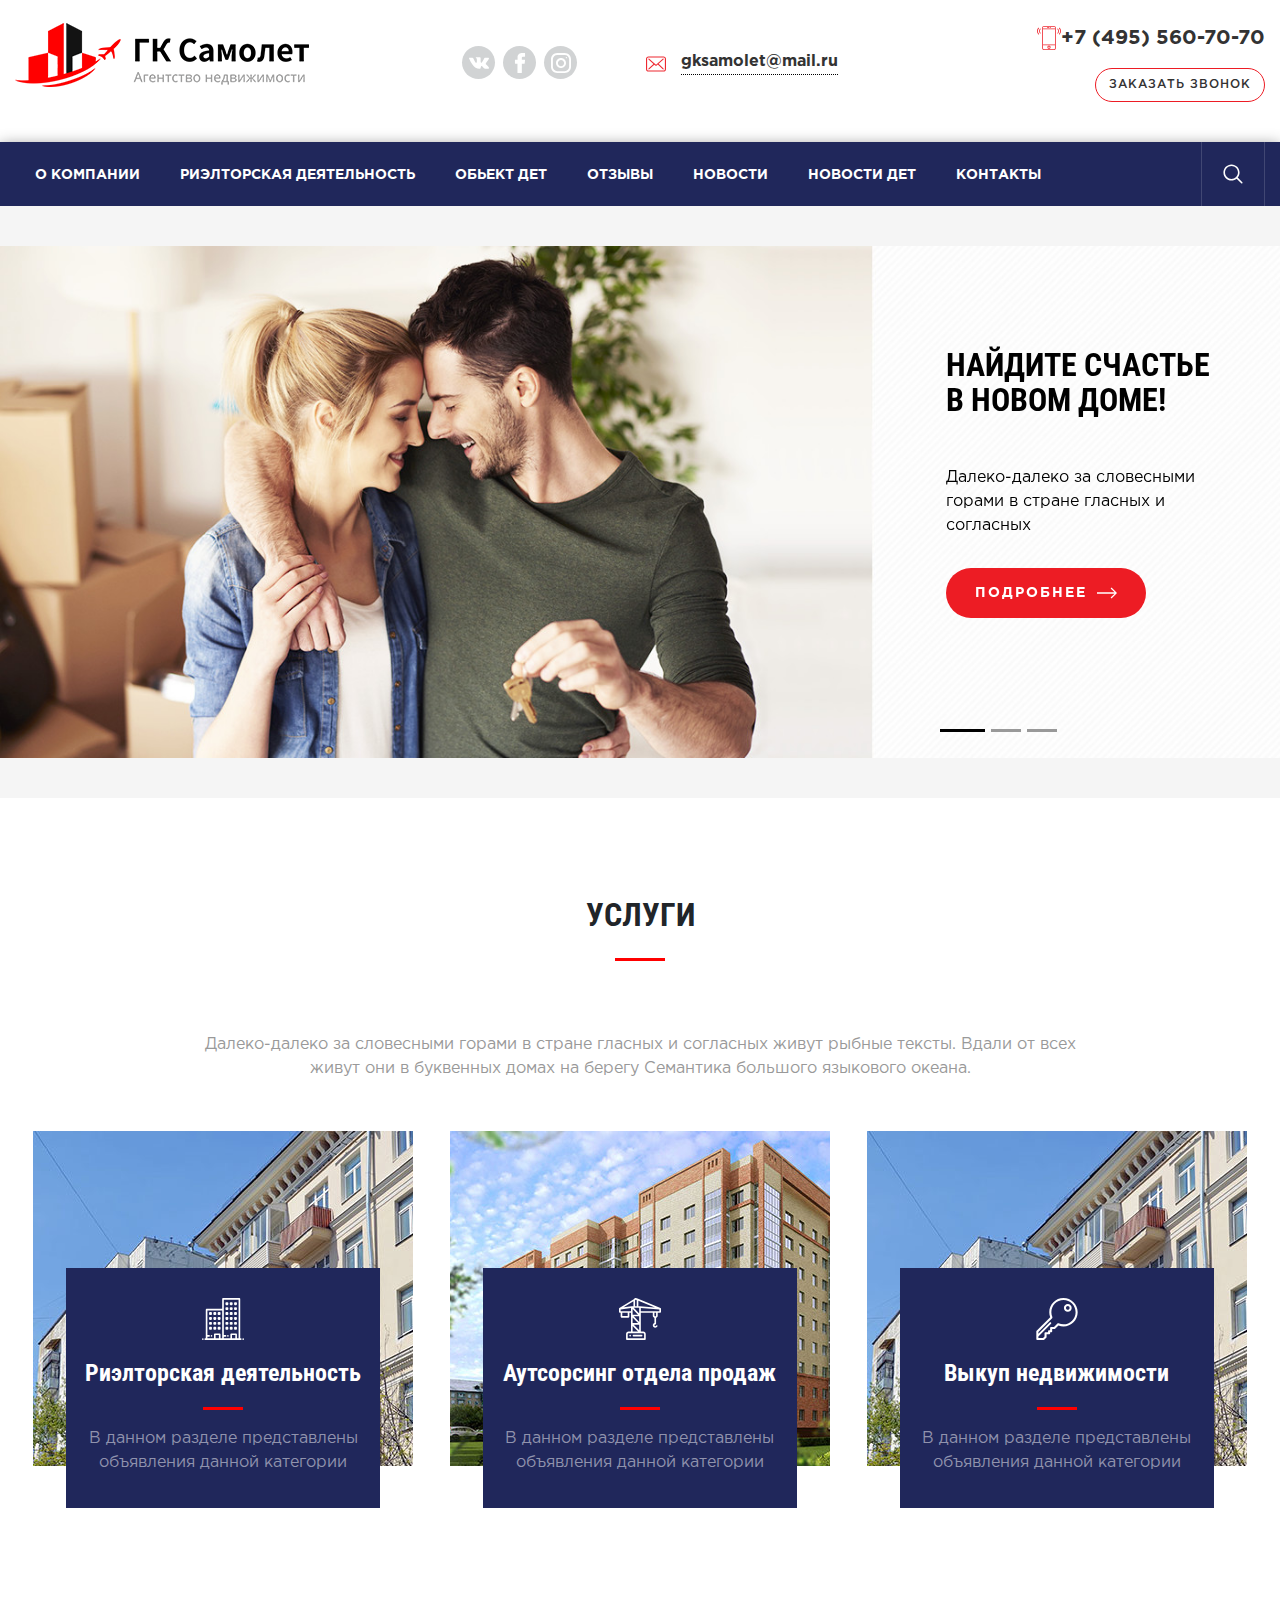
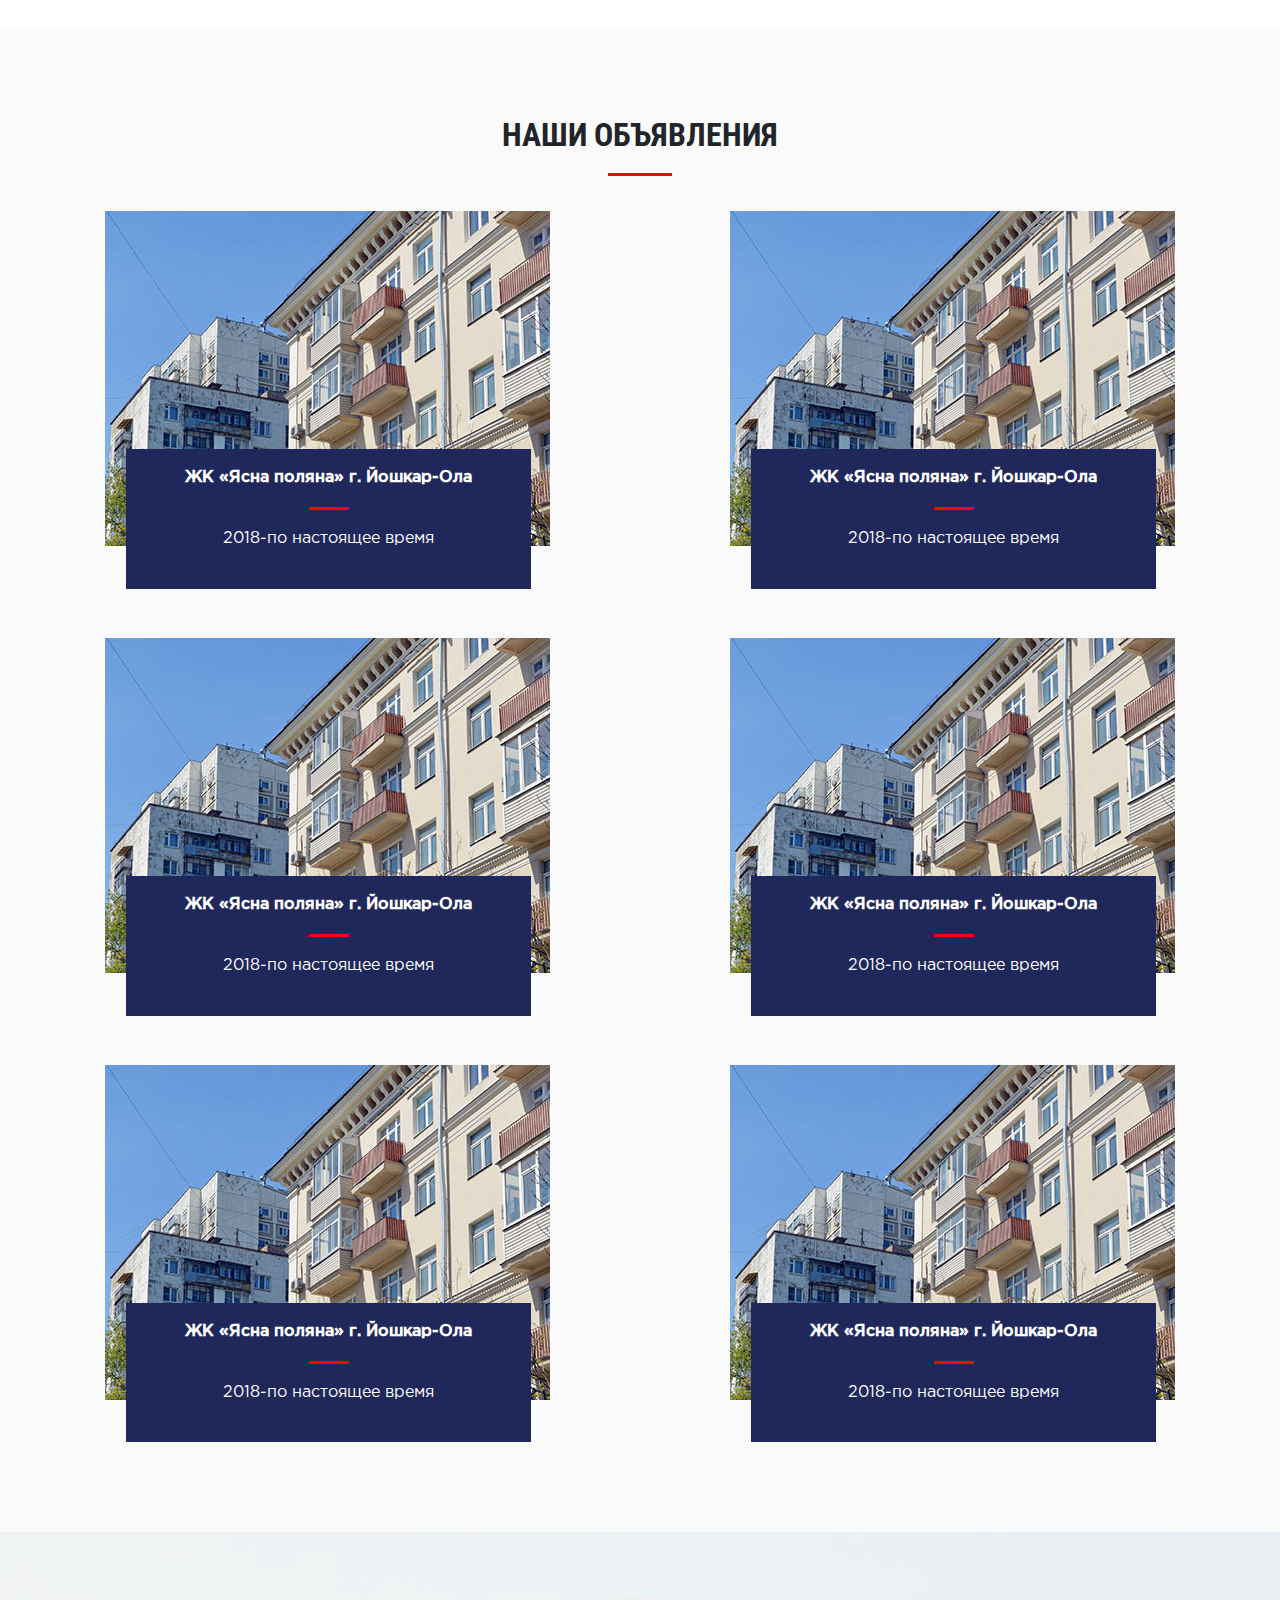
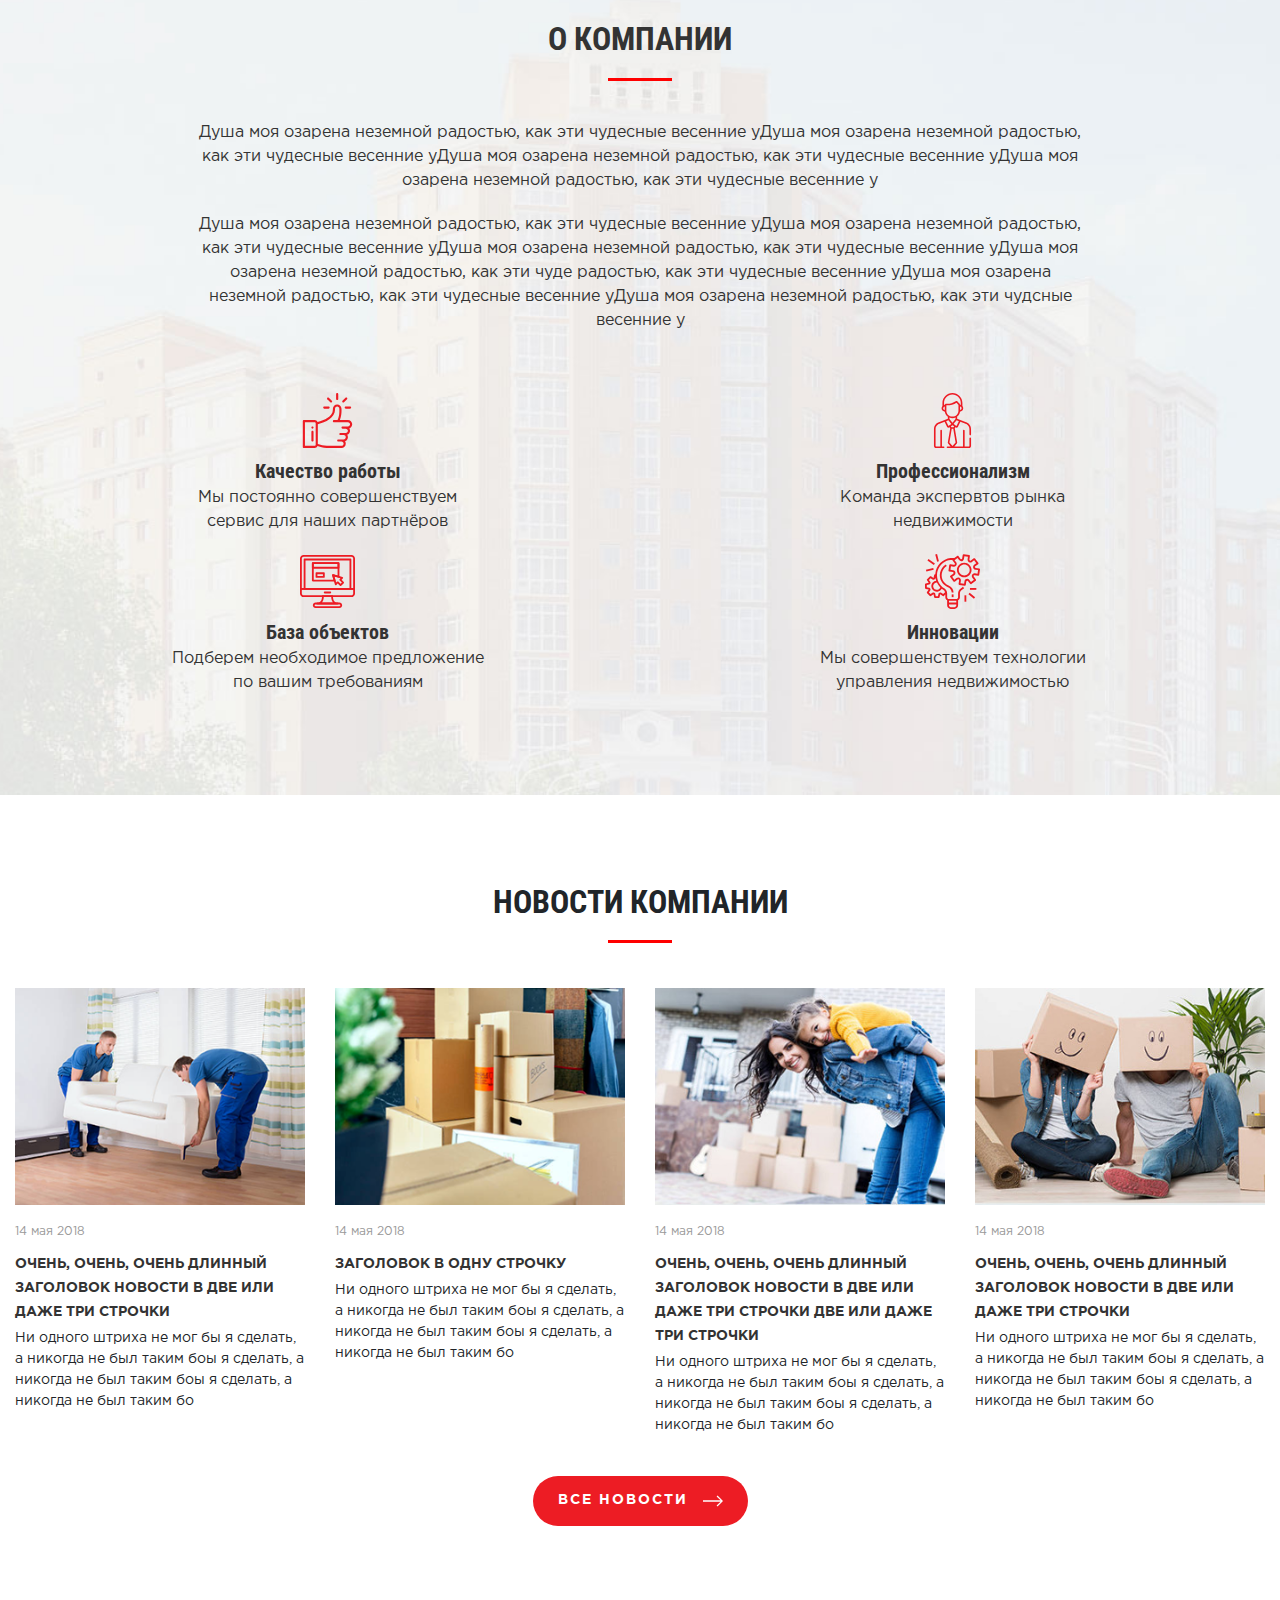
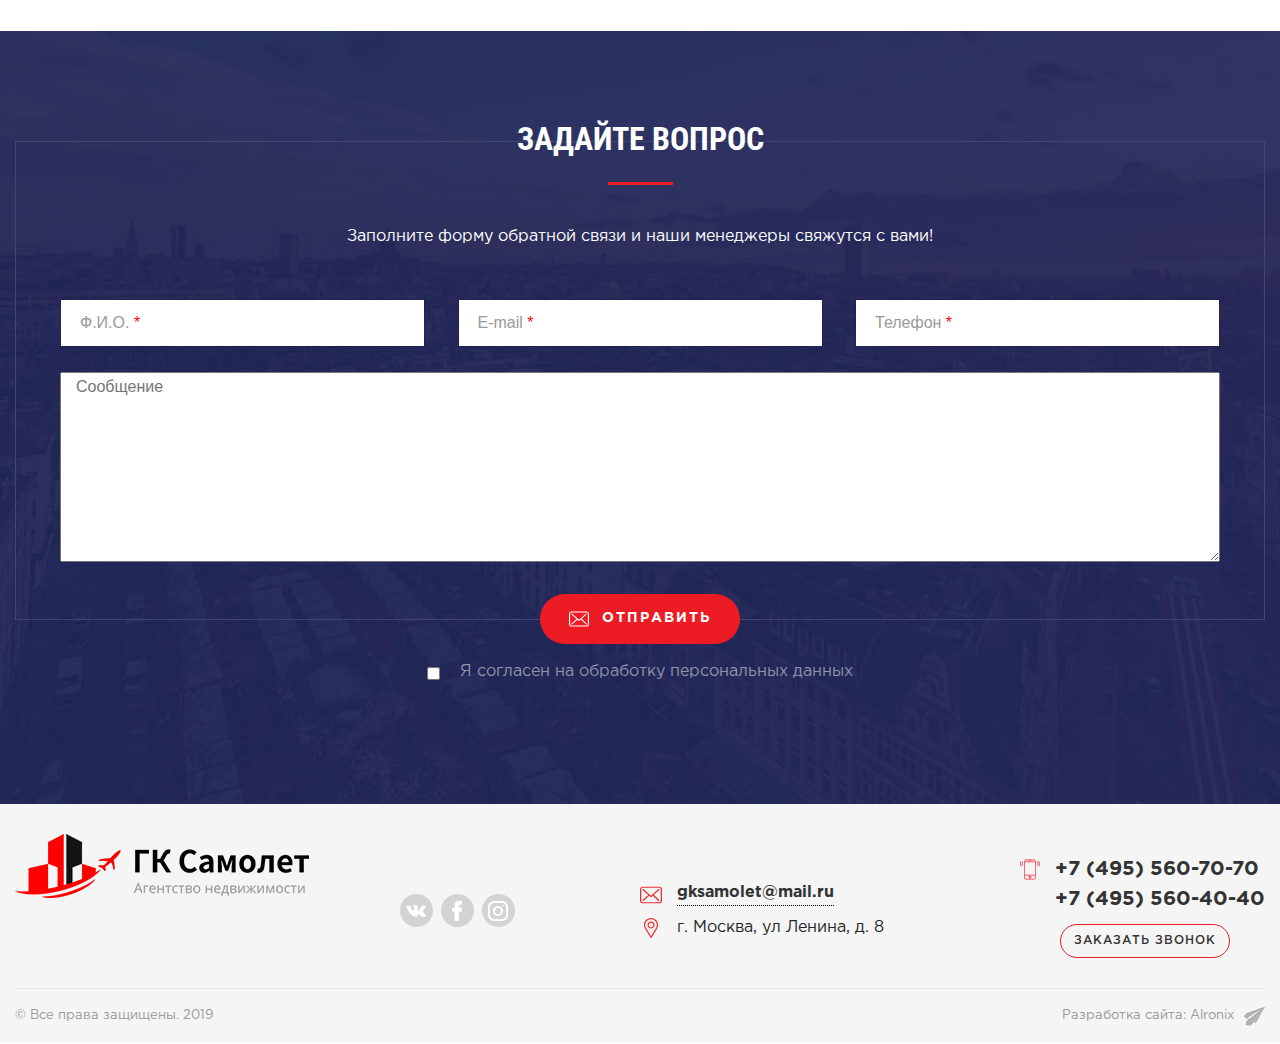
<file: gkl/index.html>
<!DOCTYPE html>
<html lang="ru">
<head>
	<meta charset="UTF-8">
	<title>ГК Самолет</title>
	<meta name="viewport" content="width=device-width, initial-scale=1, shrink-to-fit=no">
	<link rel="stylesheet" href="css/reset.css">
	<!-- <link rel="stylesheet" href="css/font-awesome.min.css"> -->
	<link rel="stylesheet" href="css/bootstrap.css">
<link rel="stylesheet" href="css/jquery.fancybox.min.css">
	<link rel="stylesheet" href="css/dark.css">
	<link rel="stylesheet" href="css/simple.css">
	<link rel="stylesheet" href="css/slick-theme.css">
	<link rel="stylesheet" href="css/slick.css">
	<link rel="stylesheet" href="fonts/fonts.css">
	<link rel="stylesheet" href="css/main.css">
	
</head>
<body>


<!-- мобильное меню -->


	<div class="brger_menu">
<div class="gggg">	
		Х
		</div>
		<ul>
			  	 		<li>
			  	 			<a href="about.html">
			  	 				О компании
			  	 			</a>
			  	 		</li>
			  	 		<li>
			  	 			<a href="uslugi.html">
			  	 				Риэлторская деятельность
			  	 			</a>
			  	 		</li>
			  	 		<li>
			  	 			<a href="reviews.html">
			  	 				Отзывы
			  	 			</a>
			  	 		</li>
			  	 		<li>
			  	 			<a href="news_main.html">
			  	 				Новости
			  	 			</a>
			  	 		</li>
			  	 		<li>
			  	 			<a href="contacts.html">
			  	 				контакты
			  	 			</a>
			  	 		</li>
			  	 	</ul>
	</div>







<!-- хедер -->

<header id="header" class="header">
	<div class="container visi">
		<div class="row">
			<div class="col-xl-4 col-lg-4 d-flex justify-content-lg-start justify-content-center">
				<div class="logo_wrap">
					<a href="index.html">
						<img src="img/logo.png" alt="">
					</a>
				</div>
			</div>
			<div class="col-xl-4 d-flex justify-content-lg-end col-lg-4 col-sm-7 justify-content-sm-start justify-content-center">
				<div class="header_mail_wrap flexc">
					<div class="header_social flexc">
						<a href="">
						<div class="header_social_irem">
							<svg version="1.1" id="Layer_1" xmlns="http://www.w3.org/2000/svg" xmlns:xlink="http://www.w3.org/1999/xlink" x="0px" y="0px"
	 viewBox="0 0 512 512" style="enable-background:new 0 0 512 512;" xml:space="preserve">
<path  d="M440.649,295.361c16.984,16.582,34.909,32.182,50.142,50.436
	c6.729,8.112,13.099,16.482,17.973,25.896c6.906,13.382,0.651,28.108-11.348,28.907l-74.59-0.034
	c-19.238,1.596-34.585-6.148-47.489-19.302c-10.327-10.519-19.891-21.714-29.821-32.588c-4.071-4.444-8.332-8.626-13.422-11.932
	c-10.182-6.609-19.021-4.586-24.84,6.034c-5.926,10.802-7.271,22.762-7.853,34.8c-0.799,17.564-6.108,22.182-23.751,22.986
	c-37.705,1.778-73.489-3.926-106.732-22.947c-29.308-16.768-52.034-40.441-71.816-67.24
	C58.589,258.194,29.094,200.852,2.586,141.904c-5.967-13.281-1.603-20.41,13.051-20.663c24.333-0.473,48.663-0.439,73.025-0.034
	c9.89,0.145,16.437,5.817,20.256,15.16c13.165,32.371,29.274,63.169,49.494,91.716c5.385,7.6,10.876,15.201,18.694,20.55
	c8.65,5.923,15.236,3.96,19.305-5.676c2.582-6.11,3.713-12.691,4.295-19.234c1.928-22.513,2.182-44.988-1.199-67.422
	c-2.076-14.001-9.962-23.065-23.933-25.714c-7.129-1.351-6.068-4.004-2.616-8.073c5.995-7.018,11.634-11.387,22.875-11.387h84.298
	c13.271,2.619,16.218,8.581,18.035,21.934l0.072,93.637c-0.145,5.169,2.582,20.51,11.893,23.931
	c7.452,2.436,12.364-3.526,16.836-8.251c20.183-21.421,34.588-46.737,47.457-72.951c5.711-11.527,10.622-23.497,15.381-35.458
	c3.526-8.875,9.059-13.242,19.056-13.049l81.132,0.072c2.406,0,4.84,0.035,7.17,0.434c13.671,2.33,17.418,8.211,13.195,21.561
	c-6.653,20.945-19.598,38.4-32.255,55.935c-13.53,18.721-28.001,36.802-41.418,55.634
	C424.357,271.756,425.336,280.424,440.649,295.361L440.649,295.361z"/>
</svg>
						</div>
						</a>
						<a href="">
						<div class="header_social_irem">
							<svg version="1.1" id="Layer_1" xmlns="http://www.w3.org/2000/svg" xmlns:xlink="http://www.w3.org/1999/xlink" x="0px" y="0px"
	 viewBox="0 0 512 512" style="enable-background:new 0 0 512 512;" xml:space="preserve">
<path  d="M134.941,272.691h56.123v231.051c0,4.562,3.696,8.258,8.258,8.258h95.159
	c4.562,0,8.258-3.696,8.258-8.258V273.78h64.519c4.195,0,7.725-3.148,8.204-7.315l9.799-85.061c0.269-2.34-0.472-4.684-2.038-6.44
	c-1.567-1.757-3.81-2.763-6.164-2.763h-74.316V118.88c0-16.073,8.654-24.224,25.726-24.224c2.433,0,48.59,0,48.59,0
	c4.562,0,8.258-3.698,8.258-8.258V8.319c0-4.562-3.696-8.258-8.258-8.258h-66.965C309.622,0.038,308.573,0,307.027,0
	c-11.619,0-52.006,2.281-83.909,31.63c-35.348,32.524-30.434,71.465-29.26,78.217v62.352h-58.918c-4.562,0-8.258,3.696-8.258,8.258
	v83.975C126.683,268.993,130.379,272.691,134.941,272.691z"/>

</svg>
						</div>
					</a>
						<a href="#">
						<div class="header_social_irem">
							<svg version="1.1" id="Capa_1" xmlns="http://www.w3.org/2000/svg" xmlns:xlink="http://www.w3.org/1999/xlink" x="0px" y="0px"
	 viewBox="0 0 512 512" style="enable-background:new 0 0 512 512;" xml:space="preserve">
<g>
	<g>
		<path d="M352,0H160C71.648,0,0,71.648,0,160v192c0,88.352,71.648,160,160,160h192c88.352,0,160-71.648,160-160V160
			C512,71.648,440.352,0,352,0z M464,352c0,61.76-50.24,112-112,112H160c-61.76,0-112-50.24-112-112V160C48,98.24,98.24,48,160,48
			h192c61.76,0,112,50.24,112,112V352z"/>
	</g>
</g>
<g>
	<g>
		<path d="M256,128c-70.688,0-128,57.312-128,128s57.312,128,128,128s128-57.312,128-128S326.688,128,256,128z M256,336
			c-44.096,0-80-35.904-80-80c0-44.128,35.904-80,80-80s80,35.872,80,80C336,300.096,300.096,336,256,336z"/>
	</g>
</g>
<g>
	<g>
		<circle cx="393.6" cy="118.4" r="17.056"/>
	</g>
</g>

</svg>

						</div>
					</a>

					</div>

					<div class="header_mail flexc">
						<div class="header_mail_ikon">
							<svg version="1.1" id="Capa_1" xmlns="http://www.w3.org/2000/svg" xmlns:xlink="http://www.w3.org/1999/xlink" x="0px" y="0px"
	 viewBox="0 0 483.3 483.3" style="enable-background:new 0 0 483.3 483.3;" xml:space="preserve">
<g>
	<g>
		<path d="M424.3,57.75H59.1c-32.6,0-59.1,26.5-59.1,59.1v249.6c0,32.6,26.5,59.1,59.1,59.1h365.1c32.6,0,59.1-26.5,59.1-59.1
			v-249.5C483.4,84.35,456.9,57.75,424.3,57.75z M456.4,366.45c0,17.7-14.4,32.1-32.1,32.1H59.1c-17.7,0-32.1-14.4-32.1-32.1v-249.5
			c0-17.7,14.4-32.1,32.1-32.1h365.1c17.7,0,32.1,14.4,32.1,32.1v249.5H456.4z"/>
		<path d="M304.8,238.55l118.2-106c5.5-5,6-13.5,1-19.1c-5-5.5-13.5-6-19.1-1l-163,146.3l-31.8-28.4c-0.1-0.1-0.2-0.2-0.2-0.3
			c-0.7-0.7-1.4-1.3-2.2-1.9L78.3,112.35c-5.6-5-14.1-4.5-19.1,1.1c-5,5.6-4.5,14.1,1.1,19.1l119.6,106.9L60.8,350.95
			c-5.4,5.1-5.7,13.6-0.6,19.1c2.7,2.8,6.3,4.3,9.9,4.3c3.3,0,6.6-1.2,9.2-3.6l120.9-113.1l32.8,29.3c2.6,2.3,5.8,3.4,9,3.4
			c3.2,0,6.5-1.2,9-3.5l33.7-30.2l120.2,114.2c2.6,2.5,6,3.7,9.3,3.7c3.6,0,7.1-1.4,9.8-4.2c5.1-5.4,4.9-14-0.5-19.1L304.8,238.55z"
			/>
	</g>
</g>
</svg>
						</div>
						<a href="mailto:gksamolet@mail.ru">	
							<div class="header_mail_text">
								gksamolet@mail.ru
							</div>
						</a>
					</div>
				</div>
			</div>
			<div class="col-xl-4 d-flex justify-content-sm-end col-lg-4 col-sm-5  justify-content-center" >
				<div class="header_phone_wrap flexc">
					<div class="header_phone_item flexc">
						<div class="header_phone_ikon">
							<svg version="1.1" id="Capa_1"  xmlns="http://www.w3.org/2000/svg" xmlns:xlink="http://www.w3.org/1999/xlink" x="0px" y="0px"
	 viewBox="0 0 60 60" style="enable-background:new 0 0 60 60;" xml:space="preserve">
<g>
	<path d="M42.595,0H17.405C14.977,0,13,1.977,13,4.405v51.189C13,58.023,14.977,60,17.405,60h25.189C45.023,60,47,58.023,47,55.595
		V4.405C47,1.977,45.023,0,42.595,0z M15,8h30v38H15V8z M17.405,2h25.189C43.921,2,45,3.079,45,4.405V6H15V4.405
		C15,3.079,16.079,2,17.405,2z M42.595,58H17.405C16.079,58,15,56.921,15,55.595V48h30v7.595C45,56.921,43.921,58,42.595,58z"/>
	<path d="M30,49c-2.206,0-4,1.794-4,4s1.794,4,4,4s4-1.794,4-4S32.206,49,30,49z M30,55c-1.103,0-2-0.897-2-2s0.897-2,2-2
		s2,0.897,2,2S31.103,55,30,55z"/>
	<path d="M26,5h4c0.553,0,1-0.447,1-1s-0.447-1-1-1h-4c-0.553,0-1,0.447-1,1S25.447,5,26,5z"/>
	<path d="M33,5h1c0.553,0,1-0.447,1-1s-0.447-1-1-1h-1c-0.553,0-1,0.447-1,1S32.447,5,33,5z"/>
	<path d="M56.612,4.569c-0.391-0.391-1.023-0.391-1.414,0s-0.391,1.023,0,1.414c3.736,3.736,3.736,9.815,0,13.552
		c-0.391,0.391-0.391,1.023,0,1.414c0.195,0.195,0.451,0.293,0.707,0.293s0.512-0.098,0.707-0.293
		C61.128,16.434,61.128,9.085,56.612,4.569z"/>
	<path d="M52.401,6.845c-0.391-0.391-1.023-0.391-1.414,0s-0.391,1.023,0,1.414c1.237,1.237,1.918,2.885,1.918,4.639
		s-0.681,3.401-1.918,4.638c-0.391,0.391-0.391,1.023,0,1.414c0.195,0.195,0.451,0.293,0.707,0.293s0.512-0.098,0.707-0.293
		c1.615-1.614,2.504-3.764,2.504-6.052S54.017,8.459,52.401,6.845z"/>
	<path d="M4.802,5.983c0.391-0.391,0.391-1.023,0-1.414s-1.023-0.391-1.414,0c-4.516,4.516-4.516,11.864,0,16.38
		c0.195,0.195,0.451,0.293,0.707,0.293s0.512-0.098,0.707-0.293c0.391-0.391,0.391-1.023,0-1.414
		C1.065,15.799,1.065,9.72,4.802,5.983z"/>
	<path d="M9.013,6.569c-0.391-0.391-1.023-0.391-1.414,0c-1.615,1.614-2.504,3.764-2.504,6.052s0.889,4.438,2.504,6.053
		c0.195,0.195,0.451,0.293,0.707,0.293s0.512-0.098,0.707-0.293c0.391-0.391,0.391-1.023,0-1.414
		c-1.237-1.237-1.918-2.885-1.918-4.639S7.775,9.22,9.013,7.983C9.403,7.593,9.403,6.96,9.013,6.569z"/>
</g>

</svg>

						</div>
						<a href="tel:+74955607070">	
							<div class="header_phone_text">
								+7 (495) 560-70-70
							</div>
						</a>
					</div>

                    <a data-fancybox data-src="#hisd">
						<div class="header_phone_button">
							Заказать звонок
						</div>
					</a>
				
				</div>
			</div>
		</div>
	</div>
</header>


<!-- фиксрованное меню -->

<div id="back-top">
	

<section id="main_menu" class="main_menu">
	
	<div class="menu_zindex">
	<div class="container">
		<div class="row">
			<div class="col">
			  <div class="main_menu_wrap flexc">


	
	<div class="mob_men">
		<!-- бургер -->
		<button class="toggle-hamburger">
  						<span>menu toggle</span>
					</button>

	</div>


			  	 <div class="main_menu_item">
			  	 	<ul>
			  	 		<li>
			  	 			<a href="about.html">
			  	 				О компании
			  	 			</a>
			  	 		</li>
			  	 		<li>
			  	 			<a href="uslugi.html">
			  	 				Риэлторская деятельность
			  	 			</a>
			  	 		</li>
			  	 		<li>
			  	 			<a href="reviews.html">
			  	 				Отзывы
			  	 			</a>
			  	 		</li>
			  	 		<li>
			  	 			<a href="news_main.html">
			  	 				Новости
			  	 			</a>
			  	 		</li>
			  	 		<li>
			  	 			<a href="contacts.html">
			  	 				контакты
			  	 			</a>
			  	 		</li>
			  	 	</ul>
			  	 </div>
			  	 <div class="main_menu_serch">
			  	 	<svg version="1.1" xmlns="http://www.w3.org/2000/svg" viewBox="0 0 512 512" xmlns:xlink="http://www.w3.org/1999/xlink" enable-background="new 0 0 512 512">
  <g>
    <path d="M495,466.2L377.2,348.4c29.2-35.6,46.8-81.2,46.8-130.9C424,103.5,331.5,11,217.5,11C103.4,11,11,103.5,11,217.5   S103.4,424,217.5,424c49.7,0,95.2-17.5,130.8-46.7L466.1,495c8,8,20.9,8,28.9,0C503,487.1,503,474.1,495,466.2z M217.5,382.9   C126.2,382.9,52,308.7,52,217.5S126.2,52,217.5,52C308.7,52,383,126.3,383,217.5S308.7,382.9,217.5,382.9z"/>
  </g>
</svg>
			  	 </div>
			  </div>	
			</div>
		</div>
	</div>
</div>
<div class="hidden_serch">
		<div class="container">
			<div class="row">
				<div class="col d-flex justify-content-end">
					<div class="serch_fo">
						<input type="search" placeholder="Поиск по сайту...">

<button>Найти</button>
					</div>
				</div>
			</div>
		</div>
	</div>
</section>



</div>



<!-- видимое меню -->


<section id="main_menu" class="main_menu visi">
	
	<div class="menu_zindex">
	<div class="container visi">
		<div class="row">
			<div class="col">
			  <div class="main_menu_wrap flexc">

	<div class="mob_men">
		<!-- бургер -->
		<button class="toggle-hamburger ">
  						<span>menu toggle</span>
					</button>

	</div>


			  	 <div class="main_menu_item">
			  	 	<ul>
			  	 		<li>
			  	 			<a href="about.html">
			  	 				О компании
			  	 			</a>
			  	 		</li>
			  	 		<li>
			  	 			<a href="uslugi.html">
			  	 				Риэлторская деятельность
			  	 			</a>
			  	 		</li>
			  	 		<li>
			  	 			<a href="services_in.html">
			  	 				Обьект дет
			  	 			</a>
			  	 		</li>
			  	 		<li>
			  	 			<a href="reviews.html">
			  	 				Отзывы
			  	 			</a>
			  	 		</li>
			  	 		<li>
			  	 			<a href="news_main.html">
			  	 				Новости
			  	 			</a>
			  	 		</li>
			  	 		<li>
			  	 			<a href="news.html">
			  	 				Новости дет
			  	 			</a>
			  	 		</li>
			  	 		<li>
			  	 			<a href="contacts.html">
			  	 				контакты
			  	 			</a>
			  	 		</li>
			  	 	</ul>
			  	 </div>
			  	 <div class="main_menu_serch">
			  	 	<svg version="1.1" xmlns="http://www.w3.org/2000/svg" viewBox="0 0 512 512" xmlns:xlink="http://www.w3.org/1999/xlink" enable-background="new 0 0 512 512">
  <g>
    <path d="M495,466.2L377.2,348.4c29.2-35.6,46.8-81.2,46.8-130.9C424,103.5,331.5,11,217.5,11C103.4,11,11,103.5,11,217.5   S103.4,424,217.5,424c49.7,0,95.2-17.5,130.8-46.7L466.1,495c8,8,20.9,8,28.9,0C503,487.1,503,474.1,495,466.2z M217.5,382.9   C126.2,382.9,52,308.7,52,217.5S126.2,52,217.5,52C308.7,52,383,126.3,383,217.5S308.7,382.9,217.5,382.9z"/>
  </g>
</svg>
			  	 </div>
			  </div>	
			</div>
		</div>
	</div>
</div>
<div class="hidden_serch">
		<div class="container">
			<div class="row">
				<div class="col d-flex justify-content-end">
					<div class="serch_fo">
						<input type="search" placeholder="Поиск по сайту...">

<button>Найти</button>
					</div>
				</div>
			</div>
		</div>
	</div>
</section>








<!-- хедер -->






	
	<section id="maincarousel">
		<div class="container visi">
			<div class="row">


		<div id="carouselExampleIndicators" class="carousel slide" data-ride="carousel">
		  <ol class="carousel-indicators">
		    <li data-target="#carouselExampleIndicators" data-slide-to="0" class="active"></li>
		    <li data-target="#carouselExampleIndicators" data-slide-to="1"></li>
		    <li data-target="#carouselExampleIndicators" data-slide-to="2"></li>
		  </ol>
		  <div class="carousel-inner">
		    <div class="carousel-item active">

		      <div class="carouseldesc">
		      	<img src="img/carousel1.jpg" class="d-block w-100 carousdesc" alt="...">
		      </div>
		      <div class="carouselmob">
		      	<img src="img/bg_carou_mob.jpg" class="d-block w-100 carousdesc" alt="...">
		      </div>
		      <div class="carousel-caption text-left">
					    <h1>найдите счастье<br> в новом доме!</h1>
					    <p class="desc">Далеко-далеко за словесными горами в стране гласных и согласных</p>
					   <a href="">
					    <div class="slide_button">
					    		<div class="contact_form_button flexc">
								
								<span>Подробнее</span>
								<span class="button_ikon">
									<svg version="1.1" id="Layer_1" xmlns="http://www.w3.org/2000/svg" xmlns:xlink="http://www.w3.org/1999/xlink" x="0px" y="0px"
	 viewBox="0 0 476.213 476.213" style="enable-background:new 0 0 476.213 476.213;" xml:space="preserve">
<polygon points="345.606,107.5 324.394,128.713 418.787,223.107 0,223.107 0,253.107 418.787,253.107 324.394,347.5 
	345.606,368.713 476.213,238.106 "/>
<g>

</svg>
								</span>
							</div>
					    </div>
                       </a>


					  </div>
		    </div>
		    <div class="carousel-item">
		      
		      <div class="carouseldesc">
		      	<img src="img/carousel1.jpg" class="d-block w-100 carousdesc" alt="...">
		      </div>
		      <div class="carouselmob">
		      	<img src="img/bg_carou_mob.jpg" class="d-block w-100 carousdesc" alt="...">
		      </div>
		      <div class="carousel-caption text-left">
					    <h1>найдите счастье<br> в новом доме!</h1>
					    <p class="desc">Далеко-далеко за словесными горами в стране гласных и согласных</p>
					     <a href="">
					    <div class="slide_button">
					    		<div class="contact_form_button flexc">
								
								<span>Подробнее</span>
								<span class="button_ikon">
									<svg version="1.1" id="Layer_1" xmlns="http://www.w3.org/2000/svg" xmlns:xlink="http://www.w3.org/1999/xlink" x="0px" y="0px"
	 viewBox="0 0 476.213 476.213" style="enable-background:new 0 0 476.213 476.213;" xml:space="preserve">
<polygon points="345.606,107.5 324.394,128.713 418.787,223.107 0,223.107 0,253.107 418.787,253.107 324.394,347.5 
	345.606,368.713 476.213,238.106 "/>
<g>

</svg>
								</span>
							</div>
					    </div>
                       </a>
					  </div>
		    </div>
		    <div class="carousel-item">
		      
		      <div class="carouseldesc">
		      	<img src="img/carousel1.jpg" class="d-block w-100 carousdesc" alt="...">
		      </div>
		      <div class="carouselmob">
		      	<img src="img/bg_carou_mob.jpg" class="d-block w-100 carousdesc" alt="...">
		      </div>
		      <div class="carousel-caption text-left">
					    <h1>найдите счастье<br> в новом доме!</h1>
					    <p class="desc">Далеко-далеко за словесными горами в стране гласных и согласных</p>
					     <a href="">
					    <div class="slide_button">
					    		<div class="contact_form_button flexc">
								
								<span>Подробнее</span>
								<span class="button_ikon">
									<svg version="1.1" id="Layer_1" xmlns="http://www.w3.org/2000/svg" xmlns:xlink="http://www.w3.org/1999/xlink" x="0px" y="0px"
	 viewBox="0 0 476.213 476.213" style="enable-background:new 0 0 476.213 476.213;" xml:space="preserve">
<polygon points="345.606,107.5 324.394,128.713 418.787,223.107 0,223.107 0,253.107 418.787,253.107 324.394,347.5 
	345.606,368.713 476.213,238.106 "/>
<g>

</svg>
								</span>
							</div>
					    </div>
                       </a>
					  </div>
		    </div>
		  </div>
		  <div class="ololo">
		  <div class="controlsleft">
			  <a class="carousel-control-prev" href="#carouselExampleIndicators" role="button" data-slide="prev">
			    <span> <img src="img/Group8left.png" alt=""> </span>
			    <span class="sr-only">Previous</span>
			  </a>
		  </div>
		  <div class="controlsright">
			  <a class="carousel-control-next" href="#carouselExampleIndicators" role="button" data-slide="next">
			    <span> <img src="img/Group8right.png" alt=""> </span>
			    <span class="sr-only">Next</span>
			  </a>
		  </div>
		  </div>
		  
		</div>
		</div>
		</div>
	</section>


	<section id="services" class="services mai_serv">
		<div class="container visi">
			<div class="row">
				<div class="col">
					<div class="services_titl">
						<h2>
							Услуги
						</h2>
					</div>
					<div class="services_titl_text">
						<p>
							Далеко-далеко за словесными горами в стране гласных и согласных живут рыбные тексты. Вдали от всех живут они в буквенных домах на берегу Семантика большого языкового океана.
						</p>
					</div>
				</div>
			</div>
			<div class="row">
				<div class="col">

	<!-- обертка				 -->
					<div class="services_wrap flexc">

<!-- карточка -->
						<div class="services_card">
							<div class="services_card_foto">
								<img src="img/serv1.jpg" alt="">
							</div>
							<div class="services_card_desc">
								<div class="services_card_ikon">
									<svg version="1.1" id="Capa_1" xmlns="http://www.w3.org/2000/svg" xmlns:xlink="http://www.w3.org/1999/xlink" x="0px" y="0px"
	 viewBox="0 0 512.002 512.002" style="enable-background:new 0 0 512.002 512.002;" xml:space="preserve">
<g>
	<g>
		<g>
			<path d="M96,207.001h15c5.523,0,10-4.478,10-10v-14.999c0-5.523-4.477-10-10-10H96c-5.524,0-10,4.477-10,10v14.999
				C86,202.523,90.476,207.001,96,207.001z"/>
			<path d="M96,267.002h15c5.523,0,10-4.478,10-10V242c0-5.523-4.477-10-10-10H96c-5.524,0-10,4.477-10,10v15.002
				C86,262.524,90.476,267.002,96,267.002z"/>
			<path d="M96,327h15c5.523,0,10-4.477,10-10v-14.999c0-5.522-4.477-10-10-10H96c-5.524,0-10,4.478-10,10V317
				C86,322.522,90.476,327,96,327z"/>
			<path d="M96,386.997h15c5.523,0,10-4.478,10-10v-14.998c0-5.522-4.477-10-10-10H96c-5.524,0-10,4.478-10,10v14.998
				C86,382.519,90.476,386.997,96,386.997z"/>
			<path d="M148.5,207.001h15.001c5.522,0,10-4.478,10-10v-14.999c0-5.523-4.478-10-10-10H148.5c-5.523,0-10,4.477-10,10v14.999
				C138.5,202.523,142.977,207.001,148.5,207.001z"/>
			<path d="M148.5,267.002h15.001c5.522,0,10-4.478,10-10V242c0-5.523-4.478-10-10-10H148.5c-5.523,0-10,4.477-10,10v15.002
				C138.5,262.524,142.977,267.002,148.5,267.002z"/>
			<path d="M148.5,327h15.001c5.522,0,10-4.477,10-10v-14.999c0-5.522-4.478-10-10-10H148.5c-5.523,0-10,4.478-10,10V317
				C138.5,322.522,142.977,327,148.5,327z"/>
			<path d="M148.5,386.997h15.001c5.522,0,10-4.478,10-10v-14.998c0-5.522-4.478-10-10-10H148.5c-5.523,0-10,4.478-10,10v14.998
				C138.5,382.519,142.977,386.997,148.5,386.997z"/>
			<path d="M201.001,207.001h15.001c5.523,0,10-4.478,10-10v-14.999c0-5.523-4.477-10-10-10h-15.001c-5.522,0-10,4.477-10,10v14.999
				C191.001,202.523,195.478,207.001,201.001,207.001z"/>
			<path d="M201.001,267.002h15.001c5.523,0,10-4.478,10-10V242c0-5.523-4.477-10-10-10h-15.001c-5.522,0-10,4.477-10,10v15.002
				C191.001,262.524,195.478,267.002,201.001,267.002z"/>
			<path d="M201.001,327h15.001c5.523,0,10-4.477,10-10v-14.999c0-5.522-4.477-10-10-10h-15.001c-5.522,0-10,4.478-10,10V317
				C191.001,322.522,195.478,327,201.001,327z"/>
			<path d="M201.001,386.997h15.001c5.523,0,10-4.478,10-10v-14.998c0-5.522-4.477-10-10-10h-15.001c-5.522,0-10,4.478-10,10v14.998
				C191.001,382.519,195.478,386.997,201.001,386.997z"/>
			<path d="M296,207.001h15c5.523,0,10-4.478,10-10v-14.999c0-5.523-4.477-10-10-10h-15c-5.524,0-10,4.477-10,10v14.999
				C286,202.523,290.476,207.001,296,207.001z"/>
			<path d="M296,147.003h15c5.523,0,10-4.478,10-10v-14.998c0-5.522-4.477-10-10-10h-15c-5.524,0-10,4.478-10,10v14.998
				C286,142.525,290.476,147.003,296,147.003z"/>
			<path d="M296,87.006h15c5.523,0,10-4.478,10-10V62.003c0-5.522-4.477-10-10-10h-15c-5.524,0-10,4.478-10,10v15.003
				C286,82.528,290.476,87.006,296,87.006z"/>
			<path d="M296,267.002h15c5.523,0,10-4.478,10-10V242c0-5.523-4.477-10-10-10h-15c-5.524,0-10,4.477-10,10v15.002
				C286,262.524,290.476,267.002,296,267.002z"/>
			<path d="M296,327h15c5.523,0,10-4.477,10-10v-14.999c0-5.522-4.477-10-10-10h-15c-5.524,0-10,4.478-10,10V317
				C286,322.522,290.476,327,296,327z"/>
			<path d="M296,386.997h15c5.523,0,10-4.478,10-10v-14.998c0-5.522-4.477-10-10-10h-15c-5.524,0-10,4.478-10,10v14.998
				C286,382.519,290.476,386.997,296,386.997z"/>
			<path d="M348.5,207.001h15c5.523,0,10-4.478,10-10v-14.999c0-5.523-4.477-10-10-10h-15c-5.522,0-10,4.477-10,10v14.999
				C338.5,202.523,342.978,207.001,348.5,207.001z"/>
			<path d="M348.5,147.003h15c5.523,0,10-4.478,10-10v-14.998c0-5.522-4.477-10-10-10h-15c-5.522,0-10,4.478-10,10v14.998
				C338.5,142.525,342.978,147.003,348.5,147.003z"/>
			<path d="M348.5,87.006h15c5.523,0,10-4.478,10-10V62.003c0-5.522-4.477-10-10-10h-15c-5.522,0-10,4.478-10,10v15.003
				C338.5,82.528,342.978,87.006,348.5,87.006z"/>
			<path d="M348.5,267.002h15c5.523,0,10-4.478,10-10V242c0-5.523-4.477-10-10-10h-15c-5.522,0-10,4.477-10,10v15.002
				C338.5,262.524,342.978,267.002,348.5,267.002z"/>
			<path d="M348.5,327h15c5.523,0,10-4.477,10-10v-14.999c0-5.522-4.477-10-10-10h-15c-5.522,0-10,4.478-10,10V317
				C338.5,322.522,342.978,327,348.5,327z"/>
			<path d="M348.5,386.997h15c5.523,0,10-4.478,10-10v-14.998c0-5.522-4.477-10-10-10h-15c-5.522,0-10,4.478-10,10v14.998
				C338.5,382.519,342.978,386.997,348.5,386.997z"/>
			<path d="M401,207.001h14.999c5.522,0,10-4.478,10-10v-14.999c0-5.523-4.478-10-10-10H401c-5.522,0-10,4.477-10,10v14.999
				C391,202.523,395.478,207.001,401,207.001z"/>
			<path d="M401,147.003h14.999c5.522,0,10-4.478,10-10v-14.998c0-5.522-4.478-10-10-10H401c-5.522,0-10,4.478-10,10v14.998
				C391,142.525,395.478,147.003,401,147.003z"/>
			<path d="M401,87.006h14.999c5.522,0,10-4.478,10-10V62.003c0-5.522-4.478-10-10-10H401c-5.522,0-10,4.478-10,10v15.003
				C391,82.528,395.478,87.006,401,87.006z"/>
			<path d="M401,267.002h14.999c5.522,0,10-4.478,10-10V242c0-5.523-4.478-10-10-10H401c-5.522,0-10,4.477-10,10v15.002
				C391,262.524,395.478,267.002,401,267.002z"/>
			<path d="M401,327h14.999c5.522,0,10-4.477,10-10v-14.999c0-5.522-4.478-10-10-10H401c-5.522,0-10,4.478-10,10V317
				C391,322.522,395.478,327,401,327z"/>
			<path d="M401,386.997h14.999c5.522,0,10-4.478,10-10v-14.998c0-5.522-4.478-10-10-10H401c-5.522,0-10,4.478-10,10v14.998
				C391,382.519,395.478,386.997,401,386.997z"/>
			<path d="M115.764,452.003c-5.523,0-10,4.478-10,10c0,5.523,4.477,10,10,10H116c5.522,0,10-4.477,10-10s-4.478-10-10-10H115.764z"
				/>
			<path d="M315.764,452.003c-5.523,0-10,4.478-10,10c0,5.523,4.477,10,10,10h0.235c5.522,0,10-4.477,10-10c0-5.522-4.478-10-10-10
				H315.764z"/>
			<path d="M10.236,492.001H10c-5.524,0-10,4.478-10,10c0,5.522,4.476,10,10,10h0.236c5.522,0,10-4.478,10-10
				C20.236,496.478,15.759,492.001,10.236,492.001z"/>
			<path d="M502.002,492.001h-0.238c-5.523,0-10,4.478-10,10c0,5.522,4.477,10,10,10h0.238c5.523,0,10-4.478,10-10
				C512.002,496.478,507.524,492.001,502.002,492.001z"/>
			<path d="M473.034,492.001h-7.037v-482c0-5.523-4.478-10-10-10H256c-5.524,0-10,4.477-10,10v122.003H56c-5.524,0-10,4.478-10,10
				v349.997h-7.033c-5.523,0-10,4.478-10,10c0,5.522,4.477,10,10,10H56h100h60.002H256h100h59.999h39.998h0.001H456h17.034
				c5.523,0,10-4.478,10-10C483.034,496.478,478.557,492.001,473.034,492.001z M206.002,492.001H166v-39.997h40.002V492.001z
				 M246,492.001h-19.998v-49.997c0-5.522-4.477-10-10-10H156c-5.524,0-10,4.478-10,10v49.997H66v-19.998h21.034
				c5.522,0,10-4.477,10-10c0-5.522-4.478-10-10-10H66V152.004h180V492.001z M405.999,492.001H366v-39.997h39.999V492.001z
				 M445.997,492.001h-19.998v-49.997c0-5.522-4.478-10-10-10H356c-5.523,0-10,4.478-10,10v49.997h-80v-19.998h21.033
				c5.523,0,10-4.477,10-10c0-5.522-4.477-10-10-10H266V142.004V20.001h179.997V492.001z"/>
		</g>
	</g>
</g>
</svg>
								</div>
								<div class="services_card_titl">
									<h3>
										Риэлторская деятельность	
									</h3>
								</div>
								<div class="services_card_text">
									<div class="services_card_text_visi">
										В данном разделе представлены объявления данной категории
									</div>
									<div class="services_card_text_hidden flexc">
										<div class="services_card_btn_text">
											Подробнее
										</div>
										<div class="services_card_btn_ikon">
											<svg version="1.1" id="Layer_1" xmlns="http://www.w3.org/2000/svg" xmlns:xlink="http://www.w3.org/1999/xlink" x="0px" y="0px"
	 viewBox="0 0 476.213 476.213" style="enable-background:new 0 0 476.213 476.213;" xml:space="preserve">
<polygon points="345.606,107.5 324.394,128.713 418.787,223.107 0,223.107 0,253.107 418.787,253.107 324.394,347.5 
	345.606,368.713 476.213,238.106 "/>

</svg>
										</div>
									</div>
								</div>

							</div>
						</div>

<!-- карточка -->
						<div class="services_card">
							<div class="services_card_foto">
								<img src="img/layer_17.jpg" alt="">
							</div>
							<div class="services_card_desc">
								<div class="services_card_ikon">
									<svg version="1.1" id="Capa_1" xmlns="http://www.w3.org/2000/svg" xmlns:xlink="http://www.w3.org/1999/xlink" x="0px" y="0px"
	 viewBox="0 0 512 512" style="enable-background:new 0 0 512 512;" xml:space="preserve">
<g>
	<g>
		<path d="M136,449c-5.52,0-10,4.48-10,10c0,5.52,4.48,10,10,10s10-4.48,10-10C146,453.48,141.52,449,136,449z"/>
	</g>
</g>
<g>
	<g>
		<path d="M276,449H176c-5.523,0-10,4.477-10,10s4.477,10,10,10h100c5.523,0,10-4.477,10-10S281.523,449,276,449z"/>
	</g>
</g>
<g>
	<g>
		<path d="M511.998,129.957c-0.019-4.199-2.664-7.84-6.415-9.295L225.556,7.264C220.11,2.569,213.25,0,206,0
			c-10.4,0-20.076,5.499-25.502,14.23L4.791,121.464C1.825,123.272,0,126.58,0,130v40c0,5.523,4.477,10,10,10h10v50
			c0,5.523,4.477,10,10,10h86c5.523,0,10-4.477,10-10v-50h20c0,10.184,0,222.341,0,229h-30c-16.542,0-30,13.458-30,30v63
			c0,5.522,4.477,10,10,10h220c5.523,0,10-4.478,10-10v-63c0-16.542-13.458-30-30-30h-30c0-10.425,0-218.708,0-229h146v40.7
			c0,2.652,1.054,5.196,2.929,7.071L432,244.843v59.871c-11.641,4.127-20,15.249-20,28.287c0,16.542,13.458,30,30,30
			c11.561,0,22.216-6.758,27.146-17.217c2.354-4.996,0.213-10.954-4.783-13.309c-4.997-2.354-10.955-0.213-13.309,4.783
			C449.41,340.746,445.856,343,442,343c-5.514,0-10-4.486-10-10c0-5.514,4.486-10,10-10c5.523,0,10-4.477,10-10v-68.157
			l17.071-17.071c1.875-1.875,2.929-4.419,2.929-7.071V180h30c5.523,0,10-4.477,10-10v-40
			C512,129.985,511.998,129.971,511.998,129.957z M196,30c0-5.703,4.678-10,10-10c5.491,0,10,4.455,10,10v70h-20V30z M186,120
			c5.686,0,51.787,0,60,0c0,7.166,0,60.844,0,68.344L179.646,120H186z M179.646,326H246v68.344L179.646,326z M232.354,409H166
			v-68.344L232.354,409z M166,306v-68.344L232.354,306H166z M179.646,223H246v68.344L179.646,223z M166,203
			c0-6.347,0-60.928,0-68.344L232.354,203H166z M176,40.407V100h-20c-0.047,0-0.093,0.006-0.14,0.007
			c-0.128,0.002-0.256,0.01-0.385,0.016c-0.13,0.007-0.26,0.011-0.39,0.023c-0.101,0.009-0.2,0.023-0.299,0.035
			c-0.048,0.006-0.096,0.005-0.144,0.012l-98.566,13.502L176,40.407z M106,220H40v-40h66V220z M20,160v-21.276l126-17.26V160
			C102.008,160,117.037,160,20,160z M296,429c5.514,0,10,4.486,10,10v53H106v-53c0-5.514,4.486-10,10-10
			C120.814,429,291.19,429,296,429z M256.811,100.033c-0.129-0.01-0.257-0.006-0.386-0.011C256.282,100.015,256.143,100,256,100h-20
			V33.071l201.665,81.665L256.811,100.033z M452,216.558l-10,10l-10-10V180h20V216.558z M492,160H266v-39.154l226,18.374V160z"/>
	</g>
</g>
</svg>
								</div>
								<div class="services_card_titl">
									<h3>
										Аутсорсинг отдела продаж   
									</h3>
								</div>
								<div class="services_card_text">
									<div class="services_card_text_visi">
										В данном разделе представлены объявления данной категории
									</div>
									<div class="services_card_text_hidden flexc">
										<div class="services_card_btn_text">
											Подробнее
										</div>
										<div class="services_card_btn_ikon">
											<svg version="1.1" id="Layer_1" xmlns="http://www.w3.org/2000/svg" xmlns:xlink="http://www.w3.org/1999/xlink" x="0px" y="0px"
	 viewBox="0 0 476.213 476.213" style="enable-background:new 0 0 476.213 476.213;" xml:space="preserve">
<polygon points="345.606,107.5 324.394,128.713 418.787,223.107 0,223.107 0,253.107 418.787,253.107 324.394,347.5 
	345.606,368.713 476.213,238.106 "/>

</svg>
										</div>
									</div>
								</div>

							</div>
						</div>


						<div class="services_card">
							<div class="services_card_foto">
								<img src="img/serv1.jpg" alt="">
							</div>
							<div class="services_card_desc">
								<div class="services_card_ikon">
									<svg version="1.1" id="Layer_1" xmlns="http://www.w3.org/2000/svg" xmlns:xlink="http://www.w3.org/1999/xlink" x="0px" y="0px"
	 viewBox="0 0 512 512" style="enable-background:new 0 0 512 512;" xml:space="preserve">
<g>
	<g>
		<path d="M334.974,0c-95.419,0-173.049,77.63-173.049,173.049c0,21.213,3.769,41.827,11.211,61.403L7.672,399.928
			c-2.365,2.366-3.694,5.573-3.694,8.917v90.544c0,6.965,5.646,12.611,12.611,12.611h74.616c3.341,0,6.545-1.325,8.91-3.686
			l25.145-25.107c2.37-2.366,3.701-5.577,3.701-8.925v-30.876h30.837c6.965,0,12.611-5.646,12.611-12.611v-12.36h12.361
			c6.964,0,12.611-5.646,12.611-12.611v-27.136h27.136c3.344,0,6.551-1.329,8.917-3.694l40.121-40.121
			c19.579,7.449,40.196,11.223,61.417,11.223c95.419,0,173.049-77.63,173.049-173.049C508.022,77.63,430.393,0,334.974,0z
			 M334.974,320.874c-20.642,0-40.606-4.169-59.339-12.393c-4.844-2.126-10.299-0.956-13.871,2.525
			c-0.039,0.037-0.077,0.067-0.115,0.106l-42.354,42.354h-34.523c-6.965,0-12.611,5.646-12.611,12.611v27.136H159.8
			c-6.964,0-12.611,5.646-12.611,12.611v12.36h-30.838c-6.964,0-12.611,5.646-12.611,12.611v38.257l-17.753,17.725H29.202v-17.821
			l154.141-154.14c4.433-4.433,4.433-11.619,0-16.051s-11.617-4.434-16.053,0L29.202,436.854V414.07l167.696-167.708
			c0.038-0.038,0.067-0.073,0.102-0.11c3.482-3.569,4.656-9.024,2.53-13.872c-8.216-18.732-12.38-38.695-12.38-59.33
			c0-81.512,66.315-147.827,147.827-147.827S482.802,91.537,482.802,173.05C482.8,254.56,416.484,320.874,334.974,320.874z"/>
	</g>
</g>
<g>
	<g>
		<path d="M387.638,73.144c-26.047,0-47.237,21.19-47.237,47.237s21.19,47.237,47.237,47.237s47.237-21.19,47.237-47.237
			S413.686,73.144,387.638,73.144z M387.638,142.396c-12.139,0-22.015-9.876-22.015-22.015s9.876-22.015,22.015-22.015
			s22.015,9.876,22.015,22.015S399.777,142.396,387.638,142.396z"/>
	</g>
</g>

</svg>

								</div>
								<div class="services_card_titl">
									<h3>
										Выкуп недвижимости	
									</h3>
								</div>
								<div class="services_card_text">
									<div class="services_card_text_visi">
										В данном разделе представлены объявления данной категории
									</div>
									<div class="services_card_text_hidden flexc">
										<div class="services_card_btn_text">
											Подробнее
										</div>
										<div class="services_card_btn_ikon">
											<svg version="1.1" id="Layer_1" xmlns="http://www.w3.org/2000/svg" xmlns:xlink="http://www.w3.org/1999/xlink" x="0px" y="0px"
	 viewBox="0 0 476.213 476.213" style="enable-background:new 0 0 476.213 476.213;" xml:space="preserve">
<polygon points="345.606,107.5 324.394,128.713 418.787,223.107 0,223.107 0,253.107 418.787,253.107 324.394,347.5 
	345.606,368.713 476.213,238.106 "/>

</svg>
										</div>
									</div>
								</div>

							</div>
						</div>







					</div>
				</div>
			</div>
		</div>
	</section>

	<section id="announcements">

		<div class="container">
			<div class="row">
				<div class="col">
					<div class="services_titl">
						<h2>
							Наши объявления
						</h2>
					</div>
				</div>
			</div>
			<div class="services_wrap flexc">
<!-- карточка -->
						<div class="services_card">
							<div class="services_card_foto">
								<img src="img/serv1.jpg" alt="">
							</div>
							<div class="services_card_desc services_card_uslugi">
								<div class="services_card_ikon services_card_ikon_uslugi">
									
								</div>
								<div class="services_card_titl card_uslugi">
									<h3>
										ЖК «Ясна поляна» г. Йошкар-Ола	
									</h3>
								</div>
								<div class="services_card_text">
									<div class="services_card_text_visi services_card_text_visi_uslugi">
										2018-по настоящее время
									</div>
									<div class="services_card_text_visi services_card_text_uslugi">
										2018-по настоящее время
										</div>
									<div class="services_card_text_hidden flexc">
										
										<div class="services_card_btn_text">
											Подробнее
										</div>

										<div class="services_card_btn_ikon">
											<svg version="1.1" id="Layer_1" xmlns="http://www.w3.org/2000/svg" xmlns:xlink="http://www.w3.org/1999/xlink" x="0px" y="0px"
	 viewBox="0 0 476.213 476.213" style="enable-background:new 0 0 476.213 476.213;" xml:space="preserve">
<polygon points="345.606,107.5 324.394,128.713 418.787,223.107 0,223.107 0,253.107 418.787,253.107 324.394,347.5 
	345.606,368.713 476.213,238.106 "/>

</svg>
										</div>
									</div>
								</div>

							</div>
						</div>

						<!-- карточка -->
						<div class="services_card">
							<div class="services_card_foto">
								<img src="img/serv1.jpg" alt="">
							</div>
							<div class="services_card_desc services_card_uslugi">
								<div class="services_card_ikon services_card_ikon_uslugi">
									
								</div>
								<div class="services_card_titl card_uslugi">
									<h3>
										ЖК «Ясна поляна» г. Йошкар-Ола	
									</h3>
								</div>
								<div class="services_card_text">
									<div class="services_card_text_visi services_card_text_visi_uslugi">
										2018-по настоящее время
									</div>
									<div class="services_card_text_visi services_card_text_uslugi">
										2018-по настоящее время
										</div>
									<div class="services_card_text_hidden flexc">
										
										<div class="services_card_btn_text">
											Подробнее
										</div>

										<div class="services_card_btn_ikon">
											<svg version="1.1" id="Layer_1" xmlns="http://www.w3.org/2000/svg" xmlns:xlink="http://www.w3.org/1999/xlink" x="0px" y="0px"
	 viewBox="0 0 476.213 476.213" style="enable-background:new 0 0 476.213 476.213;" xml:space="preserve">
<polygon points="345.606,107.5 324.394,128.713 418.787,223.107 0,223.107 0,253.107 418.787,253.107 324.394,347.5 
	345.606,368.713 476.213,238.106 "/>

</svg>
										</div>
									</div>
								</div>

							</div>
						</div>


						<!-- карточка -->
						<div class="services_card">
							<div class="services_card_foto">
								<img src="img/serv1.jpg" alt="">
							</div>
							<div class="services_card_desc services_card_uslugi">
								<div class="services_card_ikon services_card_ikon_uslugi">
									
								</div>
								<div class="services_card_titl card_uslugi">
									<h3>
										ЖК «Ясна поляна» г. Йошкар-Ола	
									</h3>
								</div>
								<div class="services_card_text">
									<div class="services_card_text_visi services_card_text_visi_uslugi">
										2018-по настоящее время
									</div>
									<div class="services_card_text_visi services_card_text_uslugi">
										2018-по настоящее время
										</div>
									<div class="services_card_text_hidden flexc">
										
										<div class="services_card_btn_text">
											Подробнее
										</div>

										<div class="services_card_btn_ikon">
											<svg version="1.1" id="Layer_1" xmlns="http://www.w3.org/2000/svg" xmlns:xlink="http://www.w3.org/1999/xlink" x="0px" y="0px"
	 viewBox="0 0 476.213 476.213" style="enable-background:new 0 0 476.213 476.213;" xml:space="preserve">
<polygon points="345.606,107.5 324.394,128.713 418.787,223.107 0,223.107 0,253.107 418.787,253.107 324.394,347.5 
	345.606,368.713 476.213,238.106 "/>

</svg>
										</div>
									</div>
								</div>

							</div>
						</div>

						<!-- карточка -->
						<div class="services_card">
							<div class="services_card_foto">
								<img src="img/serv1.jpg" alt="">
							</div>
							<div class="services_card_desc services_card_uslugi">
								<div class="services_card_ikon services_card_ikon_uslugi">
									
								</div>
								<div class="services_card_titl card_uslugi">
									<h3>
										ЖК «Ясна поляна» г. Йошкар-Ола	
									</h3>
								</div>
								<div class="services_card_text">
									<div class="services_card_text_visi services_card_text_visi_uslugi">
										2018-по настоящее время
									</div>
									<div class="services_card_text_visi services_card_text_uslugi">
										2018-по настоящее время
										</div>
									<div class="services_card_text_hidden flexc">
										
										<div class="services_card_btn_text">
											Подробнее
										</div>

										<div class="services_card_btn_ikon">
											<svg version="1.1" id="Layer_1" xmlns="http://www.w3.org/2000/svg" xmlns:xlink="http://www.w3.org/1999/xlink" x="0px" y="0px"
	 viewBox="0 0 476.213 476.213" style="enable-background:new 0 0 476.213 476.213;" xml:space="preserve">
<polygon points="345.606,107.5 324.394,128.713 418.787,223.107 0,223.107 0,253.107 418.787,253.107 324.394,347.5 
	345.606,368.713 476.213,238.106 "/>

</svg>
										</div>
									</div>
								</div>

							</div>
						</div>

						<!-- карточка -->
						<div class="services_card">
							<div class="services_card_foto">
								<img src="img/serv1.jpg" alt="">
							</div>
							<div class="services_card_desc services_card_uslugi">
								<div class="services_card_ikon services_card_ikon_uslugi">
									
								</div>
								<div class="services_card_titl card_uslugi">
									<h3>
										ЖК «Ясна поляна» г. Йошкар-Ола	
									</h3>
								</div>
								<div class="services_card_text">
									<div class="services_card_text_visi services_card_text_visi_uslugi">
										2018-по настоящее время
									</div>
									<div class="services_card_text_visi services_card_text_uslugi">
										2018-по настоящее время
										</div>
									<div class="services_card_text_hidden flexc">
										
										<div class="services_card_btn_text">
											Подробнее
										</div>

										<div class="services_card_btn_ikon">
											<svg version="1.1" id="Layer_1" xmlns="http://www.w3.org/2000/svg" xmlns:xlink="http://www.w3.org/1999/xlink" x="0px" y="0px"
	 viewBox="0 0 476.213 476.213" style="enable-background:new 0 0 476.213 476.213;" xml:space="preserve">
<polygon points="345.606,107.5 324.394,128.713 418.787,223.107 0,223.107 0,253.107 418.787,253.107 324.394,347.5 
	345.606,368.713 476.213,238.106 "/>

</svg>
										</div>
									</div>
								</div>

							</div>
						</div>

						<!-- карточка -->
						<div class="services_card">
							<div class="services_card_foto">
								<img src="img/serv1.jpg" alt="">
							</div>
							<div class="services_card_desc services_card_uslugi">
								<div class="services_card_ikon services_card_ikon_uslugi">
									
								</div>
								<div class="services_card_titl card_uslugi">
									<h3>
										ЖК «Ясна поляна» г. Йошкар-Ола	
									</h3>
								</div>
								<div class="services_card_text">
									<div class="services_card_text_visi services_card_text_visi_uslugi">
										2018-по настоящее время
									</div>
									<div class="services_card_text_visi services_card_text_uslugi">
										2018-по настоящее время
										</div>
									<div class="services_card_text_hidden flexc">
										
										<div class="services_card_btn_text">
											Подробнее
										</div>

										<div class="services_card_btn_ikon">
											<svg version="1.1" id="Layer_1" xmlns="http://www.w3.org/2000/svg" xmlns:xlink="http://www.w3.org/1999/xlink" x="0px" y="0px"
	 viewBox="0 0 476.213 476.213" style="enable-background:new 0 0 476.213 476.213;" xml:space="preserve">
<polygon points="345.606,107.5 324.394,128.713 418.787,223.107 0,223.107 0,253.107 418.787,253.107 324.394,347.5 
	345.606,368.713 476.213,238.106 "/>

</svg>
										</div>
									</div>
								</div>

							</div>
						</div>


					
	
		</div>
	</section>

	<section id="abouth">
		<div class="container">
			<div class="row">
				<div class="col">
					<div class="services_titl">
						<h2>
							О компании
						</h2>
					</div>
				</div>
			</div>
			<div class="row">
				<div class="col d-flex justify-content-center">
					<div class="abouth_wrap">
						<p>
							Душа моя озарена неземной радостью, как эти чудесные весенние уДуша моя озарена неземной радостью, как эти чудесные весенние уДуша моя озарена неземной радостью, как эти чудесные весенние уДуша моя озарена неземной радостью, как эти чудесные весенние у
						</p>
						<p>
							Душа моя озарена неземной радостью, как эти чудесные весенние уДуша моя озарена неземной радостью, как эти чудесные весенние уДуша моя озарена неземной радостью, как эти чудесные весенние уДуша моя озарена неземной радостью, как эти чуде радостью, как эти чудесные весенние уДуша моя озарена неземной радостью, как эти чудесные весенние уДуша моя озарена неземной радостью, как эти чудсные весенние у
						</p>
						</div>
					</div>
			</div>
		</div>
		<div class="container">
			<div class="row">
				<div class="col">
				<div class="about_wrap_ikon flexc ">


					<div class="about_ikon_item">
						<div class="about_item_ikon">
							<svg version="1.1" id="Capa_1" xmlns="http://www.w3.org/2000/svg" xmlns:xlink="http://www.w3.org/1999/xlink" x="0px" y="0px"
	 viewBox="0 0 512 512" style="enable-background:new 0 0 512 512;" xml:space="preserve">
<g>
	<g>
		<path d="M346,0c-5.522,0-10,4.478-10,10v46c0,5.522,4.478,10,10,10c5.522,0,10-4.478,10-10V10C356,4.478,351.522,0,346,0z"/>
	</g>
</g>
<g>
	<g>
		<path d="M116,312c-5.52,0-10,4.48-10,10c0,5.52,4.48,10,10,10s10-4.48,10-10C126,316.48,121.52,312,116,312z"/>
	</g>
</g>
<g>
	<g>
		<path d="M486,292c0-22.056-17.944-40-40-40h-74.652c11.557-29.603,16.235-64.447,15.333-95.464
			c-0.172-5.919-0.399-9.342-0.706-11.497C385.458,123.432,367.716,106,346,106c-22.056,0-40,17.944-40,40v10
			c0,63.246-81.214,98.781-142.504,114.019C158.862,259.425,148.284,252,136,252H36c-5.522,0-10,4.478-10,10v240
			c0,5.522,4.478,10,10,10h100c12.202,0,22.719-7.327,27.401-17.809c5.075,1.302,9.786,2.532,14.135,3.668
			C212.451,506.978,231.684,512,278.46,512H386c22.056,0,40-17.944,40-40c0-8.224-2.497-15.874-6.77-22.238
			C434.678,444.359,446,429.599,446,412c0-8.194-2.436-15.869-6.696-22.262C454.684,384.326,466,369.6,466,352
			c0-8.224-2.497-15.874-6.77-22.238C474.678,324.359,486,309.599,486,292z M146,482c0,5.514-4.486,10-10,10H46V272h90
			c5.514,0,10,4.486,10,10V482z M446,312c-21.449,0-26.562,0-50,0c-5.522,0-10,4.478-10,10c0,5.522,4.478,10,10,10h30
			c11.028,0,20,8.972,20,20c0,11.046-8.954,20-20,20h-50c-5.522,0-10,4.478-10,10c0,5.522,4.478,10,10,10h30
			c10.897,0,20,8.705,20,20c0,11.046-8.954,20-20,20c-21.449,0-26.562,0-50,0c-5.522,0-10,4.478-10,10c0,5.522,4.478,10,10,10h30
			c11.028,0,20,8.972,20,20s-8.972,20-20,20H278.46c-44.207,0-61.473-4.509-95.87-13.492c-5.039-1.316-10.566-2.759-16.59-4.295
			V290.025C238.368,272.787,326,230.711,326,156v-10c0-11.028,8.972-20,20-20c11.008,0,19.979,8.958,20,19.969V146
			c0,4.346,5.424,57.683-16.326,106H316c-5.522,0-10,4.478-10,10c0,5.522,4.478,10,10,10c6.983,0,118.602,0,130,0
			c11.028,0,20,8.972,20,20C466,303.046,457.046,312,446,312z"/>
	</g>
</g>
<g>
	<g>
		<path d="M116,352c-5.522,0-10,4.478-10,10v80c0,5.522,4.478,10,10,10c5.522,0,10-4.478,10-10v-80C126,356.478,121.522,352,116,352
			z"/>
	</g>
</g>
<g>
	<g>
		<path d="M266,126h-40c-5.522,0-10,4.478-10,10c0,5.522,4.478,10,10,10h40c5.522,0,10-4.478,10-10C276,130.478,271.522,126,266,126
			z"/>
	</g>
</g>
<g>
	<g>
		<path d="M466,126h-40c-5.522,0-10,4.478-10,10c0,5.522,4.478,10,10,10h40c5.522,0,10-4.478,10-10C476,130.478,471.522,126,466,126
			z"/>
	</g>
</g>
<g>
	<g>
		<path d="M437.921,44.079c-3.906-3.904-10.236-3.904-14.143,0l-28.279,28.279c-3.905,3.905-3.905,10.237,0,14.143
			c3.907,3.905,10.236,3.904,14.143,0l28.279-28.279C441.826,54.317,441.826,47.985,437.921,44.079z"/>
	</g>
</g>
<g>
	<g>
		<path d="M296.501,72.358l-28.279-28.279c-3.906-3.904-10.236-3.904-14.143,0c-3.905,3.905-3.905,10.237,0,14.143l28.279,28.279
			c3.908,3.905,10.237,3.904,14.143,0C300.406,82.596,300.406,76.264,296.501,72.358z"/>
	</g>
</g>
</svg>
						</div>
						<div class="about_item_titl">
							Качество работы
						</div>
						<div class="about_item_text">
							Мы постоянно совершенствуем сервис для наших партнёров
						</div>
					</div>

					<div class="about_ikon_item">
						<div class="about_item_ikon">
						<svg version="1.1" id="Capa_1" xmlns="http://www.w3.org/2000/svg" xmlns:xlink="http://www.w3.org/1999/xlink" x="0px" y="0px"
	 viewBox="0 0 512 512" style="enable-background:new 0 0 512 512;" xml:space="preserve">
<g>
	<g>
		<path d="M421.054,414.843c-4.142,0-7.5,3.358-7.5,7.5v70.514c0,2.283-1.858,4.141-4.141,4.141h-40.317V349.301
			c0-4.142-3.358-7.5-7.5-7.5c-4.142,0-7.5,3.358-7.5,7.5v147.698h-81.185l23.543-25.9c2.572-2.83,3.785-6.861,3.244-10.787
			c-0.01-0.076-0.022-0.152-0.035-0.228L277.24,327.617l6.041-9.094c3.34,2.372,5.913,4.656,10.738,4.656
			c4.908,0,9.497-2.747,11.755-7.269v-0.001l23.65-47.4l53.876,20.865c1.949,0.836,30.252,13.582,30.252,47.238v50.73
			c-0.001,4.141,3.357,7.5,7.5,7.5c4.142,0,7.5-3.358,7.5-7.5v-50.73c0-44.344-37.969-60.463-39.585-61.128
			c-0.047-0.02-0.095-0.039-0.143-0.057l-89.668-34.726v-21.03c14.242-11.076,24.117-27.495,26.596-46.227
			c7.101-0.5,13.69-3.152,19.071-7.779c7.027-6.043,11.059-14.838,11.059-24.126c0-7.708-2.781-15.068-7.737-20.803V92.953
			C348.144,41.699,306.446,0,255.192,0c-51.254,0-92.952,41.699-92.952,92.953v28.511c-5.009,5.677-7.733,12.665-7.733,20.074
			c0,9.291,4.03,18.085,11.059,24.129c5.377,4.625,11.962,7.274,19.061,7.775c2.499,19.083,12.662,36.114,28.117,47.339v19.92
			l-89.571,34.725c-0.047,0.018-0.094,0.037-0.141,0.056c-1.617,0.665-39.585,16.784-39.585,61.128v156.245
			c0,10.555,8.587,19.142,19.142,19.142h71.457c4.142,0,7.5-3.358,7.5-7.5c0-4.142-3.358-7.5-7.5-7.5h-16.137V349.301
			c0-4.142-3.358-7.5-7.5-7.5c-4.142,0-7.5,3.358-7.5,7.5v147.698h-40.319c-2.283,0-4.141-1.858-4.141-4.141V336.611
			c0-33.769,28.493-46.486,30.243-47.234l53.834-20.87l23.652,47.402c2.263,4.533,6.858,7.27,11.756,7.27
			c4.801,0,7.349-2.249,10.738-4.656l6.041,9.094l-22.421,132.468c-0.013,0.075-0.024,0.15-0.035,0.226
			c-0.542,3.924,0.671,7.957,3.244,10.789l23.543,25.9h-29.995c-4.142,0-7.5,3.358-7.5,7.5s3.358,7.5,7.5,7.5h200.365
			c10.555,0,19.142-8.588,19.142-19.142v-70.514C428.554,418.201,425.196,414.843,421.054,414.843z M315.375,263.069l-22.049,44.19
			c-0.548-0.389-12.233-8.691-26.517-18.834c6.198-7.651-1.053,1.299,27.235-33.617L315.375,263.069z M271.043,309.833l-5.718,8.607
			h-18.703l-5.718-8.607l15.07-10.703L271.043,309.833z M227.743,243.121v-14.036c9.112,3.673,18.85,5.376,28.36,5.376
			c9.833,0,19.476-2.096,28.052-5.846v14.567l-28.181,34.785L227.743,243.121z M340.881,141.539
			c-0.001,4.913-2.129,9.562-5.839,12.753c-2.453,2.11-5.416,3.459-8.661,3.987v-33.477
			C335.001,126.202,340.881,133.352,340.881,141.539z M184.007,158.279c-8.718-1.415-14.5-8.623-14.5-16.741
			c0-8.018,6.647-14.544,14.5-16.359V158.279z M184.41,109.896c-2.389,0.274-5.127,0.921-7.168,1.615V92.953
			c0-42.983,34.968-77.952,77.951-77.952c42.983,0,77.951,34.969,77.951,77.952v18.043c-2.18-0.663-4.441-1.101-6.762-1.307
			c0-7.237,0.063-5.841-23.612-31.294c-4.354-4.678-11.556-5.658-17.037-2.077c-26.13,17.069-58.005,25.644-87.415,23.532
			C191.867,99.367,185.991,103.616,184.41,109.896z M199.008,164.184v-46.792v-2.465c32.375,1.896,66.318-7.722,93.739-25.283
			c10.858,11.658,16.738,17.773,18.634,20.099c0,5.884,0,47.705,0,54.44c0,30.447-24.826,55.276-55.277,55.276
			C221.91,219.46,199.008,192.934,199.008,164.184z M218.623,307.259l-22.049-44.19l21.293-8.247l27.241,33.625
			C231.255,298.284,219.88,306.366,218.623,307.259z M227.228,461.702l21.709-128.263h14.071l21.709,128.263l-28.744,31.623
			L227.228,461.702z"/>
	</g>
</g>
</svg>

						</div>
						<div class="about_item_titl">
							Профессионализм
						</div>
						<div class="about_item_text">
							Команда экспервтов рынка недвижимости
						</div>
					</div>

					<div class="about_ikon_item">
						<div class="about_item_ikon">
					<svg version="1.1" id="Capa_1" xmlns="http://www.w3.org/2000/svg" xmlns:xlink="http://www.w3.org/1999/xlink" x="0px" y="0px"
	 viewBox="0 0 512 512" style="enable-background:new 0 0 512 512;" xml:space="preserve">
<g>
	<g>
		<path d="M477.858,8.533H34.142C15.317,8.533,0,23.851,0,42.675v281.591c0,4.71,3.823,8.533,8.533,8.533h494.933
			c4.71,0,8.533-3.823,8.533-8.533V42.675C512,23.851,496.683,8.533,477.858,8.533z M494.933,315.733H17.067V42.675
			c0-9.421,7.663-17.075,17.075-17.075h443.716c9.412,0,17.075,7.654,17.075,17.075V315.733z"/>
	</g>
</g>
<g>
	<g>
		<path d="M503.467,315.733H8.533c-4.71,0-8.533,3.823-8.533,8.533v42.658c0,18.825,15.317,34.142,34.142,34.142h443.716
			c18.825,0,34.142-15.317,34.142-34.142v-42.658C512,319.556,508.177,315.733,503.467,315.733z M494.933,366.925
			c0,9.421-7.663,17.075-17.075,17.075H34.142c-9.412,0-17.075-7.654-17.075-17.075V332.8h477.867V366.925z"/>
	</g>
</g>
<g>
	<g>
		<path d="M281.6,349.867h-51.2c-4.71,0-8.533,3.823-8.533,8.533s3.823,8.533,8.533,8.533h51.2c4.71,0,8.533-3.823,8.533-8.533
			S286.31,349.867,281.6,349.867z"/>
	</g>
</g>
<g>
	<g>
		<path d="M469.333,42.667H42.667c-4.71,0-8.533,3.823-8.533,8.533v273.067c0,4.71,3.823,8.533,8.533,8.533h426.667
			c4.71,0,8.533-3.823,8.533-8.533V51.2C477.867,46.49,474.044,42.667,469.333,42.667z M460.8,315.733H51.2v-256h409.6V315.733z"/>
	</g>
</g>
<g>
	<g>
		<path d="M366.933,452.267H145.067c-14.114,0-25.6,11.486-25.6,25.6s11.486,25.6,25.6,25.6h221.867c14.114,0,25.6-11.486,25.6-25.6
			S381.047,452.267,366.933,452.267z M366.933,486.4H145.067c-4.71,0-8.533-3.831-8.533-8.533s3.823-8.533,8.533-8.533h221.867
			c4.71,0,8.533,3.831,8.533,8.533S371.644,486.4,366.933,486.4z"/>
	</g>
</g>
<g>
	<g>
		<path d="M349.867,452.267c-28.314,0-42.667-20.096-42.667-59.733c0-4.71-3.823-8.533-8.533-8.533h-85.333
			c-4.71,0-8.533,3.823-8.533,8.533c0,39.637-14.353,59.733-42.667,59.733c-4.71,0-8.533,3.823-8.533,8.533
			c0,4.71,3.823,8.533,8.533,8.533h187.733c4.71,0,8.533-3.823,8.533-8.533C358.4,456.09,354.577,452.267,349.867,452.267z
			 M203.699,452.267c10.505-11.639,16.691-28.971,17.937-51.2h68.736c1.237,22.229,7.424,39.561,17.937,51.2H203.699z"/>
	</g>
</g>
<g>
	<g>
		<path d="M407.757,259.959l-20.599-20.599l11.46-11.46c2.125-2.125,2.978-5.214,2.244-8.124c-0.734-2.91-2.944-5.214-5.82-6.084
			l-85.333-25.6c-3.012-0.905-6.263-0.077-8.482,2.142c-2.227,2.219-3.046,5.478-2.142,8.482l25.6,85.333
			c0.862,2.884,3.174,5.094,6.084,5.828c2.901,0.717,5.999-0.12,8.124-2.244l12.066-12.075l20.599,20.608
			c1.596,1.604,3.772,2.5,6.033,2.5s4.437-0.896,6.033-2.5l24.132-24.141C411.093,268.689,411.093,263.296,407.757,259.959z
			 M377.591,278.067l-18.756-18.765c-2.176-2.176-5.026-3.26-7.876-3.26c-2.859,0-5.709,1.092-7.876,3.251l-6.161,6.161
			l-16.939-56.465l56.465,16.939l-6.605,6.605c-1.818,1.826-2.816,4.25-2.816,6.827c0,2.586,1.007,5.026,2.833,6.835l19.797,19.797
			L377.591,278.067z"/>
	</g>
</g>
<g>
	<g>
		<path d="M358.4,76.8H119.467c-4.71,0-8.533,3.823-8.533,8.533V128c0,4.71,3.823,8.533,8.533,8.533H358.4
			c4.71,0,8.533-3.823,8.533-8.533V85.333C366.933,80.623,363.11,76.8,358.4,76.8z M349.867,119.467H128v-25.6h221.867V119.467z"/>
	</g>
</g>
<g>
	<g>
		<path d="M221.867,170.667H153.6c-4.71,0-8.533,3.823-8.533,8.533v34.133c0,4.71,3.823,8.533,8.533,8.533h68.267
			c4.71,0,8.533-3.823,8.533-8.533V179.2C230.4,174.49,226.577,170.667,221.867,170.667z M213.333,204.8h-51.2v-17.067h51.2V204.8z"
			/>
	</g>
</g>
<g>
	<g>
		<path d="M358.4,76.8H119.467c-4.71,0-8.533,3.823-8.533,8.533v162.133c0,4.71,3.823,8.533,8.533,8.533h203.145
			c2.705,0,5.239-1.271,6.844-3.439c1.613-2.167,2.108-4.966,1.331-7.552l-10.803-36.019l35.968,10.795
			c2.586,0.777,5.385,0.282,7.543-1.331c2.167-1.604,3.439-4.147,3.439-6.844V85.333C366.933,80.623,363.11,76.8,358.4,76.8z
			 M349.867,200.141L309.7,188.092c-3.012-0.905-6.263-0.077-8.482,2.142c-2.227,2.227-3.046,5.478-2.142,8.491l12.066,40.209H128
			V93.867h221.867V200.141z"/>
	</g>
</g>
</svg>

						</div>
						<div class="about_item_titl">
							База объектов
						</div>
						<div class="about_item_text">
							Подберем необходимое предложение по вашим требованиям
						</div>
					</div>


					<div class="about_ikon_item">
						<div class="about_item_ikon">
					<svg version="1.1" id="Capa_1" xmlns="http://www.w3.org/2000/svg" xmlns:xlink="http://www.w3.org/1999/xlink" x="0px" y="0px"
	 viewBox="0 0 482.13 482.13" style="enable-background:new 0 0 482.13 482.13;" xml:space="preserve">
<g>
	<g>
		<path d="M475.266,126.603c-0.001,0-0.001,0-0.002,0l-0.016-0.016l-31.12-4.44c-4.374-0.623-7.415-4.674-6.792-9.048
			c0.299-2.102,1.422-3.998,3.12-5.272l25.152-18.864c3.535-2.651,4.251-7.665,1.6-11.2l-28.8-38.4
			c-2.651-3.535-7.665-4.251-11.2-1.6l-25.144,18.864c-3.52,2.671-8.538,1.983-11.209-1.537c-1.297-1.709-1.853-3.868-1.543-5.991
			l4.448-31.12c0.627-4.374-2.41-8.427-6.783-9.055c-0.003,0-0.006-0.001-0.009-0.001L339.48,2.139
			c-4.373-0.628-8.428,2.408-9.056,6.782c0,0.001,0,0.001,0,0.002l-4.448,31.12c-0.623,4.374-4.674,7.415-9.048,6.792
			c-2.102-0.299-3.998-1.422-5.272-3.12L292.8,18.563c-2.651-3.535-7.665-4.251-11.2-1.6l-24.04,18.04
			c-10.876-1.156-21.844-1.156-32.72,0C153.614,43.144,97.759,99.946,90.816,171.299c-0.216,2.264-0.296,4.512-0.408,6.76h-2.4
			c-3.796,0.007-7.065,2.681-7.824,6.4l-5.528,26.288l-22.144-15.272c-3.178-2.193-7.47-1.802-10.2,0.928l-24,24
			c-2.726,2.729-3.116,7.015-0.928,10.192l15.2,22.104l-26.296,5.528c-3.678,0.806-6.296,4.067-6.288,7.832v32
			c-0.002,3.784,2.649,7.052,6.352,7.832l26.296,5.528l-15.2,22.104c-2.188,3.177-1.798,7.463,0.928,10.192l24,24
			c2.73,2.73,7.022,3.121,10.2,0.928l22.104-15.24l5.528,26.296c0.759,3.719,4.028,6.393,7.824,6.4h32
			c3.784,0.002,7.052-2.649,7.832-6.352l5.528-26.296l22.104,15.2c3.177,2.188,7.463,1.798,10.192-0.928l12.424-12.464v22.8
			c0.036,11.381,6.133,21.88,16,27.552v44.448c0,17.673,14.327,32,32,32h32c17.673,0,32-14.327,32-32v-44.448
			c9.867-5.672,15.964-16.171,16-27.552v-31.664c0.217-13.323,7.187-25.623,18.504-32.656c6.639-4.307,12.935-9.122,18.832-14.4
			l-10.672-11.92c-5.275,4.728-10.911,9.037-16.856,12.888c-15.885,9.97-25.609,27.334-25.808,46.088v31.664c0,8.837-7.163,16-16,16
			h-64c-8.837,0-16-7.163-16-16v-32.328c-0.185-18.399-9.756-35.428-25.376-45.152c-63.407-39.842-82.511-123.541-42.669-186.948
			c24.72-39.341,67.862-63.286,114.325-63.452c-0.119,0.285-0.224,0.576-0.312,0.872c-0.297,2.1,0.253,4.233,1.528,5.928
			l18.856,25.144c1.988,2.573,2.179,6.107,0.48,8.88c-1.636,2.79-4.799,4.312-8,3.848l-31.12-4.448
			c-4.374-0.627-8.427,2.41-9.055,6.783c0,0.003-0.001,0.006-0.001,0.009l-6.792,47.512c-0.627,4.373,2.41,8.427,6.783,9.055
			c0.003,0,0.006,0.001,0.009,0.001l31.12,4.448c4.374,0.623,7.415,4.674,6.792,9.048c-0.299,2.102-1.422,3.998-3.12,5.272
			l-25.144,18.856c-3.535,2.651-4.251,7.665-1.6,11.2l28.8,38.4c2.651,3.535,7.665,4.251,11.2,1.6l25.152-18.856
			c3.538-2.646,8.552-1.923,11.198,1.616c1.266,1.693,1.811,3.819,1.514,5.912l-4.44,31.12c-0.628,4.373,2.408,8.428,6.782,9.056
			c0.001,0,0.001,0,0.002,0l47.52,6.792c0.374,0.048,0.751,0.072,1.128,0.072c3.983,0.005,7.362-2.921,7.928-6.864l4.44-31.12
			c0.623-4.374,4.674-7.415,9.048-6.792c2.102,0.299,3.998,1.422,5.272,3.12l18.864,25.144c2.651,3.535,7.665,4.251,11.2,1.6
			l38.4-28.8c3.535-2.651,4.251-7.665,1.6-11.2l-18.856-25.144c-1.979-2.577-2.17-6.105-0.48-8.88c1.601-2.827,4.793-4.359,8-3.84
			l31.12,4.44c4.373,0.628,8.428-2.409,9.056-6.782c0-0.001,0-0.001,0-0.002l6.784-47.52
			C482.676,131.285,479.64,127.231,475.266,126.603z M210.112,410.059h64v16h-64V410.059z M210.112,442.059h64v8
			c0,8.837-7.163,16-16,16h-32c-8.837,0-16-7.163-16-16V442.059z M146.424,304.099c4.368,3.572,8.932,6.898,13.672,9.96
			c7.559,4.777,13.249,12.004,16.12,20.472l-17.16,17.128l-16.616-11.456c-7.276-5.014-17.239-3.18-22.254,4.096
			c-1.202,1.745-2.046,3.711-2.482,5.784l-4.192,19.976H94.496l-4.192-19.944c-1.82-8.647-10.305-14.182-18.952-12.362
			c-2.073,0.436-4.039,1.28-5.784,2.482l-16.624,11.424l-14.576-14.544l11.448-16.608c5.019-7.273,3.191-17.237-4.082-22.256
			c-1.746-1.205-3.714-2.051-5.79-2.488L16,291.563v-19.008l19.944-4.2c8.644-1.833,14.166-10.326,12.333-18.971
			c-0.435-2.051-1.268-3.996-2.453-5.725l-11.456-16.656l14.576-14.544l16.632,11.456c7.279,5.009,17.242,3.169,22.251-4.11
			c1.2-1.743,2.042-3.707,2.477-5.778l1.4-6.656c1.282,9.218,3.405,18.298,6.344,27.128c-26.323,3.138-45.118,27.022-41.98,53.345
			c3.138,26.323,27.022,45.118,53.345,41.98C125.259,327.934,139.13,318.293,146.424,304.099z M134,292.827
			c-5.974,16.605-24.277,25.223-40.882,19.25c-16.605-5.974-25.223-24.277-19.25-40.882c4.57-12.703,16.631-21.164,30.131-21.136
			c0.104,0,0.2,0,0.304,0C111.66,265.922,121.707,280.391,134,292.827z M460.512,172.971l-23.2-3.312
			c-13.122-1.874-25.278,7.245-27.152,20.366c-0.9,6.301,0.74,12.702,4.56,17.794l14.056,18.744l-25.6,19.2l-14.064-18.736
			c-7.952-10.605-22.995-12.756-33.599-4.804c-5.092,3.818-8.459,9.503-9.361,15.804l-3.24,23.232l-31.672-4.528l3.312-23.2
			c1.879-13.121-7.235-25.281-20.356-27.159c-6.305-0.903-12.709,0.737-17.804,4.559l-18.744,14.056l-19.2-25.6l18.736-14.064
			c10.605-7.952,12.756-22.995,4.804-33.599c-3.818-5.092-9.503-8.459-15.804-9.361l-23.2-3.312l4.528-31.672l23.2,3.312
			c13.121,1.879,25.281-7.235,27.159-20.356c0.903-6.305-0.737-12.709-4.559-17.804l-14.104-18.76l25.6-19.2l14.064,18.744
			c7.952,10.605,22.995,12.756,33.599,4.804c5.092-3.818,8.459-9.503,9.361-15.804l3.312-23.2l31.672,4.52l-3.312,23.2
			c-1.874,13.122,7.244,25.278,20.366,27.152c6.301,0.9,12.702-0.74,17.794-4.56l18.744-14.056l19.2,25.6l-18.744,14.064
			c-10.605,7.952-12.756,22.995-4.804,33.599c3.818,5.092,9.503,8.459,15.804,9.361l23.2,3.312L460.512,172.971z"/>
	</g>
</g>
<g>
	<g>
		<path d="M344,76.171c-35.346,0-64,28.654-64,64c0,35.346,28.654,64,64,64c35.346,0,64-28.654,64-64
			C407.96,104.841,379.33,76.21,344,76.171z M344,188.171c-26.51,0-48-21.49-48-48s21.49-48,48-48c26.51,0,48,21.49,48,48
			C391.969,166.668,370.497,188.14,344,188.171z"/>
	</g>
</g>
<g>
	<g>
		<rect x="234.112" y="354.059" width="16" height="24"/>
	</g>
</g>
<g>
	<g>
		<path d="M207.12,275.491c-49.385-19.292-73.78-74.966-54.487-124.351c7.476-19.136,20.893-35.369,38.279-46.313l-8.552-13.536
			c-52.336,32.971-68.035,102.126-35.064,154.462c12.769,20.269,31.701,35.91,54.016,44.626c19.752,7.568,32.795,26.528,32.8,47.68
			h16C250.137,310.307,233.035,285.418,207.12,275.491z"/>
	</g>
</g>
<g>
	<g>
		<rect x="394.112" y="298.059" width="56" height="16"/>
	</g>
</g>
<g>
	<g>
		<rect x="402.113" y="334.822" transform="matrix(0.6401 -0.7683 0.7683 0.6401 -133.6437 446.8239)" width="16" height="62.48"/>
	</g>
</g>
<g>
	<g>
		<rect x="346.112" y="362.059" width="16" height="56"/>
	</g>
</g>
<g>
	<g>
		<rect x="9.128" y="130.058" transform="matrix(0.9701 -0.2425 0.2425 0.9701 -32.2251 14.3351)" width="65.968" height="15.992"/>
	</g>
</g>
<g>
	<g>
		<rect x="46.111" y="35.657" transform="matrix(0.5812 -0.8137 0.8137 0.5812 -34.3557 73.3688)" width="15.992" height="68.816"/>
	</g>
</g>
<g>
	<g>
		<rect x="97.938" y="1.024" transform="matrix(0.9688 -0.2477 0.2477 0.9688 -5.133 27.2971)" width="16" height="66.056"/>
	</g>
</g>
</svg>

						</div>
						<div class="about_item_titl">
							Инновации
						</div>
						<div class="about_item_text">
							Мы совершенствуем технологии управления недвижимостью
						</div>
					</div>





				</div>
			</div>
			</div>
		</div>
	</section>


	<section id="newscompany">


		<div class="container">
	         <div class="row">
				<div class="col">
					<div class="services_titl">
						<h2>
							Новости компании
						</h2>
					</div>
				</div>
			</div>
			<div class="row">
				<div class="col-lg-3 col-md-6 hoverblock d-flex justify-content-center">
					<div class="wrap_newscompany">	
					<div class="wrap_newscompany_foto_wrap">
						<img class="img-fluid" src="img/layer9.png" alt="">
					 		<div class="services_card_text_hidden flexc">
							<div class="services_card_btn_text">
										Подробнее
								</div>
								<div class="services_card_btn_ikon">
									<svg version="1.1" id="Layer_1" xmlns="http://www.w3.org/2000/svg" xmlns:xlink="http://www.w3.org/1999/xlink" x="0px" y="0px"
									 viewBox="0 0 476.213 476.213" style="enable-background:new 0 0 476.213 476.213;" xml:space="preserve">
										<polygon points="345.606,107.5 324.394,128.713 418.787,223.107 0,223.107 0,253.107 418.787,253.107 324.394,347.5 
												345.606,368.713 476.213,238.106 "/>

									</svg>
										</div>
								</div>
				 	</div>
					
					<div class="text-left">
					<p class="postdata">14 мая 2018</p>
					<a href="#"><span class="posthead">Очень, очень, очень длинный заголовок новости в две или даже три строчки</span></a>
					<p class="postcomments">Ни одного штриха не мог бы я сделать, а никогда не был таким боы я сделать, а никогда не был таким боы я сделать, а никогда не был таким бо</p>
					</div>
				</div>
				</div>
				<div class="col-lg-3 col-md-6 hoverblock d-flex justify-content-center"> 
				 <div class="wrap_newscompany">	
				 	<div class="wrap_newscompany_foto_wrap">
						<img class="img-fluid" src="img/layer10.png" alt="">
					 		<div class="services_card_text_hidden flexc">
							<div class="services_card_btn_text">
										Подробнее
								</div>
								<div class="services_card_btn_ikon">
									<svg version="1.1" id="Layer_1" xmlns="http://www.w3.org/2000/svg" xmlns:xlink="http://www.w3.org/1999/xlink" x="0px" y="0px"
									 viewBox="0 0 476.213 476.213" style="enable-background:new 0 0 476.213 476.213;" xml:space="preserve">
										<polygon points="345.606,107.5 324.394,128.713 418.787,223.107 0,223.107 0,253.107 418.787,253.107 324.394,347.5 
												345.606,368.713 476.213,238.106 "/>

									</svg>
										</div>
								</div>
				 	</div>
					
					<div class="text-left">
					<p class="postdata">14 мая 2018</p>
					<a href="#"><span class="posthead">Заголовок в одну строчку</span></a>
					<p class="postcomments">Ни одного штриха не мог бы я сделать, а никогда не был таким боы я сделать, а никогда не был таким боы я сделать, а никогда не был таким бо</p>
					</div>
				</div>
				</div>
				<div class="col-lg-3 col-md-6 hoverblock d-flex justify-content-center"> 
					<div class="wrap_newscompany">	
						<div class="wrap_newscompany_foto_wrap">
						<img class="img-fluid" src="img/layer11.jpg" alt="">
					 		<div class="services_card_text_hidden flexc">
							<div class="services_card_btn_text">
										Подробнее
								</div>
								<div class="services_card_btn_ikon">
									<svg version="1.1" id="Layer_1" xmlns="http://www.w3.org/2000/svg" xmlns:xlink="http://www.w3.org/1999/xlink" x="0px" y="0px"
									 viewBox="0 0 476.213 476.213" style="enable-background:new 0 0 476.213 476.213;" xml:space="preserve">
										<polygon points="345.606,107.5 324.394,128.713 418.787,223.107 0,223.107 0,253.107 418.787,253.107 324.394,347.5 
												345.606,368.713 476.213,238.106 "/>

									</svg>
										</div>
								</div>
				 	</div>
						
						<div class="text-left">
						<p class="postdata">14 мая 2018</p>
						<a href="#"><span class="posthead">Очень, очень, очень длинный заголовок новости в две или даже три строчки две или даже три строчки</span></a>
						<p class="postcomments">Ни одного штриха не мог бы я сделать, а никогда не был таким боы я сделать, а никогда не был таким боы я сделать, а никогда не был таким бо</p>
						</div>
					</div>
				</div>
				<div class="col-lg-3 col-md-6 hoverblock d-flex justify-content-center"> 
					<div class="wrap_newscompany">

					<div class="wrap_newscompany_foto_wrap">
						<img class="img-fluid" src="img/layer13.jpg" alt="">
					 		<div class="services_card_text_hidden flexc">
							<div class="services_card_btn_text">
										Подробнее
								</div>
								<div class="services_card_btn_ikon">
									<svg version="1.1" id="Layer_1" xmlns="http://www.w3.org/2000/svg" xmlns:xlink="http://www.w3.org/1999/xlink" x="0px" y="0px"
									 viewBox="0 0 476.213 476.213" style="enable-background:new 0 0 476.213 476.213;" xml:space="preserve">
										<polygon points="345.606,107.5 324.394,128.713 418.787,223.107 0,223.107 0,253.107 418.787,253.107 324.394,347.5 
												345.606,368.713 476.213,238.106 "/>

									</svg>
										</div>
								</div>
				 	</div>
				
					<div class="text-left">
					<p class="postdata">14 мая 2018</p>
					<a href="#"><span class="posthead">Очень, очень, очень длинный заголовок новости в две или даже три строчки</span></a>
					<p class="postcomments">Ни одного штриха не мог бы я сделать, а никогда не был таким боы я сделать, а никогда не был таким боы я сделать, а никогда не был таким бо</p>
					</div>
				</div>
				</div>
			</div>
			<div class="row">
				<div class="col">
					<div class="news_all_wrap">
						<div class="contact_form_button flexc">
								
								<span>Все новости</span>
								<span class="button_ikon">
									<svg version="1.1" id="Layer_1" xmlns="http://www.w3.org/2000/svg" xmlns:xlink="http://www.w3.org/1999/xlink" x="0px" y="0px"
	 viewBox="0 0 476.213 476.213" style="enable-background:new 0 0 476.213 476.213;" xml:space="preserve">
<polygon points="345.606,107.5 324.394,128.713 418.787,223.107 0,223.107 0,253.107 418.787,253.107 324.394,347.5 
	345.606,368.713 476.213,238.106 "/>
<g>

</svg>
								</span>
							</div>

					</div>
				</div>
			</div>
		</div>
		</section>
		

<section id="contact_form" class="contact_form main_page_form">
	<div class="container visi">
		<div class="row">
			<div class="col">
				<div class="contact_form_wrap">
					<div class="contact_form_titl">
						<div class="main_titl center_line top_upd">
							<h2>	
								Задайте вопрос
							</h2>
						</div>
					</div>
					<div class="contact_form_text">
						Заполните форму обратной связи и наши менеджеры свяжутся с вами!
					</div>
					<div class="contact_form_item">
						<form action="">
							<div class="main_input flex">
									<div class="cont">
									  <input type="text"  class="form-control" required>
									      <div class="placeholder">Ф.И.О. <span class="red1">*</span></div>
									</div>
									<div class="cont">
									  <input type="text"  class="form-control" required>
									      <div class="placeholder">E-mail <span class="red1">*</span></div>
									</div>
									<div class="cont">
									  <input type="text"  class="form-control" required>
									      <div class="placeholder">Телефон <span class="red1">*</span></div>
									</div>
							</div>
							<textarea name="" id="" cols="30" rows="10" placeholder="Сообщение"></textarea>
							<button class="contact_form_button flexc"  data-submit>
								<span class="button_ikon">
									<svg version="1.1" id="Capa_1"  xmlns="http://www.w3.org/2000/svg" xmlns:xlink="http://www.w3.org/1999/xlink" x="0px" y="0px"
	 viewBox="0 0 483.3 483.3" style="enable-background:new 0 0 483.3 483.3;" xml:space="preserve">
<g>
	<g>
		<path d="M424.3,57.75H59.1c-32.6,0-59.1,26.5-59.1,59.1v249.6c0,32.6,26.5,59.1,59.1,59.1h365.1c32.6,0,59.1-26.5,59.1-59.1
			v-249.5C483.4,84.35,456.9,57.75,424.3,57.75z M456.4,366.45c0,17.7-14.4,32.1-32.1,32.1H59.1c-17.7,0-32.1-14.4-32.1-32.1v-249.5
			c0-17.7,14.4-32.1,32.1-32.1h365.1c17.7,0,32.1,14.4,32.1,32.1v249.5H456.4z"/>
		<path d="M304.8,238.55l118.2-106c5.5-5,6-13.5,1-19.1c-5-5.5-13.5-6-19.1-1l-163,146.3l-31.8-28.4c-0.1-0.1-0.2-0.2-0.2-0.3
			c-0.7-0.7-1.4-1.3-2.2-1.9L78.3,112.35c-5.6-5-14.1-4.5-19.1,1.1c-5,5.6-4.5,14.1,1.1,19.1l119.6,106.9L60.8,350.95
			c-5.4,5.1-5.7,13.6-0.6,19.1c2.7,2.8,6.3,4.3,9.9,4.3c3.3,0,6.6-1.2,9.2-3.6l120.9-113.1l32.8,29.3c2.6,2.3,5.8,3.4,9,3.4
			c3.2,0,6.5-1.2,9-3.5l33.7-30.2l120.2,114.2c2.6,2.5,6,3.7,9.3,3.7c3.6,0,7.1-1.4,9.8-4.2c5.1-5.4,4.9-14-0.5-19.1L304.8,238.55z"
			/>
	</g>
</g>
</svg>
								</span>
								<span>Отправить</span>
							</button>

						</form>
					</div>
				</div>
					<div class="suc">
								<input type="checkbox" name="option3" value="a3"><span>Я согласен на обработку персональных данных</span>
							</div>
			</div>
		</div>
	</div>
</section>

<footer id="footer" class="footer">
	<div class="container">
		<div class="row">
			<div class="col-xl-3 col-md-4 order-xl-1 d-flex justify-content-md-start justify-content-center">
				<div class="footer_logo_wrap">
					<img src="img/logo.png" alt="">
				</div>
			</div>
			<div class="col-xl-6 col-md-4 d-flex justify-content-xl-center col-xl-3 order-xl-3 order-md-6 justify-content-md-center justify-content-center">


<div class="footer_new">
	



				<div class="header_mail_wrap flexc">
					<div class="header_social flexc">
						<a href="">
						<div class="header_social_irem">
							<svg version="1.1" id="Layer_1" xmlns="http://www.w3.org/2000/svg" xmlns:xlink="http://www.w3.org/1999/xlink" x="0px" y="0px"
	 viewBox="0 0 512 512" style="enable-background:new 0 0 512 512;" xml:space="preserve">
<path  d="M440.649,295.361c16.984,16.582,34.909,32.182,50.142,50.436
	c6.729,8.112,13.099,16.482,17.973,25.896c6.906,13.382,0.651,28.108-11.348,28.907l-74.59-0.034
	c-19.238,1.596-34.585-6.148-47.489-19.302c-10.327-10.519-19.891-21.714-29.821-32.588c-4.071-4.444-8.332-8.626-13.422-11.932
	c-10.182-6.609-19.021-4.586-24.84,6.034c-5.926,10.802-7.271,22.762-7.853,34.8c-0.799,17.564-6.108,22.182-23.751,22.986
	c-37.705,1.778-73.489-3.926-106.732-22.947c-29.308-16.768-52.034-40.441-71.816-67.24
	C58.589,258.194,29.094,200.852,2.586,141.904c-5.967-13.281-1.603-20.41,13.051-20.663c24.333-0.473,48.663-0.439,73.025-0.034
	c9.89,0.145,16.437,5.817,20.256,15.16c13.165,32.371,29.274,63.169,49.494,91.716c5.385,7.6,10.876,15.201,18.694,20.55
	c8.65,5.923,15.236,3.96,19.305-5.676c2.582-6.11,3.713-12.691,4.295-19.234c1.928-22.513,2.182-44.988-1.199-67.422
	c-2.076-14.001-9.962-23.065-23.933-25.714c-7.129-1.351-6.068-4.004-2.616-8.073c5.995-7.018,11.634-11.387,22.875-11.387h84.298
	c13.271,2.619,16.218,8.581,18.035,21.934l0.072,93.637c-0.145,5.169,2.582,20.51,11.893,23.931
	c7.452,2.436,12.364-3.526,16.836-8.251c20.183-21.421,34.588-46.737,47.457-72.951c5.711-11.527,10.622-23.497,15.381-35.458
	c3.526-8.875,9.059-13.242,19.056-13.049l81.132,0.072c2.406,0,4.84,0.035,7.17,0.434c13.671,2.33,17.418,8.211,13.195,21.561
	c-6.653,20.945-19.598,38.4-32.255,55.935c-13.53,18.721-28.001,36.802-41.418,55.634
	C424.357,271.756,425.336,280.424,440.649,295.361L440.649,295.361z"/>
</svg>
						</div>

				</a>
				<a href="">
						<div class="header_social_irem">
							<svg version="1.1" id="Layer_1" xmlns="http://www.w3.org/2000/svg" xmlns:xlink="http://www.w3.org/1999/xlink" x="0px" y="0px"
	 viewBox="0 0 512 512" style="enable-background:new 0 0 512 512;" xml:space="preserve">
<path  d="M134.941,272.691h56.123v231.051c0,4.562,3.696,8.258,8.258,8.258h95.159
	c4.562,0,8.258-3.696,8.258-8.258V273.78h64.519c4.195,0,7.725-3.148,8.204-7.315l9.799-85.061c0.269-2.34-0.472-4.684-2.038-6.44
	c-1.567-1.757-3.81-2.763-6.164-2.763h-74.316V118.88c0-16.073,8.654-24.224,25.726-24.224c2.433,0,48.59,0,48.59,0
	c4.562,0,8.258-3.698,8.258-8.258V8.319c0-4.562-3.696-8.258-8.258-8.258h-66.965C309.622,0.038,308.573,0,307.027,0
	c-11.619,0-52.006,2.281-83.909,31.63c-35.348,32.524-30.434,71.465-29.26,78.217v62.352h-58.918c-4.562,0-8.258,3.696-8.258,8.258
	v83.975C126.683,268.993,130.379,272.691,134.941,272.691z"/>

</svg>
						</div>
					</a>
						<a href="#">
						<div class="header_social_irem">
							<svg version="1.1" id="Capa_1" xmlns="http://www.w3.org/2000/svg" xmlns:xlink="http://www.w3.org/1999/xlink" x="0px" y="0px"
	 viewBox="0 0 512 512" style="enable-background:new 0 0 512 512;" xml:space="preserve">
<g>
	<g>
		<path d="M352,0H160C71.648,0,0,71.648,0,160v192c0,88.352,71.648,160,160,160h192c88.352,0,160-71.648,160-160V160
			C512,71.648,440.352,0,352,0z M464,352c0,61.76-50.24,112-112,112H160c-61.76,0-112-50.24-112-112V160C48,98.24,98.24,48,160,48
			h192c61.76,0,112,50.24,112,112V352z"/>
	</g>
</g>
<g>
	<g>
		<path d="M256,128c-70.688,0-128,57.312-128,128s57.312,128,128,128s128-57.312,128-128S326.688,128,256,128z M256,336
			c-44.096,0-80-35.904-80-80c0-44.128,35.904-80,80-80s80,35.872,80,80C336,300.096,300.096,336,256,336z"/>
	</g>
</g>
<g>
	<g>
		<circle cx="393.6" cy="118.4" r="17.056"/>
	</g>
</g>

</svg>

						</div>
					</a>

					</div>

				</div>
		<!-- соцсети -->

<div class="footer_mail_wrap">

					<div class="header_mail flexc">
						<div class="header_mail_ikon">
							<svg version="1.1" id="Capa_1" xmlns="http://www.w3.org/2000/svg" xmlns:xlink="http://www.w3.org/1999/xlink" x="0px" y="0px"
	 viewBox="0 0 483.3 483.3" style="enable-background:new 0 0 483.3 483.3;" xml:space="preserve">
<g>
	<g>
		<path d="M424.3,57.75H59.1c-32.6,0-59.1,26.5-59.1,59.1v249.6c0,32.6,26.5,59.1,59.1,59.1h365.1c32.6,0,59.1-26.5,59.1-59.1
			v-249.5C483.4,84.35,456.9,57.75,424.3,57.75z M456.4,366.45c0,17.7-14.4,32.1-32.1,32.1H59.1c-17.7,0-32.1-14.4-32.1-32.1v-249.5
			c0-17.7,14.4-32.1,32.1-32.1h365.1c17.7,0,32.1,14.4,32.1,32.1v249.5H456.4z"/>
		<path d="M304.8,238.55l118.2-106c5.5-5,6-13.5,1-19.1c-5-5.5-13.5-6-19.1-1l-163,146.3l-31.8-28.4c-0.1-0.1-0.2-0.2-0.2-0.3
			c-0.7-0.7-1.4-1.3-2.2-1.9L78.3,112.35c-5.6-5-14.1-4.5-19.1,1.1c-5,5.6-4.5,14.1,1.1,19.1l119.6,106.9L60.8,350.95
			c-5.4,5.1-5.7,13.6-0.6,19.1c2.7,2.8,6.3,4.3,9.9,4.3c3.3,0,6.6-1.2,9.2-3.6l120.9-113.1l32.8,29.3c2.6,2.3,5.8,3.4,9,3.4
			c3.2,0,6.5-1.2,9-3.5l33.7-30.2l120.2,114.2c2.6,2.5,6,3.7,9.3,3.7c3.6,0,7.1-1.4,9.8-4.2c5.1-5.4,4.9-14-0.5-19.1L304.8,238.55z"
			/>
	</g>
</g>
</svg>
						</div>
						<a href="mailto:gksamolet@mail.ru">	
							<div class="header_mail_text">
								gksamolet@mail.ru
							</div>
						</a>
					</div>
					<div class="footer_location flexc">
						<div class="footer_location_ikon">
							<svg version="1.1" id="Capa_1" xmlns="http://www.w3.org/2000/svg" xmlns:xlink="http://www.w3.org/1999/xlink" x="0px" y="0px"
	 viewBox="0 0 512 512" style="enable-background:new 0 0 512 512;" xml:space="preserve">
<g>
	<g>
		<path d="M256,0C156.748,0,76,80.748,76,180c0,33.534,9.289,66.26,26.869,94.652l142.885,230.257
			c2.737,4.411,7.559,7.091,12.745,7.091c0.04,0,0.079,0,0.119,0c5.231-0.041,10.063-2.804,12.75-7.292L410.611,272.22
			C427.221,244.428,436,212.539,436,180C436,80.748,355.252,0,256,0z M384.866,256.818L258.272,468.186l-129.905-209.34
			C113.734,235.214,105.8,207.95,105.8,180c0-82.71,67.49-150.2,150.2-150.2S406.1,97.29,406.1,180
			C406.1,207.121,398.689,233.688,384.866,256.818z"/>
	</g>
</g>
<g>
	<g>
		<path d="M256,90c-49.626,0-90,40.374-90,90c0,49.309,39.717,90,90,90c50.903,0,90-41.233,90-90C346,130.374,305.626,90,256,90z
			 M256,240.2c-33.257,0-60.2-27.033-60.2-60.2c0-33.084,27.116-60.2,60.2-60.2s60.1,27.116,60.1,60.2
			C316.1,212.683,289.784,240.2,256,240.2z"/>
	</g>
</g>
</svg>
						</div>
						<div class="footer_location_text">
							г. Москва, ул Ленина, д. 8
						</div>
					</div>



				</div>



</div>



			</div>

		

			<div class="col-xl-3 col-md-4 d-flex justify-content-md-end order-9 justify-content-center">
				<div class="footer_tel_wrap">
					<div class="footer_tel flex">
						<div class="footer_tel_ikon">
							<svg version="1.1" id="Capa_1" xmlns="http://www.w3.org/2000/svg" xmlns:xlink="http://www.w3.org/1999/xlink" x="0px" y="0px"
	 viewBox="0 0 60 60" style="enable-background:new 0 0 60 60;" xml:space="preserve">
<g>
	<path d="M42.595,0H17.405C14.977,0,13,1.977,13,4.405v51.189C13,58.023,14.977,60,17.405,60h25.189C45.023,60,47,58.023,47,55.595
		V4.405C47,1.977,45.023,0,42.595,0z M15,8h30v38H15V8z M17.405,2h25.189C43.921,2,45,3.079,45,4.405V6H15V4.405
		C15,3.079,16.079,2,17.405,2z M42.595,58H17.405C16.079,58,15,56.921,15,55.595V48h30v7.595C45,56.921,43.921,58,42.595,58z"/>
	<path d="M30,49c-2.206,0-4,1.794-4,4s1.794,4,4,4s4-1.794,4-4S32.206,49,30,49z M30,55c-1.103,0-2-0.897-2-2s0.897-2,2-2
		s2,0.897,2,2S31.103,55,30,55z"/>
	<path d="M26,5h4c0.553,0,1-0.447,1-1s-0.447-1-1-1h-4c-0.553,0-1,0.447-1,1S25.447,5,26,5z"/>
	<path d="M33,5h1c0.553,0,1-0.447,1-1s-0.447-1-1-1h-1c-0.553,0-1,0.447-1,1S32.447,5,33,5z"/>
	<path d="M56.612,4.569c-0.391-0.391-1.023-0.391-1.414,0s-0.391,1.023,0,1.414c3.736,3.736,3.736,9.815,0,13.552
		c-0.391,0.391-0.391,1.023,0,1.414c0.195,0.195,0.451,0.293,0.707,0.293s0.512-0.098,0.707-0.293
		C61.128,16.434,61.128,9.085,56.612,4.569z"/>
	<path d="M52.401,6.845c-0.391-0.391-1.023-0.391-1.414,0s-0.391,1.023,0,1.414c1.237,1.237,1.918,2.885,1.918,4.639
		s-0.681,3.401-1.918,4.638c-0.391,0.391-0.391,1.023,0,1.414c0.195,0.195,0.451,0.293,0.707,0.293s0.512-0.098,0.707-0.293
		c1.615-1.614,2.504-3.764,2.504-6.052S54.017,8.459,52.401,6.845z"/>
	<path d="M4.802,5.983c0.391-0.391,0.391-1.023,0-1.414s-1.023-0.391-1.414,0c-4.516,4.516-4.516,11.864,0,16.38
		c0.195,0.195,0.451,0.293,0.707,0.293s0.512-0.098,0.707-0.293c0.391-0.391,0.391-1.023,0-1.414
		C1.065,15.799,1.065,9.72,4.802,5.983z"/>
	<path d="M9.013,6.569c-0.391-0.391-1.023-0.391-1.414,0c-1.615,1.614-2.504,3.764-2.504,6.052s0.889,4.438,2.504,6.053
		c0.195,0.195,0.451,0.293,0.707,0.293s0.512-0.098,0.707-0.293c0.391-0.391,0.391-1.023,0-1.414
		c-1.237-1.237-1.918-2.885-1.918-4.639S7.775,9.22,9.013,7.983C9.403,7.593,9.403,6.96,9.013,6.569z"/>
</g>
</svg>
						</div>
						<div class="footer_tel_number">
							<a href="">
								+7 (495) 560-70-70
							</a>
							<a href="">
								+7 (495) 560-40-40
							</a>
						</div>
					</div>
					<div class="footer_tel_button">
						<a data-fancybox data-src="#hisd">
							<div class="header_phone_button">
								Заказать звонок
							</div>
						</a>
					</div>
				</div>
			</div>
		</div>
		<div class="row">
			<div class="col">
				<div class="rights_wrap flexc">
					<div class="rights_wrap_number">
						© Все права защищены. 2019
					</div>
					<div class="rights_wrap_design flexc">
						<div class="rights_wrap_design_text">
							Разработка сайта: Alronix
						</div>
						<div class="rights_wrap_design_ikon">
							<img src="img/alronix2.png" alt="">
						</div>
					</div>
				</div>
			</div>
		</div>
	</div>
</footer>

<!-- кнопка наверх -->
<div id="back-to">
	
	<div class="container">
		<div class="row">
			<div class="col">
				
			<a href="#header">	
				<div class="up_arrow">
					<img src="img/totop.png" alt="">
				</div>
			</a>
			</div>
		</div>
	</div>
</div>


<!-- модальное окно -->

<div style="display: none;">
    <div class="box-modal" id="exampleModal">
        <div class="box-modal_close arcticmodal-close">закрыть</div>
        Пример модального окна
    </div>
</div>




<div style="display: none;" id="hisd">
	            <div class="main_form">
						<div class="form_title_modal">
							Заказать звонок
						</div>
						<div class="form_wrap">
							<form action="">
							<div class="main_input flex">
									<div class="cont">
									  <input type="text"  class="form-control" required>
									      <div class="placeholder">Ф.И.О. <span class="red1">*</span></div>
									</div>
									<div class="cont">
									  <input type="text"  class="form-control" required>
									      <div class="placeholder">Телефон <span class="red1">*</span></div>
									</div>
							</div>
							
							<button class="contact_form_button flexc"  data-submit>
								<span class="button_ikon">
									<svg version="1.1" id="Capa_1"  xmlns="http://www.w3.org/2000/svg" xmlns:xlink="http://www.w3.org/1999/xlink" x="0px" y="0px"
	 viewBox="0 0 483.3 483.3" style="enable-background:new 0 0 483.3 483.3;" xml:space="preserve">
<g>
	<g>
		<path d="M424.3,57.75H59.1c-32.6,0-59.1,26.5-59.1,59.1v249.6c0,32.6,26.5,59.1,59.1,59.1h365.1c32.6,0,59.1-26.5,59.1-59.1
			v-249.5C483.4,84.35,456.9,57.75,424.3,57.75z M456.4,366.45c0,17.7-14.4,32.1-32.1,32.1H59.1c-17.7,0-32.1-14.4-32.1-32.1v-249.5
			c0-17.7,14.4-32.1,32.1-32.1h365.1c17.7,0,32.1,14.4,32.1,32.1v249.5H456.4z"/>
		<path d="M304.8,238.55l118.2-106c5.5-5,6-13.5,1-19.1c-5-5.5-13.5-6-19.1-1l-163,146.3l-31.8-28.4c-0.1-0.1-0.2-0.2-0.2-0.3
			c-0.7-0.7-1.4-1.3-2.2-1.9L78.3,112.35c-5.6-5-14.1-4.5-19.1,1.1c-5,5.6-4.5,14.1,1.1,19.1l119.6,106.9L60.8,350.95
			c-5.4,5.1-5.7,13.6-0.6,19.1c2.7,2.8,6.3,4.3,9.9,4.3c3.3,0,6.6-1.2,9.2-3.6l120.9-113.1l32.8,29.3c2.6,2.3,5.8,3.4,9,3.4
			c3.2,0,6.5-1.2,9-3.5l33.7-30.2l120.2,114.2c2.6,2.5,6,3.7,9.3,3.7c3.6,0,7.1-1.4,9.8-4.2c5.1-5.4,4.9-14-0.5-19.1L304.8,238.55z"
			/>
	</g>
</g>
</svg>
								</span>
								<span>Отправить</span>
							</button>
	                        <div class="suc">
								<input type="checkbox" name="option3" value="a3"><span>Я согласен на обработку персональных данных</span>
							</div>
						</form>
						</div>
					
   					
				</div>
</div>








  <script src="js/jquery-3.3.1.min.js"></script>

  <script type="text/javascript">
jQuery(function(f){
    var element = f('#back-top');
    f(window).scroll(function(){
        element['fade'+ (f(this).scrollTop() > 400 ? 'In': 'Out')](500);           
    });
});
</script>
  <script type="text/javascript">
jQuery(function(f){
    var element = f('#back-to');
    f(window).scroll(function(){
        element['fade'+ (f(this).scrollTop() > 700 ? 'In': 'Out')](500);           
    });
});
</script>
<!-- скрыть кнопку и показать при прокручивании -->
<script>

	jQuery(document).ready(function() { 
	 fadeMenuWrap(); 
	 jQuery(window).scroll(fadeMenuWrap);
	});
	 
	function fadeMenuWrap() { 
	 var scrollPos = window.pageYOffset || document.documentElement.scrollTop; 
	 if (scrollPos > 300) { 
	 jQuery('.up_arrow').fadeIn(300); 
	 } else { 
	 jQuery('.up_arrow').fadeOut(300); 
	 } 
	}
</script> <!-- скрыть кнопку и показать при прокручивании -->


  <script src="js/bootstrap.min.js"></script>
	<script type="text/javascript" src="https://ajax.aspnetcdn.com/ajax/jquery.validate/1.14.0/jquery.validate.js"></script>
 	<script src="js/slick.js"></script>
 	<script src="js/saiybar_menu.js"></script>
 	<script src="js/jquery.arcticmodal-0.3.min.js"></script>
 	<script src="js/jquery.fancybox.min.js"></script>
 	<script src="js/main.js"></script>
</body>
</html>
</file>
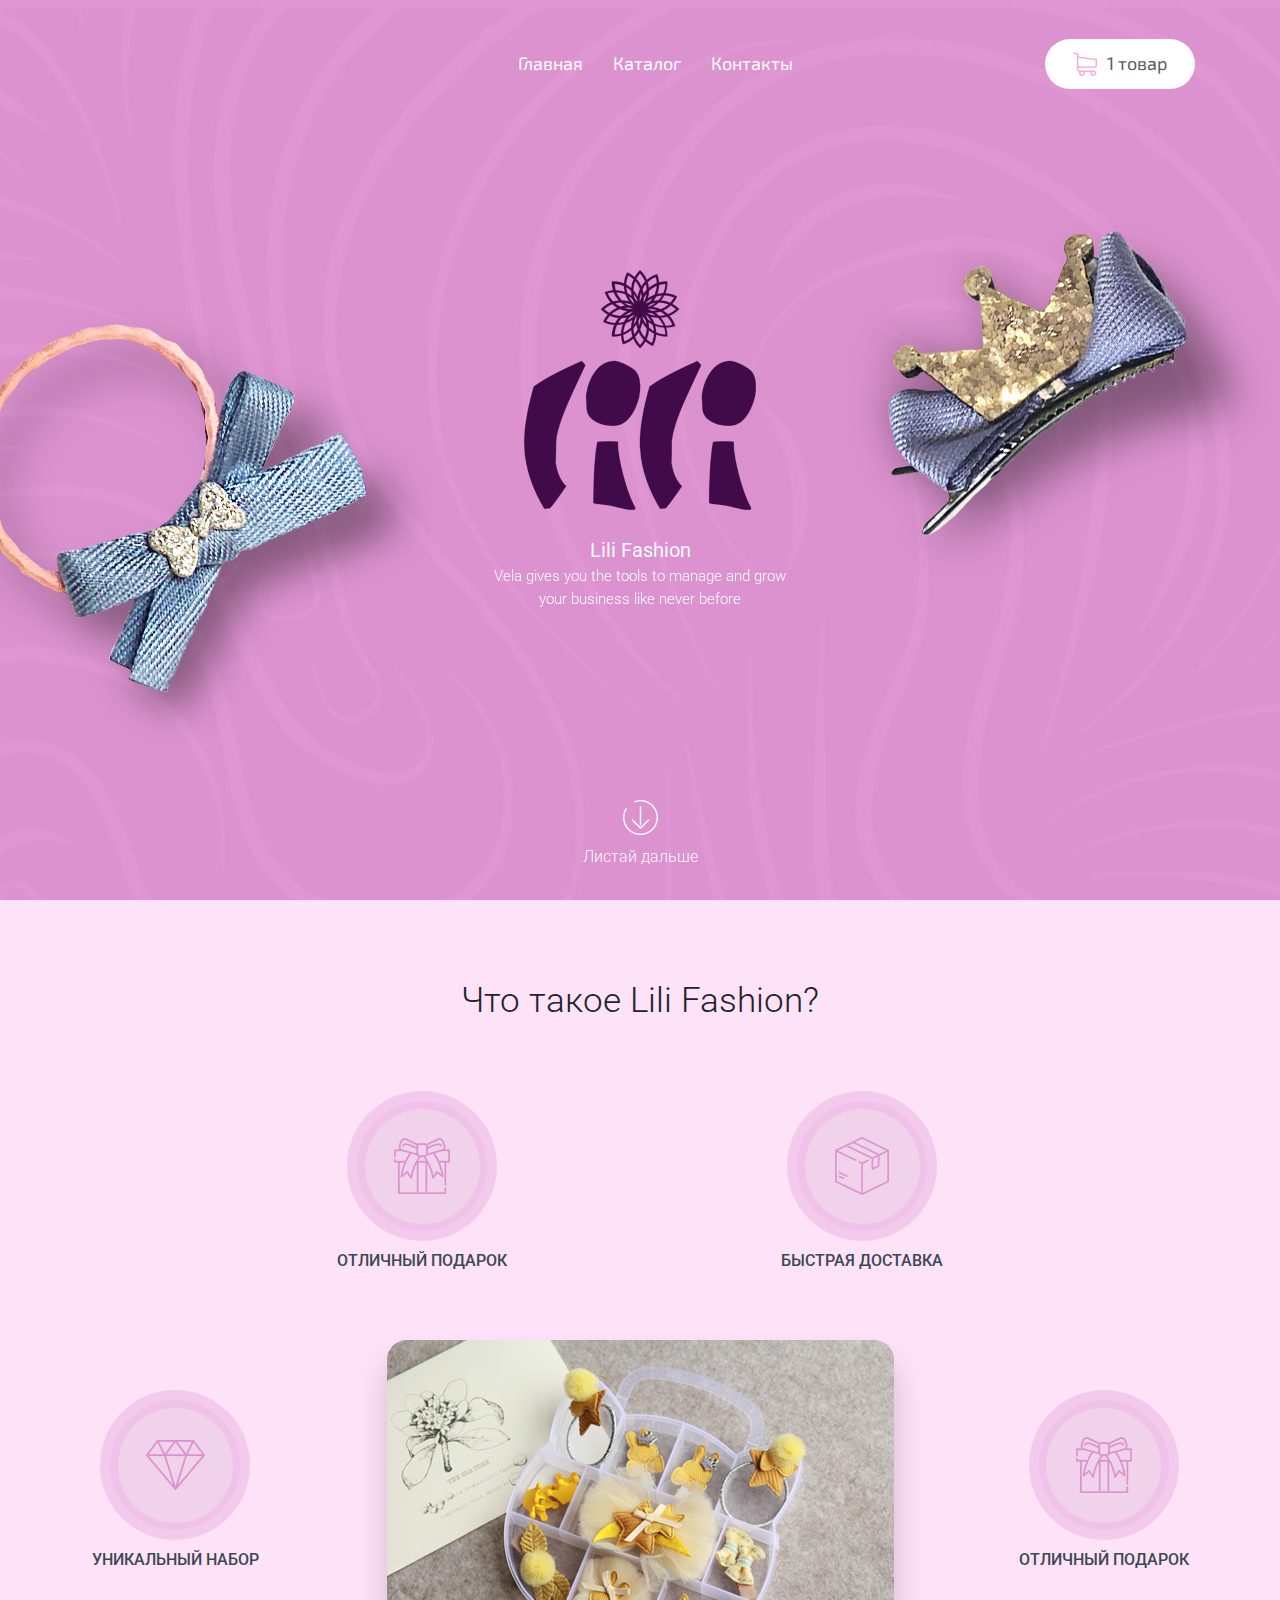
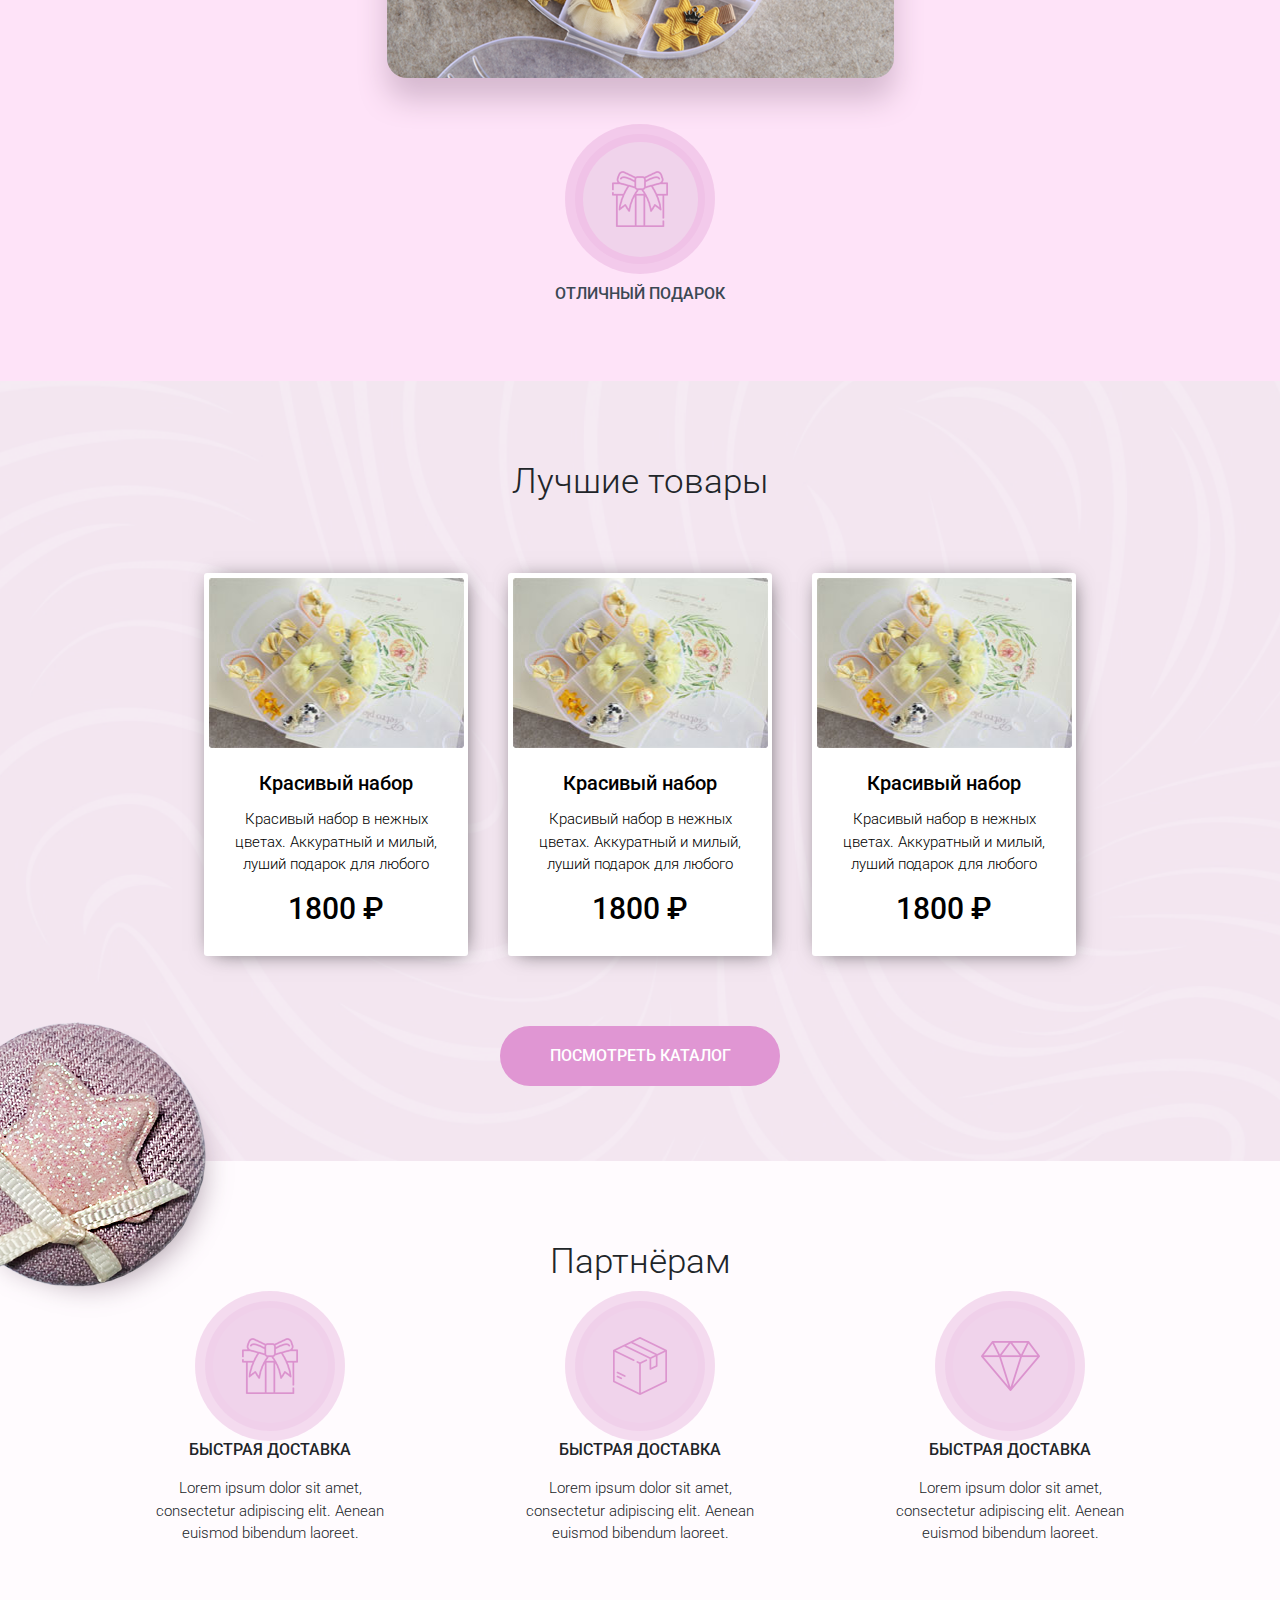
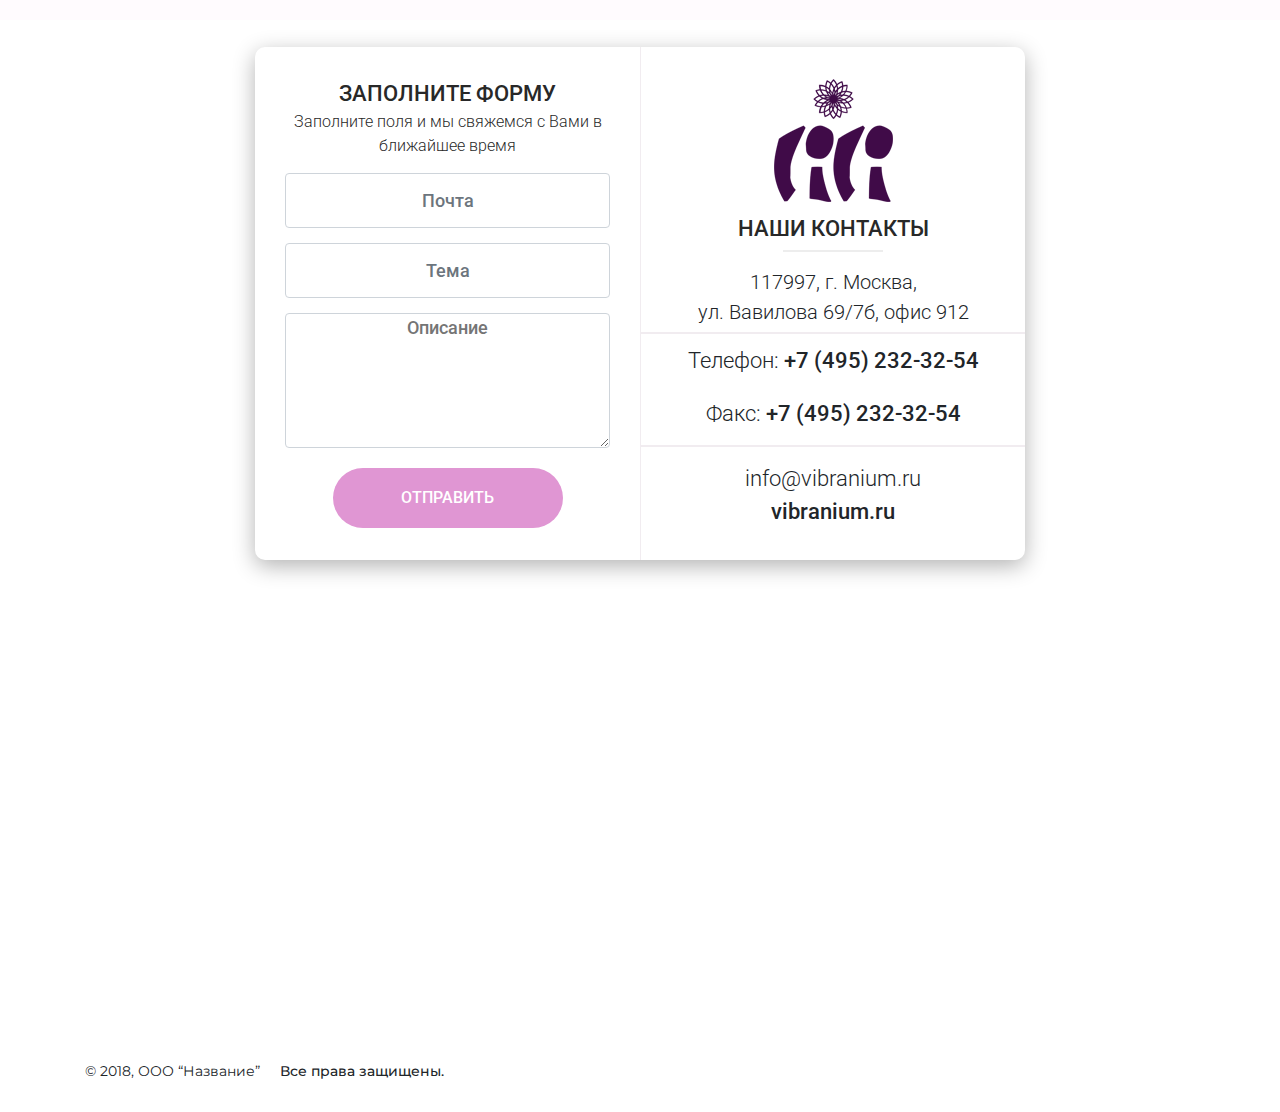
<file: lilifashion/index.html>
<!DOCTYPE html>
<html lang="ru">
<head>
	<meta charset="UTF-8">
	<title>Украшения</title>
	<meta name="viewport" content="width=device-width, initial-scale=1, shrink-to-fit=no">

		<!-- <link rel="stylesheet" href="css/font-awesome.min.css"> -->
	<link rel="stylesheet" href="css/bootstrap.min.css">
	<link rel="stylesheet" href="css/component.css">
	<link rel="stylesheet" href="https://use.fontawesome.com/releases/v5.5.0/css/all.css" integrity="sha384-B4dIYHKNBt8Bc12p+WXckhzcICo0wtJAoU8YZTY5qE0Id1GSseTk6S+L3BlXeVIU" crossorigin="anonymous">
	<link rel="stylesheet" href="css/jquery.fancybox.min.css">
	<link rel="stylesheet" href="css/animate.css">
	<link rel="stylesheet" href="css/slick-theme.css">
	<link rel="stylesheet" href="css/slick.css">
	<link rel="stylesheet" href="css/main.css">



</head>
<body>


<!-- мoбильное меню -->
<div class="burger_test">
					
					<button class="toggle-hamburger toggle-hamburger__animx">
  						<span>menu toggle</span>
					</button>

	</div>


		<div class="brger_menu">
			<div class="menu_mob_title">
				Меню
			</div>
		<ul>
			<li>
				<a class="closer" href="index.html">Главная</a>
			</li>
			<li>
				<a href="index_catalog.html">Каталог</a>
			</li>
			<li>
				<a href="index_oformlenie.html">Контакты</a>
			</li>
		</ul>
	</div>

<!-- мoбильное меню -->

<!-- фиксированное меню -->

<div id="back-top">
	<div class="container">
		<div class="row">
			<div class="col-lg-1 col-md-1 col-sm-2 col-12">
				<div class="logo_hid">
						<img src="img/logo_smool.png" alt="">
					
				</div>
			</div>
			<div class="col-lg-9 col-md-9 col-sm-8 d-flex justify-content-center">
				<div class="menu_hid">
					<ul class="flex">
								<li>
									<a href="index.html">
										Главная
									</a>
								</li>
								<li>
									<a href="index_catalog.html">
										Каталог
									</a>
								</li>
								<li>
									<a href="index_oformlenie.html">
										Контакты
									</a>
								</li>
					</ul>
				</div>
			</div>
			<div class="col-lg-2 col-md-2 col-sm-2 ">
				<a href="index_basket.html">	
							<div class="menu_basket flexc">
								<div class="menu_basket_ikon">
									<img src="img/basket_ikon_444.png" alt="">
								</div>
								<div class="menu_basket_ikon hiddd">
									<img src="img/basket_ikon_888.png" alt="">
								</div>
								<div class="menu_basket_text">
									1 <span>товар</span>
								</div>
							</div>
						</a>
			</div>
		</div>
	</div>
	</div>



<section id="header" class="header">
	<div class="menu">
	 <div class="container">
		<div class="row">
			<div class="col d-flex justify-content-lg-center d-flex justify-content-md-end">
				<div class="menu_wrap flexc">
					<div class="menu_list">
						<ul class="flex">
							<li>
								<a href="index.html">
									Главная
								</a>
							</li>
							<li>
								<a href="index_catalog.html">
									Каталог
								</a>
							</li>
							<li>
								<a href="index_oformlenie.html">
									Контакты
								</a>
							</li>
						<!-- 	<li>
								<a href="index_yspeshnay_oplata.html">
									оплачено 
								</a>
							</li>
							<li>
								<a href="index_neyspeshnay_oplata.html">
									не оплачено
								</a>
							</li>
							<li>
								<a href="index_cartochka_tovara.html">
									Карточка
								</a>
							</li> -->
						</ul>
					</div>
					<a href="index_basket.html">	
							<div class="menu_basket flexc">
								<div class="menu_basket_ikon">
									<img src="img/basket_ikon.png" alt="">
								</div>
								<div class="menu_basket_text">
									1 <span>товар</span>
								</div>
							</div>
						</a>	
				</div>
			</div>


			
		</div>
	</div>
</div>


 <div id="large-header" class="large-header">
<canvas id="demo-canvas"></canvas>


<div class="offer">
	<div class="offer_logo">
		<img src="img/logo_off.png" alt="">
	</div>
	<div class="off_text_wrap">
		<div class="off_text_titl">
			Lili Fashion
		</div>
		<div class="off_text">
			Vela gives you the tools to manage and grow
your business like never before
		</div>
	</div>
	<a href="#name" data-anchor>
		
		<div class="off_button">
			<div class="offer_bat">
				<img src="img/arr_down.png" alt="">
			</div>
			<div class="offer_bat_text">
				Листай дальше
			</div>
		</div>
	</a>
	<div class="bant_wrap1">
				<img src="img/bant1.png" alt="">
			</div>
			<div class="bant_wrap2">
				<img src="img/bant2.png" alt="">
			</div>
</div>


 </div>

</section>
<section id="name" class="name">
	<!-- <div class="name_foto">
		<img src="img/mane_foto.png" alt="">
	</div> -->
	<div class="container">
		<div class="row">
			<div class="col">
				<div class="name_title">
					Что такое Lili Fashion?
				</div>
			</div>
		</div>
		<div class="row">
			<div class="col">
				<div class="name_foto">
		
		<a data-a href="img/mane_foto.png"><img src="img/mane_foto.png"  alt=""/></a>
	</div>
			</div>
		</div>
		<div class="row">
			<div class="col">
				<div class="wrap_main jet1">		
					<div class="name_wrap_ikon ">
						<div class="item_ikon">
							<div class="name_item">
								<img src="img/adv1.png" alt="">
							<span class="mgo-widget-call_pulse"></span>
							</div>
						</div>
						<div class="ikon_text">
							Отличный подарок
						</div>
					</div>

					<div class="name_wrap_ikon ro1">
						<div class="item_ikon">
							<div class="name_item">
								<img src="img/adv2.png" alt="">
							<span class="mgo-widget-call_pulse"></span>
							</div>
						</div>
						<div class="ikon_text">
							Быстрая доставка
						</div>
					</div>
				</div>
			</div>
		</div>

		<div class="row">
			<div class="col">
				<div class="wrap_main jet2 ">		
					<div class="name_wrap_ikon ">
						<div class="item_ikon">
							<div class="name_item">
								<img src="img/adv3.png" alt="">
							<span class="mgo-widget-call_pulse"></span>
							</div>
						</div>
						<div class="ikon_text">
							Уникальный набор
						</div>
					</div>

					<div class="name_wrap_ikon ro2">
						<div class="item_ikon">
							<div class="name_item">
								<img src="img/adv1.png" alt="">
							<span class="mgo-widget-call_pulse"></span>
							</div>
						</div>
						<div class="ikon_text">
							Отличный подарок
						</div>
					</div>
				</div>
			</div>
		</div>

		<div class="row">
			<div class="col">
				<div class="wrap_main jet3">		
					<div class="name_wrap_ikon ">
						<div class="item_ikon">
							<div class="name_item">
								<img src="img/adv1.png" alt="">
							<span class="mgo-widget-call_pulse"></span>
							</div>
						</div>
						<div class="ikon_text">
							Отличный подарок
						</div>
					</div>

					<!-- <div class="name_wrap_ikon ro1">
						<div class="item_ikon">
							<div class="name_item">
								<img src="img/adv2.png" alt="">
							<span class="mgo-widget-call_pulse"></span>
							</div>
						</div>
						<div class="ikon_text">
							Быстрая доставка
						</div>
					</div> -->
				</div>
			</div>
		</div>


	</div>
</section>


<section id="best" class="best pos">
	<div class="container pos">
		<div class="row">
			<div class="col">
				<div class="name_title">
					Лучшие товары
				</div>
			</div>
		</div>
		<div class="row">
			<div class="col">
				<div class="best_wrap_card">
					<div class="best_card">
						<div class="best_card_foto">
							<img src="img/best1.jpg" alt="">
						</div>
						<div class="text_card">
							<div class="best_card_titl">
								Красивый набор
							</div>
							<div class="best_card_text">
								Красивый набор в нежных цветах. Аккуратный и милый, луший подарок для любого
							</div>
							<div class="best_card_prise">
								1800 ₽
							</div>
						</div>
					</div>

					<div class="best_card">
						<div class="best_card_foto">
							<img src="img/best1.jpg" alt="">
						</div>
						<div class="text_card">
							<div class="best_card_titl">
								Красивый набор
							</div>
							<div class="best_card_text">
								Красивый набор в нежных цветах. Аккуратный и милый, луший подарок для любого
							</div>
							<div class="best_card_prise">
								1800 ₽
							</div>
						</div>
					</div>

					<div class="best_card">
						<div class="best_card_foto">
							<img src="img/best1.jpg" alt="">
						</div>
						<div class="text_card">
							<div class="best_card_titl">
								Красивый набор
							</div>
							<div class="best_card_text">
								Красивый набор в нежных цветах. Аккуратный и милый, луший подарок для любого
							</div>
							<div class="best_card_prise">
								1800 ₽
							</div>
						</div>
					</div>

				</div>
			</div>
		</div>
		<div class="row">
			<div class="col d-flex justify-content-center">
				<div class="best_btn">
					Посмотреть каталог
				</div>
			</div>
		</div>
	</div>

<!-- 	<div id="partner" class="partner" ></div> -->

</section>
<section id="partner" class="partner">
	<div class="container pos">
		<div class="partner_fig1">
			<img src="img/partner1.png" alt="">
		</div>
	
		<div class="row">
			<div class="col">	
				<div class="name_title">
						Партнёрам
				</div>
			</div>
		</div>
		<div class="row">
			<div class="col">
				<div class="partner_wrap">
					<div class="patner_item cent_v">
						<div class="item_ikon">
							<div class="name_item">
								<img src="img/adv1.png" alt="">
							<span class="mgo-widget-call_pulse"></span>
							</div>
						</div>
						<div class="patner_item_titl">
							Быстрая доставка
						</div>
						<div class="patner_item_text">
							Lorem ipsum dolor sit amet, consectetur adipiscing elit. Aenean euismod bibendum laoreet.
						</div>
					</div>

					<div class="patner_item cent_v">
						<div class="item_ikon">
							<div class="name_item">
								<img src="img/adv2.png" alt="">
							<span class="mgo-widget-call_pulse"></span>
							</div>
						</div>
						<div class="patner_item_titl">
							Быстрая доставка
						</div>
						<div class="patner_item_text">
							Lorem ipsum dolor sit amet, consectetur adipiscing elit. Aenean euismod bibendum laoreet.
						</div>
					</div>

					<div class="patner_item cent_v">
						<div class="item_ikon">
							<div class="name_item">
								<img src="img/adv3.png" alt="">
							<span class="mgo-widget-call_pulse"></span>
							</div>
						</div>
						<div class="patner_item_titl">
							Быстрая доставка
						</div>
						<div class="patner_item_text">
							Lorem ipsum dolor sit amet, consectetur adipiscing elit. Aenean euismod bibendum laoreet.
						</div>
					</div>

				</div>
			</div>
		</div>
	</div>
</section>
<section id="mapi" class="mapi">
	<!-- <div class="partner_fig2">
			<img src="img/partner2.png" alt="">
		</div> -->
	<div class="mapi_form">

				<div class="map_cont flexc">
					<div class="mapi_figa">
						<img src="img/fig_treyg.png" alt="">
					</div>	
					

					<div class="form_wrap">
						<div class="form_title">
							<div class="form_title_b">
								Заполните форму
							</div>
							<div class="form_title_sm">
								Заполните поля и мы свяжемся с Вами в ближайшее время
							</div>
						</div>
						<div class="form_main">
							
								<form  action="#" class="js-form  style_form" id="popupResult" method="POST">
						        <input type="text" name="name" required  placeholder="Почта"  class="form-control form__field name_stile">
						        <input id="mas1" type="tel" name="tel" required  placeholder="Тема"  class="form-control form__field tel_stile">
						        <textarea  placeholder="Описание" class="text_are" name="" id="" ></textarea>
						      

						        
						        
						        <button class="btn__red__bottom font-bold b-stile"  data-submit>Отправить</button>
						    </form>
						</div>
					</div>

					<div class="form_wrap  form_wrap_mod1">
						<div class="form_logo">
							<img src="img/logo_footer.png" alt="">
						</div>
						<div class="form_title_b">
								Наши контакты
						</div>
						<div class="line_footer"></div>
						<div class="footer_adr">
							117997, г. Москва,<br> ул. Вавилова 69/7б, офис 912
						</div>
						<div class="line_footer_large"></div>
						<div class="footer_tel">
							Телефон: <span>+7 (495) 232-32-54</span>
						</div>
						<div class="footer_tel">
							Факс: <span>+7 (495) 232-32-54</span>
						</div>
						<div class="line_footer_large"></div>
						<div class="footer_mail">
							info@vibranium.ru
						</div>
						<div class="footer_site">
							vibranium.ru
						</div>

					</div>


			</div>




	



	</div>
	<div id="map"></div>
	
</section>

<section id="footer" class="footer">
	<div class="container">
		<div class="row">
			<div class="col">
				<div class="footer_wrap flexc">
					<div class="footer_prava">
						© 2018, ООО  “Название”<span>Все права защищены.</span>
					</div>
					<div class="footer_social">
						<div class="footer_social_item">
							<a href="#">
								<i class="fab fa-instagram"></i>
							</a>
							<a href="#">
								<i class="fab fa-vk"></i>
							</a>
							<a href="#">
								<i class="fab fa-facebook-f"></i>
							</a>
							<a href="#">
								<i class="fab fa-odnoklassniki"></i>
							</a>
						</div>
					</div>
				</div>
			</div>
		</div>
	</div>
</section>



	    <script src="http://api-maps.yandex.ru/2.1/?lang=ru_RU" type="text/javascript"></script>
 
   
 


    <script src="js/jquery-3.3.1.min.js"></script>

<!-- для анимации первого экрана -->

    <script src="js/demo-2.js"></script>
    <script src="js/rAF.js"></script>

<!-- для анимации первого экрана -->

 	<script src="js/index.js"></script>
    <script type="text/javascript" src="js/modernizr.custom.29473.js"></script>
 	<script src="js/slick.js"></script>
 	<script src="js/bootstrap.min.js"></script>
 	<script src="js/map.js"></script>
  <script src="js/jquery.fancybox.min.js"></script>
 	<script src="js/main.js"></script>
</body>
</html>
</file>
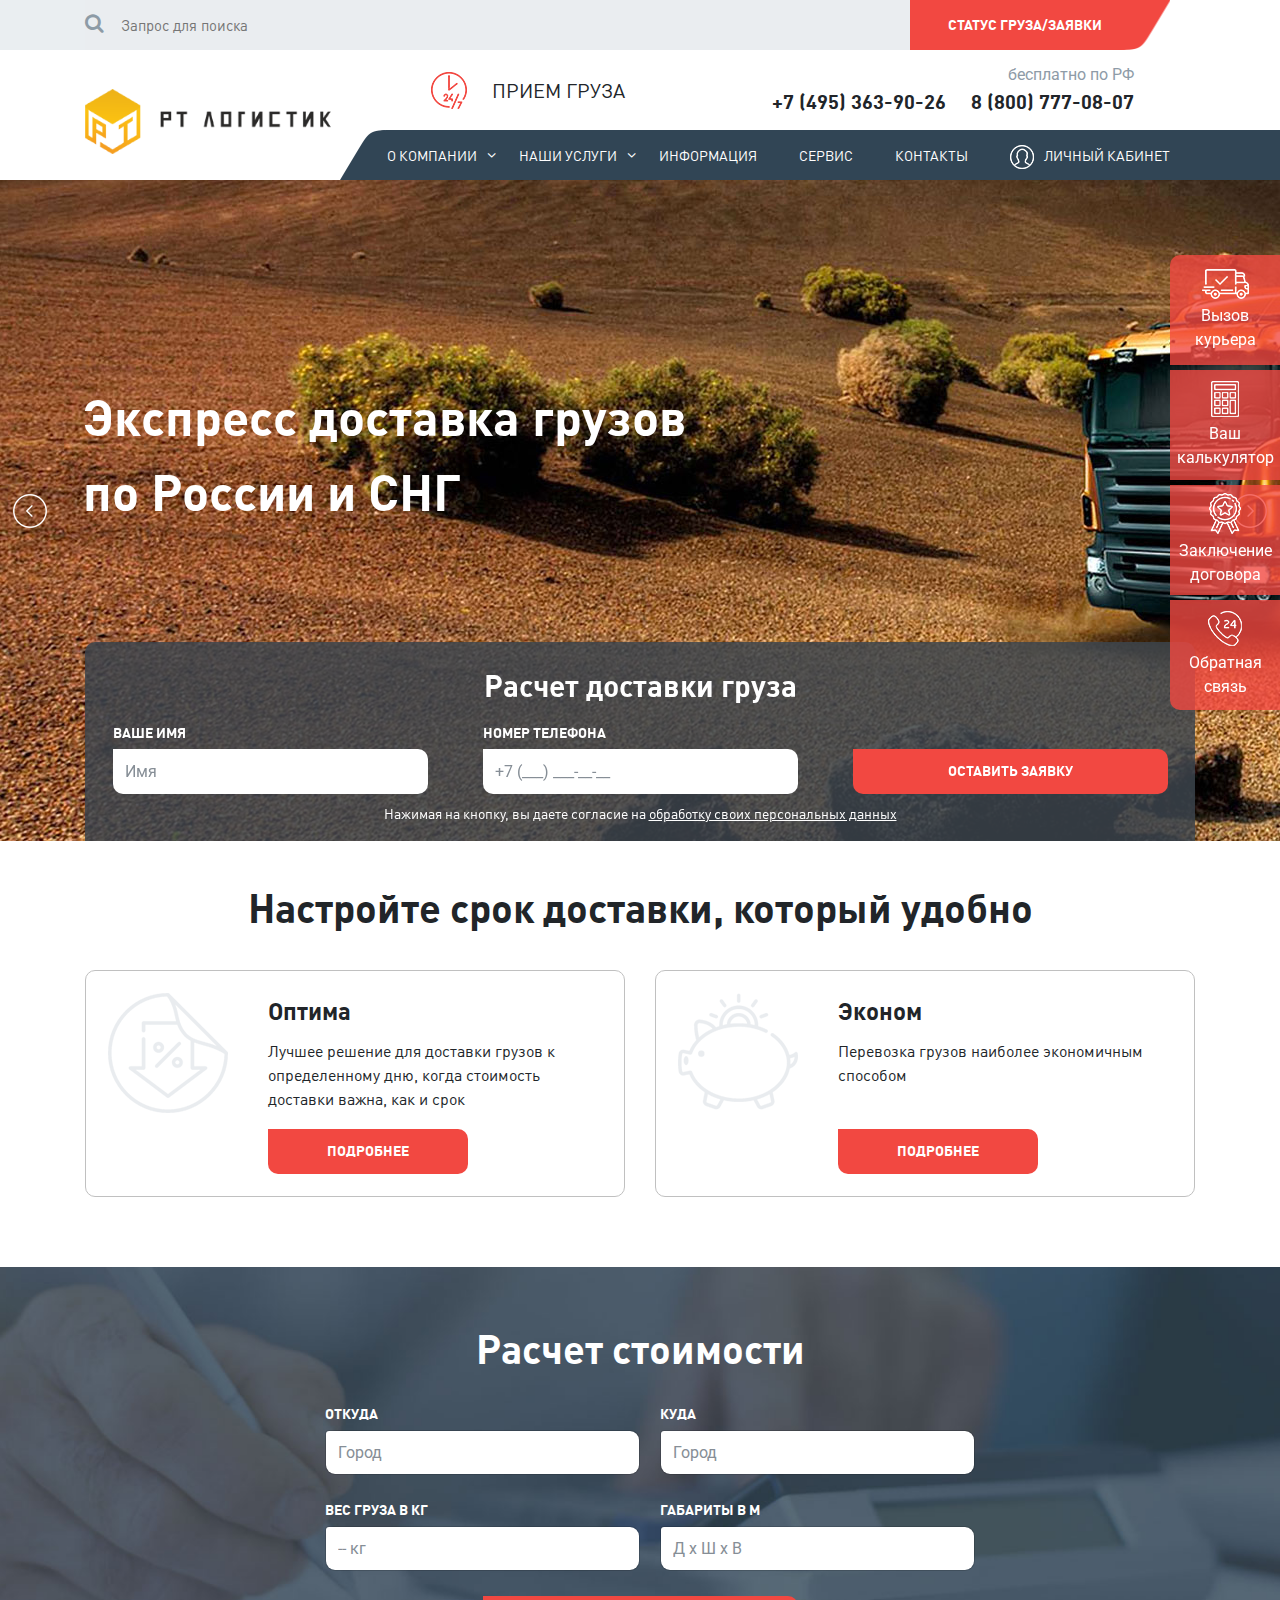
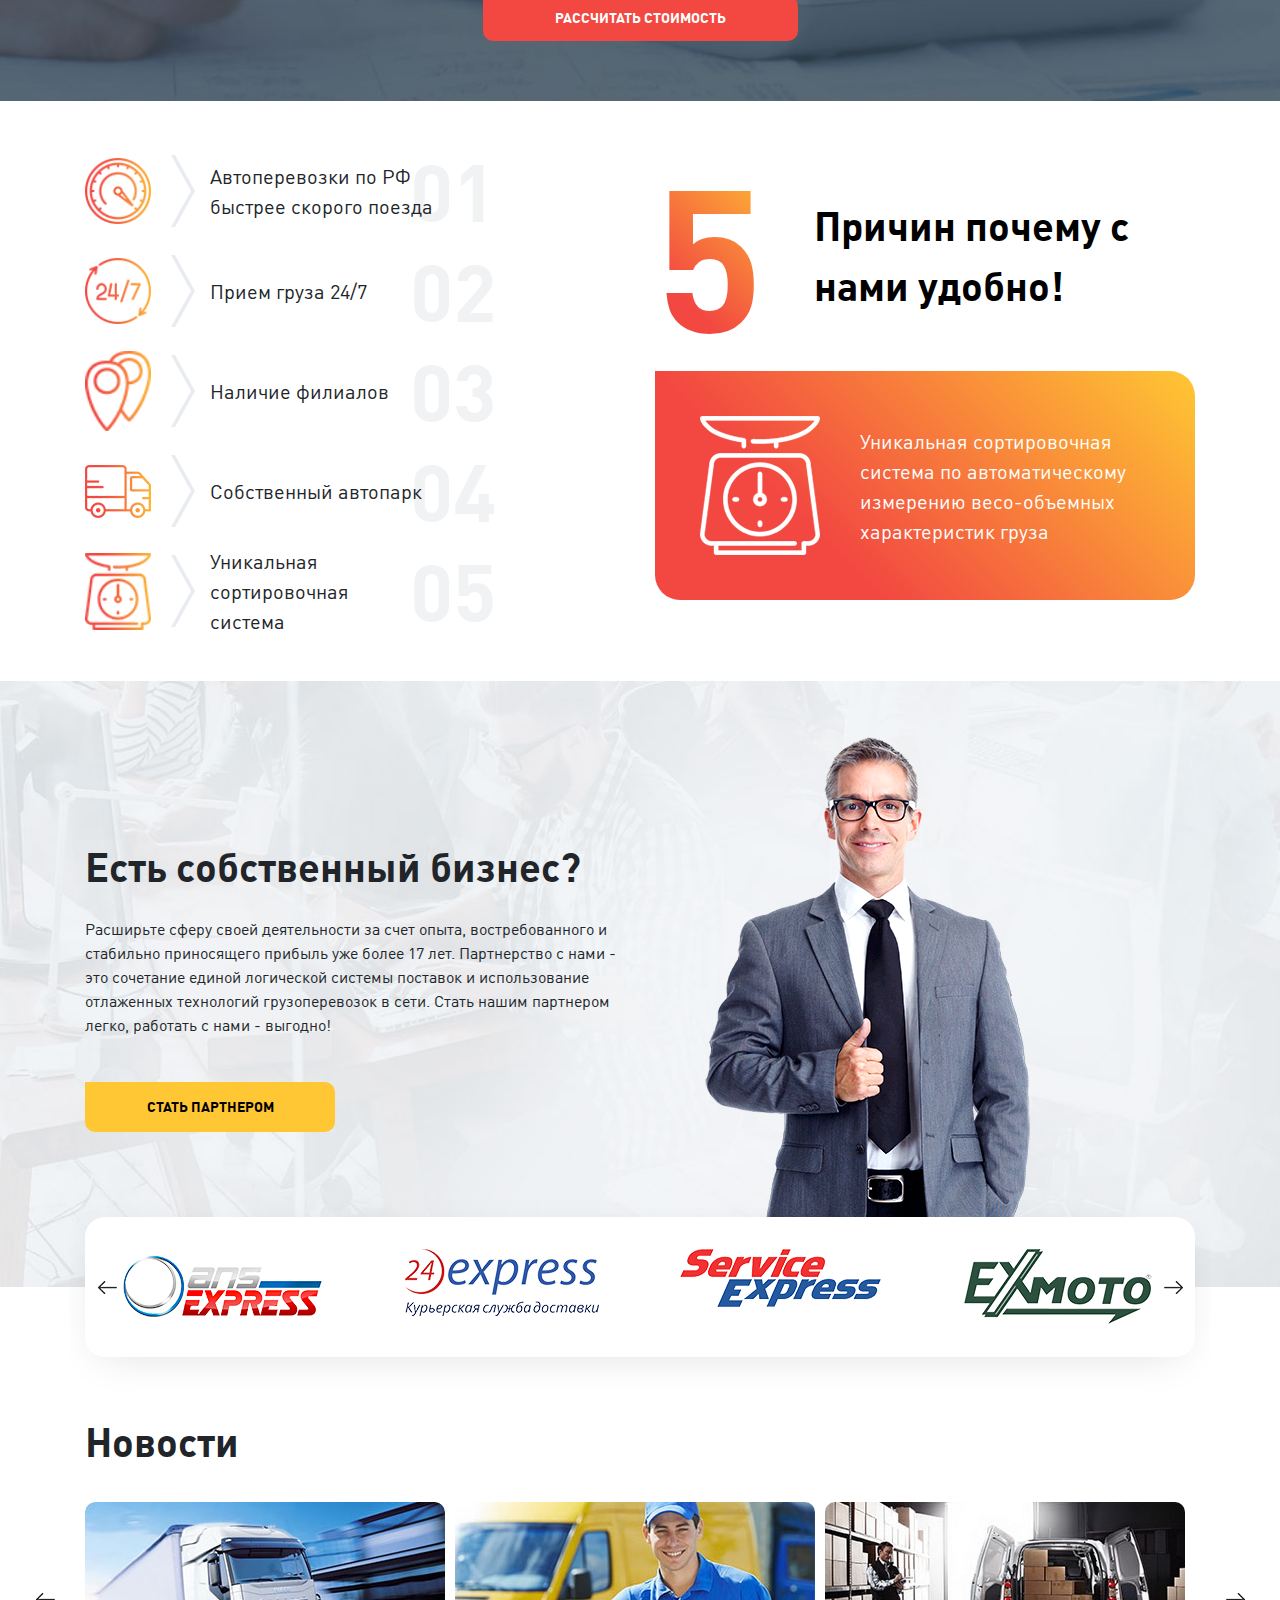
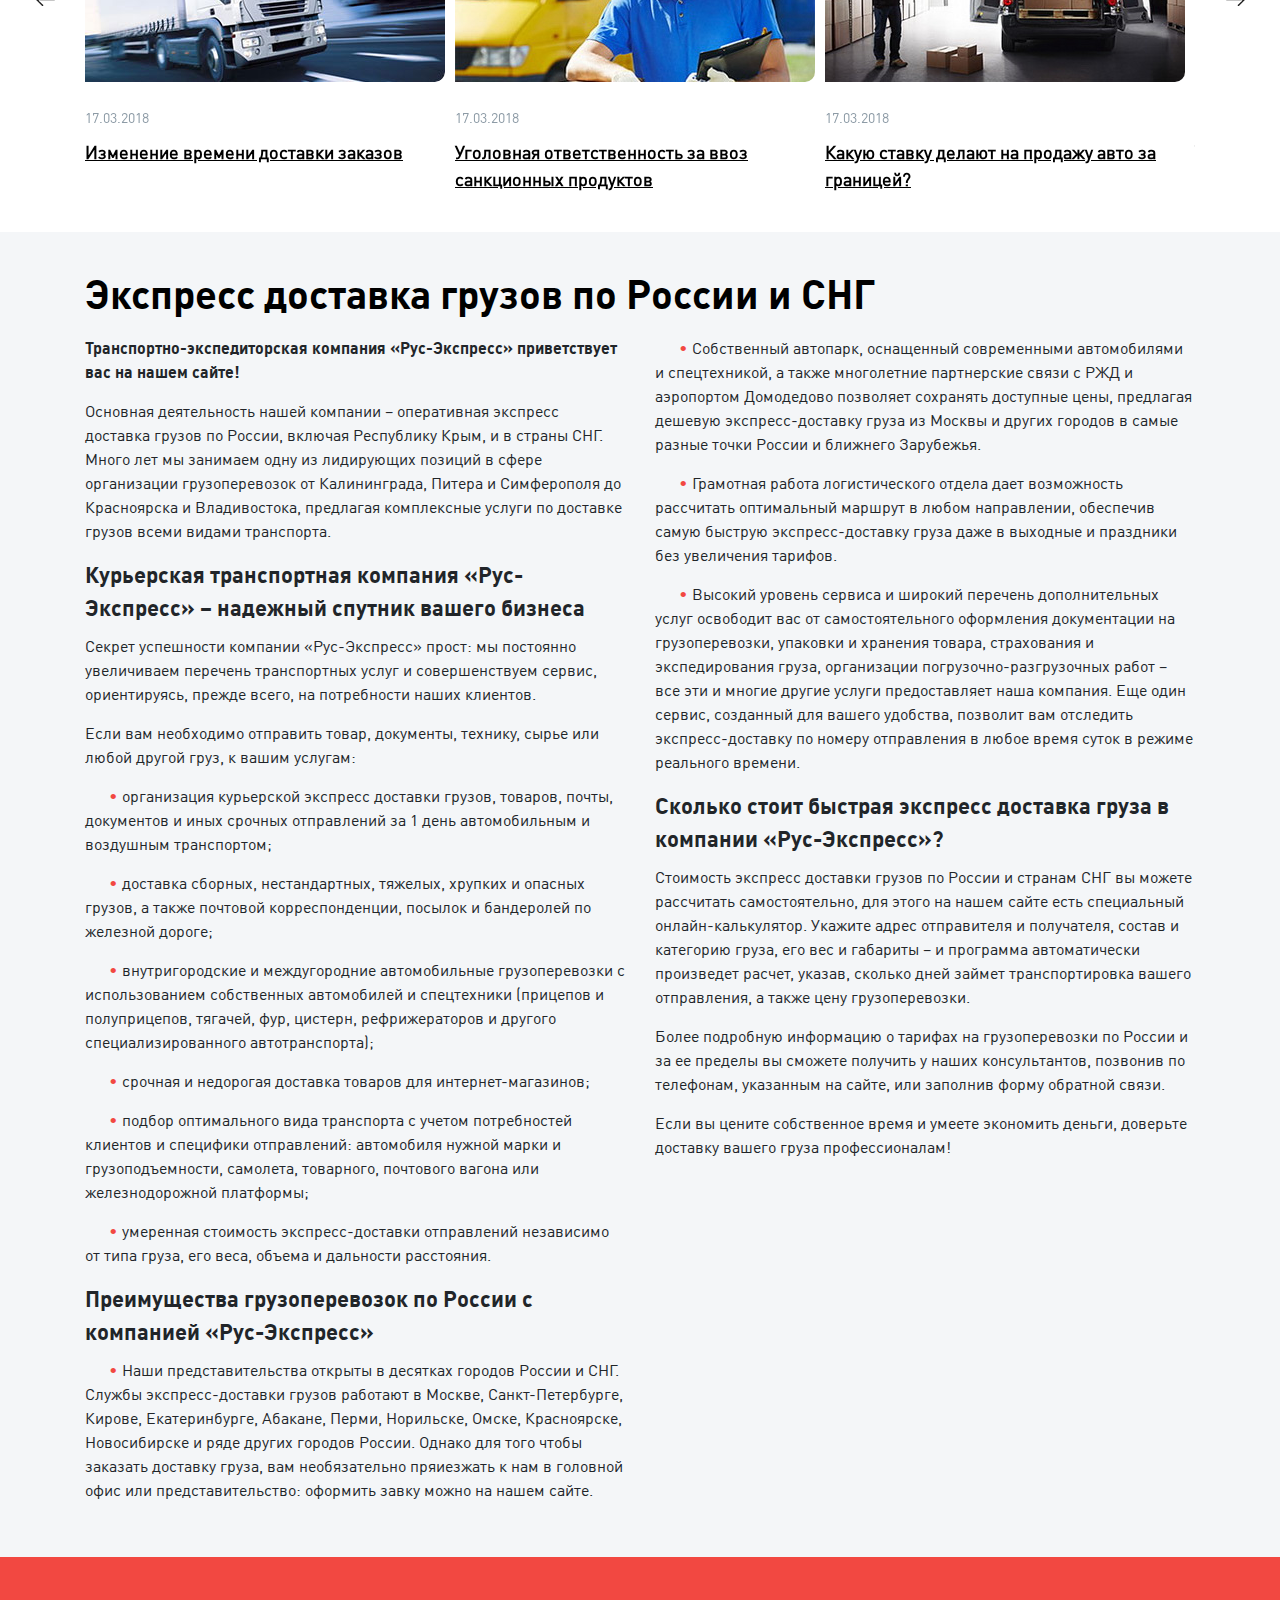
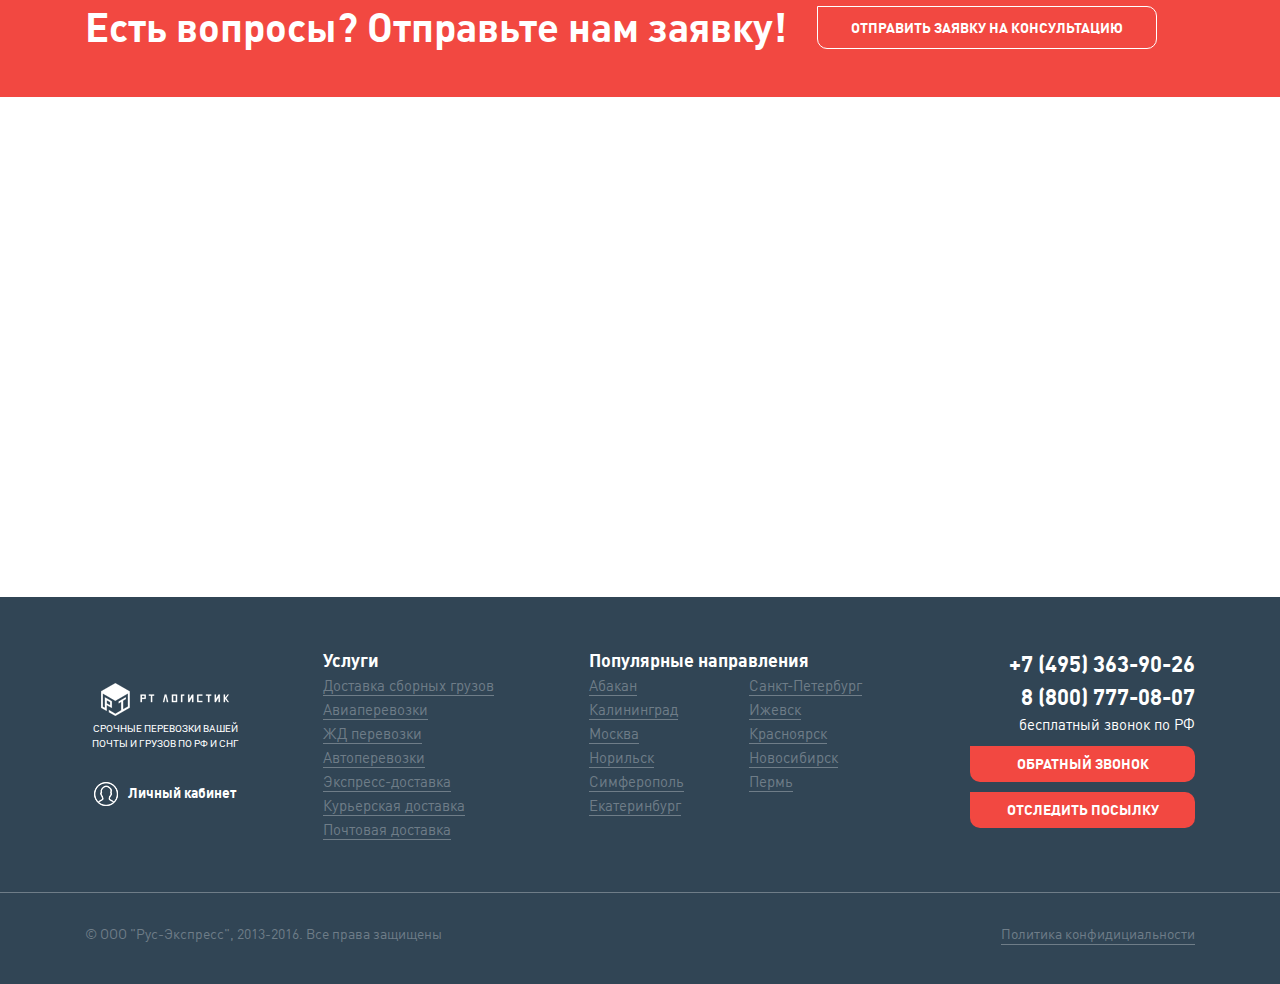
<file: logistic/index.html>
<!DOCTYPE html>
<html lang="ru">
<head>
	<meta charset="UTF-8">
	<title>РТлогистик</title>
	<meta name="viewport" content="width=device-width, initial-scale=1, shrink-to-fit=no">
	<link rel="stylesheet" href="css/font-awesome.min.css">
	<link rel="stylesheet" href="css/jquery.fancybox.min.css">
	<link rel="stylesheet" href="css/bootstrap.css">
	<link rel="stylesheet" href="css/slick-theme.css">
	<link rel="stylesheet" href="css/slick.css">
	<link rel="stylesheet" href="css/reveal.css">
	<link rel="stylesheet" href="css/style-modal.css">
	<link rel="stylesheet" href="fonts/fonts.css">




	<!-- для меню моб -->
	<!-- <link rel="stylesheet" href="css/main-menu.css"> -->
	<link rel="stylesheet" href="css/style_menu.css">
	<!-- <link rel="stylesheet" href="css/demo2.css"> -->


	<!-- для меню моб -->

	<link rel="stylesheet" href="css/main.css">
<script src="https://api-maps.yandex.ru/2.0/?load=package.standard,package.geoObjects&lang=en_US" type="text/javascript"></script>

  <style>
           /*Размер карты*/
           #map { width:100%;height:500px }
           /*Отображение карты в черно-белом цвете */
           .ymaps-glass-pane, .ymaps-layers-pane {filter: url("data:image/svg+xml;utf8,<svg xmlns=\'http://www.w3.org/2000/svg\'><filter id=\'grayscale\'><feColorMatrix type=\'matrix\' values=\'0.3333 0.3333 0.3333 0 0 0.3333 0.3333 0.3333 0 0 0.3333 0.3333 0.3333 0 0 0 0 0 1 0\'/></filter></svg>#grayscale") !important;
    /* Firefox 3.5+ Chrome 19+ & Safari 6+ */
    -webkit-filter: grayscale(100%) !important;  
}
    </style>
</head>
<body>




<header id="header" class="header" >




<!-- кнопки которые появляются  -->
<div class="button_fix2 flexc">
		<a data-fancybox data-src="#hisd2">
				<div class="button_fix2_calc flexc">
						<i class="fa fa-calculator" aria-hidden="true"></i>
						<p>
							
							Калькулятор
						</p>
				</div>
       </a>
	<a data-fancybox data-src="#hisd">	
				<div class="button_fix2_calc flexc">
						<i class="fa fa-phone" aria-hidden="true"></i>
						<p>
							Обратная связь
						</p>
				</div>
       </a>
</div>






	<!-- фиксированное меню -->


	<div class="button_fix ">
		<a href="#">	
			<div class="button_fix_item flex button_fix_top">
				<div class="button_fix_ikon">
					<img src="img/fix_menu_ikon1.png" alt="">
				</div>
				<div class="button_fix_text">
					Вызов курьера
				</div>
			</div>
		</a>

		<a href="calc.html">
			<div class="button_fix_item flex">
				<div class="button_fix_ikon">
					<img src="img/fix_menu_ikon2.png" alt="">
				</div>
				<div class="button_fix_text">
					Ваш калькулятор
				</div>
			</div>
		</a>
		<a href="#">
			<div class="button_fix_item flex">
				<div class="button_fix_ikon">
					<img src="img/fix_menu_ikon3.png" alt="">
				</div>
				<div class="button_fix_text">
					Заключение договора
				</div>
			</div>
		</a>
		<a href="#">
			<div class="button_fix_item  flex button_fix_bottom ">
				<div class="button_fix_ikon">
					<img src="img/fix_menu_ikon4.png" alt="">
				</div>
				<div class="button_fix_text">
					Обратная связь
				</div>
			</div>
		</a>
	</div>

	<!-- фиксированное меню -->
	<div class="header_figur_new">
	</div>
	<div class="header_figur">
		<img src="img/bg_menu.jpg" alt="">
	</div>
	<div class="header_fig_serch">
		<img src="img/bg_serch.jpg" alt="">
	</div>
	<div class="container no_over">
		<div class="row">
			<div class="col">
				<div class="header_serch_wrap flexc">
					<div class="header_serch flexc">
						<div class="header_serch_ikon">
							<i class="fa fa-search" aria-hidden="true"></i>
						</div>
						<div class="header_serch_in">
							<input type="text" placeholder="Запрос для поиска"> 
						</div>
					</div>
					<a href="#">	
						<div class="header_serch_button">
							Статус груза/заявки
						</div>
					</a>
				</div>
			</div>
		</div>	
		<div class="row no-gutter padd">
			<div class="col-lg-3 d-flex align-items-center">
				<a  class="hop" href="index.html">		
					<div class="header_logo">
						<div>
							<img class="img-fluid" src="img/logo22.png" alt="">
						</div>
					</div>
				</a>
			</div>
			<div class="col-lg-9">
				<div class="header_item">
					<div class="header_item_top flex">
						<div class="header_cargo flexc">
							<div class="header_cargo_ikon">
								<img src="img/time.png" alt="">
							</div>
							 <div class="header_cargo_text">
							 	прием груза
							 </div>
						</div>
						<div class="header_phone">
							<p>
								бесплатно по РФ
							</p>
							<div class="header_phone_item flexc">	
								<div class="header_phone_num">
									+7 (495) 363-90-26
								</div>
								<div class="header_phone_num">
									8 (800) 777-08-07
								</div>
							</div>
						</div>
					</div>
					
					<!-- <div class="burger_test">
						
						<button class="toggle-hamburger toggle-hamburger__animx">
	  						<span>menu toggle</span>
						</button>

					</div> -->
					<a data-fancybox data-src="#hisd3">	
						<div class="bur_wrap">
							<i class="fa fa-bars" aria-hidden="true"></i>
						</div>
					</a>
					

					<nav class="header_item_bottom flexc">

						      <ul class="topmenu">
						         <li><a href="#" class="submenu-link">О Компании</a>
						          <ul class="submenu">
						        
						            <li class="li_wrap flexc">
						            	<div>
						            		<img src="img/menu_ikon2.png" alt="">
						            	</div>
						            	<a href="services.html">Оптима</a>
						            </li>
						            <li class="li_wrap flexc">
						            	<div>
						            		<img src="img/menu_ikon3.png" alt="">
						            	</div>
						            	<a href="services_econom.html">Эконом</a>
						            </li>
						                 <li class="li_wrap flexc">
						            	<div>
						            		<img src="img/menu_ikon3.png" alt="">
						            	</div>
						            	<a href="dop_services.html">Дополнительные услуги</a>
						            </li>
						            </li>
						                 <li class="li_wrap flexc">
						            	<div>
						            		<img src="img/menu_ikon3.png" alt="">
						            	</div>
						            	<a href="calc.html">Калькулятор</a>
						            </li>
						          </ul>
						        </li>
						        <li><a href="#" class="submenu-link">Наши услуги</a>
						         <!--  <ul class="submenu">
						        
						            <li class="li_wrap flexc">
						            	<div>
						            		<img src="img/menu_ikon2.png" alt="">
						            	</div>
						            	<a href="services.html">Оптима</a>
						            </li>
						            <li class="li_wrap flexc">
						            	<div>
						            		<img src="img/menu_ikon3.png" alt="">
						            	</div>
						            	<a href="services_econom.html">Эконом</a>
						            </li>
						                 <li class="li_wrap flexc">
						            	<div>
						            		<img src="img/menu_ikon3.png" alt="">
						            	</div>
						            	<a href="dop_services.html">Дополнительные услуги</a>
						            </li>
						            </li>
						                 <li class="li_wrap flexc">
						            	<div>
						            		<img src="img/menu_ikon3.png" alt="">
						            	</div>
						            	<a href="calc.html">Калькулятор</a>
						            </li>
						          </ul> -->


						                <ul class="submenu new_sub">
						          	<div class="tipe_wrap flex">
						          		
						          	<div class="tipe">
						          		<div class="tipe_title">
						          			Типы перевозок
						          		</div>
						          		<div class="tipe_link">
						          			<a href="services.html">Оптима </a>
						          		</div>
						          		<div class="tipe_link">
						          			<a href="services_econom.html">Эконом </a>
						          		</div>
						          	</div>
						          	<div class="dop_usl">
						          		<div class="tipe_title tt_new">
						          			Дополнительные услуги
						          		</div>
						          		<div class="dop_usl_wrap flex">
						          			<div class="dop-usl_wrap_first">
						          				<div class="tipe_link">
						          					<a href="">Забор груза </a>
						          				</div>
						          				<div class="tipe_link">
						          					<a href="">Доставка груза</a>
						          				</div>
						          				<div class="tipe_link">
						          					<a href="">Погрузо-разгрузочные работы</a>
						          				</div>
						          				<div class="tipe_link">
						          					<a href="">Перевозка сопроводительных документов</a>
						          				</div>
						          				<div class="tipe_link">
						          					<a href="">Упаковка</a>
						          				</div>
						          				<div class="tipe_link">
						          					<a href="">Страхование</a>
						          				</div>
						          			</div>
						          			<div class="dop-usl_wrap_second">
						          				<div class="tipe_link">
						          					<a href="">Возврат документов</a>
						          				</div>
						          				<div class="tipe_link">
						          					<a href="">Внутритарный пересчёт</a>
						          				</div>
						          				<div class="tipe_link">
						          					<a href="">Временное хранение</a>
						          				</div>
						          					<div class="tipe_link">
						          					<a href="">SMS информирование</a>
						          				</div>
						          			</div>
						          		</div>
						          	</div>
						          	</div>



						          </ul>
						        </li>
						        <li><a href="new.html">Информация</a></li>
						        <li><a href="services.html">Cервис</a></li>
						        <li><a href="ofise.html">Контакты</a></li>
						        	<li>
									<a class="persone_room" href="#">
										  <div class="item_bottom_room flexc">
											<div class="bottom_room_ikon">
												<img src="img/room_ikon.png" alt="">
											</div>
											<div class="bottom_room_text">
												Личный кабинет
											</div>
										</div>
									</a>
									</li>
						      </ul>
    
					
						
					</nav>
				</div>
			</div>
			
		</div>
	</div>
</header>
<section id="burger" class="burger">
	<div class="burger_wrap">
		<ul>
			<li>
				<a class="fot" href="">
					О компании
				</a>
			</li>
			<li>
				<a class="fot" href="services.html">
					Наши услуги
				</a>
				<ul class="burger_second">
					<li>
						<a href="services.html">Оптима</a>
					</li>
					<li>
						<a href="services_econom.html">Эконом</a>
					</li>
					<li>
						<a href="dop_services.html">Дополнительные услуги</a>
					</li>
				</ul>
			</li>
			<li>
				<a class="fot" href="new.html">
					Информация
				</a>
			</li>
			<li>
				<a class="fot" href="services.html">
					Cервис  
				</a>
			</li>
			<li>
				<a  class="fot" href="ofise.html">
					Контакты
				</a>
			</li>
			<li>
				<a  class="fot" href="calc.html">
					Калькулятор
				</a>
			</li>
				<li>
									<a class="persone_room" href="#">
										  <div class="item_bottom_room flexc">
											<div class="bottom_room_ikon">
												<img src="img/room_ikon.png" alt="">
											</div>
											<div class="bottom_room_text">
												Личный кабинет
											</div>
										</div>
									</a>
									</li>
		</ul>
	
	</div>
</section>
<section id="offer" class="offer" >
	<div class="offer_slider">
					<div class="slider res">
						<div class="ti">
							<img   src="img/main_bg_sl1.jpg" alt="">
							<div class="offer_sl_text">
								Экспресс доставка грузов<br> по России и СНГ
							</div>
						</div>
						<div class="ti">
							<img  src="img/main_bg_sl1.jpg" alt="">
							<div class="offer_sl_text">
								Экспресс доставка грузов<br> по России и СНГ
							</div>
						</div>
						<div class="ti">
							<img  src="img/main_bg_sl1.jpg" alt="">
							<div class="offer_sl_text">
								Экспресс доставка грузов<br> по России и СНГ
							</div>
						</div>
					</div>
				<!-- 	<div class="offer_title">
							<h1>
								Экспресс доставка грузов<br> по России и СНГ
							</h1>
						</div> -->

		</div>
		<div class="container m-t">
			<div class="row">
				<div class="col">

					<div class="offer_wrap">
						<div class="offer_title">
							<h1>
								Экспресс доставка грузов<br> по России и СНГ
							</h1>
						</div>
						<div class="offer_form">
							<div class="offer_form_title">
								Расчет доставки груза
							</div>
							<form  action="success.php" class="js-form  style_form" id="popupResult" method="POST">
								<div class="offer_form_name">	
									<div class="form_text">
										Ваше имя
									</div>
							        <input type="text" name="name" required  placeholder="Имя"  class="form-control form__field name_stile">
								</div>
								<div class="offer_form_name">
							        <div class="form_text">
									  Номер телефона
									</div>
							        <input id="phone" type="tel" name="tel" required  placeholder="+7 (___) ___-__-__ "  class="form-control form__field tel_stile">
						        </div>

						        <button class="btn__red__bottom font-bold b-stile"  data-submit>Оставить заявку</button>
	    					</form>
	    					<div class="warning">
								Нажимая на кнопку, вы даете согласие на <span>обработку своих персональных данных</span>
							</div>
						</div>

					</div>
				</div>
			</div>
		</div>
</section>	

<section id="term" class="term">
	<div class="container">
		<div class="row">
			<div class="col">
				<div class="term_title">
					<h2>
						Настройте срок доставки, который удобно
					</h2>
				</div>
			</div>
		</div>
	</div>
	<div class="container">
		<div class="row">
			<div class="col-lg-6 col-md-6">
				<div class="term_wrap flex">
					<div class="term_ikon">
						<img src="img/term_ikon1.png" alt="">
					</div>
					<div class="term_item">
						<div class="term_item_title">
							Оптима
						</div>
						<div class="term_item_text">
							Лучшее решение для доставки грузов к определенному дню, когда стоимость доставки важна, как и срок
						</div>
						<div class="term_item_button">
							подробнее
						</div>
					</div>
				</div>
			</div>
			<div class="col-lg-6 col-md-6">
				<div class="term_wrap flex">
					<div class="term_ikon">
						<img src="img/term_ikon2.png" alt="">
					</div>
					<div class="term_item">
						<div class="term_item_title">
							Эконом
						</div>
						<div class="term_item_text">
							Перевозка грузов наиболее экономичным способом
						</div>
						<div class="term_item_button">
							подробнее
						</div>
					</div>
				</div>
			</div>
		</div>
	</div>
</section>

<section id="calculation" class="calculation">
	<div class="container">
		<div class="row">
			<div class="col">
				<div class="calculation_title">
					<h2>
						Расчет стоимости
					</h2>
				</div>
			</div>
		</div>
		<div class="row">
			<div class="col">
				<div class="form_calculation_wrap">
				<form  action="success.php" class="js-form  style_form" id="popupResult" method="POST">

					<div class="plase_wrap flex">
						<div class="plase_item">
							<div class="form_text">
								Откуда 
							</div>
					        <input type="text" name="name" required  placeholder="Город"  class="form-control form__field name_stile">
						</div>
						<div class="plase_item">
					        <div class="form_text">
								Куда
							</div>
					        <input  type="text" name="tel" required  placeholder="Город"  class="form-control form__field tel_stile">
						</div>
					</div>

					<div class="plase_wrap flex">
						<div class="plase_item">
							<div class="form_text">
								Вес груза в кг 
							</div>
					        <input type="number" name="name" required  placeholder="-- кг"  class="form-control form__field name_stile">
						</div>
						<div class="plase_item">
					        <div class="form_text">
								Габариты в м
							</div>
					        <input  type="text" name="tel" required  placeholder="Д х Ш х В"  class="form-control form__field tel_stile">
						</div>
					</div>

			        <button class="btn__red__bottom font-bold b-stile"  data-submit>Рассчитать стоимость</button>
    			</form>
				</div>
				<!-- <div class="warning">
					Нажимая на кнопку, вы даете согласие на <span>обработку своих персональных данных</span>
				</div> -->
			</div>
		</div>
	</div>
</section>

<section id="causes" class="causes" >
	<div class="container">
		<div class="row">
			<div class="col-lg-6 col-md-6">
				<div class="causes_wrap">
					
				</div>
				<div class="causes_left">

					<div class="causes_left_item flexc">
						<div class="causes_left_ikon">
							<img src="img/causes1.png" alt="">
						</div>
						<div class="causes_left_arrow">
							<img src="img/causes_arr.png" alt="">
						</div>
						<div class="causes_left_text">
							Автоперевозки по РФ <br> быстрее скорого поезда
						</div>
						<div class="causes_left_num">
							01
						</div>
					</div>
				</div>
				<div class="causes_left_item flexc">
						<div class="causes_left_ikon">
							<img src="img/causes2.png" alt="">
						</div>
						<div class="causes_left_arrow">
							<img src="img/causes_arr.png" alt="">
						</div>
						<div class="causes_left_text">
							Прием груза 24/7
						</div>
						<div class="causes_left_num">
							02
						</div>
				</div>

				<div class="causes_left_item flexc">
						<div class="causes_left_ikon">
							<img src="img/causes3.png" alt="">
						</div>
						<div class="causes_left_arrow">
							<img src="img/causes_arr.png" alt="">
						</div>
						<div class="causes_left_text">
							Наличие филиалов
						</div>
						<div class="causes_left_num">
							03
						</div>
				</div>

				<div class="causes_left_item flexc">
						<div class="causes_left_ikon">
							<img src="img/causes4.png" alt="">
						</div>
						<div class="causes_left_arrow">
							<img src="img/causes_arr.png" alt="">
						</div>
						<div class="causes_left_text">
							Собственный автопарк
						</div>
						<div class="causes_left_num">
							04
						</div>
				</div>

				<div class="causes_left_item flexc">
						<div class="causes_left_ikon">
							<img src="img/causes5.png" alt="">
						</div>
						<div class="causes_left_arrow">
							<img src="img/causes_arr.png" alt="">
						</div>
						<div class="causes_left_text">
							Уникальная сортировочная  <br>система
						</div>
						<div class="causes_left_num">
							05
						</div>
				</div>

			</div>
			<div class="col-lg-6 col-md-6 d-flex justify-content-center">
				<div class="causes_right">
					<div class="causes_five flexc">
						<div class="causes_five_num">
							5
						</div>
						<div class="causes_five_text">
							Причин почему c <br>  нами удобно!
						</div>
					</div>
					<div class="causes_weigher flexc">
						<div class="causes_weigher_ikon">
							<img src="img/weigher_ikon.png" alt="">
						</div>
						<div class="causes_weigher_text">
							Уникальная сортировочная система по автоматическому измерению весо-объемных характеристик груза
						</div>
					</div>
				</div>
			</div>
		</div>
	</div>
</section>


<section id="bisnes" class="bisnes" >
	<div class="container">
		<div class="row">
			<div class="col-lg-6 d-flex align-items-center">
				<div class="bisnes_wrap">
					<div class="bisnes_title">
						Есть собственный бизнес?
					</div>
					<div class="bisnes_text">
						Расширьте сферу своей деятельности за счет опыта, востребованного и стабильно приносящего прибыль уже более 17 лет. Партнерство с нами - это сочетание единой логической системы поставок и использование отлаженных технологий грузоперевозок в сети. Стать нашим партнером легко, работать с нами - выгодно!
					</div>
					<a href="#">	
						<div class="bisnes_button"  href="#">	
								Стать партнером	
						</div>
					</a>
				</div>
			</div>
			<div class="col-lg-6 d-flex justify-content-lg-start  justify-content-center">
				<div class="bisnes_man">
					<img src="img/bisines_men.png" alt="">
				</div>
			</div>
		</div>
	<!-- 	<div class="row">
			<div class="col">
				<div class="partner_slider">
					<div class="slider responsive">
						<div>
							<img src="img/partner_ikon1.png" alt="">
						</div>
						<div>
							<img src="img/partner_ikon2.png" alt="">
						</div>
						<div>
							<img src="img/partner_ikon3.png" alt="">
						</div>
						<div>
							<img src="img/partner_ikon4.png" alt="">
						</div>
						<div>
							<img src="img/partner_ikon3.png" alt="">
						</div>
					</div>
				</div>

			</div>
		</div> -->
	</div>
</section>
<section id="sl_partner" class="sl_partner" >
	<div class="container">
		<div class="row">
			<div class="col">
				<div class="partner_slider">
					<div class="slider responsive">
						<div>
							<img src="img/partner_ikon1.png" alt="">
						</div>
						<div>
							<img src="img/partner_ikon2.png" alt="">
						</div>
						<div>
							<img src="img/partner_ikon3.png" alt="">
						</div>
						<div>
							<img src="img/partner_ikon4.png" alt="">
						</div>
						<div>
							<img src="img/partner_ikon3.png" alt="">
						</div>
					</div>
				</div>

			</div>
		</div>
	</div>
</section>
<section id="news" class="news" >
	<div class="container up">
		<div class="row">
			<div class="col">
				<div class="news_title">
					Новости
				</div>
			</div>
		</div>
		<div class="row">
			<div class="col">
				<div class="news_slider">
					<div class="slider resp">
						<div>
						    <a href="#">
								<div class="news_slider_foto">
									<img src="img/news_sl1.jpg" alt="">
								</div>
								<div class="news_slider_data">
									17.03.2018
								</div>
								<div class="news_slider_link">
									Изменение времени доставки заказов
								</div>
							</a>
						</div>
						<div>
							<a href="#">
								<div class="news_slider_foto">
									<img src="img/news_sl23.jpg" alt="">
								</div>
								<div class="news_slider_data">
									17.03.2018
								</div>
								<div class="news_slider_link">
									Уголовная ответственность за ввоз санкционных продуктов
								</div>
							</a>
						</div>
						<div>
							<a href="#">
								<div class="news_slider_foto">
									<img src="img/news_sl33.jpg" alt="">
								</div>
								<div class="news_slider_data">
									17.03.2018
								</div>
								<div class="news_slider_link">
									Какую ставку делают на продажу авто за границей?
								</div>
							</a>
						</div>
						<div>
							<a href="#">	
								<div class="news_slider_foto">
									<img src="img/news_sl1.jpg" alt="">
								</div>
								<div class="news_slider_data">
									17.03.2018
								</div>
								<div class="news_slider_link">
									Уголовная ответственность за ввоз санкционных продуктов
								</div>
							</a>
						</div>
					</div>
				</div>
			</div>
		</div>
	</div>
</section>

<section id="express" class="express">
	<div class="container">
		<div class="row">
			<div class="col">
				<div class="express_title">
					<h2>
						Экспресс доставка грузов по России и СНГ
					</h2>
				</div>
			</div>
		</div>
		<div class="row">
			<div class="col-lg-6">
				<div class="express_hi">
					Транспортно-экспедиторская компания «Рус-Экспресс» приветствует вас на нашем сайте!
				</div>
				<div class="express_text">
					Основная деятельность нашей компании – оперативная экспресс доставка грузов по России, включая Республику Крым, и в страны СНГ. Много лет мы занимаем одну из лидирующих позиций в сфере организации грузоперевозок от Калининграда, Питера и Симферополя до Красноярска и Владивостока, предлагая комплексные услуги по доставке грузов всеми видами транспорта.
				</div>
				<div class="express_bold">
					Курьерская транспортная компания «Рус-Экспресс» – надежный спутник вашего бизнеса
				</div>
				<div class="express_text">
					Секрет успешности компании «Рус-Экспресс» прост: мы постоянно увеличиваем перечень транспортных услуг и совершенствуем сервис, ориентируясь, прежде всего, на потребности наших клиентов.
				</div>
				<div class="express_text">
					Если вам необходимо отправить товар, документы, технику, сырье или любой другой груз, к вашим услугам:
				</div>
				<div class="express_point">
						<span>&nbsp;&nbsp;&nbsp;&nbsp;&nbsp;&nbsp;•</span>           организация курьерской экспресс доставки грузов, товаров, почты, документов и иных срочных отправлений за 1 день автомобильным и воздушным транспортом;
				</div>
				<div class="express_point">
						<span>&nbsp;&nbsp;&nbsp;&nbsp;&nbsp;&nbsp;•</span>           доставка сборных, нестандартных, тяжелых, хрупких и опасных грузов, а также почтовой корреспонденции, посылок и бандеролей по железной дороге;
				</div>
				<div class="express_point">
						<span>&nbsp;&nbsp;&nbsp;&nbsp;&nbsp;&nbsp;•</span>           внутригородские и междугородние автомобильные грузоперевозки с использованием собственных автомобилей и спецтехники (прицепов и полуприцепов, тягачей, фур, цистерн, рефрижераторов и другого специализированного автотранспорта);
				</div>
				<div class="express_point">
						<span>&nbsp;&nbsp;&nbsp;&nbsp;&nbsp;&nbsp;•</span>           срочная и недорогая доставка товаров для интернет-магазинов;
				</div>
				<div class="express_point">
						<span>&nbsp;&nbsp;&nbsp;&nbsp;&nbsp;&nbsp;•</span>           подбор оптимального вида транспорта с учетом потребностей клиентов и специфики отправлений: автомобиля нужной марки и грузоподъемности, самолета, товарного, почтового вагона или железнодорожной платформы;
				</div>
				<div class="express_point">
						<span>&nbsp;&nbsp;&nbsp;&nbsp;&nbsp;&nbsp;•</span>           умеренная стоимость экспресс-доставки отправлений независимо от типа груза, его веса, объема и дальности расстояния.
				</div>
				<div class="express_bold">
					Преимущества грузоперевозок по России с компанией «Рус-Экспресс»
				</div>
				<div class="express_point">
						<span>&nbsp;&nbsp;&nbsp;&nbsp;&nbsp;&nbsp;•</span>           Наши представительства открыты в десятках городов России и СНГ. Службы экспресс-доставки грузов работают в Москве, Санкт-Петербурге, Кирове, Екатеринбурге, Абакане, Перми, Норильске, Омске, Красноярске, Новосибирске и ряде других городов России. Однако для того чтобы заказать доставку груза, вам необязательно пряиезжать к нам в головной офис или представительство: оформить завку можно на нашем сайте.
				</div>
			</div>
			<div class="col-lg-6">
				<div class="express_point">
						<span>&nbsp;&nbsp;&nbsp;&nbsp;&nbsp;&nbsp;•</span>           Собственный автопарк, оснащенный современными автомобилями и спецтехникой, а также многолетние партнерские связи с РЖД и аэропортом Домодедово позволяет сохранять доступные цены, предлагая дешевую экспресс-доставку груза из Москвы и других городов в самые разные точки России и ближнего Зарубежья.
				</div>
				<div class="express_point">
						<span>&nbsp;&nbsp;&nbsp;&nbsp;&nbsp;&nbsp;•</span>           Грамотная работа логистического отдела дает возможность рассчитать оптимальный маршрут в любом направлении, обеспечив самую быструю экспресс-доставку груза даже в выходные и праздники без увеличения тарифов.
				</div>
				<div class="express_point">
						<span>&nbsp;&nbsp;&nbsp;&nbsp;&nbsp;&nbsp;•</span>           Высокий уровень сервиса и широкий перечень дополнительных услуг освободит вас от самостоятельного оформления документации на грузоперевозки, упаковки и хранения товара, страхования и экспедирования груза, организации погрузочно-разгрузочных работ – все эти и многие другие услуги предоставляет наша компания. Еще один сервис, созданный для вашего удобства, позволит вам отследить экспресс-доставку по номеру отправления в любое время суток в режиме реального времени.
				</div>
				<div class="express_bold">
					Сколько стоит быстрая экспресс доставка груза в компании «Рус-Экспресс»?
				</div>
				<div class="express_text">
					Стоимость экспресс доставки грузов по России и странам СНГ вы можете рассчитать самостоятельно, для этого на нашем сайте есть специальный онлайн-калькулятор. Укажите адрес отправителя и получателя, состав и категорию груза, его вес и габариты – и программа автоматически произведет расчет, указав, сколько дней займет транспортировка вашего отправления, а также цену грузоперевозки.
				</div>
				<div class="express_text">
					Более подробную информацию о тарифах на грузоперевозки по России и за ее пределы вы сможете получить у наших консультантов, позвонив по телефонам, указанным на сайте, или заполнив форму обратной связи.
				</div>
				<div class="express_text">
					Если вы цените собственное время и умеете экономить деньги, доверьте доставку вашего груза профессионалам!
				</div>
			</div>
		</div>
	</div>
</section>

<section id="application" class="application">
	<div class="container">
		<div class="row">
			<div class="col">
				<div class="application_wrap flexc">
					<div class="application_title">
						Есть вопросы? Отправьте нам заявку!
					</div>
					<a data-fancybox data-src="#hisd">	
						<div class="application_button">
							отправить заявку на консультацию
						</div>
					</a>
				</div>
			</div>
		</div>
	</div>
</section>

<section id="map" class="map"  >


</section>



<footer id="footer" class="footer">
	<div class="container">
		<div class="row">
			<div class="col-lg-2 d-flex justify-content-center order-lg-1 order-md-1 col-md-6  align-items-center col-sm-6" >
				<div class="footer_logo">
					<div>
						<img src="img/logo_footer2.png" alt="">
					</div>
					<div class="footer_logo_text">
						Срочные перевозки Вашей почты и грузов по РФ и СНГ
					</div>
					<a href="#">	
						<div class="footer_logo_room flexc">
							<div>
								<img src="img/room_ikon.png" alt="">
							</div>
							<div class="footer_room_text">
								Личный кабинет
							</div>
						</div>
					</a>
				</div>
			</div>
			<div class="col-lg-7 order-lg-3 order-md-9 order-sm-9">
				<div class="footer_wrap flex">
					<div class="footer_wrap_servis">
						<div class="footers_title">
							Услуги
						</div>
						<div class="footer_servis_item">
							<ul>
								<li>
									<a href="#">
										Доставка сборных грузов
									</a>
								</li>
								<li>
									<a href="#">
										Авиаперевозки
									</a>
								</li>
								<li>
									<a href="#">
										ЖД перевозки
									</a>
								</li>
								<li>
									<a href="#">
										Автоперевозки
									</a>
								</li>
								<li>
									<a href="#">
										Экспресс-доставка
									</a>
								</li>
								<li>
									<a href="#">
										Курьерская доставка
									</a>
								</li>
								<li>
									<a href="#">
										Почтовая доставка
									</a>
								</li>
							</ul>
						</div>
					</div>
					<div class="footer_wrap_popular">
						<div class="footers_title">
							Популярные направления
						</div>
						<div class="footer_popular_wrap flex">
							
							<div class="footer_popular_left">
								<ul>
									<li>
										<a href="#">
											Абакан
										</a>
									</li>
									<li>
										<a href="#">
											Калининград
										</a>
									</li>
									<li>
										<a href="#">
											Москва
										</a>
									</li>
									<li>
										<a href="#">
											Норильск
										</a>
									</li>
									<li>
										<a href="#">
											Симферополь
										</a>
									</li>
									<li>
										<a href="#">
											Екатеринбург
										</a>
									</li>
								</ul>
							</div>
							<div class="footer_popular_right">
								<ul>
									<li>
										<a href="#">
											Санкт-Петербург
										</a>
									</li>
									<li>
										<a href="#">
											Ижевск
										</a>
									</li>
									<li>
										<a href="#">
											Красноярск
										</a>
									</li>
									<li>
										<a href="#">
											Новосибирск
										</a>
									</li>
									<li>
										<a href="#">
											Пермь
										</a>
									</li>
									
								</ul>
							</div>

						</div>
					</div>
				</div>
			</div>
			<div class="col-lg-3 order-lg-9 order-md-3 col-md-6 col-sm-6 order-sm-3">
				<div class="footer_tel">
					<div class="footer_tel_num">
						<a href="#">+7 (495) 363-90-26</a>
						<a href="#">8 (800) 777-08-07</a>
						<p>
							бесплатный звонок по РФ
						</p>
					</div>
					<div class="footer_tel_button">
						<a data-fancybox data-src="#hisd">
							<div class="footer_but">
								Обратный звонок
							</div>
						</a>
						<a href="#">
							<div class="footer_but">
								отследить посылку
							</div>
						</a>	
					</div>
				</div>
			</div>
		</div>
	</div>
	<div class="footer_save_wrap">
		<div class="container">
			<div class="row">
				<div class="col">
					<div class="footer_save flexc">
						<div class="footer_save_prava">
							© ООО "Рус-Экспресс", 2013-2016. Все права защищены
						</div>
						<div class="footer_save_politika">
							Политика конфидициальности
						</div>
					</div>
				</div>
			</div>
		</div>
	</div>

</footer>


<!-- 	<div id="overlay" class="box">
		<div id="thx">
				<div class="wrap_senk">
					<h2>Ваша заявка<br> успешно отправлена!</h2>


				</div>
		</div>
   	</div>

 -->








<div style="display: none;" id="hisd">
	<div class="main_form">
						<div class="form_title_modal">
							Обратный звонок
						</div>
					<form  action="suc.php" class="js-form  style_form" id="popupResult" method="POST">
					<div class="form_text_modal">
						Ваше имя:
					</div>
			        <input type="text" name="name" required  placeholder="Имя"  class="form-control form__field name_stile">
					<div class="form_text_modal">
						Номер телефона:
					</div>	
			        <input id="phone_modal" type="tel" name="tel" required  placeholder="+7 (___) __-__-__"  class="form-control form__field name_stile">

			        
			        
			        <button class="btn__red__bottom font-bold b-stile" data-submit>заказать звонок</button>
     
   					 </form>
   					 <div class="form_attention_modal">
   					 	Нажимая на кнопку, вы даете согласие<br> на <span> обработку своих персональных данных</span>
   					 </div>
				</div>
</div>


<div style="display: none;" id="hisd2">
	<div class="main_form">
						<div class="form_title_modal">
							Онлайн калькулятор
						</div>
							<form  action="success.php" class="js-form  style_form" id="popupResult" method="POST">

					<div class="plase_wrap flex">
						<div class="plase_item">
							<div class="form_text">
								Откуда 
							</div>
					        <input type="text" name="name" required  placeholder="Город"  class="form-control form__field name_stile">
						</div>
						<div class="plase_item">
					        <div class="form_text">
								Куда
							</div>
					        <input  type="text" name="tel" required  placeholder="Город"  class="form-control form__field tel_stile">
						</div>
					</div>

					<div class="plase_wrap flex">
						<div class="plase_item">
							<div class="form_text">
								Вес груза в кг 
							</div>
					        <input type="number" name="name" required  placeholder="-- кг"  class="form-control form__field name_stile">
						</div>
						<div class="plase_item">
					        <div class="form_text">
								Габариты в м
							</div>
					        <input  type="text" name="tel" required  placeholder="Д х Ш х В"  class="form-control form__field tel_stile">
						</div>
					</div>

			        <button class="btn__red__bottom font-bold b-stile"  data-submit>Рассчитать стоимость</button>
    			</form>
   					 <div class="form_attention_modal">
   					 	Нажимая на кнопку, вы даете согласие<br> на <span> обработку своих персональных данных</span>
   					 </div>
				</div>
</div>












<div style="display: none;" id="hisd3">
	<div class="mob_menu">
<div class="hhh">
	
<ul class="cd-accordion-menu animated">
	<li class="has-children">
			<input type="checkbox" name ="group-2" id="group-2">
			<label for="group-2">О Компании</label>

			<ul>
				<li><a href="0">Image</a></li>
				<li><a href="0">Image</a></li>
			</ul>
		</li>

		<li class="has-children">
			<input type="checkbox" name ="group-1" id="group-1" >
			<label for="group-1">Наши услуги</label>

      		<ul>
      			<li class="has-children">
      				<input type="checkbox" name ="sub-group-1" id="sub-group-1">
					<label for="sub-group-1">Типы перевозок</label>

					<ul>
						<li><a href="services.html">Оптима</a></li>
						<li><a href="services_econom.html">Эконом</a></li>
					</ul>
      			</li>
      			<li class="has-children">
      				<input type="checkbox" name ="sub-group-2" id="sub-group-2">
					<label for="sub-group-2">Дополнительные услуги</label>

					<ul>
						<!-- <li class="has-children">
							<input type="checkbox" name ="sub-group-level-3" id="sub-group-level-3">
							<label for="sub-group-level-3">Sub Group Level 3</label>

							<ul>
								<li><a href="#0">1</a></li>
						<li><a href="#0">2</a></li>
						<li><a href="#0">3</a></li>
						<li><a href="#0">4</a></li>
						<li><a href="#0">5</a></li>
						<li><a href="#0">6</a></li>
						<li><a href="#0">7</a></li>
						<li><a href="#0">8</a></li>
							</ul>
						</li> -->
						<li><a href="dop_services.html">Дополнительные услуги</a></li>
						<li><a href="#">Доставка груза</a></li>
						<li><a href="#">Погрузочно-разрузочные работы</a></li>
						<li><a href="#">Перевозка сопроводительных документов</a></li>
						<li><a href="#">Упаковка</a></li>
						<li><a href="#">Страхование</a></li>
						<li><a href="#">Возврат документов</a></li>
						<li><a href="#">Внутренний пересчет</a></li>
						<li><a href="#">Временное хранение</a></li>
						<li><a href="#">SMS информирование</a></li>
					</ul>
      			</li>
      			<!-- <li><a href="#0">Image</a></li>
				<li><a href="#0">Image</a></li> -->
      		</ul>
		</li>

		<li class="has-children">

			<a href="new.html">Информация</a>
			<!-- <input type="checkbox" name ="group-6" id="group-6">
			<label for="group-6">Информация</label>

			<ul>
				<li><a href="#0">Image</a></li>
				<li><a href="#0">Image</a></li>
			</ul> -->
		</li>

		<li class="has-children">
				<a href="calc.html">Сервис</a>
			<!-- <input type="checkbox" name ="group-3" id="group-3">
			<label for="group-3">Сервис</label>

			<ul>
				<li><a href="#0">Image</a></li>
				<li><a href="#0">Image</a></li>
			</ul> -->
		</li>













		<li class="has-children">
			<!-- <input type="checkbox" name ="group-4" id="group-4">
			<label for="group-4">Контакты</label> -->
				<a href="ofise.html">Контакты</a>
			<ul>
				<!-- <li class="has-children">
					<input type="checkbox" name ="sub-group-4" id="sub-group-4">
					<label for="sub-group-4">Sub Group 3</label>

					<ul>
						<li><a href="#0">Image</a></li>
						<li><a href="#0">Image</a></li>
					</ul>
				</li> -->
				<li><a href="#">Image</a></li>
				<li><a href="#">Image</a></li>
			</ul>
		</li>
			<li class="has-children">
				<a href="#">Личный кабинет</a>
			
		</li>
	</ul> <!-- cd-accordion-menu -->

<!-- меню моб -->

</div>

	</div>

	
</div>



    <script src="js/jquery-3.3.1.min.js"></script>
	<script type="text/javascript" src="https://ajax.aspnetcdn.com/ajax/jquery.validate/1.14.0/jquery.validate.js"></script>
    <script src="js/jquery.fancybox.min.js"></script>
    <script src="js/map.js"></script>
	<script src="js/jquery.maskedinput.js"></script>
    <script type="text/javascript" src="js/modernizr.custom.29473.js"></script>




    <!-- для моб меню -->
	<script src="js/script_menu.js"></script>
 	<script src="js/slick.js"></script>
 	<script src="js/main.js"></script>
</body>
</html>
</file>
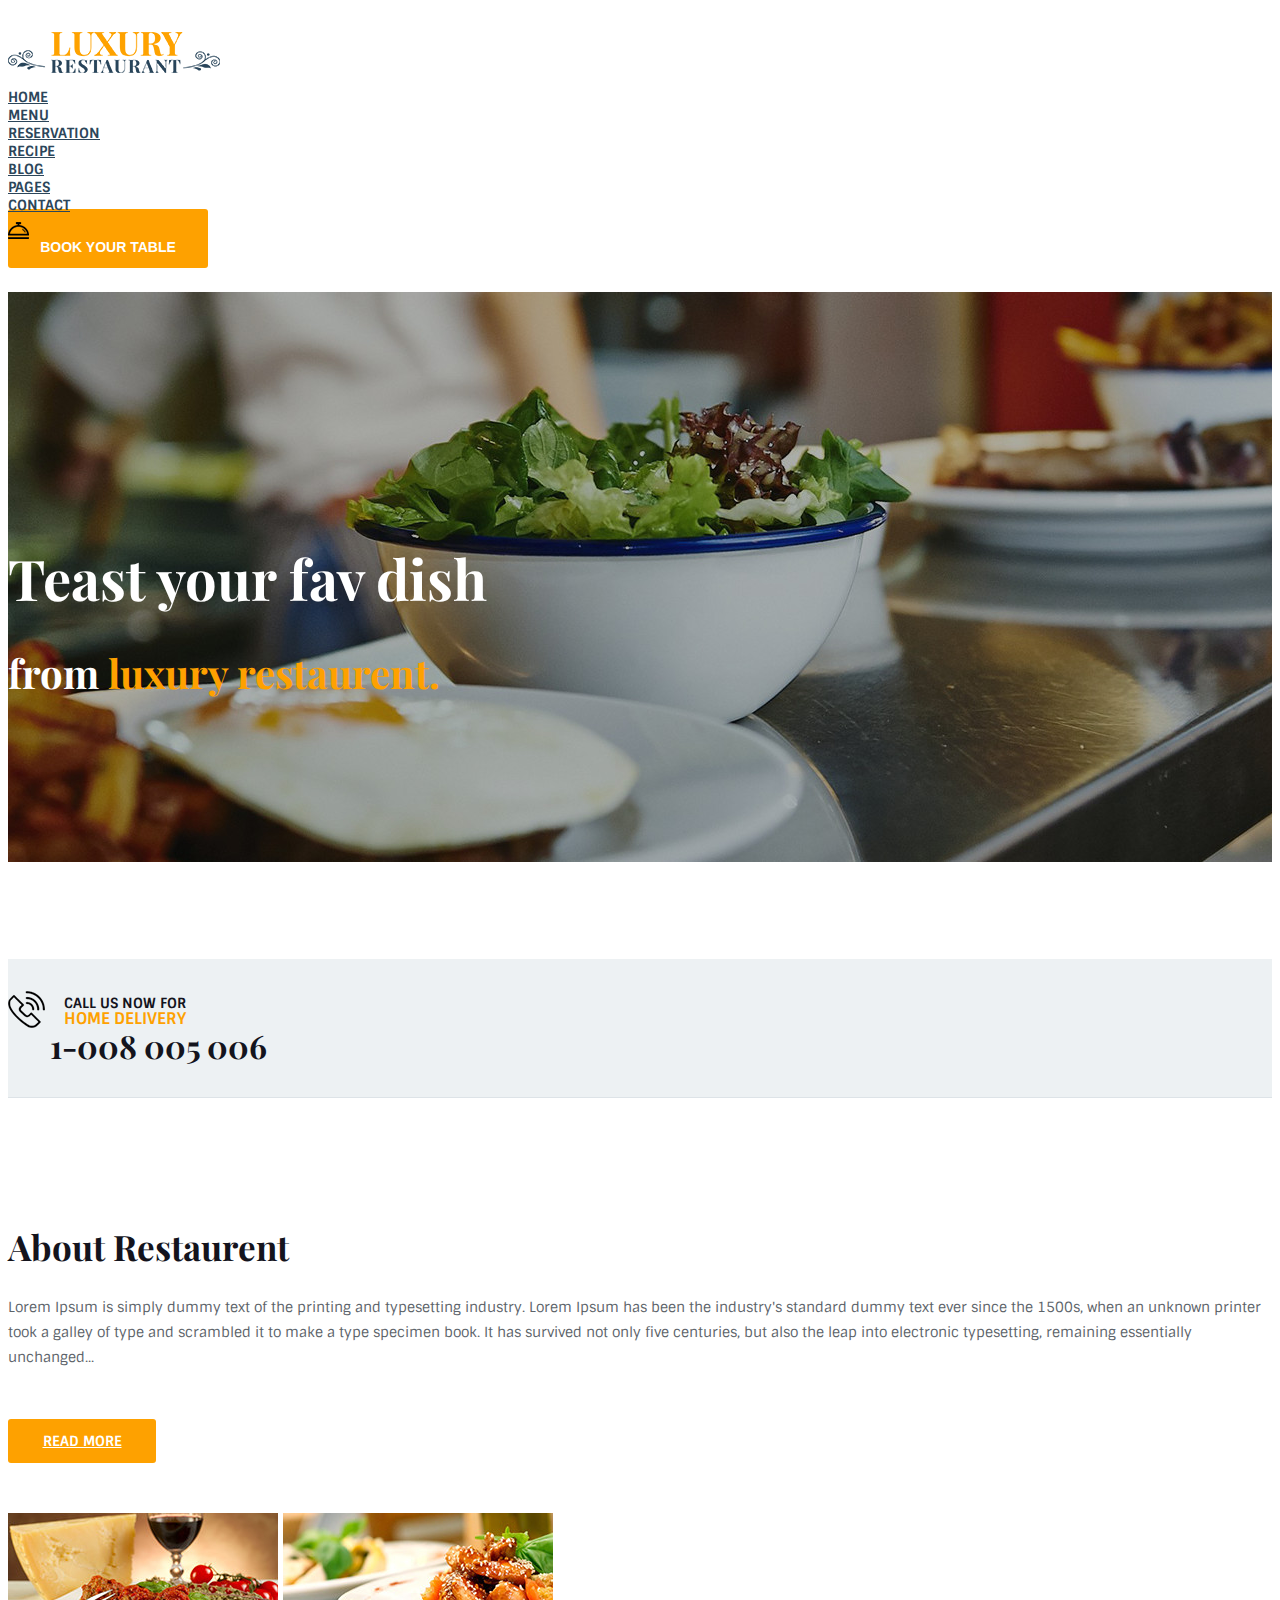
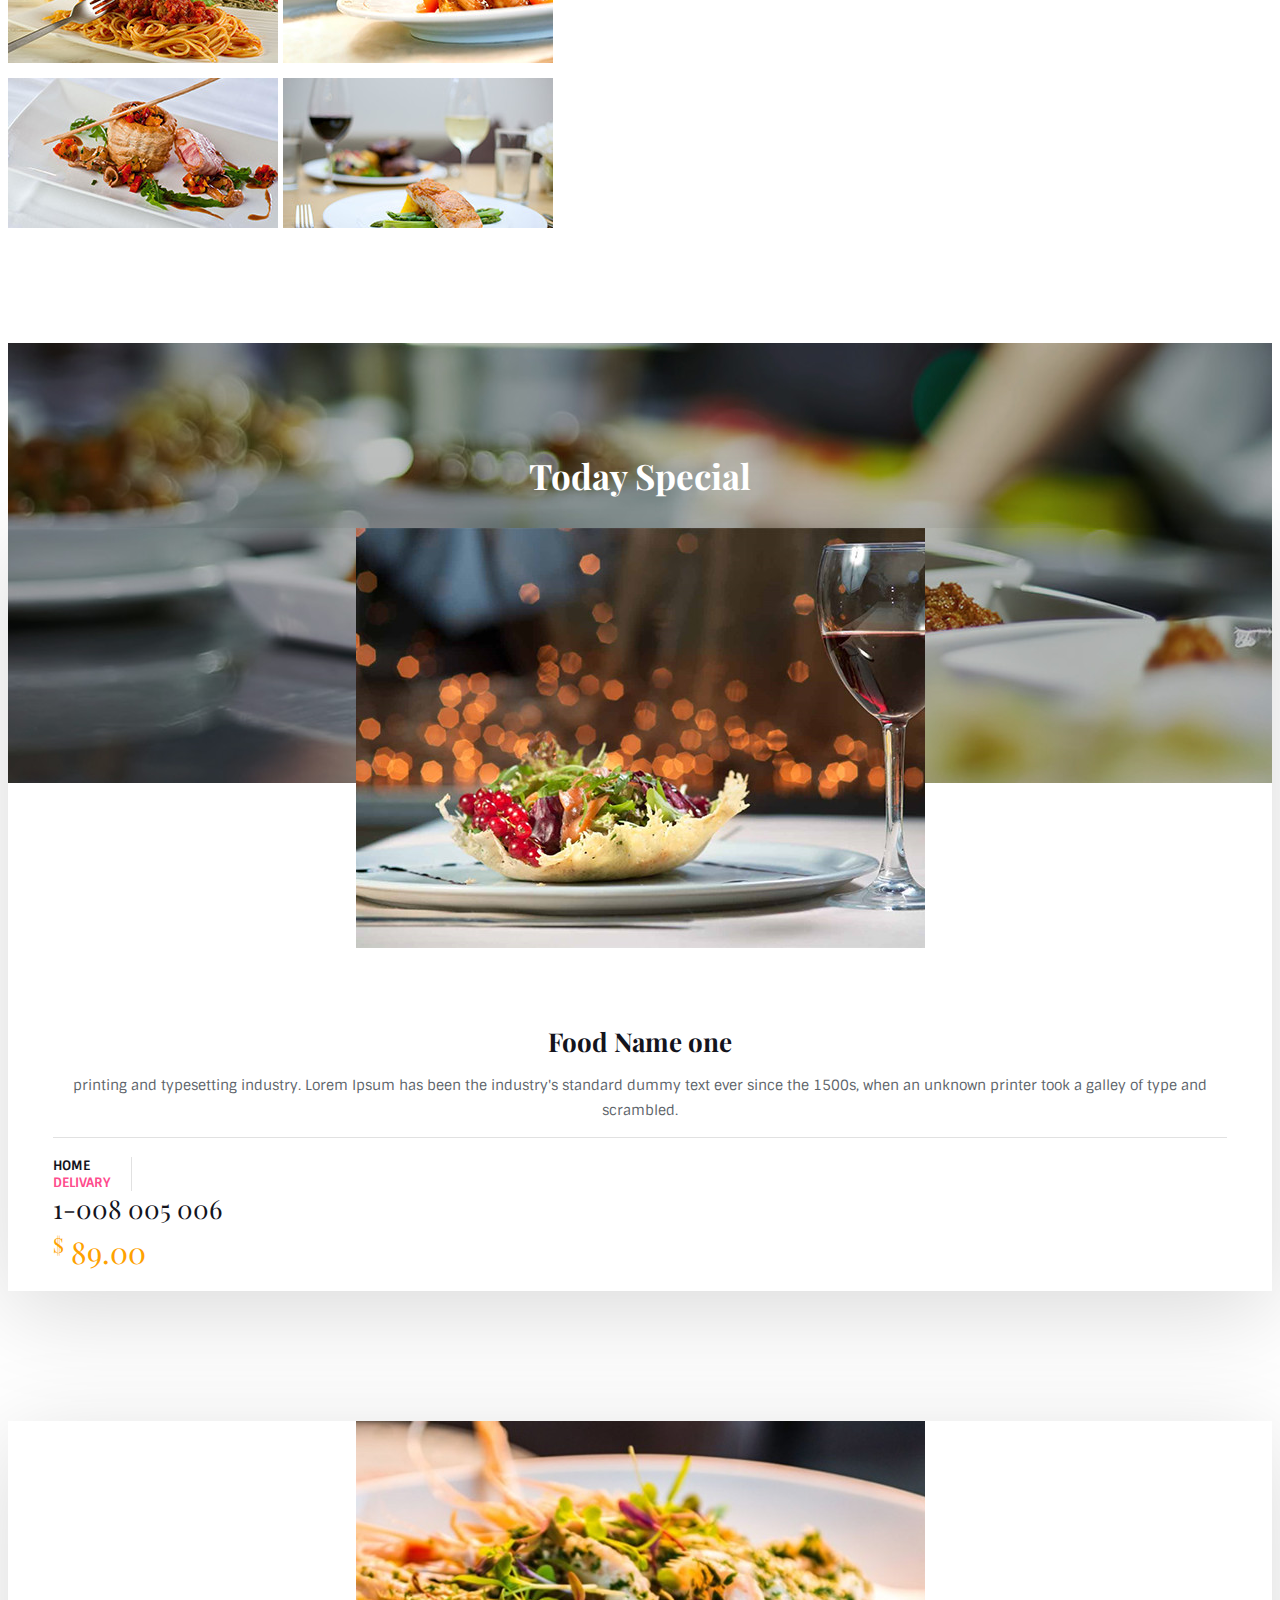
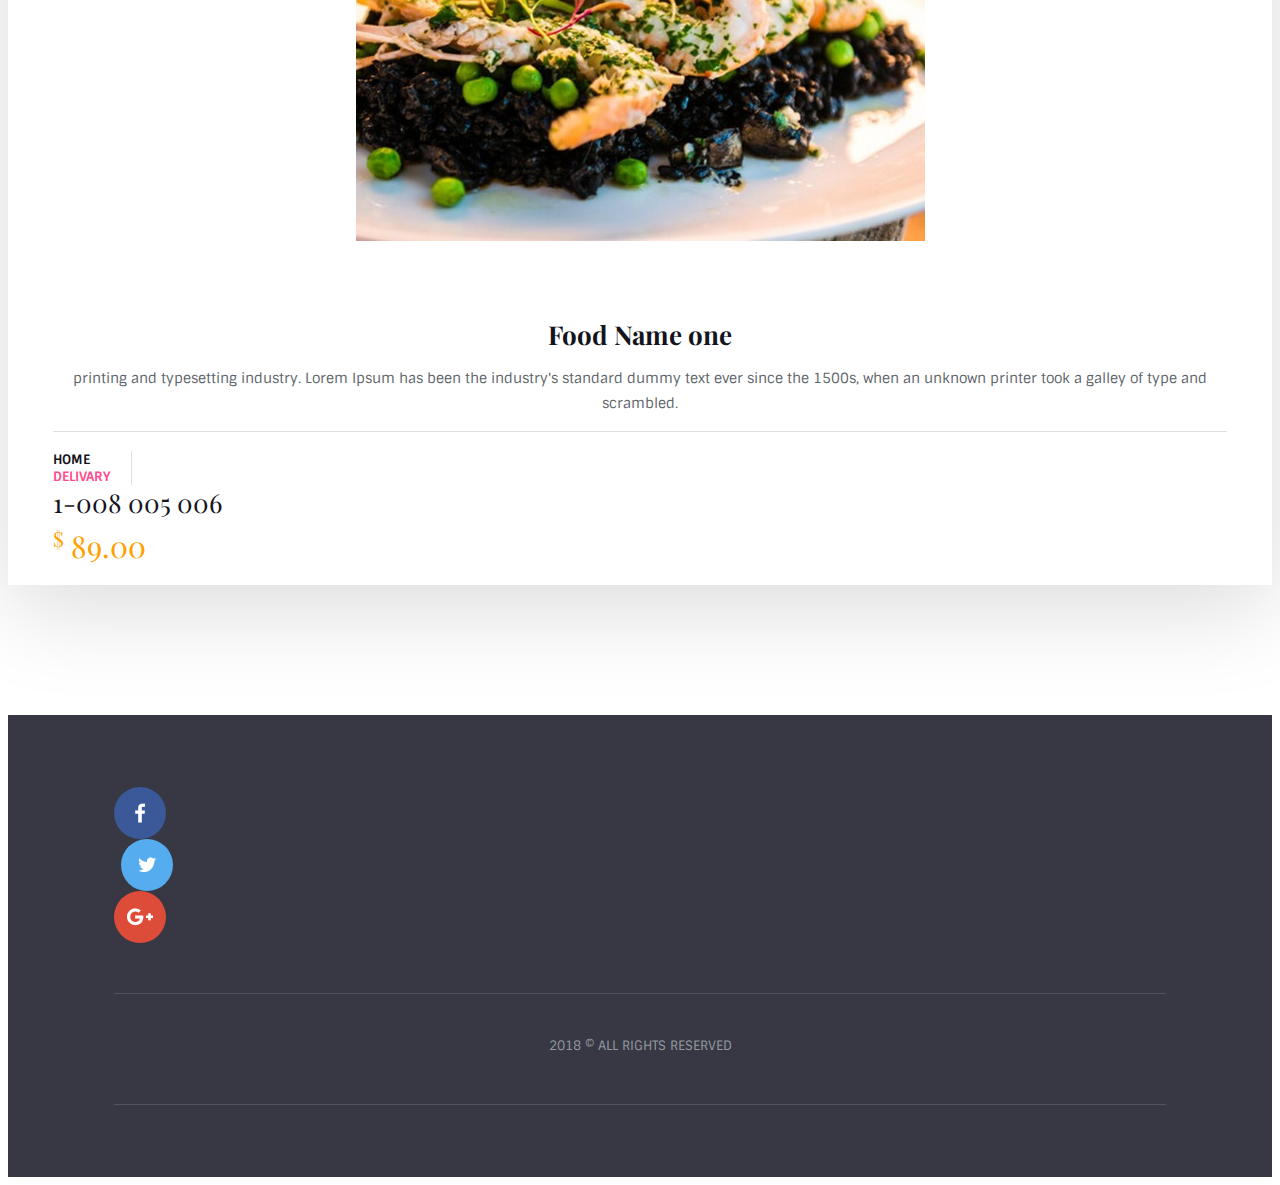
<file: luxury/index.html>
<!DOCTYPE html>
<html lang="en">
<head>
	<meta charset="UTF-8">
	<title>Luxury Restaurant</title>
	<link rel="stylesheet" href="https://maxcdn.bootstrapcdn.com/bootstrap/4.0.0-beta.2/css/bootstrap.min.css" integrity="sha384-PsH8R72JQ3SOdhVi3uxftmaW6Vc51MKb0q5P2rRUpPvrszuE4W1povHYgTpBfshb" crossorigin="anonymous">
	<link href="https://fonts.googleapis.com/css?family=Playfair+Display:700|Sintony:400,700" rel="stylesheet">
	<link rel="stylesheet" href="css/main.css">
</head>
<body>

	<header id="header" class="header">
		<div class="main-header">
			<div class="container">
				<div class="row">
					<div class="col-lg-3">
						<img src="img/logo.png" alt="Luxury Restaurant">
					</div>
					<div class="col-lg-6">
						<nav>
							<ul class="menu d-flex justify-content-between">
								<li class="menu__item">
									<a href="#">
										Home
									</a>
								</li>
								<li class="menu__item">
									<a href="#">
										menu 
									</a>
								</li>
								<li class="menu__item">
									<a href="#">
										reservation
									</a>
								</li>
								<li class="menu__item">
									<a href="#">
										recipe
									</a>
								</li>
								<li class="menu__item">
									<a href="#">
										blog
									</a>
								</li>
								<li class="menu__item">
									<a href="#">
										Pages
									</a>
								</li>
								<li class="menu__item">
									<a href="#">
										contact
									</a>
								</li>
							</ul>
						</nav>
					</div>
					<div class="col-lg-3">
						<button class="book cta d-flex justify-content-center">
							<span class="book__icon"></span>
							Book your table
						</button>
					</div>
				</div>
			</div>
		</div>
		<div class="offer">
			<div class="container">
				<div class="row">
					<div class="col-lg-12">
						<div class="title">
							<h1 class="title__heading">
								Teast your fav dish
							</h1>
							<p class="title__desc">
								from 
								<span>
									luxury restaurent.
								</span>
							</p>
						</div>
					</div>
				</div>
			</div>
		</div>
	</header>

	<section id="call" class="call">
		<div class="container">
			<div class="row">
				<div class="col-lg-12">

					<div class="phone d-flex ml-auto mr-auto">
						<div class="phone__text">
							Call us Now for
							<span class="yellow">
								Home Delivery
							</span>
						</div>
						<div class="phone__digits">
							1-008 005 006
						</div>
					</div>

				</div>
			</div>
		</div>
	</section>

	<section id="about" class="about">
		<div class="container">
			<div class="row">
				<div class="col-lg-6">
					<div class="history">
						<h2 class="history__title">
							About Restaurent
						</h2>
						<p class="history__text">
							Lorem Ipsum is simply dummy text of the printing and typesetting industry. Lorem Ipsum has been the industry's standard dummy text ever since the 1500s, when an unknown printer took a galley of type and scrambled it to make a type specimen book. It has survived not only five centuries, but also the leap into electronic typesetting, remaining essentially unchanged... 
						</p>
						<a href="#" class="cta history__button">
							Read more
						</a>
					</div>
				</div>
				<div class="col-lg-3">
					<div class="food-images food-images-down">
						<img src="img/food1.jpg" alt="Pasta" class="food-images__item">
						<img src="img/food2.jpg" alt="Chicken" class="food-images__item">
					</div>
				</div>
				<div class="col-lg-3">
					<div class="food-images">
						<img src="img/food3.jpg" alt="Meat" class="food-images__item">
						<img src="img/food4.jpg" alt="Fish" class="food-images__item">
					</div>
				</div>
			</div>
		</div>
	</section>

	<section id="special" class="special">
		<div class="container">

			<div class="row">
				<div class="col-lg-12">
					<h2 class="special-title">
						Today Special
					</h2>
				</div>
			</div>

			<div class="row">
				<div class="col-lg-6">
					<div class="food">
						<img src="img/dish1.jpg" alt="Dish 1" class="food__img img-fluid">
						<h3 class="food__title">
							Food Name one
						</h3>
						<p class="food__desc">
							printing and typesetting industry. Lorem Ipsum has been the industry's standard dummy text ever since the 1500s, when an unknown printer took a galley of type and scrambled.
						</p>
						<div class="food__details d-flex">
							<div class="food__del">
								Home
								<span>
									Delivary
								</span>
							</div>
							<div class="food__phone">
								1-008 005 006
							</div>
							<div class="food__price yellow ml-auto">
								<sup><small>$</small></sup>
								89.00
							</div>
						</div>
					</div>
				</div>
				<div class="col-lg-6">
					<div class="food">
						<img src="img/dish.jpg" alt="Dish 1" class="food__img img-fluid">
						<h3 class="food__title">
							Food Name one
						</h3>
						<p class="food__desc">
							printing and typesetting industry. Lorem Ipsum has been the industry's standard dummy text ever since the 1500s, when an unknown printer took a galley of type and scrambled.
						</p>
						<div class="food__details d-flex">
							<div class="food__del">
								Home
								<span>
									Delivary
								</span>
							</div>
							<div class="food__phone">
								1-008 005 006
							</div>
							<div class="food__price yellow ml-auto">
								<sup><small>$</small></sup>
								89.00
							</div>
						</div>
					</div>
				</div>
			</div>
		</div>
	</section>

	<footer id="footer" class="footer">
		<div class="container">
			<div class="row">
				<div class="col-lg-12">
					<ul class="socials d-flex justify-content-center">
						<li class="socials__item socials__item_fb">
							<a href="#"></a>
						</li>
						<li class="socials__item socials__item_tw">
							<a href="#"></a>
						</li>
						<li class="socials__item socials__item_g">
							<a href="#"></a>
						</li>
					</ul>
				</div>
			</div>
			<div class="row">
				<div class="col-lg-4">
					<div class="line"></div>
				</div>
				<div class="col-lg-4">
					<div class="credits">
						2018 ©   All rights reserved
					</div>
				</div>
				<div class="col-lg-4">
					<div class="line"></div>
				</div>
			</div>
		</div>
	</footer>
	
	<div id="modal" class="modal2">
		<div class="modal2__overlay">
			<div class="modal2__body">
				Текст в окошке
			</div>
		</div>
	</div>

	<script src="https://code.jquery.com/jquery-3.2.1.slim.min.js" integrity="sha384-KJ3o2DKtIkvYIK3UENzmM7KCkRr/rE9/Qpg6aAZGJwFDMVNA/GpGFF93hXpG5KkN" crossorigin="anonymous"></script>
	<script src="js/main.js"></script>
</body>
</html>
</file>
<file: gkl/css/dark.css>
.box-modal {
	position: relative;
	width: 500px;
	padding: 16px;
	background: #3c3f41;
	color: #bbb;
	font: 14px/18px Arial, "Helvetica CY", "Nimbus Sans L", sans-serif;
	box-shadow: 0 0 0 6px rgba(153, 153, 153, .3);
	border-radius: 6px;
}
.box-modal_close { position: absolute; right: 10px; top: 6px; font-size: 11px; line-height: 15px; color: #999; cursor: pointer; }
.box-modal_close:hover { color: #6897bb; }
</file>
<file: gkl/css/simple.css>
.box-modal {
	position: relative;
	width: 500px;
	padding: 16px;
	background: #fff;
	color: #3c3c3c;
	font: 14px/18px Arial, "Helvetica CY", "Nimbus Sans L", sans-serif;
	box-shadow: 0 0 0 6px rgba(153, 153, 153, .3);
	border-radius: 6px;
}
.box-modal_close { position: absolute; right: 10px; top: 6px; font-size: 11px; line-height: 15px; color: #999; cursor: pointer; }
.box-modal_close:hover { color: #666; }
</file>
<file: gkl/fonts/fonts.css>
@font-face {
  font-family: 'GothaProReg';                                  
  src:url('GothaProReg_0.otf') ;     
  font-weight: normal;
  font-style: normal;
}
@font-face {
  font-family: 'GothaProLigt';                                  
  src:url('GothaProLig_0.otf') ;     
  font-weight: normal;
  font-style: normal;
}
@font-face {
  font-family: 'GothaProBol';                                  
  src:url('GothaProBol_0.otf') ;     
  font-weight: normal;
  font-style: normal;
}
@font-face {
  font-family: 'GothaProMed';                                  
  src:url('GothaProMed_0.otf') ;     
  font-weight: normal;
  font-style: normal;
}
@font-face {
  font-family: 'RobotoBold';                                  
  src:url('roboto-condensed-bold.ttf') ;     
  font-weight: normal;
  font-style: normal;
}

@font-face {
  font-family: 'GothaProIta';                                  
  src:url('GothaProIta_0.otf') ;     
  font-weight: normal;
  font-style: normal;
}



/*


#news_in .slider-nav {
    width: 100%;
}
#news_in .slider-nav {
    position: relative;
    left: 0px;

}
#news_in .slider-nav .slick-prev {
  margin-left: 0px;

    left: 50%;
    margin-top: 77px;
    margin-left: -29px;
}
#news_in .slider-nav .slick-next {

    right: 50%;
      margin-top: 77px;
    margin-right: -29px;
}
#news_in .slider-nav {
    position: relative;
    left: 0px;

}*/
</file>
<file: gkl/css/main.css>
@import url('https://fonts.googleapis.com/css?family=Roboto+Condensed:400,700&subset=cyrillic');

ul, li {
	display: block;
	padding: 0;
	margin: 0;
	outline: none !important;
}

section {

	overflow: hidden;
}

* {
	outline: none !important;
}
.container {
	max-width: 1400px !important;
	overflow: hidden;
}

a:hover {
	text-decoration: none;
	color: #fff;
}
ul,li {
	display: block;
}

p {
	padding: 0;
	margin: 0;
}


* {
	box-sizing: border-box !important;
}

.flex {
	display: flex;
}
.flexc {
	display: flex;
	align-items: center;
}

/*Стили для главной*/

#header {
	padding-top: 23px;
	padding-bottom: 40px;
}
.header_mail_ikon {
	display: flex;
	align-items: center;
	justify-content: center;
}

.header_mail_ikon svg {
	margin-top: 3px;
	fill: #ee2931;
}

.header_mail_text {
	font-size: 16px;
	  font-family: 'GothaProBol'; 
	  margin-left: 15px;
	  border-bottom: 1.5px dotted #000;
}

.header_social_irem {
	width: 33px;
	height: 33px;
	border-radius: 50px;
	background: #d1d3d4;
	margin: 0px 4px;
}

.header_mail {
	margin-left: 65px;
}

.header_mail_wrap {
	/*height: 100%;*/
}


.header_phone_button {
	width: 170px;
	height: 34px;
	border:1px solid #ed1c24;
	display: flex;
	justify-content: center;
	align-items: center;
	text-transform: uppercase;
	font-family: 'GothaProMed'; 
	 font-size: 12px;
	 border-radius: 50px;
	 letter-spacing: 1px;
	 transition: .3s;
	 color: #333333;
}

.header_phone_text {
	font-size: 20px;
	font-family: 'GothaProBol'; 
}

.header_phone_ikon svg {
	fill: #ee2931;
	/*margin-top: 3px;*/
	height: 30px;
	width: 24px;
}

.header_phone_ikon {
	display: flex;
	justify-content: center;
	align-items: center;
}
.header_phone_wrap {
	height: 100%;
}

.header_phone_item {
	margin-right: 15px;
}

.header_phone_button:hover {
background: #ed1c24;
color: #fff;
-webkit-box-shadow: 0px 2px 12px 0px rgba(237,28,36,0.4);
-moz-box-shadow: 0px 2px 12px 0px rgba(237,28,36,0.4);
box-shadow: 0px 2px 12px 0px rgba(237,28,36,0.4);
cursor:pointer;
}

.header_social_irem {
	display: flex;
	justify-content: center;
	align-items: center;
}


.header_social_irem svg {
	fill: #fff;
}
.header_social_irem  {
	transition: .3s;
}
.header_social_irem:hover {
	background: #7f8283;
}

.header_mail_ikon svg {
	width: 22px;
	height: 22px;
}
.header_phone_text {
	color: #333333;
}
.header_mail_text {
	
	color: #333333;
}
.header_mail_text {
	transition: .3s;
}
.header_mail_text:hover {
color: #ed1c24;
border-bottom: 1.5px dotted #ed1c24;
}



/*стили меню*/



.main_menu_serch {
	width: 64px;
	/*height: 64px;*/
	border-right:1px solid #414773;
	border-left:1px solid #414773;
	height: 100%;
	display: flex;
	justify-content: center;
	align-items: center;
	height: 64px;
}
.main_menu_item li a {
	font-size: 14px;
	text-transform: uppercase;
	font-family: 'GothaProBol'; 
	color: #fff;
}

#main_menu {
	background: #20275b;
}
.main_menu_item ul {
	display: flex;
	align-items: center;
}

/*.main_menu_item ul li {
	margin-right: 40px;
	position: relative;
	padding: 20px 0px;
}*/
.main_menu_item ul li a:after {
	position: absolute;
	content: "";
	top: 100%;
	left: 0px;
	background: red;
	width: 100%;
	height: 2px;
	margin-top: -2px;
	opacity: 0;
	transition: .3s;
}
.main_menu_item ul li a{
	padding: 20px 0px;
}

.main_menu_item ul li a:hover:after {
	opacity: 1;
}


.main_menu_wrap {
	justify-content: space-between;
}

.main_menu_serch svg {
	fill: #fff;
	/*border:1px solid red;*/
}
.main_menu_serch:hover {
	cursor: pointer;
}




/*блок услуги*/


.services_card {
	width: 445px;
	height: 337px;
	/*border:1px solid red;*/
}

.services_card {
	position: relative;
	overflow: visible !important;

}
.services_card_desc {
	width: 314px;
	height: 240px;
	/*border:1px solid red;*/
	position: absolute;
	top: 100%;
	left: 50%;
	background: #20275b;
	margin-top: -200px;
	margin-left: -157px ;
	transition: .3s;
}

.visi{
	overflow: visible !important;
}

#services {
	padding-top: 100px;
	padding-bottom: 120px;
}


.services_card:hover .services_card_desc {
	width: 380px;
	height: 270px;
	margin-left:-190px; ;
	top: 50%;
	margin-top: -135px;
	padding: 15px;
}


.services_card_text_visi {
	color: font-size: 14px;
	 font-family: 'GothaProReg';   
	 color: #9093ad;
	 text-align: center;
}

.services_card_btn_text {
	color: #fff;
	text-transform: uppercase;
	letter-spacing: 1px;
	font-size: 14px;
	font-family: 'GothaProBol'; 
}

.services_card_btn_ikon svg {
	fill: #fff;
}

.services_card_btn_ikon {
	display: flex;
	justify-content: center;
	align-items: center;
}

.services_card_btn_text {
	margin-right: 20px;
}

.services_card_text_hidden {
	border-radius: 50px;
	width: 200px;
	height: 47px;
	border:1px solid #fff;
	display: flex;
	justify-content: center;
	margin:0 auto;
	transition: .3s;
}
.services_card_text_hidden:hover {
	/*background: #fff;
	color: #20275b !important;*/
	cursor: pointer;
	border:1px solid #ed1c24;
}

.services_card_text {
	/*margin-top: 20px;*/
}


.services_card_text_hidden {
	display: none;
}

.services_card_titl h3  {
	font-size:24px ;
	color: #fff;
	text-align: center;
	font-family: 'Roboto Condensed', sans-serif;
	font-weight: 700;
	position: relative;
	margin-bottom: 40px;

}
.services_card_titl h3:after {
	position: absolute;
	content: "";
	top:100%;
	left: 50%;
	background:  red;
	height: 3px;
	width: 40px;
	margin-left: -20px;
	margin-top: 20px;

}


.services_card_ikon svg {
	fill: #fff;
	width: 42px;
	height: 42px;
}
.services_card_ikon {
	display: flex;
	justify-content: center;
	margin-top: 30px;
	margin-bottom: 20px;
}


.services_card:hover .services_card_text_hidden {
	display: flex;
}

.services_card:hover .services_card_text_visi {
	display: none;
}

.services_card:hover {
	/*cursor: pointer;*/
}

.services_wrap {
	justify-content: space-between;
	margin-top: 50px;
}

.services_titl h2 {
	font-size: 32px;
	font-family: 'Roboto Condensed', sans-serif;
	font-weight: 700;
	text-align: center;
	position: relative;
	/*margin-bottom: 40px;*/
	text-transform: uppercase;
}

.services_titl h2:after {
	position: absolute;
	content: "";
	top:100%;
	left: 50%;
	background:  red;
	height: 3px;
	width: 64px;
	margin-left: -32px;
	margin-top: 20px;
}

.services_titl_text {
	text-align: center;
	width: 900px;
	margin:0 auto;
	margin-top: 50px;
	font-size: 16px;
	color: #999999;
}





/*сеция футер*/


.footer_mail_wrap a {
	display: inline-block;
}

.footer_mail_wrap .header_mail {
	margin-left: 0px;
}

.footer_location_text {
	font-size: 16px ;
	 font-family: 'GothaProReg';  
	 margin-left: 15px;
}

.footer_location_ikon {
	display: flex;
	justify-content: center;
	align-items: center;
}
.footer_location_ikon svg {
	width: 22px;
	fill: #ee2931;
}

.footer_tel_number a {
	color: #333;
	font-size: 20px;
	 font-family: 'GothaProBol'; 
	 display: block;
}

.footer_tel_ikon {
	position: relative;
	top: 5px;
}

.footer_tel_number {
	margin-left: 15px;
}

.footer_tel_ikon svg {
	fill: #ee2931;
	height: 27px;
}
.footer_location {
	margin-top: 10px;
}


.footer_tel_button{
	margin-top: 10px;
	margin-bottom: 30px;
	margin-left: 40px;
}
#footer .header_mail_wrap {
	align-items: flex-start;
	margin-top: 25px;
}

#footer {
	padding-top: 30px;
	background: #f5f5f5;
}

.footer_mail_wrap {
	margin-top: 20px;
}
.footer_tel_wrap {
	margin-top: 20px;
}
.rights_wrap_design_text {
	color: #999;
	font-size: 13px;
	font-family: 'GothaProReg'; 
}
.rights_wrap_design_ikon {
	margin-left: 10px;
}

.rights_wrap_number {
	color: #999;
	font-size: 13px;
	font-family: 'GothaProReg'; 
}

.rights_wrap {
	justify-content: space-between;
}

.rights_wrap {
	border-top:1px solid #e9e9e9;
	padding: 15px 0px;
}

 .header_mail_wrap svg {
	height: 20px;
	width: 20px;
}

.footer_mail_wrap {
	margin-left: 30px;
}

.announcements_wrap {
	margin-top: 50px;
}

.abouth_wrap p {
	text-align: center;
	margin-top: 20px;
}

.abouth_wrap {
	width: 900px;
	margin-top: 35px;
}

.about_item_titl {
	font-size: 20px;
	font-family: 'Roboto Condensed', sans-serif;
	font-weight: 700;
}

.about_ikon_item {
	width: 320px;
}
.about_ikon_item {
	display: flex;
	flex-direction: column;
	align-items: center;
}
.about_item_text {
	font-size: 16px;
	font-family: 'GothaProReg';
	text-align: center;                              
}

.about_item_ikon svg {
	fill: #ed1c24;
	width: 55px;
	height: 55px;
}

.about_wrap_ikon {
	justify-content: ;
}

.about_wrap_ikon {
	margin-top: 50px;
}

.news_all_wrap .button_ikon {
    margin-right: 0px;
    margin-left: 15px;
}

.news_all_wrap .contact_form_button {
    width: 215px;
    height: 50px;

}


.main_page_form .main_titl h2 {
		font-size: 	32px;
		font-family: 'Roboto Condensed', sans-serif;
		font-weight: 700;
		position: relative;
		padding-bottom: 10px;
		color: #fff;
		display: inline-block;
		text-transform: uppercase;
}

.main_page_form .main_titl h2:after {
		content: '';
		position: absolute;
		background: #ed1c24;
		top: 100%;
		left: 50%;
		width: 65px;
		height: 3px;
		margin-top: 15px;
		margin-left: -32.5px;
}

.main_page_form .suc input {
	position: relative;
	top: 4px;
}

.about_wrap_ikon {
	justify-content: space-between;
}


#newscompany .services_titl {
   margin-bottom: 60px;
}

#announcements {
	padding-top: 90px;
	padding-bottom: 90px;
	background: #fafafa;
}

.news_all_wrap {
	margin-top: 15px;
}



/* меню END*/
/*Стили для главной END*/

/* карусель*/
#maincarousel {
	padding: 40px 0px;
	background-color: #f5f5f5;
}
#maincarousel .carousel-indicators li {
	left: 40%;
}

/*контролы карусели*/
.carousel-control-prev {
	position: relative;
	left: -160px;
}

.carousel-control-next {
	position: relative;
	right: -160px;
}
/*контролы карусели*/


.carousel-caption {
	right: 0;
	left: 70%;
	height: 560px;
	bottom: 0;
	padding: 150px 50px 0px 50px;
	color: #000;
	display: block;
}
.carousel-control-prev {
	position: absolute;
}
.carousel-control-next {
	position: absolute;
}
.carousel-caption p {
	padding-top: 40px;
	padding-bottom: 30px;
}
.carousel-caption h5 {
	text-transform: uppercase;
}
.carousel-caption .btn {
	border-radius: 20px 20px;
	border: 1px solid #ed1c24;
	color: #fff;
	padding: 15px 40px;
	text-transform: uppercase;
}
.carousel-indicators li{
	background-color: #999;
}
.carousel-indicators li.active {
	background-color: #000;
	width: 5%;
}
/* карусельEND*/



/*Услуги*/
#uslugi {
	padding-top: 50px;
}

#uslugi p {
	font-family: 'GothaProReg';
	font-size: 16px;
	color: #999;
}
#uslugi .card-body p {
	font-family: 'GothaProReg';
	font-size: 14px;
	color: #999;
}
#uslugi .card-body h5 {
	font-family: 'Roboto Condensed', sans-serif;
	font-size: 24px;
}
.imgcardhover {
	position: absolute;
	bottom: -30px;
	left: 80px;
}
.liniya {
	width: 55px;
	border: 2px solid #ed1c24;
}
.card {
	background-color: #20275b;
	color: #fff;
	height: 239px;
	width: 317px;
	border: none;
	border-radius: none;
	bottom: 200px;
	left: 15%;
}
.card-img-top {
	top: 20px;
	position: relative;
	width: 40px;
	height: 40px;
	left: 40%;
}
.card-text {
	padding-bottom: 10px;
}
.card-body {
	padding: 2rem
}
/*Услуги-END*/
.secondrow {
	padding-top: 40px;
}

#announcements h5 {
	font-family: 'GothaProReg';
	font-size: 16px;
	color: #333;
}
#announcements p {
	font-family: 'GothaProReg';
	font-size: 14px;
	color: #999;
}
/*О Компании*/
#abouth {
	padding-top: 90px;
	background: url(../img/bg_about.jpg) no-repeat center center/cover;
	padding-bottom: 90px;
}
#abouth {
	font-family: 'GothaProReg';
	font-size: 16px;
	color: #333;
}
#abouth .strong {
	font-family: 'RobotoBold';
	font-size: 20px;
	color: #333;
}
.kompanyico {
	padding-top: 90px;
}
.kompanyico img {
	padding-bottom: 20px;
}
.strongt {
	font-weight: 800;
	color: #000;
}
/*О Компании*/
h5 {
	padding-top: 20px;
}
/*Новости Компании*/
#newscompany {
	padding-top: 90px;
	padding-bottom: 90px;
}
#newscompany p {
	padding-top: 18px;
}
.postdata {
	font-family: 'GothaProReg';
	color: #999;
	font-size: 12px;
	padding-bottom: 10px;
}
.btnhover {
	position: absolute;
  top: 100px;
  left: 25%;
  border: 1px solid #fff;
  color: #fff;
  padding: 12px 40px;
  opacity: 0;
  transition: .3s;
  border-radius: 50px;
  text-transform: uppercase;
   font-family: 'GothaProBol';  

}
.hoverblock:hover .services_card_text_hidden {
	display: flex;
	position: absolute;

}
.hoverblock img {
	-webkit-transition: all .5s ease;
     -moz-transition: all .5s ease;
       -o-transition: all .5s ease;
      -ms-transition: all .5s ease;
          transition: all .5s ease;
}

.posthead {
	color: #333;
	font-weight: 600;
	font-family: 'GothaProBol';
	font-size: 14px;
}

.hoverblock:hover .posthead {
	color: #ed1c24;
	border-bottom: 1px dotted #ed1c24 ;

}
#newscompany .container {
	padding-bottom: 40px;
}
.center {
 display: block;
 margin: 0 auto;
 border-radius: 20px 20px;
 border: 1px solid #ed1c24; /*f04349*/
 color: #fff;
 padding: 10px 40px;
 text-transform: uppercase;
}
.btn.btn-danger.center:hover {
	border: 1px solid #f04349;
	background-color: #f04349;

}
.btnnews {
	padding-bottom: 80px;
	font-family: 'GothaProBol';
}
/*Новости Компании*/
/*form*/
/*Стили для контакты*/



#contact_baner {
	padding-top: 70px;
	padding-bottom: 70px;
	background: url(../img/bg_baner_contact.jpg) no-repeat center center/cover;
}
.contact_baner_crumbs_first  {
	border-bottom:1px dotted #fff;
	color: #fff;
	display: inline-block;
font-size: 14px; 
font-family: 'GothaProReg';  
margin-right: 15px;
position: relative;
}
.contact_baner_crumbs_first:after {
	content: '/';
	position: absolute;
	top: 0px;
	left: 100%;
	margin-left: 5px;
}

.contact_baner_crumbs_second  {
 font-size: 14px; 
 color: #fff;
 margin-left: 5px;
}
.contact_baner_crumbs_second span {
 font-size: 14px; 
 color: #fff;
 margin-left: 5px;
 font-family: 'GothaProBol'; 
}
.contact_baner_crumbs {
	margin-top: 25px;
}

/*секция с адресами*/

.contact_adr_item_titl h2 {
	font-size: 20px;
	font-family: 'Roboto Condensed', sans-serif;
	font-weight: 700;
	position: relative;
	display: inline-block;
	color: #333333;
}
.contact_adr_item_titl h2:after {
	content:'';
    position: absolute;
    background: #ed1c24;
	top: 100%;
	left: 50%;
	width: 64px;
	height: 3px;
	margin-top: 10px;
	margin-left: -32px;
}

.contact_adr_item {
	border:1px solid #d3d3d3;
	width: 326px;
	display: flex;
	flex-direction: column;
	align-items: center;
	height: 190px;
	padding-top: 40px;
}
.contact_adr_item_desc {
	font-size: 18px;
	color: #333333;
	margin-top: 25px;
	font-family: 'GothaProReg';  
}
.contact_adr_item_desc span {
	display: block;
}
.contact_adr_item_desc a span {
	border-bottom: 1px dotted #333333;
}
.contact_adr_item_desc a {
	font-size: 18px;
	color: #333333;
	margin-top: 25px;
}
.contact_adr_wrap {
	justify-content: space-between;
}
.social_ikon_wrap {
	width: 32px;
	height: 32px;
	background: #20275b;
	border-radius: 50px;
	display: flex;
	justify-content: center;
	align-items: center;
	transition: .3s;
}

.soc_ic {
	
	/*font-size: 19px;*/
	fill: #fff;
	/*width: 50%;*/
	transition: .3s;
}
svg {
  width: 24px;
  height: 24px;
}

.contact_adr_item_social a:hover .soc_ic {
	fill: #20275b;

}

.contact_adr_item_social a:hover .social_ikon_wrap {
	
	background: #fff;
	border:1px solid #20275b;
}
.contact_adr_item_social {
margin: 0px 5px;
}
.contact_adr_item_social_wrap {
	margin-top: 20px;
}
.contact_adr_item_fig {
	width: 48px;
	height: 48px;
  border-radius: 50px;
  border:1px solid #ed272f;
  position: absolute;
  top: 0px;
  left: 50%;
  margin-top: -24px;
  margin-left: -24px;
  overflow: hidden;
  display: flex;
  justify-content: center;
  align-items: center;
  background: #f3f3f3;
}
.contact_adr_item {
	position: relative;
}
.contact_adr {
	padding-top: 80px;
	padding-bottom: 80px;
}
.visi {
	overflow: visible !important;
}

.cont_fig {
	fill: #ed272f;
	width: 27px;
	height: 27px;
}

#contact_adr {
	background: url(../img/bg_contact_adr.jpg) no-repeat center center/cover;
}

 #map { width:100%;height:450px }


 #contact_form {
 	background: url(../img/bg_cont_form.jpg)no-repeat center center/cover;
 }

 .contact_form_wrap {
	border:1px solid #424671;
 }
 .center_line h1:after {
 	left: 50%;
 	margin-left: -32.5px;
 }
 .contact_form_text {
 	text-align: center;
 	font-size: 16px;
 	color: #fff;
 	margin-top: 30px;
 	font-family: 'GothaProReg';  
 }
 .center_line {
 	text-align: center;
 }
 .contact_form_item .cont input {
	width: 365px;
	border-radius: none !important;
	height: 48px;
	padding-left: 20px;
	
 }
/*стили для инпута с красной звездочкой */
 .cont {
  position:relative;
}
.placeholder {
  position:absolute;
  left:5px;
  top:50%;
  transform:translateY(-50%);
  pointer-events:none;
}
.red1 {
  color:red;
}
.form-control:focus ~ .placeholder,
.form-control:valid ~ .placeholder {
  display:none;
}
.form-control {
	border-radius: 0px;
}

.placeholder {
	color: #999999;
	padding-left: 15px;
}
/*стили для инпута с красной звездочкой */


.main_input {
	justify-content: center;
}
.cont {
	/*margin-right: 20px;*/
}
.contact_form_item textarea {
	width: 100%;
	height: 190px;
	padding-left: 15px;
	margin:0 auto;
	margin-top: 25px;
}
.contact_form_item {
	width: 1160px;
	margin:0 auto;
	margin-top: 50px;
}
.main_input {
	justify-content: space-between;
}
.suc {
	/*display: flex;
	align-items: center;*/
	text-align: center;
	margin-top: 40px;
	padding-bottom: 30px;
	font-family: 'GothaProReg';  
}
.suc span {
	margin-left: 20px;
	color: #9194ac;
}
.contact_form_button {
	width: 200px;
	height: 50px;
	border:none;
	border-radius: 50px;
	color: #fff;
	text-transform: uppercase;
	font-size: 14px;
	margin:0 auto;
	display: flex;
	align-items: center;
	justify-content: center;
	position: relative;
	top: 25px;
	background: #ed1c24 ;
	background-size: 40px 40px;
	font-family: 'GothaProBol'; 
	letter-spacing: 2px;
}
#contact_form {
	padding-top: 110px;
	padding-bottom: 90px;
}
.button_ikon svg {
	fill: #fff;
}
.button_ikon {
	display: flex;
	align-items: center;
	margin-right: 13px;
}
.contact_form_button {
	transition: .3s;
}
.contact_form_button:hover {
	cursor: pointer;
	background: #f04349;
	-webkit-box-shadow: 0px 2px 15px 0px rgba(240,67,73,0.54);
-moz-box-shadow: 0px 2px 15px 0px rgba(240,67,73,0.54);
box-shadow: 0px 2px 15px 0px rgba(240,67,73,0.54);
}
.wrap_button {
	margin:0px 20px;
}
.top_upd {
	position: relative;
	top: -20px;
}
.main_titl.top_upd h1 {

 background: #2b3162;
padding: 0px 20px;
}
/*FORM*/

.slide_button .button_ikon {
	margin-right: 0px;
	margin-left: 10px;
}

.slide_button .contact_form_button {
   
    margin: 0 ;
}

/*главная конец*/

#maincarousel h1 {
	font-family: 'Roboto Condensed', sans-serif;
	font-size: 32px;
	text-transform: uppercase;
	font-weight: 700;
}

#maincarousel .desc {
	font-size: 16px;
	font-family: 'GothaProReg'; 
}




.slide_button .contact_form_button {
   top: 0px;
}
.services_titl_text p {
	font-family: 'GothaProReg'; 
}
.abouth_wrap p {
	font-family: 'GothaProReg'; 

}
.postcomments {
	font-family: 'GothaProReg'; 

}
.announcements_wrap p {
	font-family: 'GothaProReg'; 
	font-size: 14px;

}
.announcements_wrap h5 {
	font-family: 'GothaProReg'; 
	font-size: 16px;
	
}

.posthead {
	text-transform: uppercase;
}




/*страница контакты*/




/*Стили для контакты*/

.main_titl h1 {
		font-size: 	32px;
		font-family: 'Roboto Condensed', sans-serif;
		font-weight: 700;
		position: relative;
		padding-bottom: 10px;
		color: #fff;
		display: inline-block;
		text-transform: uppercase;
}

.main_titl h1:after {
		content: '';
		position: absolute;
		background: #ed1c24;
		top: 100%;
		left: 0px;
		width: 65px;
		height: 3px;
		margin-top: 10px;
}


.contact_baner_crumbs_first  {
	border-bottom:1px dotted #fff;
	color: #fff;
	display: inline-block;
font-size: 14px; 
font-family: 'GothaProReg';  
margin-right: 15px;
position: relative;
}
.contact_baner_crumbs_first:after {
	content: '/';
	position: absolute;
	top: 0px;
	left: 100%;
	margin-left: 5px;
}

.contact_baner_crumbs_second  {
 font-size: 14px; 
 color: #fff;
 margin-left: 5px;
}
.contact_baner_crumbs_second span {
 font-size: 14px; 
 color: #fff;
 margin-left: 5px;
 font-family: 'GothaProBol'; 
}
.contact_baner_crumbs {
	margin-top: 25px;
}


/*секция с адресами*/

.contact_adr_item_titl h2 {
	font-size: 20px;
	font-family: 'Roboto Condensed', sans-serif;
	font-weight: 700;
	position: relative;
	display: inline-block;
	color: #333333;
}
.contact_adr_item_titl h2:after {
	content:'';
    position: absolute;
    background: #ed1c24;
	top: 100%;
	left: 50%;
	width: 64px;
	height: 3px;
	margin-top: 10px;
	margin-left: -32px;
}

.contact_adr_item {
	border:1px solid #d3d3d3;
	width: 326px;
	display: flex;
	flex-direction: column;
	align-items: center;
	height: 190px;
	padding-top: 40px;
}
.contact_adr_item_desc {
	font-size: 18px;
	color: #333333;
	margin-top: 25px;
	font-family: 'GothaProReg';  
}
.contact_adr_item_desc span {
	display: block;
}
.contact_adr_item_desc a span {
	border-bottom: 1px dotted #333333;
}
.contact_adr_item_desc a {
	font-size: 18px;
	color: #333333;
	margin-top: 25px;
}
.contact_adr_wrap {
	justify-content: space-between;
}
.social_ikon_wrap {
	width: 32px;
	height: 32px;
	background: #20275b;
	border-radius: 50px;
	display: flex;
	justify-content: center;
	align-items: center;
	transition: .3s;
}

.soc_ic {
	
	/*font-size: 19px;*/
	fill: #fff;
	/*width: 50%;*/
	transition: .3s;
}
svg {
  width: 20px;
  height: 20px;
}

.contact_adr_item_social a:hover .soc_ic {
	fill: #20275b;

}

.contact_adr_item_social a:hover .social_ikon_wrap {
	
	background: #fff;
	border:1px solid #20275b;
}
.contact_adr_item_social {
margin: 0px 5px;
}
.contact_adr_item_social_wrap {
	margin-top: 20px;
}
.contact_adr_item_fig {
	width: 48px;
	height: 48px;
  border-radius: 50px;
  border:1px solid #ed272f;
  position: absolute;
  top: 0px;
  left: 50%;
  margin-top: -24px;
  margin-left: -24px;
  overflow: hidden;
  display: flex;
  justify-content: center;
  align-items: center;
  background: #f3f3f3;
}
.contact_adr_item {
	position: relative;
}
.contact_adr {
	padding-top: 80px;
	padding-bottom: 80px;
}
.visi {
	overflow: visible !important;
}

.cont_fig {
	fill: #ed272f;
	width: 27px;
	height: 27px;
}

#contact_adr {
	background: url(../img/bg_contact_adr.jpg) no-repeat center center/cover;
}

 #map { width:100%;height:450px }


 #contact_form {
 	background: url(../img/bg_cont_form.jpg)no-repeat center center/cover;
 }

 .contact_form_wrap {
	border:1px solid #424671;
 }
 .center_line h1:after {
 	left: 50%;
 	margin-left: -32.5px;
 }
 .contact_form_text {
 	text-align: center;
 	font-size: 16px;
 	color: #fff;
 	margin-top: 30px;
 	font-family: 'GothaProReg';  
 }
 .center_line {
 	text-align: center;
 }
 .contact_form_item .cont input {
	width: 365px;
	border-radius: none !important;
	height: 48px;
	padding-left: 20px;
	
 }

/*стили для инпута с красной звездочкой */
 .cont {
  position:relative;
}
.placeholder {
  position:absolute;
  left:5px;
  top:50%;
  transform:translateY(-50%);
  pointer-events:none;
}
.red1 {
  color:red;
}
.form-control:focus ~ .placeholder,
.form-control:valid ~ .placeholder {
  display:none;
}
.form-control {
	border-radius: 0px;
}

.placeholder {
	color: #999999;
	padding-left: 15px;
}
/*стили для инпута с красной звездочкой */


.main_input {
	justify-content: center;
}
.cont {
	/*margin-right: 20px;*/
}
.contact_form_item textarea {
	width: 100%;
	height: 190px;
	padding-left: 15px;
	margin:0 auto;
	margin-top: 25px;
}
.contact_form_item {
	width: 1160px;
	margin:0 auto;
	margin-top: 50px;
}
.main_input {
	justify-content: space-between;
}
.suc {
	/*display: flex;
	align-items: center;*/
	text-align: center;
	margin-top: 40px;
	padding-bottom: 30px;
	font-family: 'GothaProReg';  
}
.suc span {
	margin-left: 20px;
	color: #9194ac;
}
.contact_form_button {
	width: 200px;
	height: 50px;
	border:none;
	border-radius: 50px;
	color: #fff;
	text-transform: uppercase;
	font-size: 14px;
	margin:0 auto;
	display: flex;
	align-items: center;
	justify-content: center;
	position: relative;
	top: 25px;
	background: #ed1c24 ;
	background-size: 40px 40px;
	font-family: 'GothaProBol'; 
	letter-spacing: 2px;
}
#contact_form {
	padding-top: 110px;
	padding-bottom: 90px;
}
.button_ikon svg {
	fill: #fff;
}
.button_ikon {
	display: flex;
	align-items: center;
	margin-right: 13px;
}
.contact_form_button {
	transition: .3s;
}
.contact_form_button:hover {
	cursor: pointer;
	background: #f04349;
	-webkit-box-shadow: 0px 2px 15px 0px rgba(240,67,73,0.54);
-moz-box-shadow: 0px 2px 15px 0px rgba(240,67,73,0.54);
box-shadow: 0px 2px 15px 0px rgba(240,67,73,0.54);
}
.wrap_button {
	margin:0px 20px;
}
.top_upd {
	position: relative;
	top: -20px;
}
.main_titl.top_upd h1 {

 background: #2b3162;
padding: 0px 20px;
}



/*новости внутренняя*/

.news_in_date {
	color: #999999;
	font-size: 14px;
	font-family: 'GothaProReg'; 
	margin-bottom: 25px;
}
.news_in_titl h2 {
	font-size: 32px;
	font-family: 'Roboto Condensed', sans-serif;
	font-weight: 700;
	text-transform: uppercase;
}
.news_in_wrap_text p {
	font-size: 16px;
	font-family: 'GothaProReg';
	margin-top: 30px;
}
.news_in_wrap_text {
	width: 90%
}
.news_in_wrap_slider {
	/*border:1px solid red;*/
}
.sidebar {
	width: 100%;
	/*border:1px solid red;*/
	margin-top: 135px;
}
.slide_smol_warap img {
	width: 172px;
	height: 96px;
}
.slider-nav {
	margin-top: 15px;
}
.slick-slide {
	display: flex;
	justify-content: center;
}
.slide_smol_warap {
	display: flex;
	justify-content: center;
}



#news_in .slider-nav {
	position: relative; 
	left: -53px;
	width: 950px;
	/*border:1px solid green;*/         
	padding-left: 50px;
}
.di {
	width: 180px !important ;
	/*margin-left: -20px;*/
}

#shema .slick-prev {
    
    /*border: 1px solid red;*/
    background: url(../img/left_cont.png)no-repeat center center;
    width: 40px;
    height: 40px;
    z-index: 100;
   
}

/*стрелки для мал слайда*/


#news_in .slider-nav .slick-prev {
	/*border:1px solid yellow;*/
	left: 100%;
	 background: url(../img/left_cont.png)no-repeat center center;
	 width: 29px;
	 margin-left: 30px;
}
#news_in .slider-nav .slick-prev::before {
    content: '';
}

#news_in .slider-nav .slick-next {
	/*border:1px solid red;*/
	right: -100px;
	background: url(../img/right_cont.png)no-repeat center center;
	 width: 29px;
}
#news_in .slider-nav .slick-next::before {
    content: '';
}

/*стрелки для большого слайда */


#news_in .slider-for .slick-prev {
	border:1px solid #fff;
	/*left: 100%;*/
	 background:  rgba(0,0,0,.3) url(../img/left_cont_white.png)no-repeat center center;
	 width: 50px;
	 height: 50px ;
	 z-index: 100;
	 left: 20px;
	 border-radius: 50px;
	 transition: .3s;
}
#news_in .slider-for .slick-prev::before {
    content: '';
}
#news_in .slider-for .slick-prev:hover {

	background: rgba(0,0,0,.0) url(../img/left_cont_white.png)no-repeat center center;
	
}



#news_in .slider-for .slick-next {
	border:1px solid #fff;
	right: 20px;
	background: rgba(0,0,0,.3) url(../img/right_cont_white.png)no-repeat center center;
	 width: 50px;
	 height: 50px ;
	 z-index: 100;
	 border-radius: 50px;
	 transition: .3s;
}
#news_in .slider-for .slick-next:hover {

	background: rgba(0,0,0,.0) url(../img/right_cont_white.png)no-repeat center center;
	
}
#news_in .slider-for .slick-next::before {
    content: '';
}

.news_in_titl {
	margin-bottom: 55px;
}
#news_in {
	padding-top: 100px;
	padding-bottom: 100px;
}

.news_in_button .contact_form_button {
top: 0px;
margin:0px;
background: none;
border:1px solid #ff0000;
width: 280px;
color: #333333;
}
.news_in_button {
	margin-bottom: 15px;
	margin-top: 55px;
}
.news_in_button svg {
	fill: #333333;
	transform: rotate(180deg);
}
.news_in_wrap_slider {
	margin-bottom: 60px;
}
.slide_big_warap {
	position: relative;
}
.foto_desc {
	background: rgba(32,39,91,.9);
	width: 80%;
	position: absolute;
	top: 100%;
	left: 20px;
	font-size: 14px;
	font-family: 'GothaProReg';  
	color: #fff;
	padding: 15px;
	margin-top: -95px;
}

#news_in .slider-nav .slick-current img {
	 filter: invert(36%) 
}

.news_in_button .contact_form_button:hover {
	background: #ed1c24;
	color: #fff;
}
.news_in_button .contact_form_button:hover .button_ikon svg{
	fill: #fff;
}
.cont_news_in {
	background: url(../img/bg_baner_newsin.jpg) no-repeat center center !important;
}
#news_in {
	border-bottom: 8px solid #20275b;
}


.hoverblock:hover .services_card_text_hidden {
    display: flex;
    position: absolute;
    left: 50% !important;
    margin-left: -100px !important;
    top: 50% !important;
    margin-top: -23.5px !important;
} 



.wrap_newscompany_foto_wrap {
	position: relative;
}


section {
	padding-top: 90px;
	padding-bottom: 90px;
}

#main_menu {
	padding-top: 0px !important;
	padding-bottom: 0px !important;
}



/*мобильное меню*/





/*не трогать*/




/*иконка бургера*/
/* button starting stylings ------------------------------- */
.toggle-hamburger {
  background-color: rgba(255,255,255,0);
  color: #ccc;
  display: block;
  position: relative;
  overflow: hidden;
  margin: 0;
  padding: 0;
  width: 105px;
  height: 78px;
  font-size: 0;
  text-indent: -9999px;
  -webkit-appearance: none;
     -moz-appearance: none;
          appearance: none;
  box-shadow: none;
  border: none;
  border-radius: none;
  cursor: pointer;
  -webkit-transition: background 0.3s;
  transition: background 0.3s;
  transform: scale(.6);
  position: relative;
  top: 0px;
  margin-top: -15px;

}
.toggle-hamburger:focus {
  outline: none;
}

/* inner span stylings ------------------------------- */
.toggle-hamburger span {
  display: block;
  position: absolute;
  top: 44px;
  left: 18px;
  right: 18px;
  height: 8px;
  background: #fff;
}
.toggle-hamburger span::before, .toggle-hamburger span::after {
  position: absolute;
  display: block;
  left: 0;
  width: 100%;
  height: 8px;
  background-color: #fff;
  content: "";
}
.toggle-hamburger span::before {
  top: -20px;
}
.toggle-hamburger span::after {
  bottom: -20px;
}

.toggle-hamburger.toggle-hamburger__animx span {
  -webkit-transition: background 0s 0.3s;
  transition: background 0s 0.3s;
}
.toggle-hamburger.toggle-hamburger__animx span::before, .toggle-hamburger.toggle-hamburger__animx span::after {
  -webkit-transition-duration: 0.3s, 0.3s;
          transition-duration: 0.3s, 0.3s;
  -webkit-transition-delay: 0.3s, 0s;
          transition-delay: 0.3s, 0s;
}
.toggle-hamburger.toggle-hamburger__animx span::before {
  -webkit-transition-property: top, transform;
  transition-property: top, transform;
}
.toggle-hamburger.toggle-hamburger__animx span::after {
  -webkit-transition-property: bottom, transform;
  transition-property: bottom, transform;
}

/* when menu open: */
.toggle-hamburger.toggle-hamburger__animx.is-active span {
  background: none;
}
.toggle-hamburger.toggle-hamburger__animx.is-active span::before, .toggle-hamburger.toggle-hamburger__animx.is-active span::after {
  background-color: #fd5050;
  -webkit-transition-delay: 0s, 0.3s;
          transition-delay: 0s, 0.3s;
}
.toggle-hamburger.toggle-hamburger__animx.is-active span::before {
  top: 0;
  -webkit-transform: rotate(45deg);
          transform: rotate(45deg);
}
.toggle-hamburger.toggle-hamburger__animx.is-active span::after {
  bottom: 0;
  -webkit-transform: rotate(-45deg);
          transform: rotate(-45deg);
}

/*qqqqqqqqqqqqqq*/

.brger_menu {
	background: rgba(0,0,0,.8);
	position: fixed;
	/*top: 90px;*/
	left: 0px;
	transition:.5s;
	z-index: 400; 
	width: 300px;
	margin-left: -300px;
	/*display: none;*/
	height: 100%;
}

.brger_menu li {
	text-align: center;
	/*padding: 15px 0px;*/
}
.brger_menu li:hover {
	background: #000;
}
.brger_menu a {
	color: #fff;
	font-size: 18px;
	width: 100%;
	font-weight: 500;
	padding: 15px 0px;
	display: block;
}
.vis {
	margin-left: 0px;
}

.vis_non {
	margin-left: -300px;
}
.product_gate_title p {
	position: relative;
}

.product_gate_title p:after {
	content: "";
background: #fff;
position: absolute;
top: 50%;
left: 100%;
width: 520px;
height: 1px;
/*margin-left: 230px;*/
}
.product_gate_title p:before {
	content: "";
background: #fff;
position: absolute;
top: 50%;
left: 0px;
width: 520px;
height: 1px;
margin-left: -520px;
}

.product_gate_title {
overflow: hidden;
}
#feedback label{
	display: none !important;
}
#hisd label{
	display: none !important;
}


.form-control:focus {
	border-color: red;
	/*box-shadow: 0 0 0 .2rem rgba(215,33,30,.8)*/
	border-bottom:2px solid red;
}


/*стили заявка отправлена*/



#overlay {
display: none;
position: fixed;
width: 100%;
height: 100%;
background: rgba(0,0,0,0.6);
left: 0px;
top: 0px;
cursor: pointer;
z-index: 1000;
}
#thx {

/*padding: 22px !important;*/
position: absolute;
z-index: 1000;
left: 50%;
margin-left: -200px;
    top: 50%;
    margin-top: -60px;
}

.wrap_senk h2 {
	color:#5AE543;
	font-size: 35px;
	text-align: center;
	
}
.wrap_senk p {
	color: #fff;
	font-size: 34px;
	text-align: center;
	
}
.wrap_senk {
	/*margin-top: 240px;*/
}

/*стили заявка отправлена*/




.hisd {
	z-index: 900;
}
.fancybox-container {

    z-index: 900;
}

.burger_test {
	position: fixed;
	top: 200px;
	left: -28px;
	z-index: 700;
	display: none;
}


.brger_menu ul li a{
	text-transform: uppercase;
		font-family: 'Roboto Condensed', sans-serif;
		font-weight: 700;
		font-size: 18px;
}

.form_title_modal  {
font-size: 30px;
text-align: center;
font-family: 'GothaProMed';
margin-top: 30px;
}

#hisd {
	background: url(../img/modal_bg.jpg) no-repeat center center !important;
	width: 685px;
	height: 456px;
}


#hisd .main_input {
	flex-direction: column;
}

#hisd .main_input input {
	margin-top: 10px;
	height: 47px;
}
#hisd .placeholder {
	margin-top: 3px;
}

#hisd .form_wrap {
	margin-top: 45px;
}

#hisd .fancybox-content {

    padding: 45px !important;

}

#hisd .fancybox-close-small svg {
	width: 35px;
	height: 35px;
}

 #hisd .contact_form_button {
	margin-top: 30px;
}
.header_phone_button {
	/*margin-bottom: 10px;*/
}


/*скрытое поле поиска*/

.hidden_serch {
	background: #eeeeee;
	/*border:1px solid red;*/
	position: absolute;
	top: 64px;
	left: 0px;
	width: 100%;
	/*height: 64px;*/
	z-index: 5;
	-webkit-box-shadow: 0px 3px 14px 0px rgba(0,0,0,0.45);
-moz-box-shadow: 0px 3px 14px 0px rgba(0,0,0,0.45);
box-shadow: 0px 3px 14px 0px rgba(0,0,0,0.45);
}

.main_menu {
	position: relative;
}

.serch_visi {
	margin-top: 64px;
	transition:.4s;
	z-index: 20 !important;
}

.main_menu_serch {
	position: relative;
	z-index: 1;
}


.main_menu {
	overflow: visible;
}

.menu_zindex {
	position: relative;
	z-index: 0 !important;
}

.serch_fo input {
	width: 685px;
	height: 48px;
	padding-left: 40px;
	margin:5px 0px;
	border:none;
	border:1px solid #ccc;
	background-image: url(../img/magnifying-glass.svg); 
	background-size: 20px 30px;
	background-position: 9px 9px;
	background-repeat: no-repeat;
}
.serch_fo {
	position: relative;
}

.serch_fo button {
	position: absolute;
	top: 50%;
	left: 100%;
    width: 80px;
    height: 30px;
    background: #e5e5e5;
    border:none;
    margin-left:-120px;
    margin-top: -15px;
    text-transform: uppercase;
    font-size: 12px;
    font-family: 'GothaProMed';  
    transition: .3s;
    border-radius: 50px;
}

.serch_fo button:hover {
	cursor:pointer ;
	background: #cfcece;
}


.footer_tel_ikon svg {
position: relative;
top: -3px;
}





/*сайтбар*/

#menu,
#menu ul,
#menu ul li,
#menu ul li a {
  margin: 0;
  padding: 0;
  border: 0;
  list-style: none;
  line-height: 1;
  display: block;
  position: relative;
  -webkit-box-sizing: border-box;
  -moz-box-sizing: border-box;
  box-sizing: border-box;
}
#menu {
  width: 100%;
  margin: 0 auto;
  font-family: 'Open Sans', Calibri, Arial, sans-serif;
  color: #ffffff;
  /*box-shadow: 2px 2px 10px rgba(0, 0, 0, 0.45);*/
}
#menu ul ul {
  display: none;
}
.align-right {
  float: right;
}
#menu > ul > li > a {
  padding: 15px 20px;
  border-left: 1px solid #dbd9d9;
  border-right: 1px solid #dbd9d9;
  border-top: 1px solid #dbd9d9;
  cursor: pointer;
  z-index: 2;
  font-size: 14px;
  font-weight: 400;
  text-decoration: none;
  color: #fff;
  text-shadow: 0 1px 1px rgba(0, 0, 0, 0.35);
  background: #36aae7;
 background: #f5f5f5;
  box-shadow: inset 0 1px 0 rgba(255, 255, 255, 0.15);
}
#menu > ul > li > a:hover,
#menu > ul > li.active > a,
#menu > ul > li.open > a {
  color: #eeeeee;
 background: #f5f5f5;
}
#menu > ul > li.open > a {
  box-shadow: inset 0 1px 0 rgba(255, 255, 255, 0.15), 0 1px 1px rgba(0, 0, 0, 0.15);
  border-bottom: 1px solid #dbd9d9;
}
#menu > ul > li:last-child > a,
#menu > ul > li.last > a {
  border-bottom: 1px solid #dbd9d9;
}
.holder {
  width: 0;
  height: 0;
  position: absolute;
  top: 0;
  right: 0;
}
.holder::after,
.holder::before {
  display: block;
  position: absolute;
  content: "";
  width: 6px;
  height: 6px;
  right: 20px;
  z-index: 10;
  -webkit-transform: rotate(-135deg);
  -moz-transform: rotate(-135deg);
  -ms-transform: rotate(-135deg);
  -o-transform: rotate(-135deg);
  transform: rotate(-135deg);
}
.holder::after {
  top: 17px;
  border-top: 2px solid #ffffff;
  border-left: 2px solid #ffffff;
}
#menu > ul > li > a:hover > span::after,
#menu > ul > li.active > a > span::after,
#menu > ul > li.open > a > span::after {
  border-color: #9b9b9b;
}
.holder::before {
  top: 18px;
  border-top: 2px solid;
  border-left: 2px solid;
  border-top-color: inherit;
  border-left-color: inherit;
}
#menu ul ul li a {
  cursor: pointer;
  border-bottom: none;
  border-left: 1px solid #dbd9d9;
  border-right: 1px solid #dbd9d9;
  padding: 10px 20px;
  z-index: 1;
  text-decoration: none;
  font-size: 13px;
  color: #000;
  background: #fff;
  box-shadow: inset 0 1px 0 rgba(255, 255, 255, 0.1);
}
#menu ul ul li:hover > a,
#menu ul ul li.open > a,
#menu ul ul li.active > a {
  background: red;
  color: #fff;
}
#menu ul ul li.open > a,
#menu ul ul li.active > a {
  background: yellow;
  color: #fff;
}
#menu ul ul li:first-child > a {
  box-shadow: none;
}
#menu ul ul ul li:first-child > a {
  box-shadow: inset 0 1px 0 rgba(255, 255, 255, 0.1);
}
#menu ul ul ul li a {
  padding-left: 30px;
}
#menu > ul > li > ul > li:last-child > a,
#menu > ul > li > ul > li.last > a {
  border-bottom: 0;
}
#menu > ul > li > ul > li.open:last-child > a,
#menu > ul > li > ul > li.last.open > a {
  /*border-bottom: 1px solid #32373e;*/
}
#menu > ul > li > ul > li.open:last-child > ul > li:last-child > a {
  border-bottom: 0;
}
#menu ul ul li.has-sub > a::after {
  display: block;
  position: absolute;
  content: "";
  width: 5px;
  height: 5px;
  right: 20px;
  z-index: 10;
  top: 11.5px;
  border-top: 2px solid #eeeeee;
  border-left: 2px solid #eeeeee;
  -webkit-transform: rotate(-135deg);
  -moz-transform: rotate(-135deg);
  -ms-transform: rotate(-135deg);
  -o-transform: rotate(-135deg);
  transform: rotate(-135deg);
}
#menu ul ul li.active > a::after,
#menu ul ul li.open > a::after,
#menu ul ul li > a:hover::after {
  border-color: #ffffff;
}


#menu > ul > li.open > a {
    box-shadow: inset 0 1px 0 rgba(255, 255, 255, 0.15), 0 1px 1px rgba(0, 0, 0, 0.15);
    border-bottom: 1px solid #1682ba;
    background: #20275b;
    color: #fff;
}

#menu .open .has-sub span {
    color: #000;
    font-size: 16px;
    font-family: 'GothaProReg'; 
}
#menu .open span {
    color: #fff;
}

#menu .fa {
	color: #b0b0b0;
}

#menu span {
	color: #000;
	text-transform: uppercase;
	font-size: 14px;
	  font-family: 'GothaProBol'; 
	  padding-left: 15px;
	  padding-right: 15px;
}

.holder::after {
transform: rotate(135deg);
transition: .3s;
}
.open .holder::after {
transform: rotate(225deg);
/*transition: .3s;*/
}


.holder::before {
transform: rotate(135deg);
transition: .3s;
}

.open .holder::before {
transform: rotate(225deg);
}




#menu ul ul ul span {
	text-transform: inherit;
	font-size: 14px;
	color: #999999 !important ;

}
#menu ul ul ul span:hover {
	color: #20275b !important ;

}

#menu ul ul li.open > a, #menu ul ul li.active > a {
    background: #c4c0c0;
    color: #fff;
}


#menu ul ul li:hover > a {
    background: #dbd9d9;
}
#menu .open .open ul li a:hover {
    background: #fff;
}

#menu .open .open ul li a span {
   padding-left: 25px;
   font-size: 14px;
   transition: .2s;
}
.activ::after {
transform: rotate(135deg);
transition: .3s;
    border-color: #000;
}


#menu ul ul li.has-sub > a::after {

    display: block;
    position: absolute;
    content: "";
    width: 5px;
    height: 5px;
    right: 20px;
    z-index: 10;
    top: 11.5px;
    border-top: 2px solid #000;
    border-left: 2px solid #000;
}


#menu ul li a {
	display: flex;
	align-items: center;
	height: 70px;
	line-height: 20px;
}

#menu .fa {
	display: block;
}

.holder::after {

    top: 35px;
}


.holder::before {

    top: 35px;

}
#menu ul ul li.has-sub > a::after {

    top: 28.5px;
}

#menu i {
	font-size: 	22px;
}
.open i {
	color: #fff !important;
}



.w22 {
	width: 315px;
}


.news_main_wrap {
	justify-content: space-around;
	flex-wrap: wrap;
}


/*нумерация страничек*/


.pager {
  list-style-type: none;
  margin: 0;
  padding-left: 30px;
  font-size: 0;
  display: flex;
	justify-content: center;
	align-items: center;
	flex-flow: row nowrap;
}
.pager li {
  display: inline-block;
  line-height: 30px;
  color: #fff;
  padding-right: 5px;

}
.pager-current span, .pager-items a, .pager-next a {
  display: block;
  text-decoration: none;
  text-align: center;
  padding: 5px 15px;
  font-size: 16px;
  background-color: #20275b;
  font-family: 'GothaProReg';
  font-size: 12px;
}
.pager-items a, .pager-next a {
  color: #fff;
  width: 40px;

}
.first, .pager-items a:hover, .last a:hover {
  background: #363c6b;
  color: #fff;
  cursor: pointer;
}
li.pager-next.last a {
	background-color: #fff;
	color: #000;

}
li.pager-next.last a svg {
	margin-top: 10px;
}
.threedots a{
	background-color: #fff;
	color: #20275b;
}
/*нумерация страничек*/


#news_main .items-list {
	margin-top: 40px;
}

.news_main .sidebar {
    width: 100%;
    /*border: 1px solid red;*/
    margin-top: 50px;
} 

.w22 {
	margin-top: 50px;
}




/* ОТЗЫВЫ */

#contact_baner_reviews {
	padding-top: 70px;
	padding-bottom: 70px;
	background: url(../img/reviews_bg.jpg) no-repeat center center;
}

#imagelightbox
{
    position: fixed;
    z-index: 9999;
     -ms-touch-action: none;
    touch-action: none;
}
#gratitude a:hover{
	cursor: url('../img/sertificate/glass-zoom-in.cur'), url('../img/sertificate/glass-zoom-in.png'), pointer;
	-webkit-filter: brightness(70%);
	-moz-filter: brightness(70%);
	-o-filter: brightness(70%);
	-ms-filter: brightness(70%);
	filter: brightness(70%);
	-webkit-transition: all .7s ease;
     -moz-transition: all .7s ease;
       -o-transition: all .7s ease;
      -ms-transition: all .7s ease;
          transition: all .7s ease;
}
#gratitude p {
	padding-top: 15px;
	padding-bottom: 20px;
	text-align: center;
	font-family: 'GothaProReg';
	font-size: 16px;
	color: #333;
}
.bntrevi {
	display: -webkit-flex;
	display: -moz-flex;
	display: -ms-flex;
	display: -o-flex;
	display: flex;
	justify-content: center;
	padding-bottom: 80px;
}
.arrowdown {
	transform: rotate(90deg);
}
.btn_reviews {
	width: 220px;
}
#reviews_blog {
	background: url(../img/reviews_blog.jpg) no-repeat center center/cover;
	padding-top: 70px;
}
#reviews_blog .visi {
	padding-bottom: 70px;
}
/* Отзывы комментарии*/
.card-blog {
	background-color: #fff;
	padding-right: 180px;
	border-radius: 5px;
}
.block-vert-line{
	border-left:3px solid #ed1c24;
	padding-left: 15px;
}
.date_blog {
	font-family: 'GothaProReg';
	font-size: 14px;
	color: #999;
	padding-bottom: 10px;
}
.card-blog h4 {
	font-family: 'GothaProBol';
	font-size: 14px;
	color: #333;
	text-transform: uppercase;
}
.blog_text {
	font-family: 'GothaProLigt';
	font-size: 16px;
	color: #333;
	padding-bottom: 10px;
}
.block-vert-line p {
	font-family: 'GothaProBol';
	font-size: 14px;
	color: #333;
	padding-bottom: 5px;
}
.blog_name {
	text-transform: uppercase;
}
.blog_posit {
	font-family: 'GothaProReg';
	font-size: 14px;
	color: #999;
	text-transform: none;
}
.block-vert-line .blog_text_reanswer {
	font-family: 'GothaProReg';
	font-size: 14px;
	color: #333;
}

.card-blog a {
	font-family: 'GothaProReg';
	font-size: 16px;
	color: #999;
	border-bottom: 1px dotted #999;
}
.card-blog a:hover {
	color: #ed1c24;
	border-bottom: 1px dotted #ed1c24;
}
.blog_formsk {
	padding-bottom: 40px;
}
/* ОТЗЫВЫ END*/


.ser_wrap a {
	margin:0 auto;
}


.ser_wrap {
	display: flex;
	flex-direction: column;
	align-items: center;
}


.serv_titl {
	padding-top: 100px; 
    padding-bottom: 0px !important;
}




/*USLUGI*/

#usligi_banner {
	padding-top: 70px;
	padding-bottom: 70px;
	background: url(../img/uslugi_bg.jpg) no-repeat center center;
}
.usligi_banner_crumbs_first  {
	border-bottom:1px dotted #fff;
	color: #fff;
	display: inline-block;
font-size: 14px; 
font-family: 'GothaProReg';  
margin-right: 15px;
position: relative;
}
.usligi_banner_crumbs_first:after {
	content: '/';
	position: absolute;
	top: 0px;
	left: 100%;
	margin-left: 5px;
}

.usligi_banner_crumbs_second  {
 font-size: 14px; 
 color: #fff;
 margin-left: 5px;
}
.usligi_banner_crumbs_second span {
 font-size: 14px; 
 color: #fff;
 margin-left: 5px;
 font-family: 'GothaProBol';
}
.usligi_banner_crumbs {
	margin-top: 25px;
}

.secndrow {
	padding: 40px 0;
}
.thirdrow {
	padding-bottom: 40px;
}
.card_uslugi {
	font-family: 'GothaProMed';
	font-size: 16px;
	color: #fff;
}
.services_card_uslugi {
	width: 405px;
	height: 140px;
	/*border:1px solid red;*/
	top: 130%;
	left: 40%;
}
.services_card_ikon_uslugi {
	margin-top: 15px;
}
.services_card:hover .services_card_uslugi {
	/*background: red;*/
	width: 405px;
	height: 260px;
	margin-left:-155px; ;
	top: 50%;
	margin-top: -135px;
	padding: 15px;
}
.services_card_text_uslugi {
	display: none;
}
.services_card_text_uslugi {
	color: font-size: 14px;
	 font-family: 'GothaProReg';   
	 color: #fff;
	 text-align: center;
}
.services_card:hover .services_card_text_uslugi {
	display: flex;
	justify-content: center;
	padding-bottom: 40px;
}
.services_card_text_visi_uslugi {
	color: #fff;
}
.card_uslugi h3 {
	font-family: 'GothaProMed';
	font-size: 16px;
}
.uslugi_novostr {
	/*max-height: 440px;*/
}

.abouth_wrap {
	width: 900px;
	margin-top: 35px;
	text-align: center;
}
/*vverh*/
#toTop {
text-align:center;
padding:5px;
position:fixed;
bottom:360px; /* отступ кнопки от нижнего края страницы*/
right:15px;
cursor:pointer;
display:none;
z-index: 600;
}
.uslugi_numb {
	padding-top: 50px;
}
/*vverh*/

/*USLUGI*/


.services_wrap {
	flex-wrap: wrap;
}

.services_card {
	margin-top: 70px;
	margin-bottom: 40px;
}

.services_mod .services_wrap {
    justify-content: space-between;
    margin-top: 0px;
    margin-bottom: 40px;
}




/*внутренняя о нас*/


.about_desc_titl h2 {
	font-size: 24px;
	font-family: 'Roboto Condensed', sans-serif;
   font-weight: 700;
}

.rightimg  {
    float: right; /* Выравнивание по правому краю  */ 
    margin: 7px 0 7px 7px; /* Отступы вокруг картинки */
   }

.about_desc_wrap p {
	margin-top: 30px;
	font-size: 16px;
	font-family: 'GothaProReg'; 
	color:#333333; 
}
.about_desc_wrap a {
	font-family: 'GothaProReg'; 
	color: #ed1c24;
	border-bottom:1px dotted #ed1c24 ;
}


.about_list_item_titl h3 {
	font-size: 20px;
	font-family: 'Roboto Condensed', sans-serif;
   font-weight: 700;
}

.about_list_item_list1 li {
	font-size: 16px;
    font-family: 'GothaProReg'; 
}

.about_list_item_list1 li {
	position: relative;
	margin-left: 16px;
	margin-top: 10px;
}

.about_list_item_list1 li:after {
	content: '';
	position: absolute;
	width: 4px;
	height: 4px;
	background: #ed1c24;
	border-radius: 50px;
	top: 50%;
	margin-top: -2px;
	left: -16px;
}

.about_list_number {
	background: #ed1c24;
	width: 24px;
	height: 24px;
	color: #fff;
	font-size: 14px;
	 font-family: 'GothaProBol';  
	 border-radius: 50px;
	 display: flex;
	 align-items: center;
	 justify-content: center;
}

.about_list_text {
	margin-left: 20px;
	font-size: 16px;
	color: #333;
	font-family: 'GothaProReg';

}


.about_list_item_list2 {
	/*margin-left: 170px;*/
}


.about_list_item_list2 li{
	margin-top: 10px;
}


.about_list_item {
	margin-left: 33px;
}

.about_table_punkt{
	font-size: 16px;
	font-family: 'GothaProReg'; 
	color: #333;
}
.about_table_punkt {
	width: 	33.3%;
}

.about_tablet {
	height: 50px;
	background: #fff;
	align-items: center;
	padding-left: 30px;
}

.about_table { min-width: 250px; }


.pb {
	font-family: 'GothaProBol';
}

.bg_blue {
	background: #20275b;
}

.bg_blue .about_table_punkt {
	color: #fff;
}

.bg_grayy {
	background: #f5f5f5;
}
.about_rew_text_line {
	background: #ed1c24;
	width: 3px;
	height: 117px;
}

.about_rew_text_desc {
color: #999999 ;
position: relative;
margin-left: 60px;
padding: 12px 0px;
font-family: 'GothaProIta'; 
}
.about_rew_text_desc:after{
	position: absolute;
	content: '';
	width: 3px;
	height: 118px;
	top: 50%;
	margin-top: -59px;
	left: -30px;
	background: #ed1c24;
}

.about_table {
	padding-top: 50px;
	padding-bottom: 50px;
	border-top:1px solid #eeeeee;
	border-bottom:1px solid #eeeeee ;
	margin-top: 50px;
}


.about_rew {
	margin-top: 30px;
}

.about_list_item_list2 {
	margin-left: 170px;
}


.about_list {
	margin-top: 40px;
}


.about_sidebar_form_titl {
	font-size: 24px;
	font-family: 'Roboto Condensed', sans-serif;
font-weight: 700;
color: #fff;
padding-top: 5px;
padding-bottom:15px;
}

.about_sidebar_form {
	background: url(../img/bg_about_form.jpg)no-repeat center center/cover;
	padding: 33px;
	overflow: hidden;
}

.about_sidebar_form  input{
height: 48px;
padding-left: 20px;
margin-top: 10px;
	  font-family: 'GothaProReg'; 
font-size: 14px;
color: #999999;
}
.about_sidebar_form .placeholder {
	  font-family: 'GothaProReg'; 
font-size: 14px;
color: #999999;

}
.about_sidebar_form textarea {
	width: 100%;
	height: 200px !important;
	padding: 0px;
	margin:0px;
	border:none;
	font-size: 14px;
	  font-family: 'GothaProReg'; 
	  margin-top: 10px;
	  padding-left: 20px;
	  color: #999999;
	  padding-top: 10px;
}



.about_sidebar_form .suc {

    display: flex;
 align-items: flex-start;
    text-align: left;
    margin-top: 0px;
    padding-bottom: 0px;
    font-family: 'GothaProReg';
}

.about_sidebar_form .suc input {
	height: 20px;
	margin-top: 2px;
	font-size: 14px;
}

.about_sidebar_form .suc span {
	margin-left: 10px;
}
.about_sidebar_form .suc {
	margin-top: 20px;
}

#about .contact_form_button{
	justify-content: center;
	top: 0px !important;
	margin:0px;
	margin-top: 30px;
}
.about_sidebar_tit_upd {
	color: #333;
}

.about_sidebar_form_news .w22  {
	margin-top: 0px;
}

.about_sidebar_last_news  {
	margin-top: 30px;
}

.about_sidebar_wrap {
	padding-left: 18px;
}

.bg_abou {
	background: url(../img/banner_bg_about.jpg) no-repeat center center/cover !important;
}



/*услуги внутренняя*/







.serv_wrap_realtor_foto {
	width: 80px;
	height: 80px;
	display: flex;
	justify-content: center;
	align-items: center;
	border-radius: 50px;
	overflow: hidden;
}

.serv_wrap_realtor_foto img  {
	display: block;
	border-radius: 50px;
	    transform: scale(1.4);
    margin-top: 15px;
}
}

.realtor_name {
	font-size: 20px;
	font-family: 'Roboto Condensed', sans-serif;
font-weight: 700;
}

.realtor_position {
	color: #999999;
	font-size: 14px;
	  font-family: 'GothaProReg';  
}

.realtor_tel {
	font-size: 20px;
	font-family: 'GothaProBol'; 
	margin-top: 20px;
}


.serv_wrap_realtor {
	background: #f4f1ed url(../img/bg_realtor.jpg) no-repeat center center/cover;
	padding-left: 30px;
	padding-top: 40px;
	padding-bottom: 20px;
}
.serv_wrap_realtor_desc {
	margin-left: 30px;
}

.realtor_button {
	margin-top: 20px;
	margin-bottom: 20px;
}


.serv_wrap_form {
	margin-top: 30px;
}

.serv_wrap_realtor {
	margin-top: 30px;
}

.serv_desc_text p {
	margin-top: 15px;
	font-size: 14px;
	  font-family: 'GothaProReg'; 
	 color: #333333;
}

.serv_desc_titl {
	font-size: 20px;
font-family: 'Roboto Condensed', sans-serif;
font-weight: 700;
}


.serv_map {
	margin-top: 130px;
}

.serv_prise_total_titl {
	font-size: 24px;
	font-family: 'GothaProMed';  
}

.serv_prise_total_number {
	font-size: 20px;
	 font-family: 'GothaProBol'; 
	 background: #20275b;
	 display: flex;
	 justify-content: center;
	 align-items: center;
	 color: #fff;
	 width: 200px;	
	 height: 50px;	
	 border-radius: 50px;
	 margin-left: 20px;
}


.serv_desc {
	margin-top: 30px;
}

.bg_serv {
background: url(../img/serv_in.jpg) no-repeat center center/cover !important;	
}

.cont_news {
background: url(../img/bg_news.jpg) no-repeat center center/cover !important;	

}


.serv_prise_wrap {
	/*border:1px solid red;*/
	width: 417px;
	/*height: 200px;*/
}

.serv_prise_left {
	font-size: 16px;
	color: #7c7c7c;
	 font-family: 'GothaProLigt'; 
}

.serv_prise_item {
	justify-content: space-between;
}

.serv_prise_right {
	font-size: 16px;
	color: #000;
	  font-family: 'GothaProBol'; 
}

.serv_prise_center {
	border-bottom:1px dotted #e0e0e0;
	width: 35%;
	height: 17px;
}
.serv_prise_wrap {
	justify-content: space-between;
}

.serv_prise_item {
	margin-top: 20px;
}

.serv_prise_item {
	align-items: flex-start;
}

.serv_prise_right {
	text-align: right;
}


.serv_prise_itemm {
	border-bottom:1px solid #e0e0e0 ;
	padding-bottom: 45px;
	justify-content: space-between;
	margin-bottom: 30px;
}




/*слайдер для услуг*/




/*кнопки сервиса*/


/*стрелки для мал слайда*/





/*стрелки для большого слайда */


#serv .slider-for .slick-prev {
	border:1px solid #fff;
	 background:  rgba(0,0,0,.3) url(../img/left_cont_white.png)no-repeat center center;
	 width: 50px;
	 height: 50px ;
	 z-index: 100;
	 left: 20px;
	 border-radius: 50px;
	 transition: .3s;
}


#serv .slider-for .slick-prev::before {
    content: '';
}
#serv .slider-for .slick-prev:hover {

	background: rgba(0,0,0,.0) url(../img/left_cont_white.png)no-repeat center center;
	
}



#serv .slider-for .slick-next {
	border:1px solid #fff;
	right: 20px;
	background: rgba(0,0,0,.3) url(../img/right_cont_white.png)no-repeat center center;
	 width: 50px;
	 height: 50px ;
	 z-index: 100;
	 border-radius: 50px;
	 transition: .3s;
}
#serv .slider-for .slick-next:hover {

	background: rgba(0,0,0,.0) url(../img/right_cont_white.png)no-repeat center center;
	
}





#serv .slider-nav .slick-prev::before {
    content: '';
}


#serv .slider-nav .slick-prev {
    content: '';
    	/*border:1px solid red;*/
    	background: url(../img/left_cont.png)no-repeat center center;
    	left: 50%;
    	top: 127px;
    	width: 30px;
    	height: 20px;
    	margin-left: -30px;
}


#serv .slider-nav .slick-next {
    content: '';
    	/*border:1px solid red;*/
    	background: url(../img/right_cont.png)no-repeat center center;
    	right: 50%;
    	top: 127px;
    	width: 30px;
    	height: 20px;
    	margin-right: -30px;
}



#serv .slider-nav .slick-next::before {
    content: '';
}


#serv .slider-nav .slick-current img {

    filter: invert(36%);

}





/*кнопки сервиса*/


/*стрелки для мал слайда*/


/*стрелки для о нас*/


/*стрелки для большого слайда */


#about .slider-for .slick-prev {
	border:1px solid #fff;
	 background:  rgba(0,0,0,.3) url(../img/left_cont_white.png)no-repeat center center;
	 width: 50px;
	 height: 50px ;
	 z-index: 100;
	 left: 20px;
	 border-radius: 50px;
	 transition: .3s;
}


#about .slider-for .slick-prev::before {
    content: '';
}
#about .slider-for .slick-prev:hover {

	background: rgba(0,0,0,.0) url(../img/left_cont_white.png)no-repeat center center;
	
}



#about .slider-for .slick-next {
	border:1px solid #fff;
	right: 20px;
	background: rgba(0,0,0,.3) url(../img/right_cont_white.png)no-repeat center center;
	 width: 50px;
	 height: 50px ;
	 z-index: 100;
	 border-radius: 50px;
	 transition: .3s;
}
#about .slider-for .slick-next:hover {

	background: rgba(0,0,0,.0) url(../img/right_cont_white.png)no-repeat center center;
	
}





#about .slider-nav .slick-prev::before {
    content: '';
}


#about .slider-nav .slick-prev {
    content: '';
    	/*border:1px solid red;*/
    	background: url(../img/left_cont.png)no-repeat center center;
    	left: 50%;
    	top: 127px;
    	width: 30px;
    	height: 20px;
    	margin-left: -30px;
}


#about .slider-nav .slick-next {
    content: '';
    	/*border:1px solid red;*/
    	background: url(../img/right_cont.png)no-repeat center center;
    	right: 50%;
    	top: 127px;
    	width: 30px;
    	height: 20px;
    	margin-right: -30px;
}



#about .slider-nav .slick-next::before {
    content: '';
}


#about .slider-nav .slick-current img {

    filter: invert(36%);

}


.postcomments {
	font-size: 14px;
	padding-top: 5px !important;
}



.sidebar_titl {
	font-size: 24px;
	font-family: 'Roboto Condensed', sans-serif;
font-weight: 700;
background: #f5f5f5;
padding-left: 30px;
padding-top: 40px;
padding-bottom: 30px;
}

#news_main .postdata {
	padding-top: 20px;
}

#news_main .w22 {
    margin-top: 43px;
}


.about_sidebar_wrap .postdata {
  margin-top: 20px;
}


.main_menu_item .activ {
   /* background: green;
    margin:0px 10px;*/
}

.main_menu_item ul li {
	/*margin:0px 20px;*/
	position: relative;
	/*padding: 20px 0px;*/
	padding: 20px 20px;
}

.main_menu_item ul .activ {
	background: #363c6b;
}


.about_sidebar_form .contact_form_button {

    top: 0px;
    margin:;
    margin-top: 30px;


}


.hoverblock:hover img {
	-webkit-filter: blur(1px);
	/* -webkit-filter: brightness(70%);
	-moz-filter: brightness(70%);
	-o-filter: brightness(70%);
	-ms-filter: brightness(70%);
	filter: brightness(70%); */
}
.hoverblock{
overflow: hidden !important;
}


.pager li {
    display: inline-block;
    line-height: 30px;
    color: #fff;
    padding-right: 8px;
}


.pager {
	font-size: 14px;
	font-family: 'Roboto Condensed', sans-serif;
font-weight: 700;
}


.footer_top_line {
	border-top:  8px solid #20275b !important ;
}



.serv_slider_titl h1{

	font-size: 32px;
	font-family: 'Roboto Condensed', sans-serif;
font-weight: 700;
text-transform: uppercase;
position: relative;
display: inline-block;
margin-bottom: 50px;
padding-bottom: 30px;
}

.serv_slider_titl h1:after {
	position: absolute;
	content: "";
	width: 65px;
	height: 3px;
	background: red;
	top: 100%;
	left: 0px;
}


#serv .serv_wrap .contact_form_button {
	margin:0px;
	margin-top: 25px;
}
#block_id {
	font-family: 'GothaProLigt';
	font-size: 16px;
	color: #333;
}




.ser_wrap {
	justify-content: space-between;
	flex-direction: row;
	flex-wrap: wrap;
}


.sert_item {
	margin-top: 55px;
}


#gratitude {
	padding-top: 0px !important;
	padding-bottom: 40px !important;
}



#services .services_titl h2:after {
	position: absolute;
	content: '';
	width: 50px;
	height: 3px;
	background: red;
	top: 100%;
	left: 50%;
	margin-left: -25px;
	margin-top: 0px;

}
#services .services_titl h2 {
	position: relative;
	/*margin-bottom: 40px;*/
	font-size: 32px;
	font-family: 'Roboto Condensed', sans-serif;
font-weight: 700;
text-transform: uppercase;
text-align: center;
margin-bottom: 25px;
padding-bottom: 25px;
}





.services_titl {
	display: inline-block;
}


.sert_item {
	width: 330px;
	/*margin: 20px 20px;*/
}

.sert_item p {
	height: 85px;
}

.sert_item img:hover  {
	filter: blur(1px);
}

.services_titl {
	display: flex;
	justify-content: center;
}

.about_main_wrap_desc {
	margin-top: 60px;
}
.accordion-innerq {
	font-family: 'GothaProLigt';
  font-size: 16px;
  color: #333;
}



#maps {
	padding-top: 0px !important;
	padding-bottom: 0px !important;
}


#hisd .suc input {
	position: relative;
top: 2px;
}

#serv .slider-for .slick-next::before {
    content: '' !important;
}


#about .slider-for .slick-next::before {
    content: '';
}



/*
#main_menu {
    position: fixed;
    width: 100%;
    z-index: 1000;
}*/


.hidden_serch {
	background: #eeeeee;
	/*border:1px solid red;*/
	position: absolute;
	top: 0px;
	left: 0px;
	width: 100%;
	/*height: 64px;*/
	z-index: -1;
	-webkit-box-shadow: 0px 3px 14px 0px rgba(0,0,0,0.45);
-moz-box-shadow: 0px 3px 14px 0px rgba(0,0,0,0.45);
box-shadow: 0px 3px 14px 0px rgba(0,0,0,0.45);
}

.main_menu_item {
	/*background: red;*/
}




#back-top{
position:fixed;
display:none;
width:100%;
z-index: 200;
top: 0px;
left: 0px;
}





.brger_menu {
	padding-top: 80px;
}


.gggg {
	color: #fff;
	font-size: 27px;
	/*text-align: center;*/
	margin-bottom: 30px;
	text-transform: uppercase;
	margin-left: 10px;
}

.gggg:hover {
	cursor:pointer;
	color: red;
}


.mob_men {
	display: none;
}




.footer_mail_wrap {
    margin:0px;
}


.footer_new {
	display: flex;
	align-items: center;
	justify-content: space-around;
	width: 100%;
}

#footer .header_mail_wrap {
    align-items: flex-start;
    margin-top: 0px;

}





/*слайдер эбоут*/



/*#about  .slide_smol_warap img {
	width: 200px;
	margin:0px 10px;
}*/


#news_in .slider-nav {
	position: relative; 
	left: -53px;
	width: 950px;
	/*border:1px solid green;*/         
	padding-left: 50px;
}
.di {
	width: 180px !important ;
	/*margin-left: -20px;*/
}


#about .slide_smol_warap img {
    width: 143px;
    height: 93px;
}

#about .slider-nav {
    width: 570px;
    padding-left: 47px;
}




#about .slider-nav {
    width: 746px;
    padding-left: 0px;
}


#about .slider-nav .slick-next {
    content: '';
    /*border: 1px solid red;*/
    background: url(../img/right_cont.png)no-repeat center center;
    right: 0;
    top: 42px;
    width: 30px;
    height: 20px;
    margin-right: -113px;
}

#about .slider-nav .slick-prev {
    content: '';
    /*border: 1px solid red;*/
    background: url(../img/left_cont.png)no-repeat center center;
    left: 100%;
    top: 42px;
    width: 30px;
    height: 20px;
    margin-left: 36px;
}





#serv  .slider-nav {
    width: 746px;
    padding-left: 0px;
}


#serv  .slider-nav .slick-next {
    content: '';
    /*border: 1px solid red;*/
    background: url(../img/right_cont.png)no-repeat center center;
    right: 0;
    top: 42px;
    width: 30px;
    height: 20px;
    margin-right: -113px;
}

#serv .slider-nav .slick-prev {
    content: '';
    /*border: 1px solid red;*/
    background: url(../img/left_cont.png)no-repeat center center;
    left: 100%;
    top: 42px;
    width: 30px;
    height: 20px;
    margin-left: 36px;
}


#serv .slide_smol_warap img {
    width: 143px;
    height: 93px;
}



#menu .open .open ul li a span:hover {
   font-family: 'GothaProBol'; 
}

.up_arrow:hover {
	cursor:pointer ;
}


.up_arrow {
	display: none;
	position: fixed;
	top:50%;
	left: 100%;
	margin-left: -55px; 
	z-index: 500;
}



#back-top_arr {
	display: none;
}


/*22.03*/
.zoom-in {
	position: absolute;
	background: #fff;
	width: 45px;
	height: 45px;
	border-radius: 50%;
	right: 15px;
	top: 10px;
}
.zoom-in svg {
	position: relative;
	left: 12px;
	top: 12px;
}
.zoom-in:hover {
	cursor: pointer;
}
.sert_item-left {
	display: flex;
  justify-content: center;
}

















































/*адаптив*/
@media screen and (max-width: 1920px) {
	#maincarousel .carouselmob {
		display: none;
	}
	
}

@media screen and (max-width: 1375px) {
	.about_ikon_item {
		margin:10px 77px;
	}
	.about_wrap_ikon {
		flex-wrap: wrap;
		justify-content: space-around;
	}
	.services_wrap {
		/* flex-wrap: wrap; */
		justify-content: space-around;
	}
	.services_card {
		margin-top: 50px;
	}
	.services_wrap {
    margin-top: 0px;
}
.contact_adr_wrap {
	flex-wrap: wrap;
}
.contact_adr_item {
    width: 310px;
}
#news_in .slider-nav {
    width: 770px;
    /*border: 1px solid green;*/
}
.foto_desc {
    margin-top: -116px;
}
.services_mod .services_card_foto img {
	width: 380px;
}
.services_mod .services_card_uslugi {
    width: 340px;
    height: 118px;
}
#announcements .services_mod .services_card_uslugi {
	height: 140px;
}
 #announcements .services_card_ikon_uslugi {
		margin-top: 0;
}
/*.services_card_foto {
	position: relative;
}*/
.services_mod .services_card:hover .services_card_uslugi {
	/*background: red;*/
	width: 320px;
	height: 260px;
	margin-left:-120px; ;
	top: 50%;
	margin-top: -155px;
	padding: 15px;
}
.services_mod .services_card {
    width: 380px;
}
.services_mod .services_card_desc {
    margin-top: -200px;
    margin-left: -132px;
}
.mai_serv .services_card {
    width: 380px;
    height: 337px;
    /*border: 1px solid red;*/
}
.mai_serv .services_card_foto {
    overflow: hidden !important;
	
}
.mai_serv .services_card:hover .services_card_desc {
	width: 360px;
	height: 270px;
	margin-left:-180px; ;
	top: 50%;
	margin-top: -135px;
	padding: 15px;
}
#about .slider-nav {
    width: 684px;
    padding-left: 0px;
}
#about .slide_smol_warap img {
    width: 166px;
    height: 93px;
}
#serv .slider-nav {
    width: 684px;
    padding-left: 0px;
}
#serv .slide_smol_warap img {
    width: 166px;
    height: 93px;
}
.ser_wrap {
	display: flex;
  justify-content: space-between;
}
.sert_item-left {
	width: 100%;
	display: flex;
  justify-content: space-evenly;
}


}
@media screen and (max-width: 1330px) {
.header_phone_wrap {
	flex-direction: column;
}
.services_mod .services_wrap {
    justify-content: space-around;
}
.header_phone_item {
    margin-right: 0px;
}
.header_phone_wrap {
	align-items: flex-end;
}
.header_phone_wrap .header_phone_button {
	margin-top: 15px;
}
.news_main_wrap {
	justify-content: space-around;
	
}
.w22 {
	margin-top: 30px;
}
.about_list_item_list2 {
    margin-left: 86px;
}
.serv_prise_wrap {
    width: 385px;
}
.contact_adr_item {
    width: 290px;
}
}
@media screen and (max-width: 1280px) {
	.about_ikon_item {
		margin:10px 50px;
	}
	.about_wrap_ikon {
		flex-wrap: wrap;
		justify-content: space-around;
	}
	.footer_mail_wrap {
    margin-left: 0px;
}
.contact_adr_wrap {
    justify-content: space-around;
}

.foto_desc {
    /*width: 100%;*/
    left: 0px;
    /*margin: 0px 30px;*/
}
#about .slide_smol_warap img {
    width: 153px;
    height: 93px;
}
#about .slider-nav {
    width: 629px;
    padding-left: 0px;
}
#serv .slide_smol_warap img {
    width: 153px;
    height: 93px;
}
#serv .slider-nav {
    width: 629px;
    padding-left: 0px;
}
}
@media screen and (max-width: 1230px) {
.serv_prise_itemm {
	flex-direction: column;
}
}
@media screen and (max-width: 1200px) {
	.contact_form_item {
    width: 100%;
}
.contact_form_item .cont input {
    width: 240px;
}
.main_menu_item ul li {
    margin-right: 0px;
}
.main_menu_item {
	width: 90%;
	
}
.main_menu_item ul {
	/*width: 90%;*/
	justify-content: space-around;
}
.about_list {
	flex-direction: column;
}
.about_list_item {
	margin-top: 30px;
}
#contact_form .contact_form_wrap {
	padding:0px 20px;
}
.contact_adr_item {
	margin:0px 80px;
	margin-top: 30px;
}
.header_mail_wrap	 {
	flex-direction: column;
}
#header .header_social {
	order:12;
	margin-top: 20px;
}
#header .header_mail {
    margin-left: 0px;
}
.header_mail_wrap {
	margin-right: 20px;
}
.footer_new {
	flex-direction: column;
}

#about .slider-nav {
    width: 472px;
    padding-left: 0px;
}
#about .slide_smol_warap img {
    width: 152px;
    height: 93px;
}
#serv .slider-nav {
    width: 472px;
    padding-left: 0px;
}
#serv .slide_smol_warap img {
    width: 152px;
    height: 93px;
}
#menu span {
	font-size: 12px;
}
.main_menu_item li a {
	font-size: 11px;
}

}
@media screen and (max-width: 1170px) {
	.services_mod .services_card {
	margin-right: auto;
  margin-left: 0;
	}
	.mai_serv .services_card {
		margin-right: auto;
	  margin-left: 0;
	}
}
@media screen and (max-width: 1150px) {
.header_mail {
    margin-left: 15px;
}
#news_in .slider-nav {
    width: 590px;

}
#menu span {
    padding-left: 6px;
    padding-right: 15px;

}
}

@media screen and (max-width: 1070px) {
#about .slider-nav {
    width: 437px;
    padding-left: 0px;
}
#about .slide_smol_warap img {
    width: 141px;
    height: 93px;
}
#serv .slider-nav {
    width: 437px;
    padding-left: 0px;
}
#serv .slide_smol_warap img {
    width: 141px;
    height: 93px;
}


}
@media screen and (max-width: 1024px) {
	.rightimg {
		float: none;
	}

}

@media screen and (max-width: 1020px) {
	#maincarousel h1 {
		padding-top: 25px;
		font-size: 26px;
	}
	#maincarousel .carousel-caption p {
		font-size: 14px;
		padding-bottom: 10px;
	}
	#maincarousel .carousel-indicators li {
		left: 0;
		top: 50px;
	}
	.ser_wrap {
		display: flex;
	  justify-content: space-around;
	}
	.main_menu_item li a {
		font-size: 10px;
	}
}

@media screen and (max-width: 992px) {
	.about_ikon_item {
		margin:10px 10px;
	}
	.services_titl_text {
    width: 100%;
}
.justify-content-md-center {
	justify-content: left !important;
}

.wrap_newscompany .posthead {
	/*padding-right: 40px;*/
	/*width: 80%;*/
}
.wrap_newscompany .postcomments {
	/*padding-right: 40px;*/

}
.wrap_newscompany {
	margin-top: 20px;
}
.wrap_newscompany img {
	width: 100%;
}
section {
	padding-top: 70px !important;
	padding-bottom: 70px !important;
}
.header_mail_wrap {
	flex-direction: column;
}

.header_mail {
	margin-left: 0px;
	margin-top: 20px;
}
.logo_wrap {
	margin-bottom: 30px;
}
#header {
    padding-top: 23px;
    padding-bottom: 23px;
}
.main_menu_item ul {
	display: none;
}
.burger_test{
	display: block;
}

#news_in .news_in_button {
	display: flex;
	justify-content: center;
}
.sidebar {
	width: 400px;
	margin-top: 50px;
}
#menu > ul > li > a {
    padding: 15px 10px;
}
.card-blog {
    background-color: #fff;
    padding-right: 0px;
    border-radius: 5px;
}
.about_sidebar_wrap {
	margin-top: 30px;
}
.di {
	/*width: 250px;*/
    /*margin-left: -0px;*/
}
#news_in .slider-nav {
    padding-left: 0px;
}
#maincarousel  .carousel-caption {
		left: 65%;
		height: 440px;
		text-align: center;
	}
	#maincarousel .contact_form_button {
		height: 45px;
	}
	#maincarousel .carousel-indicators {
		right: 0;
		bottom: 0;
	}
	#maincarousel .carousel-indicators li.active{
		width: 8%;
	}
	#maincarousel h1 {
	
	font-size: 22px;
	}
	#maincarousel .carousel-caption p {
		font-size: 14px;
		padding-top: 5px;
		padding-bottom: 10px;
	}
.wrap_newscompany {
	width: 326px;
}
.main_page_form {
	padding-top: 90px !important;
}
#about .about_sidebar_form {
	width: 430px;
}
#about .about_sidebar_wrap {
    margin-top: 40px;
    display: flex;
    flex-direction: column;
    align-items: left;
}
.about_sidebar_wrap {
    padding-left: 0px;
}
.serv_map {
    margin-top: 42px;
}
.serv_wrap {
	width: 427px;
	margin-top: 40px;
}
.news_in_button {
    display: flex;
    justify-content: left;

}
#news_main .sidebar {
	max-width: 300px;
}
#news_in .sidebar {
	max-width: 300px;
}
#news_in .news_in_button {
    display: flex;
    justify-content: flex-start;
}
.contact_adr_item {
    margin: 0px 32px;
    margin-top: 30px;
}
.header_mail_wrap	 {
	flex-direction: row;
}
#header .header_social {
	/*order:1;*/
	margin-top: 0px;
}
#header .header_mail {
    margin-left: 0px;
}
.header_mail_wrap {
	margin-right: 0px;
}
.header_mail {
    margin-top: 0px;
}
.header_mail_wrap {
	width: 100%;
}
.header_mail_wrap {
	justify-content: space-between;
}
.header_mail {
    /*margin-left: 0px;*/
    order: 12;
}
.header_mail {
    position: relative;
    left: 35px;
}
.mob_men {
	display: block;
}
.contact_form_item .cont input {
    width: 230px;
}
.footer_new {
	
}
#footer .header_mail_wrap {
    justify-content: flex-end;

}
.footer_mail_wrap .header_mail {
    justify-content: flex-end;

}
.header_mail {

    position: relative;
    left: 0px;

}
.footer_location_text {

    font-size: 16px;
    font-family: 'GothaProReg';
    margin-left: 12px;

}
.footer_tel_number a {
    color: #333;
    font-size: 18px;
    font-family: 'GothaProBol';
    display: block;

}
.footer_logo_wrap img {
	width: 100%;
}
.footer_location_text {

    font-size: 15px;

}
.footer_mail_wrap {
	width: 100%;
}
.footer_location {
	justify-content: flex-end;
}
#news_in .slider-nav {
    width:780px;
    padding-left: 47px;

}
.slide_smol_warap img {
    width: 230px;
    height: 119px;
}
#about .slider-nav {
    width: 674px;
    padding-left: 0px;
}
#about .slide_smol_warap img {
    width: 220px;
    height: 112px;
}
.serv_services .slider-nav {
    width: 0;
    padding-left: 0px;
}
#serv .slide_smol_warap img {
    width: 220px;
    height: 112px;
}
}
@media screen and (max-width: 991px) {
.serv_services .slider-nav {
    width: 80% !important;
    padding-left: 0px;
}
}
@media screen and (max-width: 900px) {
.slide_smol_warap img {
    width: 153px;
    height: 88px;
}
#news_in .slider-nav {
    width: 570px;
    padding-left: 47px;
}
}
@media screen and (max-width: 850px) {
#about .slide_smol_warap img {
    width: 190px;
    height: 112px;
}
#about .slider-nav {
    width: 609px;
    padding-left: 0px;
}
#serv .slide_smol_warap img {
    width: 190px;
    height: 112px;
}
#serv .slider-nav {
    width: 609px;
    padding-left: 0px;
}
}
@media screen and (max-width: 790px) {
.services_mod .services_wrap {
    justify-content: space-around;
 
}
.mai_serv .services_wrap {
    justify-content: space-around;
 
}
.footer_location_text {
    margin-left: 6px;
}
.mai_serv .services_card {
		margin-right: 0;
	}
	.services_mod .services_card {
		margin-right: 0;
	}
}

@media screen and (max-width: 768px) {
.about_wrap_ikon {
    margin-top: 34px;
}
.main_input {
	flex-direction: column;
	align-items: center;
}
.contact_form_item .cont input {
    width: 100%;
    margin-top: 10px;
}
.cont {
	width: 100%;
}
#footer .header_mail_wrap {
    align-items: center;
    justify-content: center;
}
.footer_mail_wrap {
    margin-top: 35px;
}
.hoverblock:hover .services_card_text_hidden {
    display: flex;
    position: absolute;
    left: 50%;
    margin-left: -100px;
    top: 240px;
}
section {
	padding-top: 40px !important;
	padding-bottom: 40px !important;
}
.serch_fo input {
	width: 100%;
}
.serch_fo {
    width: 100%;
}
.contact_adr_item {
	margin:0px 10px;
	margin-top: 30px;
}
.bntrevi {
    padding-bottom: 55px;
}
#reviews_blog .visi {
    padding-bottom: 37px;
}
#reviews_blog .bntrevi {
    padding-bottom: 12px;
}
.foto_desc {
	width: 100%;
    margin-top: -138px;
}
 #news_main{
 	padding-top: 0px !important;
 }
 .main_page_form {
    padding-top: 69px !important;
}
.contact_form_item {
    margin-top: 20px;
}
.rightimg {
	width: 445px;
}
.about_desc_wrap span {
	display: block;
}
.rightimg {
    float: none;
    margin: 0px;
    margin-bottom: 40px;
}
.sert_item {
    margin-top: 20px;
}
.footer_mail_wrap .header_mail {

    justify-content: center;

}
.footer_location {

    justify-content: center;

}
.footer_location_text {
    font-size: 16px;
}
.footer_mail_wrap {

    margin-top: 0px;

}
.footer_new {
	margin-top: 30px;
}
#about .slide_smol_warap img {
    width: 160px;
    height: 112px;
}
#about .slider-nav {
    width: 500px;
    padding-left: 0px;
}
#serv .slide_smol_warap img {
    width: 160px;
    height: 112px;
}
#serv .slider-nav {
    width: 500px;
    padding-left: 0px;
}
.footer_mail_wrap {
	margin-top: 20px;
}
}
@media screen and (max-width: 690px) {
	#maincarousel .carousel-caption {
	left: 62%;
	}
	#maincarousel h1 {
	padding-top: 58px;
	font-size: 16px;
	}
	.slide_button .contact_form_button {
		width: 160px;
	}
	.coldfir {
	display: inline-flex;
	width: 100%;
	}
	.about_item_titl {
		font-size: 16px;
	}
	.about_item_text {
		font-size: 12px;
	}
.bntrevi .slide_button .contact_form_button {
    width: 250px;
}
.header_phone_text {
    font-size: 18px;
}
.header_mail {
    position: relative;
    left: 20px;
}
}
@media screen and (max-width: 650px) {
	#news_in .slider-nav {
    width: 409px;
    padding-left: 37px;
}
#about .slide_smol_warap img {
    width: 190px;
    height: 112px;
}
#about .slider-nav {
    width: 393px;
    padding-left: 0px;
}
#serv .slide_smol_warap img {
    width: 190px;
    height: 112px;
}
#serv .slider-nav {
    width: 393px;
    padding-left: 0px;
}
#serv .slider-nav .slick-prev {
	margin-left: 15px;
}
#serv .slider-nav .slick-next {
	margin-right: -85px;
}
}
@media screen and (max-width: 610px) {
	#maincarousel .carousel-caption {
	left: 62%;
	}
	#maincarousel h1 {
	padding-top: 58px;
	font-size: 14px;
}

}


@media screen and (max-width: 576px) {
	.announcements_wrap {
    margin-top: 40px;
}
.header_phone_wrap {
    align-items: center;
}
.header_phone_wrap {
	margin-top: 30px;
}
.burger_test {
    position: fixed;
    top: 311px;
    left: -28px;
    z-index: 700;
}
#maincarousel .carouseldesc{
		display: none;
	}
	
	#maincarousel .carouselmob {
		display: block;
		height: 300px;

	}
	#maincarousel  .carousel-caption {
		left: 0;
		height: 500px;
		text-align: center;
		width: 450px;
	}
	#maincarousel .contact_form_button {
		height: 45px;
	}
	#maincarousel .carousel-indicators {
		left: 100px;
		bottom: 0;
	}
	#maincarousel .carousel-indicators li.active{
		width: 20%;
	}
	#maincarousel .carousel-indicators li {
		top: 40px;
	}
	#maincarousel .carousel-inner {
		left: 64px;
	}
	#maincarousel .ololo {
		display: none;
	}
	#maincarousel h1 {
	padding-top: 108px;
	font-size: 22px;
	text-align: center;
	}
	#maincarousel p {
		text-align: center;
	}
	#maincarousel .slide_button {
		display: -webkit-flex;
		display: -moz-flex;
		display: -ms-flex;
		display: -o-flex;
		display: flex;
		justify-content: center;
	}
	#maincarousel .contact_form_button {
		font-size: 12px;
	}
	.header_mail_wrap {
		flex-direction: column;
	}
	.header_mail {
		margin-top: 20px;
	}
	.header_mail {
    position: relative;
    left: 0px;

}
#about .slider-nav {
    width: 351px;
    padding-left: 0px;
}
#about .slide_smol_warap img {
    width: 167px;
    height: 112px;
}
#serv .slider-nav {
    width: 351px;
    padding-left: 0px;
}
#serv .slide_smol_warap img {
    width: 167px;
    height: 112px;
}
.main_menu_serch {
    width: 80px;
}
}

@media screen and (max-width: 540px) {
	#maincarousel .carousel-inner {
		left: 38px;
	}
	#about .slide_smol_warap img {
    width: 143px;
    height: 94px;
}
#about .slider-nav {
    width: 301px;
    padding-left: 0px;
}
	#serv .slide_smol_warap img {
    width: 143px;
    height: 94px;
}
#serv .slider-nav {
    width: 301px;
    padding-left: 0px;
}
.about_table {
	min-width: 540px;
}
.table-container {
   overflow-x: scroll;
}
}
@media screen and (max-width: 510px) {

#news_in .slider-nav {
    width: 381px;
    padding-left: 43px;
}

}
@media screen and (max-width: 500px) {
	.services_card {
    width: 350px;
    height: 268px;
    /*overflow: hidden;*/
}
 .services_card img {
	width: 100%;
}
.services_card_desc {
    width: 314px;
    height: 95px;
    position: absolute;
    top: 154%;
    left: 50%;
    background: #20275b;
    margin-top: -200px;
    margin-left: -156px;
    transition: .3s;
}

#announcements .services_card_desc {
    width: 314px;
    height: 115px;
    position: absolute;
    top: 154%;
    left: 50%;
    background: #20275b;
    margin-top: -200px;
    margin-left: -156px;
    transition: .3s;
}

#services .services_card_desc {
	top: 	100%;
	width: 310px;
}
#announcements .services_card_desc{
	top: 	150%;
}

#announcements .services_card:hover .services_card_desc {
	height: 230px;
	top: 	82%;
}
#services .services_card:hover .services_card_desc {
	height: 230px;
	top: 	51%;
	left: 	170px;
}
#services .services_card_text_hidden {
	top: 20px;
}
.services_card_ikon {
  display: flex;
  justify-content: center;
  margin-top: 5px;
  margin-bottom: 6px;
}
.services_card:hover .services_card_desc {
	width: 300px;
	height: 187px;
	margin-left:-150px;
	top: 55%;
	margin-top: -125px;
	padding: 15px;
}
.services_adapt .services_card_desc {
	top: 120% !important;
	margin-left: -155px !important;
}
.services_adapt .services_card:hover .services_card_desc {
	top: 57% !important;
	height: 230px !important;
	margin-left:-135px !important;
}
.rights_wrap {
	flex-direction: column;
	align-items: center;
}
.rights_wrap_design {
	margin-top: 10px;
}
#hisd .form_wrap {
    margin-top: 12px;
}
#hisd .contact_form_button {
    margin-top: 5px;
}
.sidebar {
    width: 100%;
}
#maincarousel .carouseldesc{
		display: none;
	}
	#maincarousel .carousel-inner {
		left: 18px;
	}
	#maincarousel .carouselmob {
		display: block;
		height: 300px;
	}

	#maincarousel  .carousel-caption {
		left: 0;
		height: 500px;
		
	}
	#maincarousel .contact_form_button {
		height: 45px;
	}
	#maincarousel .carousel-indicators {
		right: 30%;
		bottom: 0;
	}
	#maincarousel .carousel-indicators li.active{
		width: 83%;
	}
	#maincarousel .carousel-indicators li {
		width: 63%;
	}
	#maincarousel h1 {
		padding-top: 120px;
	}
	
	.services_mod .services_card_desc {

    margin-top: -100px;
    margin-left: -170px;

}
.services_mod .services_card:hover .services_card_uslugi {
	/*background: red;*/
	width: 320px;
	height: 260px;
	margin-left:-158px; ;
	top: 50%;
	margin-top: -120px;
	padding: 15px;
}
.mai_serv .services_card:hover .services_card_desc {
    width: 270px;
    height: 220px;
    margin-left: -135px;
    top: 50%;
    margin-top: -140px;
    padding: 15px;
}
.mai_serv .services_card_titl h3 {
    margin-bottom: 30px;
}
.mai_serv .services_card_desc {
    width: 260px;
    height: 220px;
}
.mai_serv .services_card_ikon {
    display: flex;
    justify-content: center;
    margin-top: 12px;
    margin-bottom: 12px;
}
#services .services_card:hover .services_card_desc {
	height: 200px;
	top: 	51%;
	left: 	170px;
}
.serv_services .slider-nav {
    width: 70% !important;
}
}
@media screen and (max-width: 470px) {
.contact_adr_item {

    width: 100%;

}
.about_sidebar_form {

    background: url(../img/bg_about_form.jpg)no-repeat center center/cover;
    padding: 15px;
    overflow: hidden;

}
.about_desc_wrap p {

    margin-top: 11px;

}
.foto_desc {
	width: 100%;
    margin-top: -180px;
}
#maincarousel h1 {
		padding-top: 120px;
		padding-left: 40px;
	}
	#maincarousel  .carousel-caption {
		left: -5%;
		height: 500px;
		text-align: center;
	}
	#maincarousel h1 {
		padding-left: 0px;
		text-align: center;
	}
	#maincarousel p {
		text-align: center;
	}
	#maincarousel .slide_button {
		display: -webkit-flex;
		display: -moz-flex;
		display: -ms-flex;
		display: -o-flex;
		display: flex;
		justify-content: center;
	}
	#maincarousel .carousel-inner {
		left: 10px;
	}
	#maincarousel .carouselmob {
		display: block;
		height: 300px;
		width: 94%;
	}
	#about .about_sidebar_form {
	width: 100%;
}
.mai_serv .services_card_foto {
	width: 280px;
	overflow: hidden;
} 
.mai_serv .services_card_desc {
    width: 260px;
    height: 240px;
    position: absolute;
    top: 100%;
    left: 50%;
    background: #20275b;
    margin-top: -200px;
    margin-left: -176px;
    transition: .3s;
}
.mai_serv .services_card {
    width: 280px;
    height: 280px;
    /* border: 1px solid red; */
}
.mai_serv .services_card_desc {
    width: 260px;
    height: 230px;
    position: absolute;
    top: 100%;
    left: 50%;
    background: #20275b;
    margin-top: -200px;
    margin-left: -130px;
    transition: .3s;
}
.mai_serv .services_card_titl h3:after {
    position: absolute;
    content: "";
    top: 100%;
    left: 50%;
    background: red;
    height: 3px;
    width: 40px;
    margin-left: -20px;
    margin-top: 13px;
}
.mai_serv .services_card_ikon {
    margin-top: 5px;

}
.mai_serv .services_card:hover .services_card_desc {
	height: 210px;

	margin-top: -140px;
	 /*height: 220px;*/
    margin-left: -135px;

}
.serv_wrap {

    width: 100%;

}
#news_in .slider-nav {
    width: 365px;
    padding-left: 46px;
}
#services .services_card_desc {
	width: 	260px;
	height: 200px;
}
#services .services_card:hover .services_card_desc {
	width: 	260px;
	height: 190px;
	left: 	145px;
	top: 54%;
}
#services .services_card:hover .services_card_titl  h3 {
	font-size: 	16px;
}
#services .services_card .services_card_titl  h3{
	font-size: 	16px;
}
#services .services_card:hover .services_card_desc {
	width: 	260px;
	height: 190px;
	left: 	145px;
	top: 54%;
}
.services_adapt .services_card_desc {
	width: 310px !important;
	height: 100px !important;
}
.services_adapt .services_card:hover .services_card_desc {
	margin-left: -105px !important;
}	
}
@media screen and (max-width: 450px) {
#news_in .slider-nav {
    width: 216px;
    padding-left: 38px;
}
#about .slider-nav {
    width: 159px;
    padding-left: 0px;
}
#about .slide_smol_warap img {
    width: 159px;
    height: 94px;
}
#serv .slider-nav {
    width: 159px;
    padding-left: 0px;
}
#serv .slide_smol_warap img {
    width: 159px;
    height: 94px;
}
}
@media screen and (max-width: 420px) {
.serv_prise_wrap {
    width: 100%;
}
}
@media screen and (max-width: 400px) {
.contact_baner_crumbs {
	display: flex;
  align-items: flex-start;
  flex-wrap: wrap;
}

.services_card {
    width: 290px;
    height: 270px;
    overflow: hidden;
}
#announcements .services_card_desc {
	top: 	96%;
}
#announcements .services_card:hover .services_card_desc {
	height: 	175px;
	top: 	84%;
}

/* .wrap_newscompany {
	width: 290px;
} */
.services_card:hover .services_card_desc {
	width: 270px;
	height: 200px;
	margin-left:-135px;
	top: 50%;
	margin-top: -125px;
	padding: 15px;
} /* */
#announcements .services_card:hover .services_card_text_uslugi {
	padding-bottom: 7px;
}
#announcements .services_card_desc {
    width: 260px;
    height: 95px;
    position: absolute;
    top: 135%;
    left: 50%;
    background: #20275b;
    margin-top: -201px;
    margin-left: -130px;
    transition: .3s;
}
#announcements .card_uslugi h3 {
	font-size: 13px;
	margin-bottom: 30px;
}
#announcements .services_card_text_visi_uslugi {
	font-size: 12px;
}

/* */
.services_card_ikon {
    margin-top: 5px;
}
#menu span {
    padding-right: 25px;

}
.foto_desc {
	width: 100%;
    margin-top: -190px;
}

    .button_ikon {
    margin-right: 10px;
}
#maincarousel h1 {
		padding-top: 140px;
		padding-left: 0px;
	}
	#maincarousel .carousel-caption p {
		padding-bottom: 40px;
	}
	
	#maincarousel .carouseldesc{
		display: none;
	}
	
	#maincarousel .carouselmob {
		display: block;
		height: 250px;
	}

	#maincarousel  .carousel-caption {
		left: -5%;
		height: 500px;
		text-align: center;
		max-width: 400px;
	}
	#maincarousel .contact_form_button {
		height: 45px;
	}
	#maincarousel .carousel-indicators {
		right: 30%;
		bottom: 0;
	}
	#maincarousel .carousel-indicators li.active{
		width: 100%;
	}
	#maincarousel .carousel-indicators li {
		width: 80%;
	}
	#contact_form .contact_form_wrap {
	padding:0px 10px;
}
.services_mod .services_card_foto img {
    width: 280px;
}
.services_mod .services_card {
    width: 280px;
}
.services_mod .services_card_uslugi {
    width: 260px;
    height: 140px;
    padding: 5px;
}
.services_mod .services_card_desc {
    margin-top: -100px;
    margin-left: -130px;
}
.services_mod .services_card:hover .services_card_uslugi {
	/*background: red;*/
	width: 260px;
	height: 200px;
	margin-left:-130px; ;
	top: 50%;
	margin-top: -130px;
	padding: 15px;
}
.services_mod .services_card:hover .services_card_text_uslugi {
    padding-bottom: 13px;
}
.services_mod .services_card_titl h3 {
    font-size: 24px;
    color: #fff;
    text-align: center;
    font-family: 'Roboto Condensed', sans-serif;
    font-weight: 700;
    position: relative;
    margin-bottom: 31px;
}
#announcements .services_card_titl h3 {
	font-size: 	16px;
}
#announcements .services_card {
	margin-bottom: 	0;
}
#announcements .services_card_desc {
	height: 	90px;
}
.services_mod .services_card_ikon {
    margin-top: -8px;
}
.mai_serv .services_card:hover .services_card_desc {
	width: 270px;
	height: 210px;
	margin-left:-130px; ;
	top: 50%;
	margin-top: -135px;
	padding: 15px;
}
.mai_serv .services_card_ikon {
    display: flex;
    justify-content: center;
    margin-top: 10px;
    margin-bottom: 12px;
}
.mai_serv .services_card_titl h3:after {
    position: absolute;
    content: "";
    top: 100%;
    left: 50%;
    background: red;
    height: 3px;
    width: 40px;
    margin-left: -20px;
    margin-top: 12px;
}
.mai_serv .services_card:hover .services_card_desc {
    width: 270px;
    height: 202px;
    margin-left: -135px;
    top: 50%;
    margin-top: -136px;
    padding: 15px;
}
.serv_wrap_realtor {
    padding-left: 0px;
	flex-direction: column;
	align-items: center;
}
.serv_wrap_realtor_desc {
    margin-left: 30px;
}
.serv_wrap_realtor_desc {
	display: flex;
	flex-direction: column;
	align-items: center;
}
.serv_wrap_realtor_desc {
    margin-left: 0px;
}
.services_adapt .services_card_desc {
	width: 260px !important;
	height: 100px !important;
	margin-left: -130px !important;
	margin-top: -160px;
}
.services_adapt .services_card:hover .services_card_desc {
	margin-left: -135px !important;
	height: 160px !important;
}
}
@media screen and (max-width: 355px) {
	#maincarousel  .carousel-caption {
		left: -10%;
	}
	.serv_prise_center {
    width: 11%;
}
.sert_item {
	width:100%;
}
.pager {

    padding-left: 20px;
   
}
.pager li {
    padding-right: 5px;
}
.pager-current span, .pager-items a, .pager-next a {
    padding: 5px 6px;
}
}
@media screen and (max-width: 330px) {
	#maincarousel  .carousel-caption {
		left: -15%;
	}
	.serv_services .slider-nav {
    width: 60% !important;
}
}
</file>
<file: lilifashion/css/component.css>
@font-face {
	font-family: 'icomoon';
	src:url('../fonts/icomoon/icomoon.eot?pvm5gj');
	src:url('../fonts/icomoon/icomoon.eot?#iefixpvm5gj') format('embedded-opentype'),
		url('../fonts/icomoon/icomoon.woff?pvm5gj') format('woff'),
		url('../fonts/icomoon/icomoon.ttf?pvm5gj') format('truetype'),
		url('../fonts/icomoon/icomoon.svg?pvm5gj#icomoon') format('svg');
	font-weight: normal;
	font-style: normal;
}

.tabs {
	position: relative;
	width: 100%;
	overflow: hidden;
	margin: 1em 0 2em;
	font-weight: 300;
}

.tabs nav {
	text-align: center;
}

.tabs nav ul {
	padding: 0;
	margin: 0;
	list-style: none;
	display: inline-block;
}

.tabs nav ul li {
	/*border: 1px solid #becbd2;*/
	border-bottom: none;
	margin: 0 0.25em;
	display: block;
	float: left;
	position: relative;
}

.tabs nav li.tab-current {
	/*border: 1px solid #47a3da;*/
	/*box-shadow: inset 0 2px #47a3da;*/
	border-bottom: none;
	z-index: 100;
	background: #fff;
}

.tabs nav li.tab-current:before,
.tabs nav li.tab-current:after {
	content: '';
	position: absolute;
	height: 1px;
	right: 100%;
	bottom: 0;
	width: 1000px;
	/*background: #47a3da;*/
}

.tabs nav li.tab-current:after {
	right: auto;
	left: 100%;
	width: 4000px;
}

.tabs nav a {
	color: #841715;
	display: block;
	font-size: 16px;
	line-height: 2.5;
	padding: 0 1.25em;
	white-space: nowrap;
}

.tabs nav a:hover {
	color: #841715;
}

.tabs nav li.tab-current a {
	color: #000;
}

.tabs nav a:before {
	display: inline-block;
	vertical-align: middle;
	text-transform: none;
	font-weight: normal;
	font-variant: normal;
	font-family: 'icomoon';
	line-height: 1;
	speak: none;
	-webkit-font-smoothing: antialiased;
	margin: -0.25em 0.4em 0 0;
}

.icon-food:before {
	content: "\e600";
}

.icon-lab:before {
	content: "\e601";
}

.icon-cup:before {
	content: "\e602";
}

.icon-truck:before {
	content: "\e603";
}

.icon-shop:before {
	content: "\e604";
}

.content section {
	font-size: 1.25em;
	/*padding: 3em 1em;*/
	display: none;
	max-width: 1230px;
	margin: 0 auto;
}

.content section:before,
.content section:after {
	content: '';
	display: table;
}

.content section:after {
	clear: both;
}


.no-js .content section {
	display: block;
	padding-bottom: 2em;
	/*border-bottom: 1px solid #47a3da;*/
}

.content section.content-current {
	display: block;
}

.mediabox {
	float: left;
	width: 33%;
	padding: 0 25px;
}

.mediabox img {
	max-width: 100%;
	display: block;
	margin: 0 auto;
}

.mediabox h3 {
	margin: 0.75em 0 0.5em;
}

.mediabox p {
	padding: 0 0 1em 0;
	margin: 0;
	line-height: 1.3;
}



.tabs nav ul {

    width: 355px;
    background: #deb696;
    display: flex;
    justify-content: center;
    margin: 0 auto;
		padding: 	7px;
		border-radius: 50px;
}
</file>
<file: lilifashion/css/main.css>
@import url('https://fonts.googleapis.com/css?family=Exo+2&subset=cyrillic');
@import url('https://fonts.googleapis.com/css?family=Roboto:300,400,700&subset=cyrillic');
@import url('https://fonts.googleapis.com/css?family=Montserrat:400,500&subset=cyrillic');



ul, li {
	display: block;
	padding: 0;
	margin: 0;
	outline: none !important;
}
section {
	
	overflow: hidden !important;
}
* {
	outline: none !important;
}
.container {
	max-width: 1140px !important;
	/*padding: 0px !important;*/
	overflow: hidden !important;
	/*padding-bottom: 60px;*/
}
.visibl {
	overflow: visible !important;
}
a:hover {
	text-decoration: none;
	color: #fff;
}
ul,li {
	display: block;
}
p,a,span,h1,h2,h3,div,li,ul {

	
	padding: 0;
	margin: 0;
}



* {
	box-sizing: border-box !important;
	padding: 0;
	margin: 0;
}

.flex {
	display: flex;
}
.flexc {
	display: flex;
	align-items: center;
}




/*меню*/


.menu_list a {
	font-size: 18px;
	font-family: 'Exo 2', sans-serif;
	color: #fff;
	transition: .3s;
}
.menu_list a:hover {
	color: #000;
}
#header {
	background: url(../img/main_bg.jpg) no-repeat center center/cover;
	height: 100vh;
}

.menu_basket_text {
	font-size: 18px;
	font-family: 'Exo 2', sans-serif;
	color: #5b5b5b;
	margin-left: 10px;
}

.hiddd {
	display: none;
}
.menu_basket{
	width: 150px;
	height: 50px;
	background: #fff;
	border-radius: 50px;
	display: flex;
	justify-content: center;
	align-items: center;
	transition: .3s all ease;
}
.menu_basket:hover{
	-webkit-box-shadow: 0px 4px 11px 0px rgba(204,114,186,1);
-moz-box-shadow: 0px 4px 11px 0px rgba(204,114,186,1);
box-shadow: 0px 4px 11px 0px rgba(204,114,186,1);
}

.menu_list ul  {
	height: 100%;
}
.menu_list ul li  {
	margin-left: 30px;
}
.menu_wrap {
	padding: 50px 0px;
	height: 100%;
	width: 100%;
	justify-content: center;
}
.menu {
	/*padding: 30px 0px;	*/
}
.offer_text_big {
	color: #fff;
	font-size: 20px;
	font-family: 'Roboto', sans-serif;
	text-align: center;
}
.offer_text_smoll {
	color: #fff;
	font-size: 15px;
	font-family: 'Roboto', sans-serif;
	text-align: center;
	width: 300px;
	
}
.offer_wrap {
	display: flex;
	flex-direction: column;
	align-items: center;
}
.menu_wrap {
	position: relative;	
}
.menu_basket{
	position: absolute;
	top: 50%;
	left: 100%;
	margin-top: -25px;
	margin-left: -150px;
}

.offer_text {
	margin-top: 50px;
}
.offer_text_smoll {
	margin-top: 10px;
}
.offer_button_text {
color: #fff;
	font-size: 15px;
	font-family: 'Roboto', sans-serif;
	text-align: center;
	font-weight: 300;
}
.offer_button {
	margin-top: 100px;
	margin-bottom: 45px;
}
.header {
	position: relative;
}

.bant_wrap1 {
	position: absolute;
	top: 50%;
	left: 50%;
	margin-left: -700px;
	margin-top: -145px;
}
.bant_wrap2 {
	position: absolute;
	top: 50%;
	left: 50%;
	margin-top: -233px;
	margin-left: 200px;
}
.offer_wrap {
	position: relative;
}
.main_title {
	font-size: 35px;
	font-family: 'Roboto', sans-serif;
	text-align: center;
	font-weight: 300;
}



.name_item {
    height: 115px;
    width: 115px;
    background-color: #fff;
    border-radius: 100%;
    position: absolute;
    left: 0;
    /*margin-left: -57.5px;*/
    top: 0;
    /*margin-top: -57.5px;*/
    bottom: 0;
    margin: auto 0;
    opacity: 1;
       -moz-animation: shake 2s infinite ease-in-out;
    -webkit-animation: shake 2s infinite ease-in-out;
    animation: shake 2s infinite ease-in-out;
    -webkit-animation-delay: .6s;
    -moz-animation-delay: .6s;
    animation-delay: .6s;
    z-index: 10;
}
.name_item:after,
.name_item:before {
    content: '';
    position: absolute;
    left: 50%;
    bottom: 0;
    top: 0;
    background-color: #db93ce;
    border-radius: 100%;
    -moz-animation: pulse 2s infinite ease-in-out;
    -webkit-animation: pulse 2s infinite ease-in-out;
    animation: pulse 2s infinite ease-in-out;
}
.name_item:before {
    margin: auto 0 auto -65px;
    height: 130px;
    width: 130px;
    opacity: .15;
    -webkit-animation-delay: .6s;
    -moz-animation-delay: .6s;
    animation-delay: .6s;
    z-index: 3;
}
.name_item:after {
    margin: auto 0 auto -75px;
    height: 150px;
    width: 150px;
    -webkit-animation-delay: .2s;
    -moz-animation-delay: .2s;
    animation-delay: .2s;
    opacity: .3;
    z-index: 3;
}

@-webkit-keyframes shake {
  0% {
      transform: translateX(0);
  }
  25% {
      transform: translateX(-2px);
  }
  50% {
      transform: translateX(0);
  }
  100% {
      transform: translateX(-2px);
  }
}

@keyframes shake {
  0% {
     transform: translateX(0);
  }
  25% {
     transform: translateX(0px);
  }
  50% {
     transform: translateX(0);
  }
  100% {
     transform: translateX(0px);
  }
}

@-webkit-keyframes pulse {
  0% {
    transform: scale(0);
  }
   20% {
    transform: scale(0);
  }
  50% {
    transform: scale(1);
  }
  70% {
    transform: scale(1);
    opacity: 0;
  }
  100% {
    transform: scale(1);
    opacity: 0;
  }
}

@keyframes pulse {
  0% {
    transform: scale(0);
  }
  50% {
    transform: scale(1);
  }
  100% {
    transform: scale(1);
    opacity: 0;
  }
}

.main_title {
width: 100%;
height: 100%;
}
.name {
background: #fee3f8;
/*height: 400px;*/
}




.name_item {
	display: flex;
	justify-content: center;
	align-items: center;
	width: 115px;
	height: 115px;
	background:  #fff;
	border-radius: 150px;
	/*margin: 60px;*/
	z-index: 20;
	position: relative;
}


.ikon_text {
font-size: 16px;
font-family: 'Roboto', sans-serif;
color: #3b4853;
font-weight: 500;
text-transform: uppercase;
margin-top: 25px;

}
.wrap_main {
	display: flex;
	justify-content: center;
}

.name_wrap_ikon {
	display: flex;
	flex-direction: column;
	align-items: center;
}
.ro1 {
	margin-left: 274px;
}
.ro2 {
	margin-left: 760px;
}

.jet1 {
	margin-top: 80px;
}
.jet2 {
	margin-top: 135px;
}
.name_title {
	font-size: 35px;
	font-family: 'Roboto', sans-serif;
	font-weight: 300;
	text-align: center;
	
}
.name{
	position: relative;
}

.name_foto {
	position: absolute;
	top: 0px;
	left:50%;
	margin-left: -286.5px;
	margin-top: 300px;
	z-index: 100;
}

.jet3 {
	margin-top: 170px;
}

#best {
	background: url(../img/best_bg.png) no-repeat center center/cover;
}
.best_card {
	width: 264px;
	background: #fff;
	border-radius: 3px;
	padding: 5px;
}
.best_card_foto img {
	width: 255px;
	height: 170px;
}
.best_card {
	display: flex;
	flex-direction: column;
	align-items: center;
}
.best_card_titl {
	font-size: 20px;
	font-family: 'Roboto', sans-serif;
	font-weight: 500;
	text-align: center;
	color: #000;
}
.best_card_text {
	font-family: 'Roboto', sans-serif;
	font-size: 15px;
	font-weight: 300;
	text-align: center;
	padding-top: 10px;
	padding-bottom: 10px;
	color: #000;
}
.best_card_prise {
	font-size: 30px;
	font-family: 'Roboto', sans-serif;
	font-weight: 500;
	text-align: center;
	color: #000;
}
.text_card {
	padding: 20px;
}
.best_wrap_card {
	display: flex;
	justify-content: space-around;
	margin-top: 45px;
}
.best_btn {
	width: 280px;
	height: 60px;
	background: #e096d3;
	text-transform: uppercase;
	font-family: 'Roboto', sans-serif;
	font-weight: 500;
	color:#fff;
	border-radius: 50px;
	display: flex;
	justify-content: center;
	align-items: center;
	margin-top: 50px;
	transition: .3s;
	/*border:1px solid #e096d3;*/
}
.best_btn:hover {

	color:#e096d3;
	background: none;
	border: 1px solid #e096d3;
	cursor: pointer;
}


.patner_item_titl {
	font-family: 'Roboto', sans-serif;
	font-weight: 500;
	text-transform: uppercase;
	text-align: center;
	
}
#partner {
	background: #fffbfe ;
	position: relative;

}
.centr {
	display: flex;
	justify-content: center;
	align-items: center;
}
.patner_item_ikon {
	width: 115px;
	height: 115px;
	background: #fff;
	border:1px solid #faf4f8;
	border-radius: 50px;
}
.patner_item {
	width: 250px;
}
.cent_v {
	display: flex;
	flex-direction: column;
	align-items: center;
}
.patner_item_titl {
	text-transform: uppercase;
	font-family: 'Roboto', sans-serif;
	font-weight: 500;
	text-align: center;
	margin-top: 15px;

}
.patner_item_text {
	font-family: 'Roboto', sans-serif;
	font-weight: 300;
	font-size: 15px;
	text-align: center;
	margin-top: 15px;
	
}
.partner_wrap {
	display: flex;
	justify-content: space-around;
	margin-top: 20px;
}
.partner {
	padding-top: 75px;
	padding-bottom: 75px;
}
.best {
	padding-top: 75px;
	padding-bottom: 75px;
	position: relative;
}
.firt_fig {
	position: absolute;
	top: 0px;
	left: 0px;
}
.pos {
	position: relative;
	overflow: visible !important;
}
.partner_fig1 {
	position: absolute;
	top: 0px;
	left: 0px;
}
.partner {
	z-index: 10;
}
.footer_prava {
	font-size: 14px;
	font-family: 'Montserrat', sans-serif;
	font-weight: 400;
}
.footer_prava span {
	font-weight: 500;
	margin-left: 20px;

}
.footer_social_item i {
	font-size: 20px;
	color: #e096d3;
	transition: .3s;
}
.footer_social_item {
	width: 200px;
	display: flex;
	justify-content: space-around;
}
.footer_social {
	margin-left: 95px;
}

.footer {
	padding-top: 30px;
	padding-bottom: 30px;
	/*background: #ccc;*/
}
.name {
	padding-top: 75px;
	padding-bottom: 75px;
}

.offer_wrap  {
	position: relative;
	top: 50%;
	left: 50px;
	margin-top: -500px;
}
.offer_logo{
	position: absolute;
	top: 50%;
	left: 50%;
	margin-left: -116px;
	margin-top: -180px;
}

.off_button{
	width: 300px;
	display: flex;
	flex-direction: column;
	align-items: center;
	position: absolute;
	left:50%;
	margin-left: -150px;
	top: 100%;
	margin-top: -100px;
}
.offer_bat_text {
	margin-top: 10px;
	color: #fff;
    font-family: 'Roboto', sans-serif;
    font-weight: 300;
}

.off_text_titl {
	font-size: 20px;
    font-family: 'Roboto', sans-serif;
    color: #fff;
    text-align: center;
    
}
.off_text_wrap {
	width: 300px;
	position: absolute;
	top: 50%;
	left: 50%;
	margin-left: -150px;
	margin-top: 85px;
}
.off_text {
	font-size: 15px;
	font-family: 'Roboto', sans-serif;
    font-weight: 300;
    text-align: center;
    color: #fff;
}

@keyframes shakei {
  0% {
     transform: translateY(0);
  }

  50% {
     transform: translateY(10px);
  }
  100% {
     transform: translateY(0px);
  }
}

.offer_bat {
	 animation: shakei 2s infinite ease-in-out;
}
.best_card {
	-webkit-box-shadow: 2px 2px 21px -7px rgba(0,0,0,0.75);
-moz-box-shadow: 2px 2px 21px -7px rgba(0,0,0,0.75);
box-shadow: 2px 2px 21px -7px rgba(0,0,0,0.75);
transition: .4s;
}

.best_card:hover {
-webkit-box-shadow: 4px 10px 30px -7px rgba(0,0,0,1);
-moz-box-shadow: 4px 10px 30px -7px rgba(0,0,0,1);
box-shadow: 4px 10px 30px -7px rgba(0,0,0,1);
}


#map {
	width: 100%;
	height: 700px;
}

.partner {
	/*margin-top: 100px;*/
	overflow: visible !important;
}
.partner_fig1 {
    position: absolute;
    top: -214px;
    left: -188px;
}
.form_wrap {
width: 385px;
height: 513px;
display: flex;
flex-direction: column;
align-items: center;
padding: 30px;
}


.form_title_b {
	font-size: 22px;
	font-family: 'Roboto', sans-serif;
    font-weight: 500;
    text-align: center;
    text-transform: uppercase;
    color: #282828;
}
.form_title_sm {
	font-size: 16px;
		font-family: 'Roboto', sans-serif;
    font-weight: 300;
    text-align: center;
    color: #282828;
    
}
.text_are {
	width: 100% !important;
	height: 135px !important;
	text-align: center;
	font-size: 18px;
	font-family: 'Roboto', sans-serif;
    font-weight: 500;
    margin-top: 15px;
    /*border:none;*/
   
    border: 1px solid #ced4da;

  /*  border-top-color: rgb(206, 212, 218);
    border-right-color: rgb(206, 212, 218);
    border-bottom-color: rgb(206, 212, 218);
    border-left-color: rgb(206, 212, 218);*/

border-radius: .25rem;
}
.form_main form {
	display: flex;
	flex-direction: column;
	align-items: center;
}
.form_main {
	width: 100%;
}
.form_main input {
	height: 55px;
	text-align: center;
	font-size: 18px;
	font-family: 'Roboto', sans-serif;
    font-weight: 500;
    margin-top: 15px;
}
.b-stile {

}
.b-stile {
	width: 230px;
	height: 60px;
	background: #e096d3;
	text-transform: uppercase;
	font-family: 'Roboto', sans-serif;
	font-weight: 500;
	color:#fff;
	border-radius: 50px;
	display: flex;
	justify-content: center;
	align-items: center;
	margin-top: 20px;
	transition: .3s;
	border:none;
	/*border:1px solid #e096d3;*/
}
.b-stile:hover {

	color:#e096d3;
	background: none;
	border: 1px solid #e096d3;
	cursor: pointer;
}
.form_logo {
	margin-bottom: 10px;
}
.line_footer {
	width: 100px;
	height: 2px;
	background: #ededed;
	margin-top: 5px;
}
.footer_adr {
	font-size: 20px;
    font-family: 'Roboto', sans-serif;
	font-weight: 300;
	text-align: center;
	margin-top: 15px;
}
.form_wrap_mod1 {
	padding: 0px;
	justify-content: center;
	border-left:1px solid #f1ecf0;
}
.line_footer_large {
	width: 100%;
	height: 2px;
	background: #f1ecf0;
	margin-top: 5px;
}
.footer_tel {
	font-family: 'Roboto', sans-serif;
	font-weight: 300;
	font-size: 22px;
	text-align: center;
	padding: 10px 0px;
}
.footer_tel span {
	font-weight: 500;
}
.footer_mail {
	font-family: 'Roboto', sans-serif;
	font-weight: 300;
	font-size: 22px;
	text-align: center;
	margin-top: 15px;
}
.footer_site {
font-family: 'Roboto', sans-serif;
	font-weight:500;
	font-size: 22px;
	text-align: center;
}
.map_cont {
	position: absolute;
	top: 50%;
	left: 50%;
	width: 770px;
	border-radius: 10px;
	/*overflow: hidden;*/
	-webkit-box-shadow: 0px 6px 22px 0px rgba(0,0,0,0.3);
-moz-box-shadow: 0px 6px 22px 0px rgba(0,0,0,0.3);
box-shadow: 0px 6px 22px 0px rgba(0,0,0,0.3);
margin: 30px;
z-index: 100;
margin-top: -256.5px;
margin-left:-800px; 
background: #fff;
}

#mapi {
	position: relative;
	/*border:2px solid red;*/
	z-index: 20;
}
.mapi_figa {
	position: absolute;
	left: 100%;
	/*border:2px solid red;*/
	z-index: 100;
	/*background: #fff;*/
}
.partner_fig2 {
position: absolute;
    top: 0%;
    left: 50%;
    /*margin-left: -350px;*/
    margin-top: -40px;
    z-index: 100;
}
.footer_social_item i:hover {
    font-size: 20px;
    color: #d06cbe;
}
#mapi {
     /*border: 2px solid red; */
}
.catalog {
padding-top: 75px;
padding-bottom: 75px;
}
.best_wrap_card {
	flex-wrap: wrap;
}
.best_card {
	margin: 20px 20px;

}
.best_wrap_card {
	justify-content: center;
}
.pagi_num  {
	font-size: 22px;
	font-family: 'Roboto', sans-serif;
	font-weight:500;
	width: 60px;
	height: 60px;
	border-radius: 50px;
	background: #fff;
	border:1px solid #e29dd6;
	transition: .3s;
	display: flex;
	align-items: center;
	justify-content: center;
	margin: 0px 10px;
	transition: .3s;
}
.pagi_num:hover  {

background: #e7c5e1;

}
.current {
	background: #e29dd6;
}
.catalog_pagination_wrap ul {
	display: flex;
	width: 200px;
}
.catalog_pagination_wrap li {
	font-size: 22px;
	font-family: 'Roboto', sans-serif;
	font-weight:500;
	width: 60px;
	height: 60px;
	border-radius: 50px;
	border:1px solid #e29dd6;
	
}
.catalog_pagination_wrap {
	display: flex;
	justify-content: center;
	margin-top: 50px;
}
.catalog_pagination_wrap a {
	color: #000;
}

#catalog{
	background: #f5eaf3;
}
.bask_wrap {
	width: 80%;
}
.bask_card_price {
	font-size: 20px;\
	font-family: 'Montserrat', sans-serif;
	font-weight: 700;
}
.bask_card_titl{
	font-size: 16px;
	font-family: 'Montserrat', sans-serif;
	font-weight: 700;
}
.bask_card_titl_desk {
	font-family: 'Montserrat', sans-serif;
	font-weight: 400;
	font-size: 14px;
}
.bask_card_text{
	width: 300px;
}
.bask_card_delett{
	width: 90px; 
	height: 50px;
	background: #f2f4f8;
	display: flex;
	justify-content: center;
	align-items: center;
	font-size: 13px;
	font-family: 'Montserrat', sans-serif;
	font-weight: 500;
	border-radius: 4px;
	transition: .3s;
}
.bask_card_delett:hover{
	background: #a1b8e5;
	cursor: pointer;
}
.bask_card {
	justify-content: space-between;
	background: #fff;
	padding: 27px;
	border-bottom:1px dashed #d9d9d9;
	
}
.bask {
	background: #f5eaf3;
}




/* base style */
.stepper{
  display: inline-block;
  max-width: 120px;
  width: 100%;
  position: relative;
}

.stepper__input{
  width: 100%;
  height: 50px;
  padding: .375rem .75rem;
  border: 1px solid #c4c4c4;
  -moz-appearance: textfield;
  font-family: 'Montserrat', sans-serif;
	font-weight: 500;
}

.stepper__input:focus{
  color: #333;
  background-color: #fff;
  border-color: #c4c4c4;
  outline: 0;
  box-shadow: 0 0 0 0.2rem rgba(0, 123, 255, .25);
}

.stepper__input::-webkit-inner-spin-button,
.stepper__input::-webkit-outer-spin-button {
  -webkit-appearance: none;
  -moz-appearance: none;
  appearance: none;
  margin: 0;
}

.stepper__controls{

}

.stepper__controls [spinner-button="up"],
.stepper__controls [spinner-button="down"]{
  display: flex;
  align-content: center;
  justify-content: center;
  padding: 0;
  outline: none;
  border: 1px solid #c4c4c4;
  background-color: #fff;
  height: 50%;
  font-size: 1.375em;
  line-height: 0;
  transition: all ease 0.25s;
}

.stepper__controls [spinner-button="up"]:hover,
.stepper__controls [spinner-button="down"]:hover {
  background-color: #ecd7e8;
  border-color: #ecd7e8;
  color: #000;
  cursor: pointer;
}



/* style 3*/
.stepper--style-3{
  max-width: 100px;
  padding-left: 2.5rem;
  padding-right: 2.5rem;
}
.stepper--style-3 .stepper__input{
  position: relative;
  z-index: 1;
  text-align: center;
  left:-7px;
}
.stepper--style-3 [spinner-button="up"],
.stepper--style-3 [spinner-button="down"] {
  border: 0;
  position: absolute;
  height: 100%;
  top: 0;
  bottom: -1px;
  width: 2.5rem;
}
.stepper--style-3 [spinner-button="up"] {
  right: 0;
  margin-left: -1px;
}
.stepper--style-3 [spinner-button="down"] {
  left: 0;
  margin-right: -1px;
}

.uper,.dow {
	border:1px solid #e9bce1 !important;
	width: 25px !important ; 
	height: 25px !important; 
	border-radius: 50px;
font-family: 'Montserrat', sans-serif ;
	font-size: 27px !important;
	top: 13px !important;
	line-height: 0px !important;
}
.stepper__input {
    width: 35px;
    height: 50px;
    padding: 0px;
    border: none !important;
    -moz-appearance: textfield;
}
.busket_counter {
	width: 200px;
	/*display: flex;*/
	text-align: center;
	border:1px solid #dddddd;
}
.stepper__controls img {
	height: 2px;
}

/*страница не оплачено стили*/

.no_oplata_wrap_title{
	font-size: 35px;
	font-family: 'Roboto', sans-serif;
	font-weight: 300;
	text-align: center;
	
}
.no_oplata_wrap_nomer {
	font-size: 22px;
	font-family: 'Roboto', sans-serif;
	font-weight: 300;
	text-align: center;
	margin-top: 20px;
}


.no_oplata_wrap {
	display: flex;
	flex-direction: column;
	align-items: center;
}

.no_oplata {
	padding-top: 75px;
	padding-bottom: 75px;
	background: #f5eaf3;
}
.no_oplata_wrap_ikon {
	margin-top: 30px;
}
.form_zayavka{
	padding-top: 75px;
	padding-bottom: 75px;
}
.form_wrap_name {
	display: flex;
	justify-content: space-between;
}
.form_wrap_zayavka {
	width: 960px;
	/*border:1px solid red;*/
}
.form_wrap_zayavka form {
	width: 100%;
}
.form_wrap_name input {
	width: 310px;
	height: 60px;
	text-align: center;
	font-family: 'Montserrat', sans-serif ;
	border:none;
}
.dom_stile,.office_stile {
	width: 100%;
	height: 60px;
	margin-top: 15px;
	padding-left: 20px;
	font-family: 'Montserrat', sans-serif ;
	border:none;

}
.form_wrap_zayavka textarea{
	width: 100%;
	height: 175px !important;
	margin-top: 15px;
	padding-left: 20px;
	padding-top: 15px;
	font-family: 'Montserrat', sans-serif ;
	border-radius: .25rem;
	border:none;
}
.form_wrap_zayavka span {
	margin-left: 10px;
}
.button_back {
	width: 200px;
	height: 50px;
	border:2px solid #db93ce;
	display: flex;
	align-items: center;
	justify-content: center;
	font-size: 13px;
	font-family: 'Montserrat', sans-serif ;
	font-weight: 500;
	text-transform: uppercase;
	border-radius: 3px;
	transition: .3s;
}
.button_back:hover {
	color:#db93ce;
	cursor: pointer;
}
.button_pay {
	width: 200px;
	height: 50px;
	background:#db93ce;
	border-radius: 3px;
	font-size: 13px;
    font-family: 'Montserrat', sans-serif ;
	font-weight: 700;
	text-transform: uppercase;
	color: #fff;
		display: flex;
	align-items: center;
	justify-content: center;
	transition: .3s;
	border:1px solid #db93ce;
	margin-left: 15px;
}
.button_pay:hover {
	background: #fff;
	cursor:pointer;
	color:#db93ce; 
}
.form_wrap_button_bat {
	display: flex;
	align-items: center;
}
.form_wrap_button {
	display: flex;
	align-items: center;
	justify-content: space-between;
}
.form_wrap_button{
	margin-top:30px;
}

.turnintodropdown {
	width: 100%;
	height: 50px !important;
	padding-left: 20px;
	margin-top: 15px;
	border-radius: .25rem;
}


.turnintodropdown {
border:none;
  -webkit-appearance: none;
  font-family: 'Montserrat', sans-serif ;
  background-image: url('../img/select_arr.png');
  background-position: right 20px center;
  background-repeat: no-repeat;
  /* for FF */
  -moz-appearance: none;
  text-indent: 0.01px; 
  text-overflow: '';
  /* for IE */
  -ms-appearance: none;
  appearance: none!important;
  color: #495057;
}
.turnintodropdown::-ms-expand {
  display: none;
}
.form_wrap_zayavka {
	margin-top: 40px;
}

.form_zayavka {
	background: #f5eaf3;
}
.product_wrap {
	width: 950px;
	/*border:1px solid red;*/
	margin-top: 40px;
}
.product_wrap_foto_smoll  img {
	/*display: block;*/
}
.product_wrap_foto_smoll {
	display: flex;
	justify-content: space-between;
}
.product_wrap_foto{
	width: 620px;
}
.product_wrap_foto_big {
	display: flex;
	justify-content: center;
}

.product_wrap_cont_quantity {
	background: #fff;
	/*border:1px solid green;*/
	border-radius: 5px;
}

.cont_quantity_avail_text {
	font-size: 28px;
	 font-family: 'Montserrat', sans-serif ;
	 font-weight: 700;
}


.product_wrap {
	display: flex;
	justify-content: space-between;
}
.cont_quantity_avail {
	display: flex;
	justify-content: space-between;
}
.product_wrap_cont {
	width: 300px;
}

.cont_quantity_avail_text span {
	font-size: 16px;
	 font-family: 'Montserrat', sans-serif ;
	 line-height: 22px;
	 font-weight: 400;
}
.cont_quantity_avail_text  {
	 line-height: 22px;
}

.cont_quantity_avail_button {
	width: 100px;
	height: 43px;
	background:#f2f4f8; 
	font-size: 13px;
	display: flex;
	justify-content: center;
	align-items: center;
    font-family: 'Montserrat', sans-serif ;
    font-weight: 500;
    border-radius: 5px;
}


.cont_quantity_buy_button {
	width: 100px;
	height: 43px;
	background:#db93ce;
	color: #fff;
	text-transform: uppercase;
	display: flex;
	justify-content: center;
	align-items: center;
    font-family: 'Montserrat', sans-serif ;
    font-weight: 700;
    font-size: 13px;
    border-radius: 5px;
    transition: .3s;
}

.cont_quantity_buy_button:hover {

	background:#cb5fb7;
	color: #fff;
	cursor: pointer;
}

.product_wrap_cont_quantity {
	background: #fff;
}

.product {
	padding-top: 75px;
	padding-bottom: 75px;
	background: #f5eaf3;
}

.product_wrap_cont_quantity {
	padding: 25px 29px;
}
.cont_quantity_avail{
	padding: 10px 0px;
}
.cont_quantity_buy{

	padding: 10px 0px;
}
.cont_desc_cod {
	font-size: 16px;
	    font-family: 'Montserrat', sans-serif ;
	    margin-top: 20px;
}



.cont_desc_text{
	font-size: 15px;
	font-family: 'Montserrat', sans-serif ;
	color: #8e898d;
	margin-top: 20px;
}

.cont_comp_titl {
	font-size: 18px;
	font-family: 'Montserrat', sans-serif ;
	font-weight: 700;
}


.cont_comp_num {
	display: flex;
	align-items: center;
	justify-content: space-between;
	border-bottom:1px dashed #d8d6d7;
}
.cont_comp_num p {
font-family: 'Montserrat', sans-serif ;
}


.cont_comp_num {
	margin-top: 5px;
}

.product_wrap_cont_comp {
	margin-top: 30px;
}


#map{
	/*background: yellow;*/
}






/*иконка бургера*/
/* button starting stylings ------------------------------- */
.toggle-hamburger {
  background-color: rgba(255,255,255,0);
  color: #ccc;
  display: block;
  position: relative;
  overflow: hidden;
  margin: 0;
  padding: 0;
  width: 96px;
  height: 96px;
  font-size: 0;
  text-indent: -9999px;
  -webkit-appearance: none;
     -moz-appearance: none;
          appearance: none;
  box-shadow: none;
  border: none;
  border-radius: none;
  cursor: pointer;
  -webkit-transition: background 0.3s;
  transition: background 0.3s;
  transform: scale(.6);
}
.toggle-hamburger:focus {
  outline: none;
}

/* inner span stylings ------------------------------- */
.toggle-hamburger span {
  display: block;
  position: absolute;
  top: 44px;
  left: 18px;
  right: 18px;
  height: 8px;
  background: #400b48;
}
.toggle-hamburger span::before, .toggle-hamburger span::after {
  position: absolute;
  display: block;
  left: 0;
  width: 100%;
  height: 8px;
  background-color: #400b48;
  content: "";
}
.toggle-hamburger span::before {
  top: -20px;
}
.toggle-hamburger span::after {
  bottom: -20px;
}

.toggle-hamburger.toggle-hamburger__animx span {
  -webkit-transition: background 0s 0.3s;
  transition: background 0s 0.3s;
}
.toggle-hamburger.toggle-hamburger__animx span::before, .toggle-hamburger.toggle-hamburger__animx span::after {
  -webkit-transition-duration: 0.3s, 0.3s;
          transition-duration: 0.3s, 0.3s;
  -webkit-transition-delay: 0.3s, 0s;
          transition-delay: 0.3s, 0s;
}
.toggle-hamburger.toggle-hamburger__animx span::before {
  -webkit-transition-property: top, transform;
  transition-property: top, transform;
}
.toggle-hamburger.toggle-hamburger__animx span::after {
  -webkit-transition-property: bottom, transform;
  transition-property: bottom, transform;
}

/* when menu open: */
.toggle-hamburger.toggle-hamburger__animx.is-active span {
  background: none;
}
.toggle-hamburger.toggle-hamburger__animx.is-active span::before, .toggle-hamburger.toggle-hamburger__animx.is-active span::after {
  background-color: #fff;
  -webkit-transition-delay: 0s, 0.3s;
          transition-delay: 0s, 0.3s;
}
.toggle-hamburger.toggle-hamburger__animx.is-active span::before {
  top: 0;
  -webkit-transform: rotate(45deg);
          transform: rotate(45deg);
}
.toggle-hamburger.toggle-hamburger__animx.is-active span::after {
  bottom: 0;
  -webkit-transform: rotate(-45deg);
          transform: rotate(-45deg);
}



/*qqqqqqqqqqqqqq*/

.brger_menu {
	background: rgba(136,73,125,1);
	position: fixed;
	/*top: 90px;*/
	left: 0px;
	transition:.5s;
	z-index: 400; 
	width: 246px;
	margin-left: -246px;
	display: none;
	height: 100%;
}

.brger_menu li {
	text-align: center;
	/*padding: 15px 0px;*/
}
.brger_menu li:hover {
	background: #5b1e50;
}
.brger_menu a {
	color: #fff;
	font-size: 18px;
	width: 100%;
	font-weight: 500;
	padding: 15px 0px;
	display: block;
	font-family: 'Montserrat', sans-serif;
	font-weight: 400;
}
.brger_menu ul {
	margin-top: 40px;
}
.vis {
	margin-left: 0px;
}

.vis_non {
	margin-left: -300px;
}
.product_gate_title p {
	position: relative;
}

.product_gate_title p:after {
	content: "";
background: #fff;
position: absolute;
top: 50%;
left: 100%;
width: 520px;
height: 1px;
/*margin-left: 230px;*/
}
.product_gate_title p:before {
	content: "";
background: #fff;
position: absolute;
top: 50%;
left: 0px;
width: 520px;
height: 1px;
margin-left: -520px;
}







/*стили заявка отправлена*/



.burger_test {
	position: fixed;
	top: -6px;
	left: -10px;
	z-index: 700;
	display: none;
}


.bask {
	padding-top: 75px;
	padding-bottom: 75px;
}

.bask_wrap {
	margin-top: 30px;
}






.header_update {
	height: 400px !important;
}

.header_update .offer_logo {
    position: absolute;
    top: 50%;
    left: 50%;
    margin-left: -116px;
    margin-top: -142px;
    transform: scale(.7);
}
.header_update .off_text_wrap {
    width: 300px;
    position: absolute;
    top: 50%;
    left: 50%;
    margin-left: -150px;
    margin-top: 17px;
}

.header_update .off_button {
	display: none;
}

.header_update .bant_wrap1,
.header_update .bant_wrap2 {
	transform: scale(.5);
}
.header_update .off_text_wrap {
    width: 300px;
    position: absolute;
    top: 50%;
    left: 50%;
    margin-left: -150px;
    margin-top: 71px;
}
.header_update .bant_wrap2 {
	margin-top: -204px;
}



/*#large-header {
	height: 400px !important;
}
*/
.stepper{
  display: inline-block;
  max-width: 120px;
  width: 100%;
  position: relative;
}

.stepper__input{
  width: 100%;
  height: 50px;
  padding: .375rem .75rem;
  border: 1px solid #c4c4c4;
  -moz-appearance: textfield;
}

.stepper__input:focus{
  color: #333;
  background-color: #fff;
  border-color: #c4c4c4;
  outline: 0;
  box-shadow: 0 0 0 0.2rem rgba(0, 123, 255, .25);
}

.stepper__input::-webkit-inner-spin-button,
.stepper__input::-webkit-outer-spin-button {
  -webkit-appearance: none;
  -moz-appearance: none;
  appearance: none;
  margin: 0;
}

.stepper__controls{

}

.stepper__controls [spinner-button="up"],
.stepper__controls [spinner-button="down"]{
  display: flex;
  align-content: center;
  justify-content: center;
  padding: 0;
  outline: none;
  border: 1px solid #c4c4c4;
  background-color: #fff;
  height: 50%;
  font-size: 1.375em;
  line-height: 0;
  transition: all ease 0.25s;
}

.stepper__controls [spinner-button="up"]:hover,
.stepper__controls [spinner-button="down"]:hover {
  background-color: #e8cae3;
  border-color: #e8cae3;
  color: #fff;
}

/* style 1 */
.stepper--style-1 .stepper__input{
  padding-right: 3.25rem;
}
.stepper--style-1 .stepper__controls{
  position: absolute;
  right: 0;
  top: 0;
  bottom: -1px;
  display: flex;
  flex-direction: column;
  width: 2.5rem;
  z-index: 1;
}
.stepper--style-1 [spinner-button="up"] {
  margin-bottom: -1px;
}

/* style 2 */
.stepper--style-2{
  max-width: 140px;
}
.stepper--style-2 .stepper__input{
  padding-left: 3.25rem;
  padding-right: 3.25rem;
  text-align: center;
}
.stepper--style-2 [spinner-button="up"],
.stepper--style-2 [spinner-button="down"] {
  position: absolute;
  height: 100%;
  top: 0;
  bottom: -1px;
  width: 2.5rem;
  z-index: 1;
}
.stepper--style-2 [spinner-button="up"] {
  right: 0;
  margin-left: -1px;
}
.stepper--style-2 [spinner-button="down"] {
  left: 0;
  margin-right: -1px;
}

/* style 3*/
.stepper--style-3{
  max-width: 140px;
  padding-left: 2.5rem;
  padding-right: 2.5rem;
}
.stepper--style-3 .stepper__input{
  position: relative;
  z-index: 1;
  text-align: center;
}
.stepper--style-3 [spinner-button="up"],
.stepper--style-3 [spinner-button="down"] {
  border: 0;
  position: absolute;
  height: 100%;
  top: 0;
  bottom: -1px;
  width: 2.5rem;
}
.stepper--style-3 [spinner-button="up"] {
  right: 0;
  margin-left: -1px;
}
.stepper--style-3 [spinner-button="down"] {
  left: 0;
  margin-right: -1px;
}


.plus,.minus {
	width: 25px !important;
	height: 25px !important;
	top: 12px !important;
	/*padding-top: 9px !important;*/
	border-radius: 50px;
	border:1px solid #db93ce !important;
}
.plus {
	right: 9px !important;
	background: 
}
.minus {
left: 9px !important;
}


.stepper--style-2 {
    max-width: 132px !important;
    border:1px solid #dddddd !important;
}

.stepper__input:focus {

    color: #333;
    background-color: #fff;
    border-color: #c4c4c4;
    outline: 0;
    box-shadow: none;

}

.cont_quantity_buy {
display: flex;
align-items: center;
justify-content: space-between;
}

.bant_wrap2,.bant_wrap1 {
	pointer-events: none;
}
.plus {
	background: url(../img/add.png) no-repeat center center;
	background-size: 10px 10px; 
}
.minus {
	background: url(../img/substract.png) no-repeat center center;
	background-size: 10px 10px; 
}


.payment_sum {
	 font-size: 20px;
}
.payment_button {
	width: 242px;
	height: 53px;
	background: #db93ce;
	color: #fff;
	font-size: 13px;
	text-transform: uppercase;
	font-family: 'Montserrat', sans-serif;
	font-weight: 700;
	border-radius: 5px;
	display: flex;
	justify-content: center;
	align-items: center;
	transition: .3s;
}
.payment_button:hover {

	background: #fff;
	color: #db93ce;
	border:1px solid #db93ce ;
	cursor: pointer;
}
.payment {
	display: flex;
	justify-content: flex-end;
	align-items: center;
	width: 80%;
	margin-top: 20px;
}
.payment_button {
	margin-left: 15px;
}

.bask_card_quantity {
	display: flex;
}

.bask_card_delett {
	margin-left: 15px;
}




#back-top{
position:fixed;
display:none;
width: 	100%;
z-index: 200;
background: #fff;
padding: 10px 0px;
}

#back-top li {
	margin-left: 30px;
}
#back-top ul {
	align-items: center;
	height: 100%;
}
#back-top li a {
	font-size:18px;
	color: #400b48; 
	font-family: 'Exo 2', sans-serif;
}


#back-top .menu_hid {
	position: relative;
	left: 45px;
}


#back-top .menu_basket {
    width: 150px;
    height: 50px;
    background: none;
    border-radius: 50px;
    display: flex;
    justify-content: center;
    align-items: center;
    transition: .3s all ease;
    border:1px solid #400b48;

}
#back-top .menu_basket:hover {
    box-shadow: none;
    /*background: #e6c3e0;*/
    background: 
}


.offer_logo {
	pointer-events: none;
}



.menu_mob_title {
	text-align: center;
	font-size: 18px;
	color: #fff;
	text-transform: uppercase;
	font-family: 'Montserrat', sans-serif ;
    font-weight: 500;
    margin-top: 33px;
}

.partner_fig2 {
    position: absolute;
    top: 0%;
    left: 100%;
    margin-left: -196px;
    margin-top: 303px;
    z-index: 100;
}





/*адаптив*/ 
@media screen and (max-width: 1664px) {



	.map_cont{
	position:relative;
	margin-left: -385px;
	}
	.mapi_form{
		height: 568px;
	}
	.mapi_figa {
	display: none;
	}
}


@media screen and (max-width: 1140px) {

	.ro2 {
    margin-left: 0px;

}
.jet2 {
	justify-content: space-between;
}
}


@media screen and (max-width: 1170px) {
	.partner_fig2 {
				transform: scale(.7);
	}
}
@media screen and (max-width: 1100px) {
	.bask_wrap {
    width: 90%;
}
}


@media screen and (max-width: 992px) {

.form_wrap_zayavka {
    width: 100%;
}
.form_wrap_name {
	flex-direction: column;

}
.form_wrap_name input {
	margin-top: 15px;
	width: 100%;
	text-align: left;
	padding-left: 20px;
}
.form_zayavka {
    padding-top: 40px;
    padding-bottom: 40px;
}
.no_oplata {
    padding-top: 40px;
    padding-bottom: 40px;

}
.product {
	padding-top: 40px;
    padding-bottom: 40px;
}
.catalog {
    padding-top: 40px;
    padding-bottom: 40px;
}
.catalog_pagination_wrap {
    margin-top: 30px;
}
.product_wrap {
	flex-direction: column;
	align-items: center;
}
.product_wrap_cont {
    width: 500px;
}

.best {
    padding-top: 40px;
    padding-bottom: 40px;
}
.name {
    padding-top: 40px;
    padding-bottom: 40px;
}
.partner {
    padding-top: 40px;
    padding-bottom: 40px;
}

.bant_wrap1 img,.bant_wrap2 img {

transform: scale(.8);
}
.bant_wrap1 {
    margin-left: -587px;
}
.bant_wrap2 {
    margin-left: 142px;
}
.bask_card {
	flex-direction: column;
}
.bask_card_quantity {
	display: flex;
}
.bask_card_titl_desk {
    text-align: center;
    
}
.bask_card_titl {
	text-align: center;
	margin-top: 10px;
	padding-bottom: 10px;
}
.bask_card_quantity {
	margin-top: 20px;
}
.partner_fig2 {

    margin-left: -322px;
    margin-top: -188px;


}
}
@media screen and (max-width: 920px) {
.jet2 {
    justify-content: space-around;
}
.ro1 {
    margin-left: 0px;
}
.jet1 {
   justify-content: space-around;
}
.name_foto {
    position: relative;
    top: 0px;
    left: 50%;
    margin-left: -286.5px;
    margin-top: 30px;
}
.jet1 {
    margin-top: 21px;
}
.jet2 {
    margin-top: 40px;
}
.jet3 {
    margin-top: 50px;
}
.map_cont {
   top: 0px;
   margin-top: 40px;
    /* top: 50%; */
}
@media screen and (max-width: 800px) {
.form_wrap_button {
	flex-direction: column;
}
.form_wrap_button_chek {
	order: 3;
	margin-top: 20px;
}
.map_cont {
	flex-direction: column;
}
.map_cont {
   width: 500px;
   margin-left: -250px;
}
.form_wrap_mod1 {
    border-left:none;
}
.form_wrap {
    width: 100%;
}
.mapi_form {
    height: 875px;
}
.bant_wrap1 img,.bant_wrap2 img {

transform: scale(.6);
}
.bant_wrap2 {
    margin-left: 66px;
}
}
@media screen and (max-width: 768px) {
	.footer_wrap {
		flex-direction: column;
	}
	.footer_prava {
		order: 3;
	}
	.footer_social {
    margin-left: 0px;
}
.footer_prava {
	
    margin-top: 20px;
}
.footer {
    padding-top: 20px;
    padding-bottom: 20px;
}
.form_wrap_zayavka {
    margin-top: 14px;
}
.partner_wrap {
	flex-wrap: wrap;
}
.patner_item {
	margin-top: 30px;
}
.bant_wrap1 {
    margin-left: -498px;
}
.product_wrap_foto_big img {
	width: 500px;
	height: 300px;
}
#back-top .menu_hid {
    position: relative;
    left: -14px;
}
#back-top .menu_basket {
    position: absolute;
    top: 50%;
    left: 100%;
    margin-top: -25px;
    margin-left: -154px;
}
.partner_fig2 {

    transform: scale(.5);
    margin-left: -284px;
margin-top: -188px;

}
}
@media screen and (max-width: 670px) {
	.product_wrap_foto {
    width: 100%;
}
.product_wrap {
	width: 100%;
}
.smoll_foto_wrp img {
	width: 100%;
}
.partner_fig1 {
    transform: scale(.8);
}
.offer_logo img {
	transform: scale(.8);
}
.menu_list ul li {
    margin-left: 13px;
}
}
@media screen and (max-width: 614px) {

.bant_wrap1 img,.bant_wrap2 img {

transform: scale(.4);
}
.header_update .bant_wrap1 img,.header_update .bant_wrap2 img {

transform: scale(.6);
}

.brger_menu {
	display: block;
}
.payment {
	flex-direction: column;
}
.payment_button {
    margin-left: 0px;
    margin-top: 20px;
}

.menu_basket_text span {
	display: none;
}
 .menu_basket {
    width: 50px;
    height: 50px;
}
#back-top .menu_basket_text span {
	display: none;
}
 #back-top .menu_basket {
    width: 50px;
    height: 50px;
    background: #400b48;
}
.menu_basket_text {
	position: absolute;
	background: #ec9ada;
	top: 0px;
	left: -10px;
	width: 20px;
	height: 20px;
	display: flex;
	align-items: center;
	justify-content: center;
	border-radius: 50px;
}


#back-top .menu_basket {
    position: absolute;
    top: 50%;
    left: 100%;
    margin-top: -25px;
    margin-left: -63px;
}
.menu_basket {

    margin-left: -50px;

}
#back-top .menu_basket_ikon {
	display: none;
}
#back-top .hiddd {
	display: flex !important;
justify-content: center;
align-content: center;
}
#back-top .menu_basket_ikon {

}
}
@media screen and (max-width: 576px) { 
	.no_oplata_wrap_ikon img {
		transform: scale(.8);
	}
	.no_oplata_wrap_ikon {
    margin-top: 0px;
}
.no_oplata_wrap_button .best_btn{
	margin-top: 5px;
}
.name_foto img {
	width: 400px;
	height: 300px;
}
.menu_list {
	display: none;
}
.name_foto {
    position: relative;
    top: 0px;
    left: 0;
    margin-left: 0px;
    margin-top: 30px;
    display: flex;
    justify-content: center;
}
.jet1 {
    margin-top: 10px;
    flex-wrap: wrap;
}
.menu_basket {
    position: absolute;
    top: 50%;
    left: 100%;
    margin-top: -35px;
    margin-left: -59px;
}
.jet2 {
	margin-top: 0px;
    flex-wrap: wrap;
}
.name_wrap_ikon  {
	margin: 0px 25px;
}
.jet3 {
    margin-top: 0px;
}
.name_wrap_ikon {
  margin-top: 20px;
}
.cont_quantity_avail {
    justify-content: space-around;
}
.map_cont {
   width: 350px;
   margin-left: -175px;
}
.cont_quantity_buy {
	/*justify-content: space-around;*/
}
.product .cont_quantity_avail {
    justify-content: space-between;
}
#back-top .menu_basket {

    margin-top: -52px;

}
#back-top .menu_hid {
    display: none;
}
.logo_hid {
	display: flex;
	justify-content: center;
}
.burger_test {
    display: block;
}
#back-top .menu_basket {

    margin-top: -54px;
    margin-left: -64px;
}
.logo_hid img {
	width: 57px;
	height: 58px;
}
#back-top .menu_basket {
    margin-top: -47px;
    margin-left: -64px;
  /*  position: relative;
    top: 50px;
    left: 105px;*/
}
.logo_hid {
    position: relative;
    left: 235px;
}
#back-top .menu_basket {
 
    top: 50px;
   /* left: 105px;*/
}
}
@media screen and (max-width: 575px) {

	#back-top .menu_basket {
    margin-top: -54px;
    margin-left: -64px;
}
.logo_hid {
    position: relative;
    left: 0px;
}
#back-top .menu_basket {
 
    top: 0px;
   /* left: 105px;*/
}
}

@media screen and (max-width: 524px) {
	.product_wrap_cont {
    width: 100%;
}
.partner_fig1 {
    transform: scale(.6);
}
.best_btn {
    width: 232px;
    }
    .name_title {
    font-size: 25px;
}

.bant_wrap2 {
    position: absolute;
    top: 50%;
    left: 100%;
    margin-top: -313px;
    margin-left: -240px;
}
.bant_wrap1 {
    margin-left: -427px;
    margin-top: -325px;
}
.product_wrap_foto_big img {
	width: 400px;
	height: 250px;
}
.partner_fig2 {

    margin-left: -196px;
    margin-top: -164px;

}
.partner_fig2 {
    transform: scale(.7);
}
}
@media screen and (max-width: 450px) {
	.form_wrap_button_bat {
		flex-direction: column;
	}
	.button_pay {
	margin-left: 0px;
	margin-top: 15px;
	}
	.form_wrap_button_chek {
	text-align: center;
	
}
.footer_prava span {
    margin-left: 0px;
    display: block;
    text-align: center;
    
}
.partner_fig1 {
    transform: scale(.5);
    top: -204px;
}
.footer_mail {

    font-size: 20px;

}
.footer_tel {
    font-size: 20px;
}
.footer_adr {
    font-size: 18px;
}
.map_cont {
	-webkit-box-shadow: 0px 6px 22px 0px rgba(0,0,0,0.1);
-moz-box-shadow: 0px 6px 22px 0px rgba(0,0,0,0.1);
box-shadow: 0px 6px 22px 0px rgba(0,0,0,0.1);
}
.form_wrap_mod1{
position: relative;
top: 20px;
}
.bant_wrap1 {
    margin-left: -380px;
    margin-top: -326px;
}
.product_wrap_foto_big img {
	width: 300px;
	height: 200px;
}
.product_wrap_cont_quantity {
    padding: 25px 24px;
}
}
@media screen and (max-width: 400px) {
	.name_title {
    font-size: 26px;
    font-family: 'Roboto', sans-serif;
    font-weight: 300;
    text-align: center;
}
.map_cont {
    width: 290px;
    margin-left: -145px;
}
.form_wrap {
    width: 300px;
}
.offer_logo img {
    transform: scale(.7);
}
.name_foto img {
    width: 338px;
    height: 240px;
}
.bask_card_text {
    width: 100%;
}
}
@media screen and (max-width: 350px) {
	.name_title {
    font-size: 24px;
    font-family: 'Roboto', sans-serif;
    font-weight: 300;
    text-align: center;
}
}
</file>
<file: logistic/css/reveal.css>
/*	--------------------------------------------------
	Reveal Modals
	-------------------------------------------------- */
		
	.reveal-modal-bg { 
		position: fixed; 
		height: 100%;
		width: 100%;
		background: #000;
		background: rgba(0,0,0,.8);
		z-index: 100;
		display: none;
		top: 0;
		left: 0; 
		}
	
	.reveal-modal {
		visibility: hidden;
		top: 100px; 
		left: 50%;
		margin-left: -300px;
		width: 520px;
		background: #eee url(modal-gloss.png) no-repeat -200px -80px;
		position: absolute;
		z-index: 101;
		padding: 30px 40px 34px;
		-moz-border-radius: 5px;
		-webkit-border-radius: 5px;
		border-radius: 5px;
		-moz-box-shadow: 0 0 10px rgba(0,0,0,.4);
		-webkit-box-shadow: 0 0 10px rgba(0,0,0,.4);
		-box-shadow: 0 0 10px rgba(0,0,0,.4);
		}
		
	.reveal-modal.small 		{ width: 200px; margin-left: -140px;}
	.reveal-modal.medium 		{ width: 400px; margin-left: -240px;}
	.reveal-modal.large 		{ width: 600px; margin-left: -340px;}
	.reveal-modal.xlarge 		{ width: 800px; margin-left: -440px;}
	
	.reveal-modal .close-reveal-modal {
		font-size: 22px;
		line-height: .5;
		position: absolute;
		top: 8px;
		right: 11px;
		color: #aaa;
		text-shadow: 0 -1px 1px rbga(0,0,0,.6);
		font-weight: bold;
		cursor: pointer;
		} 
	/*
		
	NOTES
	
	Close button entity is &#215;
	
	Example markup
	
	<div id="myModal" class="reveal-modal">
		<h2>Awesome. I have it.</h2>
		<p class="lead">Your couch.  I it's mine.</p>
		<p>Lorem ipsum dolor sit amet, consectetur adipiscing elit. In ultrices aliquet placerat. Duis pulvinar orci et nisi euismod vitae tempus lorem consectetur. Duis at magna quis turpis mattis venenatis eget id diam. </p>
		<a class="close-reveal-modal">&#215;</a>
	</div>
	
	*/
</file>
<file: logistic/css/style-modal.css>
/* 
* Модальные окна
* на чистом CSS, без javascript
* и дополнительных изображений
*
* Копирайт (c) 2014 shurawi http://www.dbmast.ru
*/

/*** Стили относящиеся к модальному окну и содержанию ***/
.popup h1,
.popup h2,
.popup h3 {
color: #008000;
text-shadow: 0 1px 3px rgba(0,0,0,.3);
font-weight: normal;
}
.popup h1 { /* заголовок 1 */
font-size:24px;
}
.popup h2 { /* заголовок 2 */
font-size: 1.5em;
}
.popup h3 { /* заголовок 3 */
font-size: 1.2em;
}
/* Базовые стили слоя затемнения и модального окна  */
.overlay {
top: 0;
right: 0;
bottom: 0;
left: 0;
z-index: 9999;
visibility: hidden;
/* фон затемнения */
background-color: rgba(0, 0, 0, 0.7);
opacity: 0;
position: fixed; /* фиксированное поцизионирование */
cursor: default; /* тип курсара */
-webkit-transition: all 0.6s;
-moz-transition: all 0.6s;
-ms-transition: all 0.6s;
-o-transition: all 0.6s;
transition: all 0.6s;
}
.overlay:target {
visibility: visible;
opacity: 1;
}

/* стили модального окна */
.popup {
top: 0;
right: 0;
left: 50%;
font-size: 14px;
font-family: 'Tahoma', Arial, sans-serif;
z-index: 10000;
margin: 0 auto;
width: 100%;
min-width: 320px;
max-width: 820px;
/* фиксированное позиционирование, окно стабильно при прокрутке */
position: fixed;
padding: 15px;
border: 1px solid #383838;
/* скругление углов */
-webkit-border-radius: 4px;
-moz-border-radius: 4px;
-ms-border-radius: 4px;
border-radius: 4px;
background-color: #FFFFFF;
/* внешняя тень */
-webkit-box-shadow: 0 15px 20px rgba(0,0,0,.22),0 19px 60px rgba(0,0,0,.3);
-moz-box-shadow: 0 15px 20px rgba(0,0,0,.22),0 19px 60px rgba(0,0,0,.3);
-ms-box-shadow: 0 15px 20px rgba(0,0,0,.22),0 19px 60px rgba(0,0,0,.3);
-o-box-shadow: 0 15px 20px rgba(0,0,0,.22),0 19px 60px rgba(0,0,0,.3);
box-shadow: 0 15px 20px rgba(0,0,0,.22),0 19px 60px rgba(0,0,0,.3);
/* трансформация */
-webkit-transform: translate(-50%, -150%);
-ms-transform: translate(-50%, -150%);
-o-transform: translate(-50%, -150%);
transform: translate(-50%, -150%);
/* анимируем трансформацию */
-webkit-transition: transform 0.6s ease-out;
-moz-transition: transform 0.6s ease-out;
-ms-transition: transform 0.6s ease-out;
-o-transition: transform 0.6s ease-out;
transition: transform 0.6s ease-out;
}
/* активируем мод. окно */
.overlay:target+.popup {
top: 50%;
-webkit-transform: translate(-50%,-50%);
-ms-transform: translate(-50%, -50%);
-o-transform: translate(-50%, -50%);
transform: translate(-50%, -50%);
}
/* формируем кнопку закрытия */
.close {
position: absolute;
padding: 0;
top: -10px;
right: -10px;
width: 22px;
height: 22px;
border: 2px solid #ccc;
-webkit-border-radius: 50%;
-moz-border-radius: 50%;
-ms-border-radius: 50%;
-o-border-radius: 50%;
border-radius: 50%;
background-color: rgba(61, 61, 61, 0.8);
-webkit-box-shadow: 0px 0px 10px #000;
-moz-box-shadow: 0px 0px 10px #000;
box-shadow: 0px 0px 10px #000;
text-align: center;
text-decoration: none;
font-weight: bold;
line-height: 20px;
-webkit-transition: background-color ease .7s;
-moz-transition:  background-color ease .7s;
-ms-transition:  background-color ease .7s;
-o-transition:  background-color ease .7s;
transition: background-color ease .7s;
}
.close:before {
color: rgba(255, 255, 255, 0.9);
content: '\2715';
text-shadow: 0 -1px rgba(0, 0, 0, 0.9);
font-size: 12px;
 
}

.close:hover {
background-color: rgba(252, 20, 0, 0.8);
}
.popup p {
margin: 0;
padding: 10px;
}
/* планшет */
@media only screen and (min-width: 768px) and (max-width: 959px) {
	.popup {
		width: 95%;
	}
}
/* смарт */
@media only screen and (min-width: 320px) and (max-width: 767px) {
	.popup {
		width:85%;
	}
}
/* изображения внутри окна */
.popup img {
display: block;
border: none;
width: 100%;
height: auto;
}
/* миниатюры слева/справа */
.pic-left, 
.pic-right {
    width: 25%;
    height: auto;
}
.pic-left {
    float: left;
    margin: 5px 15px 5px 0;
}
.pic-right {
    float: right;
    margin: 5px 0 5px 15px;
}
/* встроенные элементы м-медиа, фреймы */
/* адаптивный блок видео */
.video { 
position: relative; 
padding-bottom: 56.25%; 
height: 0; 
overflow:hidden; 
} 
.video iframe, 
.video object, 
.video embed {
position: absolute; 
top: 0; 
left: 0; 
width: 100%;
height: 100%; 
}
</file>
<file: logistic/fonts/fonts.css>
/*Шрифт Varela*/

@font-face {
  font-family: 'DINPro-Bold';
  src: url('GothamPro/GothamPro-Bold.eot');
  src:  url('dinpro-bold-webfont.ttf') format('truetype');
  font-weight: normal;
  font-style: normal;
}

@font-face {
  font-family: 'DINPro-Regular';
  src:  url('DINPro-Regular.ttf') format('truetype');
  font-weight: normal;
  font-style: normal;
}
@font-face {
  font-family: 'DINPro-Medium';
  src:  url('DINPro-Medium.ttf') format('truetype');
  font-weight: normal;
  font-style: normal;
}

@font-face {
  font-family: 'GothamPro-Medium';
  src:  url('GothamPro-Medium.ttf') format('truetype');
  font-weight: normal;
  font-style: normal;
}
</file>
<file: logistic/css/main-menu.css>
@import url(http://fonts.googleapis.com/css?family=Open+Sans:400,300,700&subset=latin,cyrillic);
#menu,
#menu ul,
#menu ul li,
#menu ul li a {
  margin: 0;
  padding: 0;
  border: 0;
  list-style: none;
  line-height: 1;
  display: block;
  position: relative;
  -webkit-box-sizing: border-box;
  -moz-box-sizing: border-box;
  box-sizing: border-box;
}
#menu {
  width: 200px;margin: 0 auto;
  font-family: 'Open Sans', Calibri, Arial, sans-serif;
  color: #ffffff;
  box-shadow: 2px 2px 10px rgba(0, 0, 0, 0.45);
}
#menu ul ul {
  display: none;
}
.align-right {
  float: right;
}
#menu > ul > li > a {
  padding: 15px 20px;
  border-left: 1px solid #1682ba;
  border-right: 1px solid #1682ba;
  border-top: 1px solid #1682ba;
  cursor: pointer;
  z-index: 2;
  font-size: 14px;
  font-weight: 400;
  text-decoration: none;
  color: #fff;
  text-shadow: 0 1px 1px rgba(0, 0, 0, 0.35);
  background: #36aae7;
  background: -webkit-linear-gradient(#36aae7, #1fa0e4);
  background: -moz-linear-gradient(#36aae7, #1fa0e4);
  background: -o-linear-gradient(#36aae7, #1fa0e4);
  background: -ms-linear-gradient(#36aae7, #1fa0e4);
  background: linear-gradient(#36aae7, #1fa0e4);
  box-shadow: inset 0 1px 0 rgba(255, 255, 255, 0.15);
}
#menu > ul > li > a:hover,
#menu > ul > li.active > a,
#menu > ul > li.open > a {
  color: #eeeeee;
  background: #1fa0e4;
  background: -webkit-linear-gradient(#1fa0e4, #1992d1);
  background: -moz-linear-gradient(#1fa0e4, #1992d1);
  background: -o-linear-gradient(#1fa0e4, #1992d1);
  background: -ms-linear-gradient(#1fa0e4, #1992d1);
  background: linear-gradient(#1fa0e4, #1992d1);
}
#menu > ul > li.open > a {
  box-shadow: inset 0 1px 0 rgba(255, 255, 255, 0.15), 0 1px 1px rgba(0, 0, 0, 0.15);
  border-bottom: 1px solid #1682ba;
}
#menu > ul > li:last-child > a,
#menu > ul > li.last > a {
  border-bottom: 1px solid #1682ba;
}
.holder {
  width: 0;
  height: 0;
  position: absolute;
  top: 0;
  right: 0;
}
.holder::after,
.holder::before {
  display: block;
  position: absolute;
  content: "";
  width: 6px;
  height: 6px;
  right: 20px;
  z-index: 10;
  -webkit-transform: rotate(-135deg);
  -moz-transform: rotate(-135deg);
  -ms-transform: rotate(-135deg);
  -o-transform: rotate(-135deg);
  transform: rotate(-135deg);
}
.holder::after {
  top: 17px;
  border-top: 2px solid #ffffff;
  border-left: 2px solid #ffffff;
}
#menu > ul > li > a:hover > span::after,
#menu > ul > li.active > a > span::after,
#menu > ul > li.open > a > span::after {
  border-color: #eeeeee;
}
.holder::before {
  top: 18px;
  border-top: 2px solid;
  border-left: 2px solid;
  border-top-color: inherit;
  border-left-color: inherit;
}
#menu ul ul li a {
  cursor: pointer;
  border-bottom: 1px solid #32373e;
  border-left: 1px solid #32373e;
  border-right: 1px solid #32373e;
  padding: 10px 20px;
  z-index: 1;
  text-decoration: none;
  font-size: 13px;
  color: #eeeeee;
  background: #49505a;
  box-shadow: inset 0 1px 0 rgba(255, 255, 255, 0.1);
}
#menu ul ul li:hover > a,
#menu ul ul li.open > a,
#menu ul ul li.active > a {
  background: #424852;
  color: #fff;
}
#menu ul ul li:first-child > a {
  box-shadow: none;
}
#menu ul ul ul li:first-child > a {
  box-shadow: inset 0 1px 0 rgba(255, 255, 255, 0.1);
}
#menu ul ul ul li a {
  padding-left: 30px;
}
#menu > ul > li > ul > li:last-child > a,
#menu > ul > li > ul > li.last > a {
  border-bottom: 0;
}
#menu > ul > li > ul > li.open:last-child > a,
#menu > ul > li > ul > li.last.open > a {
  border-bottom: 1px solid #32373e;
}
#menu > ul > li > ul > li.open:last-child > ul > li:last-child > a {
  border-bottom: 0;
}
#menu ul ul li.has-sub > a::after {
  display: block;
  position: absolute;
  content: "";
  width: 5px;
  height: 5px;
  right: 20px;
  z-index: 10;
  top: 11.5px;
  border-top: 2px solid #eeeeee;
  border-left: 2px solid #eeeeee;
  -webkit-transform: rotate(-135deg);
  -moz-transform: rotate(-135deg);
  -ms-transform: rotate(-135deg);
  -o-transform: rotate(-135deg);
  transform: rotate(-135deg);
}
#menu ul ul li.active > a::after,
#menu ul ul li.open > a::after,
#menu ul ul li > a:hover::after {
  border-color: #ffffff;
}
</file>
<file: logistic/css/style_menu.css>
/* -------------------------------- 

Primary style

-------------------------------- */


/* -------------------------------- 

Main Components 

-------------------------------- */
.cd-accordion-menu {
  width: 90%;
  max-width: 600px;
  background: #4d5158;
  margin: 4em auto;
  box-shadow: 0 4px 40px #70ac76;
}
.cd-accordion-menu ul {
  /* by default hide all sub menus */
  display: none;
}
.cd-accordion-menu li {
  -webkit-user-select: none;
  -moz-user-select: none;
  -ms-user-select: none;
  user-select: none;
}
.cd-accordion-menu input[type=checkbox] {
  /* hide native checkbox */
  position: absolute;
  opacity: 0;
}
.cd-accordion-menu label, .cd-accordion-menu a {
  position: relative;
  display: block;
  padding: 18px 18px 18px 64px;
  background: #4d5158;
  box-shadow: inset 0 -1px #555960;
  color: #ffffff;
  font-size: 16px;
}
.no-touch .cd-accordion-menu label:hover, .no-touch .cd-accordion-menu a:hover {
  background: #52565d;
}
.cd-accordion-menu label::before, .cd-accordion-menu label::after, .cd-accordion-menu a::after {
  /* icons */
  content: '';
  display: inline-block;
  width: 16px;
  height: 16px;
  position: absolute;
  top: 50%;
  -webkit-transform: translateY(-50%);
  -moz-transform: translateY(-50%);
  -ms-transform: translateY(-50%);
  -o-transform: translateY(-50%);
  transform: translateY(-50%);
}
.cd-accordion-menu label {
  cursor: pointer;
}
.cd-accordion-menu label::before, .cd-accordion-menu label::after {
  background-image: url(../img/cd-icons.svg);
  background-repeat: no-repeat;
}
.cd-accordion-menu label::before {
  /* arrow icon */
  left: 18px;
  background-position: 0 0;
  -webkit-transform: translateY(-50%) rotate(-90deg);
  -moz-transform: translateY(-50%) rotate(-90deg);
  -ms-transform: translateY(-50%) rotate(-90deg);
  -o-transform: translateY(-50%) rotate(-90deg);
  transform: translateY(-50%) rotate(-90deg);
}
.cd-accordion-menu label::after {
  /* folder icons */
  left: 41px;
  background-position: -16px 0;
}
.cd-accordion-menu a::after {
  /* image icon */
  left: 36px;
  background: url(../img/cd-icons.svg) no-repeat -48px 0;
}
.cd-accordion-menu input[type=checkbox]:checked + label::before {
  /* rotate arrow */
  -webkit-transform: translateY(-50%);
  -moz-transform: translateY(-50%);
  -ms-transform: translateY(-50%);
  -o-transform: translateY(-50%);
  transform: translateY(-50%);
}
.cd-accordion-menu input[type=checkbox]:checked + label::after {
  /* show open folder icon if item is checked */
  background-position: -32px 0;
}
.cd-accordion-menu input[type=checkbox]:checked + label + ul,
.cd-accordion-menu input[type=checkbox]:checked + label:nth-of-type(n) + ul {
  /* use label:nth-of-type(n) to fix a bug on safari (<= 8.0.8) with multiple adjacent-sibling selectors*/
  /* show children when item is checked */
  display: block;
}
.cd-accordion-menu ul label,
.cd-accordion-menu ul a {
  background: #35383d;
  box-shadow: inset 0 -1px #41444a;
  padding-left: 82px;
}
.no-touch .cd-accordion-menu ul label:hover, .no-touch
.cd-accordion-menu ul a:hover {
  background: #3c3f45;
}
.cd-accordion-menu > li:last-of-type > label,
.cd-accordion-menu > li:last-of-type > a,
.cd-accordion-menu > li > ul > li:last-of-type label,
.cd-accordion-menu > li > ul > li:last-of-type a {
  box-shadow: none;
}
.cd-accordion-menu ul label::before {
  left: 36px;
}
.cd-accordion-menu ul label::after,
.cd-accordion-menu ul a::after {
  left: 59px;
}
.cd-accordion-menu ul ul label,
.cd-accordion-menu ul ul a {
  padding-left: 100px;
}
.cd-accordion-menu ul ul label::before {
  left: 54px;
}
.cd-accordion-menu ul ul label::after,
.cd-accordion-menu ul ul a::after {
  left: 77px;
}
.cd-accordion-menu ul ul ul label,
.cd-accordion-menu ul ul ul a {
  padding-left: 118px;
}
.cd-accordion-menu ul ul ul label::before {
  left: 72px;
}
.cd-accordion-menu ul ul ul label::after,
.cd-accordion-menu ul ul ul a::after {
  left: 95px;
}
@media only screen and (min-width: 600px) {
  .cd-accordion-menu label, .cd-accordion-menu a {
    padding: 24px 24px 24px 90px;
    font-size: 16px;
  }
  .cd-accordion-menu label::before {
    left: 24px;
  }
  .cd-accordion-menu label::after {
    left: 53px;
  }
  .cd-accordion-menu ul label,
  .cd-accordion-menu ul a {
    padding-left: 106px;
  }
  .cd-accordion-menu ul label::before {
    left: 48px;
  }
  .cd-accordion-menu ul label::after,
  .cd-accordion-menu ul a::after {
    left: 77px;
  }
  .cd-accordion-menu ul ul label,
  .cd-accordion-menu ul ul a {
    padding-left: 130px;
  }
  .cd-accordion-menu ul ul label::before {
    left: 72px;
  }
  .cd-accordion-menu ul ul label::after,
  .cd-accordion-menu ul ul a::after {
    left: 101px;
  }
  .cd-accordion-menu ul ul ul label,
  .cd-accordion-menu ul ul ul a {
    padding-left: 154px;
  }
  .cd-accordion-menu ul ul ul label::before {
    left: 96px;
  }
  .cd-accordion-menu ul ul ul label::after,
  .cd-accordion-menu ul ul ul a::after {
    left: 125px;
  }
}
.cd-accordion-menu.animated label::before {
  /* this class is used if you're using jquery to animate the accordion */
  -webkit-transition: -webkit-transform 0.3s;
  -moz-transition: -moz-transform 0.3s;
  transition: transform 0.3s;
}
</file>
<file: logistic/css/demo2.css>
@import url(http://fonts.googleapis.com/css?family=Lato:300,400,700);
@font-face {
	font-weight: normal;
	font-style: normal;
	font-family: 'codropsicons';
	src:url('../fonts/codropsicons/codropsicons.eot');
	src:url('../fonts/codropsicons/codropsicons.eot?#iefix') format('embedded-opentype'),
		url('../fonts/codropsicons/codropsicons.woff') format('woff'),
		url('../fonts/codropsicons/codropsicons.ttf') format('truetype'),
		url('../fonts/codropsicons/codropsicons.svg#codropsicons') format('svg');
}

body {
	background: #34495e;
	color: #fff;
	font-weight: 300;
	font-family: 'Lato', Calibri, Arial, sans-serif;
}

a {
	text-decoration: none;
	color: #f7f7f7;
	outline: none;
}

a:hover, a:focus {
	color: #fff;
	outline: none;
}

/* Clearfix hack by Nicolas Gallagher: http://nicolasgallagher.com/micro-clearfix-hack/ */
.clearfix:before,
.clearfix:after {
	display: table;
	content: " ";
}

.clearfix:after {
	clear: both;
}

.codrops-header,
.codrops-top {
	font-family: 'Lato', Arial, sans-serif;
}

.codrops-header {
	margin: 0 auto;
	padding: 2em;
	background: rgba(0,0,0,0.01);
	text-align: center;
}

.codrops-header h1 {
	margin: 0;
	font-weight: 300;
	font-size: 2.625em;
	line-height: 1.3;
}

.codrops-header span {
	display: block;
	padding: 0 0 0.6em 0.1em;
	font-size: 60%;
	opacity: 0.7;
}

/* To Navigation Style */
.codrops-top {
	width: 100%;
	background: #91cfa1;
	background: rgba(255, 255, 255, 0.1);
	text-transform: uppercase;
	font-size: 0.69em;
	line-height: 2.2;
}

.codrops-top a {
	display: inline-block;
	padding: 0 1em;
	color: #fff;
	text-decoration: none;
	letter-spacing: 0.1em;
}

.codrops-top a:hover {
	background: rgba(255,255,255,0.95);
	color: #333;
}

.codrops-top span.right {
	float: right;
}

.codrops-top span.right a {
	display: block;
	float: left;
}

.codrops-icon:before {
	margin: 0 4px;
	text-transform: none;
	font-weight: normal;
	font-style: normal;
	font-variant: normal;
	font-family: 'codropsicons';
	line-height: 1;
	speak: none;
	-webkit-font-smoothing: antialiased;
}

.codrops-icon-drop:before {
	content: "\e001";
}

.codrops-icon-prev:before {
	content: "\e004";
}

/* Demo Buttons Style */
.codrops-demos {
	padding-top: 1em;
	font-size: 1.1em;
}

.codrops-demos a {
	display: block;
	float: left;
	clear: both;
	margin: 0.5em 0.5em 0.5em 1.9em;
	padding: 1em 1.1em;
	width: 280px;
	outline: none;
	color: #fff;
	background: #336ca6;
	text-align: center;
	text-decoration: none;
	font-weight: 700;
}

.codrops-demos a:hover,
.codrops-demos a.current-demo,
.codrops-demos a.current-demo:hover {
	opacity: 0.6;
}

.content {
	padding: 4em 2em;
	max-width: 1200px;
	margin: 0 auto;
}

.block {
	float: left;
	padding: 1em 3em;
}

.block-40 {
	width: 40%;
}

.block-60 {
	width: 60%;
}

.block p {
	margin: 0;
	padding: 0 1em 0.6em;
	font-size: 1.8em;
	line-height: 1.5;
}

.info {
	text-align: center;
	font-size: 1.5em;
	margin-top: 3em;
	clear: both;
	padding-top: 3em;
	color: rgba(255,255,255,0.5);
}

.info a {
	font-weight: 700;
	font-size: 0.9em;
}

.info a:hover {
	color: #336ca6;
}

@media screen and (max-width: 69em) {
	.block {
		float: none;
		width: 100% !important;
		padding: 1em;
	}
}

@media screen and (max-width: 25em) {

	body {
		font-size: 80%;
	}

	.codrops-icon span {
		display: none;
	}

}
</file>
<file: logistic/css/main.css>
@import url('https://fonts.googleapis.com/css?family=Roboto:400,700');



ul, li {
	/*display: block;*/
	padding: 0;
	margin: 0;
	outline: none !important;
}
* {
	outline: none !important;
}
.container {
	max-width: 1140px !important;
	/*padding: 0px !important;*/
	overflow: hidden;
	/*padding-bottom: 60px;*/
}

a:hover {
	text-decoration: none;
	color: #fff;
}
ul,li {
	display: block;
}

p {
	padding: 0;
	margin: 0;
}


* {
	box-sizing: border-box !important;
}

.flex {
	display: flex;
}
.flexc {
	display: flex;
	align-items: center;
}

section {
	padding-top: 40px;
	padding-bottom: 40px;
}


.offer_slider img {
	/*width: 100%;*/
}

/*секция offer*/
#offer {
	position: relative;
	padding-top: 0px;
}
.ti {
	position: relative;
}

.offer_sl_text	{
	font-size: 50px;
	font-family: 'DINPro-Bold';
	color: #fff;
	position: absolute;
	top: 0px;
	left: 50%;
	margin-top: 200px;
	margin-left: -557px;
	z-index: 100;

}
.offer_title h1{
	font-size: 50px;
	font-family: 'DINPro-Bold';
	color: #fff;
	opacity: 0;
	pointer-events: none;
}


.offer_form {
	/*background: green;*/
	background: rgba(60,68,76,.85);

    border-top-left-radius: 10px; 

  
    border-top-right-radius: 10px; 
	
}
.offer_form_title {
	font-size: 30px;
	font-family: 'DINPro-Bold';
	color: #fff;
	text-align: center;
}	
.offer_form form {
	display: flex;
	justify-content: space-around;
	align-items: flex-end;
}

.offer_form  input {
	width: 315px;
	height: 45px;
	border:none;
	border-radius: 0px;
	-moz-border-radius-bottom-left: 10px; 
    -webkit-border-bottom-left-radius: 10px; 
    border-bottom-left-radius: 10px;

    -moz-border-radius-bottom-right: 10px; 
    -webkit-border-bottom-right-radius: 10px; 
    border-bottom-right-radius: 10px; 

    -moz-border-radius-top-right: 10px; 
    -webkit-border-top-right-radius: 10px; 
    border-top-right-radius: 10px; 
}
.offer_form .b-stile {
	width: 315px;
	height: 45px;
	border:none;
	border-radius: 0px;
	-moz-border-radius-bottom-left: 10px; 
    -webkit-border-bottom-left-radius: 10px; 
    border-bottom-left-radius: 10px;

    -moz-border-radius-bottom-right: 10px; 
    -webkit-border-bottom-right-radius: 10px; 
    border-bottom-right-radius: 10px; 

    -moz-border-radius-top-right: 10px; 
    -webkit-border-top-right-radius: 10px; 
    border-top-right-radius: 10px; 
    background: #f24841;
    color: #fff;
    font-size: 14px;
    font-family: 'DINPro-Bold';
    text-transform: uppercase;
    
}
.offer_form .b-stile:hover {
	 background: #e03b35;
    cursor: pointer;
    transition: .3s;

}
.offer_form {
	margin-top: 180px;
	padding-top: 21px;
	padding-bottom: 17px;
	/*pointer-events: none;*/
}
#bisnes {
	padding-top: 55px;
	padding-bottom: 55px;
}

/*.offer_wrap {
	position: relative;
	margin-top: -200px;
	z-index: 10 !important;
}
#offer .offer_slider {
	position: relative;
	z-index: 5 !important;
}
*/
.m-t {
	position: relative;
	margin-top: -489px;
	/*pointer-events: none;*/
	/*display: none;*/
	/*background: none;*/
}


.offer_slider {
}


#offer .slick-prev {
	/*border:1px solid #fff;*/
	    /*left: 292px;*/
	    background: url(../img/arr_left.png)no-repeat center center;
	    z-index: 50;
	        width: 40px;
    height: 40px;
        left: calc( 50% - 630px);
}
#offer .slick-prev:before {
    content: '';
}

#offer .slick-next {
	/*border:1px solid #fff;*/
	    /*left: 292px;*/
	    background: url(../img/arr_right.png)no-repeat center center;
	    z-index: 50;
	        width: 40px;
    height: 40px;
        left: calc( 50% + 590px);
}
#offer .slick-next:before {
    content: '';
}



/*секция header*/

.header_cargo_text {
	font-size: 20px;
	text-transform: uppercase;
	font-family: 'DINPro-Regular';
	margin-left: 25px;
}

.header_phone_num {
	margin-left: 25px;
	font-size: 20px;
	font-family: 'DINPro-Bold';
}
.header_phone {
	display: flex;
	flex-direction: column;
	align-items: flex-end;
}

/*секция term*/

#term {
	padding-top: 5px;
	padding-bottom: 70px;
}

.term_title h2 {
	font-size: 40px;
	text-align: center;
	font-family: 'DINPro-Bold';
	margin-bottom: 40px;
}



.term_item_title {
	font-family: 'DINPro-Bold';
	font-size: 24px;
	margin-bottom: 10px;
}
.term_item_text {
	font-size: 16px;
	margin-bottom: 20px;
	font-family: 'DINPro-Regular';
}
.term_item_button {
	font-family: 'DINPro-Bold';
	font-size: 14px;
	text-transform: uppercase;
	color: #fff;
	background: #f24841;
	width: 200px;
	height: 45px;
	text-align: center;
	line-height: 45px;
}
.term_item_button:hover {
	
    background: #d8312a;
    cursor: pointer;
    transition: .3s;
}
.term_item_button {
	-moz-border-radius-bottom-left: 10px; 
    -webkit-border-bottom-left-radius: 10px; 
    border-bottom-left-radius: 10px;

    -moz-border-radius-bottom-right: 10px; 
    -webkit-border-bottom-right-radius: 10px; 
    border-bottom-right-radius: 10px; 

    -moz-border-radius-top-right: 10px; 
    -webkit-border-top-right-radius: 10px; 
    border-top-right-radius: 10px; 
}
.term_wrap  {
	border: 1px solid silver;
	border-radius: 10px;
	padding: 22px;
}
.term_item {
	margin-left: 40px;
}

.header_item_top {
	justify-content: space-around;
	margin-bottom: 13px;
}
.header_serch_wrap {
	background: #eaedf0;
}
.header_serch_in {
	color: #8d9ba6;
	margin-left: 15px;
	font-size: 15px;
	font-family: 'DINPro-Regular';

}
.header_serch_in input {
	background: #eaedf0;
	border:none;

}

.header_serch_ikon i {
	color: #8d9ba6;
	font-size: 20px;
}
.header_serch_button {
	width: 230px;
	height: 50px;
	background:#f24841;
	color: #fff;
	text-transform: uppercase;
	 font-size: 14px; 
	 font-family: 'DINPro-Bold';
	 line-height: 50px;
	 text-align: center;
	 
}
.header_serch_button:hover {
/* background: #d8312a;
    cursor: pointer;
    transition: .3s;*/
	 
}
.header_serch_wrap {
	justify-content: space-between;
}
.header_serch_button {
	position: relative;
	border-bottom-right-radius: 20px;
	margin-right: 55px;
}
.header_serch_button:after {
	    position: absolute;
    content: "";
    display: block;
    top: 0px;
    left: 100%;
    margin-left: -20px;
   
    width: 50px;
    height: 50px;
    background: url(../img/arr_rad2.png) no-repeat center center;
   
    /*border-top-left-radius:10px;*/	
}

.header_serch_wrap a {
	overflow: hidden;
	background: #fff;
}
/*секция calculation*/


#calculation {
	background: url(../img/calc_bg.jpg) no-repeat center center/cover;
}
.calculation_title h2 {
	font-size: 40px;
	text-align: center;
	font-family: 'DINPro-Bold';
	/*margin-bottom: 40px;*/
	color: #fff;
}
.form_text {
	color: #fff;
	font-family: 'DINPro-Bold';
	font-size: 14px;
	margin-bottom: 5px;
}
.form_calculation_wrap input {
	width: 315px;
	height: 45px;

	-moz-border-radius-bottom-left: 10px; 
    -webkit-border-bottom-left-radius: 10px; 
    border-bottom-left-radius: 10px;

    -moz-border-radius-bottom-right: 10px; 
    -webkit-border-bottom-right-radius: 10px; 
    border-bottom-right-radius: 10px; 

    -moz-border-radius-top-right: 10px; 
    -webkit-border-top-right-radius: 10px; 
    border-top-right-radius: 10px; 
}
.plase_wrap {
	margin-top: 25px;
}

.form_calculation_wrap {
	display: flex;
	flex-direction: column;
	align-items: center;
}
.plase_item {
	
	margin-left: 20px;
}
.form_calculation_wrap button {
	display: block;
	margin: 0 auto;
	width: 315px;
	height: 45px;

	-moz-border-radius-bottom-left: 10px; 
    -webkit-border-bottom-left-radius: 10px; 
    border-bottom-left-radius: 10px;

    -moz-border-radius-bottom-right: 10px; 
    -webkit-border-bottom-right-radius: 10px; 
    border-bottom-right-radius: 10px; 

    -moz-border-radius-top-right: 10px; 
    -webkit-border-top-right-radius: 10px; 
    border-top-right-radius: 10px; 

    color: #fff;
    text-transform: uppercase;
    background: #f24841;
    border:none;
    margin-top: 25px;
    font-size: 14px;
    font-family: 'DINPro-Bold';

}

.form_calculation_wrap button:hover {
	
    background: #e03b35;
    cursor: pointer;
    transition: .3s;
   
}
.warning {
	font-size: 14px;
	font-family: 'DINPro-Regular';
	color: #fff;
	text-align: center;
	margin-top: 9px;
}
.warning span {
	text-decoration: underline;
}

.header_item_bottom a {
	text-transform: uppercase;
	font-size: 14px;
}
.header_item_bottom {
	background: #314555;
}
.bottom_room_text {
	margin-left: 10px;
	font-size: 14px;
	text-transform: uppercase;
	color: #fff;
}

.header_item_bottom {
	justify-content:space-around;
}
.header_item_bottom a {
	color: #fff;
	font-size: 14px;
	text-transform: uppercase;
	font-family: 'DINPro-Regular';
	font-weight: 500 !important;

}
.header_item_bottom {
	/*justify-content: space-between;*/
}
.header_item_bottom ul {
	width: 100%;
	justify-content: space-between;
}
.header_item_bottom {
	/*padding: 10px;*/
}
.header_phone p {
	color: #8e9ba7;
}
.header_item_bottom {
	position: relative;
	border-top-left-radius: 16px;
}
.header_item_bottom:after {
	position: absolute;
	content: "";
	display: block;

background: url(../img/arr_rad.png) no-repeat center  center;

top: 0px;
left: 0px;
width: 50px;
height: 50px;
margin-left: -33px;
}

.header_figur_new {
	width: 500px;
	height: 50px;
	background: #314555;
	position: absolute;
	top: 100%;
	left:100%;
	margin-top: -50px;
	margin-left: -500px;
}

.header {
	position: relative;
	/*overflow: hidden;*/
}
.header_figur {
	position: absolute;
	top: 100%;
	left: 50%;
	margin-top: -45px;
	display: none;
}
.header_fig_serch {
	position: absolute;
	left: -50%;

}




/*секция causes*/


.causes_left_num {
	font-size: 80px;
	font-family: 'DINPro-Bold';
	color: #f0f2f4;
	position: relative;
	margin-left: -50px;
	z-index: -2;
	line-height: 100px;
}
.causes_left_arrow {
	margin-left: 20px;
}
.causes_left_text {
	margin-left: 15px;
	font-size: 20px;
	font-family: 'DINPro-Regular';
	width: 250px;
}

.causes_weigher_text {
	font-family: 'DINPro-Regular';
	font-size: 20px;
	margin-left: 40px;
	color: #fff;
}
.causes_weigher  {
	/*background: green;*/
	padding: 45px;
	background: -moz-linear-gradient(45deg, #f24841 30%, #ffc733 100%); /* ff3.6+ */
background: -webkit-gradient(linear, left bottom, right top, color-stop(30%, #f24841), color-stop(100%, #ffc733)); /* safari4+,chrome */
background: -webkit-linear-gradient(45deg, #f24841 30%, #ffc733 100%); /* safari5.1+,chrome10+ */
background: -o-linear-gradient(45deg, #f24841 30%, #ffc733 100%); /* opera 11.10+ */
background: -ms-linear-gradient(45deg, #f24841 30%, #ffc733 100%); /* ie10+ */
background: linear-gradient(45deg, #f24841 30%, #ffc733 100%); /* w3c */
filter: progid:DXImageTransform.Microsoft.gradient( startColorstr='#ffc733', endColorstr='#f24841',GradientType=1 ); /* ie6-9 */

	-moz-border-radius-bottom-left: 25px; 
    -webkit-border-bottom-left-radius: 25px; 
    border-bottom-left-radius: 25px;

    -moz-border-radius-bottom-right: 25px; 
    -webkit-border-bottom-right-radius: 25px; 
    border-bottom-right-radius: 25px; 

    -moz-border-radius-top-right: 25px; 
    -webkit-border-top-right-radius: 25px; 
    border-top-right-radius: 25px; 

}

.causes_five_text {
	font-size: 40px;
	color: #000;
	font-family: 'DINPro-Bold';
	margin-left: 50px;
}
.causes_five_num {
	font-size: 200px;
	font-family: 'DINPro-Bold';
	background: linear-gradient(45deg, #f24841 30%, #ffc733 100%); /* w3c */
	-webkit-background-clip: text;
	-webkit-text-fill-color: transparent;
	line-height: 230px;
}

/*секция bisnes*/


#bisnes {
	background: url(../img/bisnes_bg.jpg) no-repeat center center/cover;
	position: relative;
}


.bisnes_button {
	background: #ffc733;
	color: #000;
	width: 250px;
	height: 50px;
		-moz-border-radius-bottom-left: 10px; 
    -webkit-border-bottom-left-radius: 10px; 
    border-bottom-left-radius: 10px;

    -moz-border-radius-bottom-right: 10px; 
    -webkit-border-bottom-right-radius: 10px; 
    border-bottom-right-radius: 10px; 

    -moz-border-radius-top-right: 10px; 
    -webkit-border-top-right-radius: 10px; 
    border-top-right-radius: 10px; 

    text-align: center;
    line-height: 50px;
    text-transform: uppercase;
    font-size: 14px;
    font-family: 'DINPro-Bold';
    margin-top: 40px;
}
.bisnes_title {
	font-size: 40px;
    font-family: 'DINPro-Bold';
    margin-bottom: 20px;

}
.bisnes_text {
	font-size: 16px;
	font-family: 'DINPro-Regular';
	margin-bottom: 45px;
}
.bisnes_man {
	margin-left: 50px;
}
#sl_partner .slick-slide {
	display: flex;
	justify-content: center;
}
#sl_partner .partner_slider {
	background: #fff;
	/*border:1px solid red;*/
	    padding-top: 32px;
    padding-bottom: 32px;
	border-radius: 20px;
-webkit-box-shadow: 0px 10px 44px -15px rgba(0,0,0,0.15);
-moz-box-shadow: 0px 10px 44px -15px rgba(0,0,0,0.15);
box-shadow: 0px 10px 44px -15px rgba(0,0,0,0.15);

margin-top: 35px;
margin-bottom: 35px;
}
#sl_partner {
	position: relative;
	margin-top: -145px;
}

.news_title {
	font-size: 40px;
	font-family: 'DINPro-Bold';
	margin-bottom: 30px;
	margin-top: -20px;
}

.news_slider_foto img {
	-moz-border-radius-top-left: 10px; 
    -webkit-top-bottom-left-radius: 10px; 
    border-top-left-radius: 10px;

    -moz-border-radius-bottom-right: 10px; 
    -webkit-border-bottom-right-radius: 10px; 
    border-bottom-right-radius: 10px; 

    -moz-border-radius-top-right: 10px; 
    -webkit-border-top-right-radius: 10px; 
    border-top-right-radius: 10px; 
}
.news_slider_data {
	color: #8d9ba6;
	font-size: 14px;
	font-family: 'DINPro-Regular';
	margin-top: 25px;
}
.news_slider_link {
	font-family: 'DINPro-Regular';
	font-weight: 700;
	font-size: 18px;
	margin-top: 10px;
	color: #000;
	text-decoration: underline;
	/*line-height: 24px;*/
}
.news_slider_link:hover {
	text-decoration: none;
	color: #f24841;
}


/*секция application*/

#application {
	background: #f24841;
}
.application_title {
	color: #fff;
	font-size: 40px;
	font-family: 'DINPro-Bold';
}
.application_button {
	width: 340px;
	height: 43px;
	border:1px solid #fff;
	text-align: center;
	line-height: 43px;
	text-transform: uppercase;
	color: #fff;
	font-family: 'DINPro-Bold';
	font-size: 14px;
		-moz-border-radius-bottom-left: 10px; 
    -webkit-border-bottom-left-radius: 10px; 
    border-bottom-left-radius: 10px;

    -moz-border-radius-bottom-right: 10px; 
    -webkit-border-bottom-right-radius: 10px; 
    border-bottom-right-radius: 10px; 

    -moz-border-radius-top-right: 10px; 
    -webkit-border-top-right-radius: 10px; 
    border-top-right-radius: 10px; 

    margin-left: 30px;
}



/*секция footer*/

#footer {
	background: #314555;
	padding-top: 50px;
	/*padding-bottom: 50px;*/
}
.footer_room_text {
	font-size: 14px;
	font-family: 'DINPro-Bold';
	color: #fff;
	margin-left: 10px;
}
.footer_logo_text {
	text-transform: uppercase;
	color: #fff;
	font-size: 10px;
	text-align: center;
	margin-top: 5px;
}
.footer_logo {
	display: flex;
	flex-direction: column;
	align-items: center;
}
.footer_logo a {
	margin-top: 30px;
}
.footer_logo a:hover .footer_room_text{
	color: #f24841;
}
.footer_servis_item ul li a {
	font-size: 15px;
	font-family: 'DINPro-Regular';
	color: #6f7d88;
	position: relative;
}
.footer_servis_item ul li a:after {
	content: "";
	display: block;
	width: 100%;
	height: 1px;
	position: absolute;
	top: 100%;
	left: 0px;
	background: #6f7d88;
}
.footers_title {
	font-size: 18px;
	font-family: 'DINPro-Bold';
	color: #fff;
}
.footer_popular_right {
	margin-left: 65px;
}
.footer_popular_wrap ul li a {
	font-size: 15px;
	font-family: 'DINPro-Regular';
	color: #6f7d88;
	position: relative;
}
.footer_popular_wrap ul li a:hover {

	color: #f24841;
}

.footer_popular_wrap ul li a:after {
	content: "";
	display: block;
	width: 100%;
	height: 1px;
	position: absolute;
	top: 100%;
	left: 0px;
	background: #6f7d88;
}
.footer_wrap {
	justify-content: space-around;
}
.footer_tel_num a {
	display: block;
	color: #fff;
	font-size: 22px;
	font-family: 'DINPro-Bold';
}

.footer_tel_num {
	display: flex;
	flex-direction: column;
	align-items: flex-end;
}
.footer_tel_num p {
	font-size: 15px;
	font-family: 'DINPro-Regular';
	color: #fff;
}
.footer_but {
	color: #fff;
	font-size: 14px;
	font-family: 'DINPro-Bold';
	text-transform: uppercase;
	background: #f24841;
	width:225px;
	height: 36px;
	line-height: 36px; 
	text-align: center;
	margin-top: 10px;
			-moz-border-radius-bottom-left: 10px; 
    -webkit-border-bottom-left-radius: 10px; 
    border-bottom-left-radius: 10px;

    -moz-border-radius-bottom-right: 10px; 
    -webkit-border-bottom-right-radius: 10px; 
    border-bottom-right-radius: 10px; 

    -moz-border-radius-top-right: 10px; 
    -webkit-border-top-right-radius: 10px; 
    border-top-right-radius: 10px; 
}
.footer_but:hover {
	 background: #e03b35;
    cursor: pointer;
    transition: .3s;

}
.footer_tel_button {
	display: flex;
	flex-direction: column;
	align-items: flex-end;
}
.footer_save_prava {
	font-size: 14px;
	font-family: 'DINPro-Regular';
	color: #6f7d88;
}
.footer_save_politika {
	font-size: 14px;
	font-family: 'DINPro-Regular';
	color: #6f7d88;
	position: relative;
	display: inline;
}
.footer_save_politika:after {
		content: "";
	display: block;
	width: 100%;
	height: 1px;
	position: absolute;
	top: 100%;
	left: 0px;
	background: #6f7d88;
}
.footer_save {
	justify-content: space-between;
}
.footer_save_wrap {
	margin-top: 50px;
	padding-top: 30px;
	padding-bottom: 30px;
	border-top:1px solid #6f7d88 ;
}
.footer_save {
	padding-bottom: 10px;
}
.footer_servis_item a:hover {
	color:#f24841;
}

#offer .offer_slider {
	width: 100%;
}

/*секция express*/

.express_title h2 {
	color: #000;
	font-size: 40px;
	font-family: 'DINPro-Bold';
}
.express_hi {
	font-size: 16px;
	font-family: 'DINPro-Bold';
	margin-bottom: 15px;
}
.express_text {
	font-size: 16px;
	font-family: 'DINPro-Regular';
	margin-bottom: 15px;
}
.express_bold {
	font-size: 22px;
	font-family: 'DINPro-Bold';
	margin-bottom: 10px;
	padding-top: 0px;
}
.express_point span {
	color: #f24841;
}
.express_point {
	font-size: 16px;
	font-family: 'DINPro-Regular';
	margin-bottom: 15px;
}
#express {
	background: #f4f6f8;
}
.header_logo {
	/*padding-top: 20px;*/
}
.padd {
	padding-top: 13px;
}
.bisnes_button:hover {
	background: #f7bd25;
	transition: .3;
	color: #000;
}
.bisnes_wrap a{
	/*padding: 20px 63px;*/
}
.sl_partner {
	pointer-events: none;
}
.offer_form label {
	display: none !important;
}
.form-control:focus {
	border-color: red;
	box-shadow: 0 0 0 .2rem rgba(215,33,30,.6)
}
.causes_left_ikon img {
	width: 66px;
}
.partner_slider {
	pointer-events: auto !important;
}

#sl_partner .slick-prev {
	background: url(../img/arr_left_part.png) no-repeat center center;
	/*border:1px solid red;*/
	z-index: 100;
	left: 12px;
}
#sl_partner .slick-prev::before {
    content: "";
}
#sl_partner .slick-next {
	background: url(../img/arr_right_part.png) no-repeat center center;
	/*border:1px solid red;*/
	z-index: 100;
	right: 12px;
}
#sl_partner .slick-next::before {
    content: "";
}




#news .slick-prev {
	background: url(../img/arr_left_part.png) no-repeat center center;
	/*border:1px solid red;*/
	z-index: 100;
	left: -50px;
	margin-top: -48px;
}
#news .slick-prev::before {
    content: "" !important;
}
#news .slick-next {
	background: url(../img/arr_right_part.png) no-repeat center center;
	/*border:1px solid red;*/
	z-index: 100;
	right: -50px;
	margin-top: -48px;
}
#news .slick-next::before {
    content: "" !important;
}
.up {
	overflow: visible;
}
#calculation label {
	display: none !important;
}
.application_button:hover {
 	background: #e03b35;
    cursor: pointer;
    transition: .3s;
}
.header_logo {
	display: flex;
	align-items: center;
	height: 100%;
}
#map {
  padding-top: 0px;
  padding-bottom: 0px;
}


.window_market {
	width: 500px;
}
.market_title {
	font-size: 20px;
	font-family: 'DINPro-Bold';
}
.market_adress span {
	font-size: 16px;
	font-family: 'DINPro-Bold';
}
.market_adress {
	font-size: 16px;
	font-family: 'DINPro-Regular';
}
.header_item_bottom {
	position: relative;
}
.sub-menu {
	position: absolute;
	z-index: 100;
	display: none;
	/*background: green*/
}
.no_over {
	overflow: visible;
}
.servi:hover .sub-menu {
	display: block !important;
	z-index: 200;
}


#news {
	padding-top: 0px;
}



header a {
  text-decoration: none;
  outline: none;
  display: block;
  transition: .3s ease-in-out;
}

nav {
  display: table;
  margin: 0 auto;
}
nav ul {
  list-style: none;
  margin: 0;
  padding: 0;
}
.topmenu:after {
  content: "";
  display: table;
  clear: both;
}
.topmenu > li {
 
}
.topmenu > li > a {
  text-transform: uppercase;
  font-size: 14px;
  font-weight: bold;
  color: #fff;
  padding: 10.5px 17px;
  line-height: 29px;
}
.topmenu li a:hover { color: #ffc733; }

.submenu {
  background: #273037;
  position: absolute;
/*  left: 0;*/
  top: 100%;
  z-index: 5;
  width: 100px;
  opacity: 0;
  transform: scaleY(0);
  transform-origin: 0 0;
  transition: .5s ease-in-out;
}
.submenu a {
  color: white;
  text-align: left;
  padding: 12px 15px;
  font-size: 13px;
  border-bottom: 1px solid rgba(255,255,255,.1);
}
.submenu li:last-child a { border-bottom: none; }
.topmenu > li:hover .submenu {
  opacity: 1;
  transform: scaleY(1);
}




.topmenu > li:hover .submenu-link:after {
    content: "\f107";
    font-family: "FontAwesome";
    color: #ffc733;
  	/*transform: rotate(180deg) !important;*/
  	transform: scaleY(-1);
  	transition: .5s;
  	/*display: none;*/
}




.topmenu > li:hover .submenu-link {

    color: #ffc733;
  	/*transform: rotate(180deg) !important;*/
  
  	transition: .5s;
  	/*display: none;*/
}




.submenu-link {
	position: relative;
}






.submenu:hover .topmenu li a {
  color: red;
}
/*.submenu-link:after {
		transform: rotate(105deg) !important;
}
*/














.topmenu {
	display: flex;
}
.submenu {
 width: 480px !important;
}



.submenu-link:after {
  content: "\f107";
  font-family: "FontAwesome";
  color: #fff;
  margin-left: 10px;
  z-index: 5;
  position: absolute;
}


.topmenu li a:hover::before{
 color: red !important;
}

.li_wrap {
	padding-left: 10px;
}

.topmenu .submenu a:hover {
	color: #f24841;
}
.submenu a {
	font-size: 18px;
	font-family: 'DINPro-Medium';
	width: 100%;
}

.term_item_text {
	height: 70px;
}


/*страница услуги*/


.nav_express_title {
	font-size: 40px;
	font-family: 'DINPro-Bold';
}


.express_item_title {
font-size: 24px;
	font-family: 'DINPro-Bold';
}
.express_item_text {
	font-size: 16px;
	font-family: 'DINPro-Regular';
	z-index: 5;
	position: relative;
	width: 365px;
	height: 50px;
}


.nav_express_item {
	border:1px solid silver;
	padding: 40px 25px;
	position: relative;
	border-radius:10px;
	transition:  0.5s ;
	padding-bottom: 50px;

}
.express_item_ikon {
	position: absolute;
	top: 50%;
	left: 100%;
	margin-top: -60px;
	margin-left: -155px;
	z-index: 3;
}

.nav_express_activ {
		background: -moz-linear-gradient(45deg, #f24841 30%, #ffc733 100%); /* ff3.6+ */
background: -webkit-gradient(linear, left bottom, right top, color-stop(30%, #f24841), color-stop(100%, #ffc733)); /* safari4+,chrome */
background: -webkit-linear-gradient(45deg, #f24841 30%, #ffc733 100%); /* safari5.1+,chrome10+ */
background: -o-linear-gradient(45deg, #f24841 30%, #ffc733 100%); /* opera 11.10+ */
background: -ms-linear-gradient(45deg, #f24841 30%, #ffc733 100%); /* ie10+ */
background: linear-gradient(45deg, #f24841 30%, #ffc733 100%); /* w3c */
filter: progid:DXImageTransform.Microsoft.gradient( startColorstr='#ffc733', endColorstr='#f24841',GradientType=1 ); /* ie6-9 */

color: #fff;
}
.optima_arr_title {
	font-size: 36px;
	font-family: 'DINPro-Bold';
}

.optima_arr_text {
	font-size: 18px;
	font-family: 'DINPro-Bold';
	margin-left: 20px;
}
.optima_text_under {
	font-size: 16px;
	font-family: 'DINPro-Regular';
	margin-top: 20px;
}
.description_text_title {
	font-size: 20px;
	font-family: 'DINPro-Bold';
}
.description_text_under {
	font-size: 16px;
	font-family: 'DINPro-Regular';
}
.description_text {
	margin-left: 15px;
}
.description_wrap {
	margin-top: 25px;
}
.optima_price_title {
	font-size: 24px;
	font-family: 'DINPro-Bold';
}


.optima_price_list {
	font-size: 16px;
	font-family: 'DINPro-Regular';
}


.optima_price_dawnload p {
	font-size: 16px;
	font-family: 'DINPro-Regular';
}

.optima_price_dawnload span {
	font-size: 16px;
	font-family: 'DINPro-Bold';
}
.optima_price_dawnload {
	border:1px solid silver;
	padding: 20px 45px;
}

.optima_price {
	margin-top: 25px;
}
.optima_price_dawnload {
	margin-top: 25px;
}

.form_text {
	color: #000;
}


.optima_form_wrap input {
	width: 340px;
	height: 38px;
	border:1px solid silver;
	background: #fff;
}

#optima .b-stile {
	width: 300px;
	height: 65px;
	background: #f24841;
			-moz-border-radius-bottom-left: 10px; 
    -webkit-border-bottom-left-radius: 10px; 
    border-bottom-left-radius: 10px;

    -moz-border-radius-bottom-right: 10px; 
    -webkit-border-bottom-right-radius: 10px; 
    border-bottom-right-radius: 10px; 

    -moz-border-radius-top-right: 10px; 
    -webkit-border-top-right-radius: 10px; 
    border-top-right-radius: 10px; 
    color: #fff;
    border:none;
    font-size: 18px;
    font-family: 'DINPro-Bold';
    text-transform: uppercase;
    
}
#optima .b-stile:hover {
	
    background: #e03b35;
    cursor: pointer;
    transition: .3s;
   
}

.optima_form_wrap {
	justify-content: space-around;
} 
.optima_calc {
	width: 100%;
	background: #f4f6f8;
	padding: 45px 35px;
	margin-top: 30px;
}
.optima_calc .b-stile {
	display: block;
	margin: 0 auto;
	margin-top: 28px;
}

.optima_calc form {
	margin-top: 25px;
}
.optima_calc_title  {
	font-size: 24px;
    font-family: 'DINPro-Bold';

}
.optima_calc_title span  {
	color: #f24841;
	
}
#calculation .form_text {
	color: #fff;
	text-transform: uppercase;
	font-size: 14px;
}
#optima {
	padding-top: 0px;
}
#nav_express {
	padding-bottom: 30px;
	padding-top: 15px;
}
.nav_express_wrap {
	margin-top: 20px;
}

.optima_price a {
	color: #000;
}


/*страница доп услуги*/


.dop_serv_sibebar_item {
	background: #f4f6f8;
	padding: 11.5px 20px;
	border-radius: 10px;
	font-size: 18px;
	font-family: 'DINPro-Regular';
	margin-top: 10px;
}

.activ {

		background: -moz-linear-gradient(45deg, #f24841 30%, #ffc733 100%); /* ff3.6+ */
background: -webkit-gradient(linear, left bottom, right top, color-stop(30%, #f24841), color-stop(100%, #ffc733)); /* safari4+,chrome */
background: -webkit-linear-gradient(45deg, #f24841 30%, #ffc733 100%); /* safari5.1+,chrome10+ */
background: -o-linear-gradient(45deg, #f24841 30%, #ffc733 100%); /* opera 11.10+ */
background: -ms-linear-gradient(45deg, #f24841 30%, #ffc733 100%); /* ie10+ */
background: linear-gradient(45deg, #f24841 30%, #ffc733 100%); /* w3c */
filter: progid:DXImageTransform.Microsoft.gradient( startColorstr='#ffc733', endColorstr='#f24841',GradientType=1 ); /* ie6-9 */

color: #fff !important;
}

.dop_serv_sibebar_item:hover {
		background: -moz-linear-gradient(45deg, #f24841 30%, #ffc733 100%); /* ff3.6+ */
background: -webkit-gradient(linear, left bottom, right top, color-stop(30%, #f24841), color-stop(100%, #ffc733)); /* safari4+,chrome */
background: -webkit-linear-gradient(45deg, #f24841 30%, #ffc733 100%); /* safari5.1+,chrome10+ */
background: -o-linear-gradient(45deg, #f24841 30%, #ffc733 100%); /* opera 11.10+ */
background: -ms-linear-gradient(45deg, #f24841 30%, #ffc733 100%); /* ie10+ */
background: linear-gradient(45deg, #f24841 30%, #ffc733 100%); /* w3c */
filter: progid:DXImageTransform.Microsoft.gradient( startColorstr='#ffc733', endColorstr='#f24841',GradientType=1 ); /* ie6-9 */

color: #fff !important;
transition: .2s;
}

.dop_serv_title {
	font-size: 40px;
	font-family: 'DINPro-Bold';
}

.dop_serv_item {
	font-size: 16px;
	font-family: 'DINPro-Bold';
	text-transform: uppercase;
	color: #fff;
	
}
.dop_serv_species {
	width: 40%;
	padding-right: 20px;
}
.dop_serv_description {
	width: 40%;
	padding-right: 20px;
}
.dop_serv_tariff {
	width: 20%;

}
.dop_serv_item {
	background: #314555;
	padding: 15px 20px;
	border-radius:10px;
}
.white_bg .dop_serv_species {
	font-family: 'DINPro-Bold';
	font-size: 18px;
	text-transform: initial;
}
.white_bg .dop_serv_description {
	font-family: 'DINPro-Regular';
	font-size: 15px;
	text-transform: capitalize;

}

.white_bg .dop_serv_tariff {
	color: #f24841;
	font-size: 18px;
	font-family: 'DINPro-Bold';

}

.white_bg {
	background: #fff;
	color: #000;
}

.grey_bg {
	background: #f4f6f8;
	color: #000;
}

.grey_bg .dop_serv_species {
	font-family: 'DINPro-Bold';
	font-size: 18px;
	text-transform: initial;
}
.grey_bg .dop_serv_description {
	font-family: 'DINPro-Regular';
	font-size: 15px;
	text-transform: capitalize;

}

.grey_bg .dop_serv_tariff {
	color: #f24841;
	font-size: 18px;
	font-family: 'DINPro-Bold';

}
.dop_serv_title {
	margin-bottom: 20px;
}
.nav_express_wrap a {
	color: #000;
}


.dop_serv_sibebar a {
	color: #000;
}


 /*страница офисы*/

.ofise_select select {
    width: 400px;
    height: 40px;
    padding-left: 18px;
    border-radius: 4px;
}
.ofise_map {
	margin-top: 35px;
}


/*стили аккордион*/

.accordion-menu {
  width: 100%;
  /*max-width: 350px;*/
  margin: 0px auto 20px;
  background: #fff;
  border-radius: 4px;
}

.accordion-menu li.open .dropdownlink {
  color: #f24841;
}
.accordion-menu li.open .dropdownlink .fa-chevron-down {
  -webkit-transform: rotate(180deg);
          transform: rotate(180deg);
}

.accordion-menu li:last-child .dropdownlink {
  border-bottom: 0;
}

.dropdownlink {
  cursor: pointer;
  display: block;
  padding: 0px 15px 5px 0px;
  font-size: 18px;
  /*border-bottom: 1px solid #ccc;*/
  color: #212121;
  position: relative;
  -webkit-transition: all 0.4s ease-out;
  transition: all 0.4s ease-out;
  font-family: 'DINPro-Bold';
}
.dropdownlink i {
  position: absolute;
  top: 7px;
  left: 16px;
}
.dropdownlink .fa-chevron-down {
  right: 200px;
  left: auto;
}

.submenuItems {
  display: none;
  /*background: #C8E6C9;*/
}
.submenuItems li {
  /*border-bottom: 1px solid #B6B6B6;*/
  color: #000;
  font-size: 15px;
  font-family: 'DINPro-Regular';

}

.submenuItems a {
  display: block;
  color: #727272;
  padding: 12px 12px 12px 45px;
  -webkit-transition: all 0.4s ease-out;
  transition: all 0.4s ease-out;
}
.submenuItems a:hover {
  background-color: #CDDC39;
  color: #fff;

}
.ofise_adr_title {
	font-size: 24px;
	font-family: 'DINPro-Bold';
}

.submenuItems {
	padding-top: 5px;
	padding-bottom: 5px;
}

#pagi {
	background: #f4f6f8;
	padding-top: 10px;
	padding-bottom: 10px;
}
.pagi_item {
	font-size: 15px;
  font-family: 'DINPro-Regular';
}
.persone_room:hover .bottom_room_text {
	color: #f1be35 !important;
}


/*возможно убрать */


.nav_express_item:hover  {
			background: -moz-linear-gradient(45deg, #f24841 30%, #ffc733 100%); /* ff3.6+ */
background: -webkit-gradient(linear, left bottom, right top, color-stop(30%, #f24841), color-stop(100%, #ffc733)); /* safari4+,chrome */
background: -webkit-linear-gradient(45deg, #f24841 30%, #ffc733 100%); /* safari5.1+,chrome10+ */
background: -o-linear-gradient(45deg, #f24841 30%, #ffc733 100%); /* opera 11.10+ */
background: -ms-linear-gradient(45deg, #f24841 30%, #ffc733 100%); /* ie10+ */
background: linear-gradient(45deg, #f24841 30%, #ffc733 100%); /* w3c */
filter: progid:DXImageTransform.Microsoft.gradient( startColorstr='#ffc733', endColorstr='#f24841',GradientType=1 ); /* ie6-9 */

color: #fff !important;
transition: .3s !important;
transition:all 0.5s ease;
}

/*возможно убрать */
.dop_new {
	padding-top: 35px;
}
.new_item {
	/*padding-right: 30px;*/
	margin-right: 40px;
}

.news_slider_text {
	font-size: 16px;
	font-family: 'DINPro-Regular';
	margin-top: 10px;
}

.new_link:hover {
	color: #000;
	text-decoration: underline;
}


.news_slider_button {
	display: block;
	/*margin: 0 auto;*/
	width: 200px;
	height: 45px;

	-moz-border-radius-bottom-left: 10px; 
    -webkit-border-bottom-left-radius: 10px; 
    border-bottom-left-radius: 10px;

    -moz-border-radius-bottom-right: 10px; 
    -webkit-border-bottom-right-radius: 10px; 
    border-bottom-right-radius: 10px; 

    -moz-border-radius-top-right: 10px; 
    -webkit-border-top-right-radius: 10px; 
    border-top-right-radius: 10px; 

    color: #fff;
    text-transform: uppercase;
    background: #f24841;
    border:none;
    margin-top: 25px;
    line-height: 45px;
    text-align: center;
    font-size: 14px;
}

.news_slider_button:hover {
	
    background: #e03b35;
    cursor: pointer;
    transition: .3s;
   
}

.new_item {
	border-bottom: 1px solid silver;
	padding-bottom: 20px;
	margin-bottom: 20px;
}

.pagin a {
	color: #000;
	font-family: 'DINPro-Regular';
}
.pagin a:hover {
	color: #f24841;
}
.pagin ul li {
	margin-left: 20px;
}
.pagin {
	margin-top: 20px;
}

.button_fix_item {
	/*background: #f24841;*/
	background: rgba(242,72,65,.8);
	width: 110px;
	height: 110px;
	padding: 10px;
}
.button_fix_item:hover {
	/*background: #f24841;*/
	background: rgba(242,72,65,1);
}
.button_fix_text {
	color: #fff;
	text-align: center;
	margin-top: 5px;
}

.button_fix_item {
	flex-direction: column;
	align-items: center;
	justify-content: center;
		margin-top: 5px;
}
.button_fix_bottom {
				-moz-border-radius-bottom-left: 10px; 
    -webkit-border-bottom-left-radius: 10px; 
    border-bottom-left-radius: 10px;

}
.button_fix_top {
				-moz-border-radius-top-left: 10px; 
    -webkit-border-top-left-radius: 10px; 
    border-top-left-radius: 10px;

}
.button_fix {
	position: fixed;
	top: 50%;
	left: 100%;
	z-index: 300;
	margin-left: -110px;
	margin-top: -200px;
}



.footer_logo a:hover {
	color: red;
}

/*.col-lg-3 a {
	display: flex;
    align-items: center;
    height: 100%;
}*/


/*стили для модального*/

.form_title_modal {
	font-size: 24px;
	font-family: 'DINPro-Bold';
}
.form_text_modal {
	font-size: 16px;
	font-family: 'DINPro-Bold';
	margin-top: 10px;
	margin-bottom: 10px;
}


#hisd input {
	width: 250px;
	height: 40px;
}
#hisd  {
	border-radius: 10px;
}

#hisd .b-stile {
	width: 200px;
	height: 45px;
	margin: 0 auto;
	border:none;
	background: #f24841;
	color: #fff;
	text-transform: uppercase;
	font-size: 14px;
	-moz-border-radius-bottom-left: 10px; 
    -webkit-border-bottom-left-radius: 10px; 
    border-bottom-left-radius: 10px;

    -moz-border-radius-bottom-right: 10px; 
    -webkit-border-bottom-right-radius: 10px; 
    border-bottom-right-radius: 10px; 

    -moz-border-radius-top-right: 10px; 
    -webkit-border-top-right-radius: 10px; 
    border-top-right-radius: 10px;
    margin-top: 20px;
    display: block;
    font-size: 14px;
    text-transform: uppercase;
    font-family: 'DINPro-Bold';

}
#hisd .b-stile:hover {

 background: #e03b35;
    cursor: pointer;
    transition: .3s;
}



.form_attention_modal {
	font-size: 14px;
	font-family: 'DINPro-Regular';
	text-align: center;
	margin-top: 20px;
}


.form_attention_modal span {
	text-decoration: underline;
}

#hisd label  {
	display: none !important;
}


.fancybox-content {
    padding: 38px;
}
/*стили для модального*/

.ofise_adr {
	margin-top: 20px;
}


.express_title {
	margin-bottom: 20px;
}

/*страница калькулятора*/

.calc_title {
	font-size: 40px;
	font-family: 'DINPro-Bold';
	text-align: center;
	/*width: 100%;*/
	margin-bottom: 40px;
}
.calc_main-serv_adr input {
	width: 250px;
	height: 38px;
}

.fist_way p {
	font-size: 16px;
	font-family: 'DINPro-Bold';
}

.calc_main-serv_adr_title {
	font-size: 24px;
	font-family: 'DINPro-Bold';
}

.calc_main-serv {
	width: 600px;
}

.cargo_title_item select {
	width: 250px;
	height: 38px;
}
.calc_main-serv_adr {

	justify-content: space-between;
	margin-top: 15px;
}
.cargo_title_item {
	justify-content: space-between;
	margin-top: 15px;
}
.cargo_title {
	font-size: 16px;
	font-family: 'DINPro-Bold';
}
.cargo_title_left p {
	font-size: 16px;
	font-family: 'DINPro-Bold';
}


.cargo_ves {
	justify-content: space-between;
	margin-top: 15px;
}
.calc_main-serv_adr_title {
	margin-top: 15px;
}


#wid_plase {
	margin-top: 20px;
}
#massa_plase {
	margin-top: 10px;
}
.calc_dop-serv input {
	/*display: block;*/
}
.wrap_check {
	margin-top: 10px;
	margin-left: 50px;
}
.calc_dop-serv {
	width: 600px;
}
.lit-new_dop {
	margin-left: 50px;
}

.calc_button {
	width: 300px;
	height: 65px;
	background: #ffc733;
	color: #000;
	text-transform: uppercase;
	font-size: 18px;
	font-family: 'DINPro-Bold';
	line-height: 65px;
	text-align: center;
			-moz-border-radius-bottom-left: 10px; 
    -webkit-border-bottom-left-radius: 10px; 
    border-bottom-left-radius: 10px;

    -moz-border-radius-bottom-right: 10px; 
    -webkit-border-bottom-right-radius: 10px; 
    border-bottom-right-radius: 10px; 

    -moz-border-radius-top-right: 10px; 
    -webkit-border-top-right-radius: 10px; 
    border-top-right-radius: 10px; 

}
.calc_button:hover {
	background: #edb521;
}
.cal_bg {
	background: #f4f6f8;
	padding: 45px;
	border-radius: 10px;
}
.inform_item_ikon {
	width: 110px;
	height: 110px;
	border:1px solid silver;
	border-radius: 100px;
	display: flex;
	justify-content: center;
	align-items: center;
}
.inform_item_title {
	font-size: 18px;
	font-family: 'DINPro-Bold';
	text-align: center;
	margin-top: 25px;
	
}
.inform_item_text {
	font-size: 18px;
	font-family: 'DINPro-Regular';
	text-align: center;
	
}

.inform_item {
	width: 400px;
}
.inform_item {
	display: flex;
	flex-direction: column;
	align-items: center;
}
.inform_wrap {
	display: flex;
	justify-content: space-around;
	margin-top: 55px;
}

.inform_text {
	font-size: 22px;
	font-family: 'DINPro-Regular';
	text-align: center;
	
}
#calc {
	padding-bottom: 0px;
}
.cargo_ves input {
	width: 160px;
}
#header {
	/*overflow-x: hidden;*/
}




/*иконка бургера*/
/* button starting stylings ------------------------------- */
.toggle-hamburger {
  background-color: rgba(255,255,255,.01);
  color: #ccc;
  display: block;
  position: relative;
  overflow: hidden;
  margin: 0;
  padding: 0;
  width: 96px;
  height: 96px;
  font-size: 0;
  text-indent: -9999px;
  -webkit-appearance: none;
     -moz-appearance: none;
          appearance: none;
  box-shadow: none;
  border: none;
  border-radius: none;
  cursor: pointer;
  -webkit-transition: background 0.3s;
  transition: background 0.3s;
  transform: scale(.7);
}
.toggle-hamburger:focus {
  outline: none;
}

/* inner span stylings ------------------------------- */
.toggle-hamburger span {
  display: block;
  position: absolute;
  top: 44px;
  left: 18px;
  right: 18px;
  height: 8px;
  background: #58af8c;
}
.toggle-hamburger span::before, .toggle-hamburger span::after {
  position: absolute;
  display: block;
  left: 0;
  width: 100%;
  height: 8px;
  background-color: #58af8c;
  content: "";
}
.toggle-hamburger span::before {
  top: -20px;
}
.toggle-hamburger span::after {
  bottom: -20px;
}

.toggle-hamburger.toggle-hamburger__animx span {
  -webkit-transition: background 0s 0.3s;
  transition: background 0s 0.3s;
}
.toggle-hamburger.toggle-hamburger__animx span::before, .toggle-hamburger.toggle-hamburger__animx span::after {
  -webkit-transition-duration: 0.3s, 0.3s;
          transition-duration: 0.3s, 0.3s;
  -webkit-transition-delay: 0.3s, 0s;
          transition-delay: 0.3s, 0s;
}
.toggle-hamburger.toggle-hamburger__animx span::before {
  -webkit-transition-property: top, transform;
  transition-property: top, transform;
}
.toggle-hamburger.toggle-hamburger__animx span::after {
  -webkit-transition-property: bottom, transform;
  transition-property: bottom, transform;
}

/* when menu open: */
.toggle-hamburger.toggle-hamburger__animx.is-active span {
  background: none;
}
.toggle-hamburger.toggle-hamburger__animx.is-active span::before, .toggle-hamburger.toggle-hamburger__animx.is-active span::after {
  background-color: #58af8c;
  -webkit-transition-delay: 0s, 0.3s;
          transition-delay: 0s, 0.3s;
}
.toggle-hamburger.toggle-hamburger__animx.is-active span::before {
  top: 0;
  -webkit-transform: rotate(45deg);
          transform: rotate(45deg);
}
.toggle-hamburger.toggle-hamburger__animx.is-active span::after {
  bottom: 0;
  -webkit-transform: rotate(-45deg);
          transform: rotate(-45deg);
}

/*qqqqqqqqqqqqqq*/

.up_sl {
	margin-top: -150px;
	position: absolute;
}
.offer_cent h1 {
	font-size: 35px;
text-transform: uppercase;
color: #fff;
}
.offer_cent p {
font-size: 35px;
color: #ffe745;
margin-bottom: 20px;
}
.offer_cent a {
	width: 200px;
height: 45px;
background: #58af8c;
color: #fff;
text-align: center;
line-height: 45px;
font-size: 19px;
text-transform: uppercase;
text-decoration: none;
margin-bottom: 10px;
}
.offer_cent {
	background: rgba(38, 38, 40, 0.8);
width: 580px;
display: flex;
flex-direction: column;
align-items: flex-start;
padding-top: 15px;
padding-bottom: 15px;
z-index: 10;
padding-left: 30px;
overflow: hidden !important;
margin: 0px 60px;
}



.up_sl .slick-current {
	overflow: hidden !important;
}


/*анимация иконки бургер конец*/

.visib {
	display: block !important;
	/*opacity: 1 !important;*/
	transition: .3s;
	z-index: 400 !important;
	
}


.pagin a {
	font-size: 18px;
}
.burger_wrap {
	/*opacity: 0;*/
	display: none;
}

.burger_wrap {
	background: rgba(49,69,85,1);
	position: fixed;
	top: 0px;
	width: 	100%;
	z-index: 20 !important;

}
.burger_wrap a {
	color: #fff;
	font-size: 18px;
	/*text-transform: uppercase;*/
	
}
.burger_wrap li {
	text-align: center;
	
	
}

.burger_second li a {
	color: silver;
	font-size: 16px;
	/*text-transform: uppercase;*/
}

.burger_test {
	display: none;
}

.burger_wrap .item_bottom_room {
	justify-content: center;
	padding-bottom: 15px;
}
#burger a:hover {
	color: #ffc733;
}
#offer .form_text {
    color: #fff;
	text-transform: uppercase;
	font-size: 14px;
	margin-top: 15px;
}

.burger_test {
    position: fixed;
    top: 6px;
    z-index: 300;
    left: -20px;
}

.burger_test {
	position: fixed;
	top: 0px;
	z-index: 300;
	left: -20px;
}

#offer {
	overflow: hidden;
}
.submenu {
	z-index: 600;
}


.pagin ul {
	/*width: 10px;*/
}
.dop_serv_sibebar_item{
	width: 100%;
}

#burger {
	position: absolute;
}
.burger_test {
	transform: scale(.7);
}


.header_serch_button:hover {
   color: #314555;
}

#calculation {
	padding-top: 60px;
	padding-bottom: 60px;
}

#application {
	padding-bottom: 40px;
}

.tipe_title {
	font-size: 18px;
	color: #fff;
	font-family: 'DINPro-Bold';
	width: 150px;

}
.tipe_link a {
	font-size: 16px;
	font-family: 'DINPro-Regular';
	text-transform: inherit;
	
}
.new_sub {
	background: #283947;
	/*background: red;*/
}
.new_sub a {
     border-bottom: none; 
}
.new_sub a {
    padding: 2px 15px;
 
}
.tipe {
		margin-top: 25px;
	margin-left: 35px;
}
.dop_usl {
		margin-top: 25px;
	margin-left: 35px;
}
.new_sub {
	width: 750px !important;
	padding-bottom: 30px;
	left: 90px;
}

.tt_new {
	width: 300px;
}

.dop-usl_wrap_first {
	width: 260px;
}

.dop-usl_wrap_second {
	margin-left: 15px;
}

/*кнопки фиксированные два*/

.button_fix2 {
	position: fixed;
	top: 100%;
	left: 0px;
	z-index: 300;
	width: 100%;
	margin-top: -50px;
}
.button_fix2_calc {
	height: 50px;
	background: #fa9f00;
}
.button_fix2_calc  {
	color: #fff;
	border:2px solid #fff;
}

.button_fix2_comm {
	
}
.button_fix2 a {
	width: 100%;
}
.button_fix2_calc p {
	font-size: 16px;
	margin-left: 20px;
}
.button_fix2_calc i {
	font-size: 30px;
}
.button_fix2_calc {
	justify-content: center;
	align-items: center;
}
.button_fix2_calc:hover {
	background: #d48b0b;
}

.button_fix2 {
	display: none;
}


#hisd2 .b-stile {
    width: 200px;
    height: 45px;
    margin: 0 auto;
    border: none;
    background: #f24841;
    color: #fff;
    text-transform: uppercase;
    font-size: 14px;
    -moz-border-radius-bottom-left: 10px;
    -webkit-border-bottom-left-radius: 10px;
    border-bottom-left-radius: 10px;
    -moz-border-radius-bottom-right: 10px;
    -webkit-border-bottom-right-radius: 10px;
    border-bottom-right-radius: 10px;
    -moz-border-radius-top-right: 10px;
    -webkit-border-top-right-radius: 10px;
    border-top-right-radius: 10px;
    margin-top: 20px;
    display: block;
    font-size: 14px;
    text-transform: uppercase;
    font-family: 'DINPro-Bold';
}

.bur_wrap {
	position: fixed;
	top: 0px;
	left: 0px;
	z-index: 300;
	margin-top: 50px;
	margin-left: 10px;
	z-index: 700;
}
.bur_wrap i {
	font-size: 30px;
	color: red;
}
.bur_wrap:hover {
	cursor: pointer;
}

.mob_menu {
	width: 320px;
}


.calc_main-serv_adr input {
   padding-left: 	18px;
}
.cargo_title_item select {
    padding-left: 18px;
}
#hisd3 {
	position: relative;
}

.hhh {
	position: relative;
	/*top: -60px;*/
	/*left: 0px;*/
	width: 100%;
	z-index: 400;
	/*display: none;*/
}




.cd-accordion-menu ul ul label, .cd-accordion-menu ul ul a {
    padding-left: 20px;
}

.cd-accordion-menu a::after {
    left: 36px;
     background: none; 
}

.cd-accordion-menu label, .cd-accordion-menu a {
    padding: 5px 22px 5px 86px;
    font-size: 16px;
}

.fo {
	display: block;
}


.cd-accordion-menu ul label, .cd-accordion-menu ul a {
    padding-left: 59px;
}

.cd-accordion-menu ul label::before {
    left: 35px;
}

.cd-accordion-menu ul label::after, .cd-accordion-menu ul a::after {
    left: 12px;
}



.group-1 {
	margin: 0px;
}
.toe {
	padding-top: 0px;
	margin-top: -15px;
}
.wrap_check {
    margin-top: 9px;
    margin-left: 50px;
}
.cargo_ves {
    margin-top: 6px;
}
.cargo_title_item {
    margin-top: 6px;
}

#hisd3 {
    padding: 0px !important;
        background: #4d5158;
        border-radius: 10px;
}
#hisd2 {
        border-radius: 10px;
}
#hisd3 .fancybox-close-small {
  
    color: #fff;
 
}
.bur_wrap {
	display: none;
}

/*адаптив*/
@media screen and (max-width: 1200px) {

.calc_main-serv_adr input {
    width: 200px;
}
.cargo_title_item select {
    width: 200px;
    height: 38px;
}
.application_title {
    font-size: 38px;   
}
#news .slick-slide a {
	
}
.news_slider_foto {
	display: flex;
	justify-content: center;
}
.news_slider_data {
	text-align: center;
	
}
.news_slider_link {
	text-align: center;
	
}
#news .slick-prev {
    left: 65px;

}
#news .slick-next {
    right: 65px;
}
.topmenu > li > a {

    text-transform: uppercase;
    font-size: 13px;
    font-weight: bold;
    color: #fff;
    padding: 10px 17px;

}
.header_figur {

   display: none;

}
.new_sub {
    width: 750px !important;
    padding-bottom: 30px;
    left: 27px;
}
.button_fix  {
	display: none;
}
.header_figur_new {
 
    margin-top: -49px;
}
}
@media screen and (max-width: 1150px) {
	.offer_sl_text {
    margin-left: -300px;
    text-align: center;
}
}
@media screen and (max-width: 1100px) {

.term_item {
    margin-left: 20px;
}
.cargo_ves {
    flex-direction: column;
    align-items: flex-start;
}
.calc_button {
	margin-top: 20px;
}
.application_button {
    width: 300px;
    height: 43px;
    margin-left: 0px;
    }

.application_wrap {
	flex-direction: column;
}
#application {
	padding-top: 30px;
	padding-bottom: 30px;
}
.application_title {
	margin-bottom: 20px;
}
.new_item {
     padding-right: 5px;
    margin-right: 5px;
}
.news_slider_foto img {
	width: 350px;
}
.optima_form_wrap {
	flex-direction: column;
	align-items: center;
}
.form_text {
	text-align: center;
	
}
.optima_calc_title {
	text-align: center;
	
}
.footer_room_text {

    font-size: 13px;
    font-family: 'DINPro-Bold';
    color: #fff;
    margin-left: 5px;

}
.header_fig_serch {
    margin-left: -500px;

}
.header_item_bottom::after {

   display: none;
}
.header_item_bottom {
    border-top-left-radius: 0px;

}
.topmenu > li > a {

    text-transform: uppercase;
    font-size: 13px;
    font-weight: bold;
    color: #fff;
    padding: 10px 10px;

}
.express_item_text {
    width: 280px;
}
.header_figur_new {
    margin-top: -49px;
    height: 49px;
}
.tipe {
    margin-top: 25px;
    margin-left: 14px;
}
.dop_usl {
    margin-top: 25px;
    margin-left: 10px;
}
.new_sub {
    width: 638px !important;
    padding-bottom: 30px;
    left: 27px;
}
.button_fix2 {
	display: flex;
}

}
@media screen and (max-width: 991px) {
.causes_five_text {
    font-size: 33px;
    color: #000;
    font-family: 'DINPro-Bold';
    margin-left: 50px;
}
.bisnes_title {
	text-align: center;
	
}
.bisnes_text {
	text-align: center;
	
}
.bisnes_wrap {
	display: flex;
	flex-direction: column;
	align-items: center;
}
.bisnes_button {
	margin-bottom: 20px;
}
.bisnes_button {
    margin-top: 0px;

}
.bisnes_man {

    margin-left: 0px;

}
.cal_bg {
    padding: 20px;    
}
.wrap_check {
    margin-left: 20px;
}
.lit-new_dop {
    margin-left: 20px;
}
.calc_title {
    margin-bottom: 20px;
}
#calc {
	padding-top: 20px;
}
.dop_serv_sibebar {
	display: flex;
	justify-content: space-around;
}
.dop_serv_sibebar a {
	width: 225px;
}
#dop_serv {
	padding-top: 20px;
}
.dop_serv_title {
	text-align: center;
	margin-top: 20px;
}
.new_item {
	display: flex;
	flex-direction: column;
	align-items: center;
}
.news_slider_link {
	text-align: center;
	
}
.new_item {
    padding-right: 0px;
    margin-right: 0px;
    padding: 10px;
}
.news_slider_text {
	text-align: center;
	
}
#dop_serv .dop_serv_sibebar {
    display: flex;
    flex-direction: column;
    align-items: center;
}
#dop_serv a {
	width: 390px;
	display: flex;
justify-content: center;
}
#term .term_item_text {
    height: 110px;
}
#term .term_item {
    margin-left: 5px;
}
#term .term_wrap {
    padding: 11px;
}
.footer_wrap {
	margin-top: 30px;
}
.offer_form form {
    flex-direction: column;
    align-items: center;
}
.offer_form .b-stile {
	margin-top: 20px;
}
.offer_form {
    margin-top: 25px;
    padding-top: 5px;
    padding-bottom: 11px;
}
.m-t {
    margin-top: -470px;
}
.offer_title h1 {
    font-size: 42px;
   text-align: center;
   
}
.offer_slider img {
	height: 500px;
}
.pagin a {
	width: 100%;
}
.express_item_ikon {
    margin-left: -126px;

}
.header_figur_new {
    width: 1120px;
    margin-left: -1120px;
}
.offer_form {
	display: none;
}
.m-t {
    margin-top: 0px;
}
.offer_wrap {
	display: none;
}
.offer_sl_text {
    top: 50%; 
    margin-top: -75px;
   
}
.hop {
	width: 100%;
	display: flex;
	justify-content: center;
}
}
@media screen and (max-width: 880px) {
.calc_wrap  {
	flex-direction: column;
}
.cargo_ves {
	flex-direction: row;
}
.lit-new_dop {
    margin-left: 0px;
}
.wrap_check {
    margin-left: 0px;
}
#term .term_item_text {
    height: 130px;
}
.causes_weigher_text {
    margin-left: 24px;  
}
.topmenu > li > a {

    text-transform: uppercase;
    font-size: 13px;
    font-weight: bold;
    color: #fff;
    padding: 10px 3px;

}
}
@media screen and (max-width: 767px) {
	.header_figur_new {
		display: none;
	}
#hisd2 .plase_wrap {
    margin-top: 10px;
}
.bur_wrap {
	display: block;
}
.header_item_bottom {
	display: none;
}
}
@media screen and (max-width: 766px) {

.term_wrap {
	margin-top: 20px;
}

.plase_wrap {
	flex-direction: column;
}
.plase_item {
    margin-left: 0px;
}
.causes_left_item {
	justify-content: center;
}
.causes_five {
	
	justify-content: center;
}
.inform_wrap {
	flex-direction: column;
	align-items: center;
}
.inform_wrap {
    margin-top: 0px;
}
.inform_item {
   margin-top: 25px;
}
.inform_item_title {
    margin-top: 10px;
}
.button_fix_item {
    width: 75px;
    height: 75px;
    padding: 10px;
}
.button_fix {
    margin-left: -75px;  
}
.button_fix_text {
    line-height: 12px;
    margin-top: 0px;
    font-size: 12px;
}
#inform {
padding-top: 20px;
}
.calc_main-serv {
    width: 100%;
}
.calc_dop-serv {
    width: 100%;
}
.application_title {
    font-size: 30px;
}
.dop_serv_sibebar {
	flex-direction: column;
	align-items: center;
}
.dop_serv_sibebar a {
    width: 300px;
}
.new_wrap {
	flex-direction: column;
}
.news_slider_button {
    margin-bottom: 20px;
    }
.dropdownlink .fa-chevron-down {
    right: 30px;
    left: auto;
}
.optima_calc_title {
    font-size: 20px;
}
#optima {
	padding-bottom: 40px;
}
.nav_express_title {
    text-align: center;   
}
#term .term_item_text {
    height: 60px;
}
.news_title {
	text-align: center;
	
}
#news {
	padding-bottom: 10px;
}
.footer_save {
	flex-direction: column;
	align-items: center;
}
.footer_save_prava {
	text-align: center;
	
}
.header_fig_serch {
    margin-left: -900px;

}
.header_phone_item {
	flex-direction: column;
}

.burger_test {
	display: block;
}


.offer_title h1 {
    font-size: 32px;
   text-align: center;
   
}
.offer_slider img {
	height: 450px;
}
.offer_sl_text {
    font-size: 36px;
  
   margin-top: -54px;
    margin-left: -215px;

}
.offer_slider img {
    height: 350px;
}
.header_phone_num:first-child {
	order: 8;
	margin-left: 0px;
}
.header_phone_num:last-child {
	order: 1;
	margin-left: 11px;
}
}
@media screen and (max-width: 576px) {
	
.term_wrap {
	flex-direction: column;
	align-items: center;
}
.term_item {
	display: flex;
	flex-direction: column;
	align-items: center;
	margin-left: 0px;
}
.term_item_title {
    margin-top: 10px;
}
.term_title h2 {
    font-size: 30px;
    text-align: center;
    font-family: 'DINPro-Bold';
    margin-bottom: 0px;
}
.calculation_title h2 {
    font-size: 34px;
    text-align: center;
    font-family: 'DINPro-Bold';
    margin-bottom: 40px;
    color: #fff;
}
.inform_text {
    font-size: 18px;
}
.cargo_ves {
	flex-direction: column;
}
.application_title {
	width: 318px;
	text-align: center;
	
}
.dropdownlink i {
	display: none;
}
.dop_serv_title {
    font-size: 30px;
}
.dop_serv_description {
    width: 40%;
    padding-right: 7px;
}
.dop_serv_species {
    width: 40%;
    padding-right: 7px;
}
.white_bg .dop_serv_species {
    font-size: 16px;
    
}
.dop_serv_item {
    padding: 14px 10px;  
}
.term_item_text {
	text-align: center;
	
}
#news .slick-prev {
    left: -10px;

}
#news .slick-next {
    right: -10px;
}
.express_title h2 {
    font-size: 34px;
    text-align: center;
    

}
#express {
	padding-top: 20px;
	padding-bottom: 20px;
}
.footer_tel {
	display: flex;
	flex-direction: column;
	align-items: center;
	margin-top: 30px;
}
.header_serch_button::after {

    display: none;
}
.header_serch_button {
    border-bottom-right-radius: 0px;
    margin-right: 0px;

}
.header_serch_wrap {
	flex-direction: column;
	align-items: center;
}
.header_fig_serch {
	display: none;
}
.header_serch {
	padding: 15px 0px;
}
.header_serch_wrap {

    background: none;

}
.header_serch_in input {

    background: none;
}
.offer_form {

    margin-top: 20px;
    padding-top: 6px;
    padding-bottom: 30px;

}
.button_fix {
	display: none;
}
.offer_slider img {
    height: 300px;
}
}

@media screen and (max-width: 480px) {
	
.calc_main-serv_adr {
	flex-direction: column;
}
.cargo_title_item {
	
	flex-direction: column;
	align-items: flex-start;
}
.calc_main-serv_adr_title {
    font-size: 22px;
}
.calc_title {
    font-size: 31px;
}
.ofise_select select {
    width: 350px;
}
.optima_arr_text {
    font-size: 16px;
}
.nav_express_item {
   
    padding: 0px 25px;
    padding-top: 15px;
    padding-bottom: 50px;
    
}
.grey_bg .dop_serv_species {
    font-size: 15px;
 
}
.dop_serv_title {
    line-height: 30px;
    margin-top: 30px;
    margin-bottom: 30px;
}
.footer_wrap {
	flex-direction: column;
	align-items: center;
}
.footer_wrap_popular {
	margin-top: 20px;
}
.header_cargo {
	flex-direction: column;
	justify-content: center;
	align-items: center;
}
.offer_form_title {

    font-size: 25px;
}
.offer_title h1 {

    font-size: 30px;
    text-align: center;
    margin-top: 20px;

}
.offer_form {
    padding-bottom: 17px;

}
#map {
    height: 330px;

}
.express_item_text {
    width: 219px;
    height: 96px;
}
.offer_sl_text {
    font-size: 30px;
    margin-top: -54px;
    margin-left: -175px;
}
.offer_slider img {
    height: 245px;
}
}
@media screen and (max-width: 410px) {
	

.inform_item {
    width: 100%;
}
.calc_button {
    width: 100%;
    }
.news_slider_foto img {
    width: 300px;
}
.ofise_select select {
    width: 100%;
}
.optima_price_dawnload {
	flex-direction: column;
}
.optima_price_dawnload p {
	text-align: center;
	
}
.optima_calc_title {
    font-size: 19px;
}
.optima_form_item input {
	width: 100%;
}
.optima_form_item {
	width: 100%;
}
#optima .b-stile {
    width: 100%;
}
#dop_serv a {
	width: 100%;
}
.white_bg .dop_serv_tariff {
    font-size: 16px;
    
}
.dop_serv_item {
    padding: 10px 5px;
}
.grey_bg .dop_serv_tariff {
    font-size: 16px;
    
}
.dop_serv_item {
	/*flex-direction: column;
	align-items: center;*/
}
.dop_serv_item {
    font-size: 14px;   
}
.grey_bg .dop_serv_species {
    font-size: 13px;
}
.grey_bg .dop_serv_description {
    
    font-size: 13px;
    
}
.white_bg .dop_serv_species {
    font-size: 13px;
}
.white_bg .dop_serv_description {
    font-size: 13px;
   
}
.white_bg .dop_serv_tariff {
    font-size: 14px;
}
.grey_bg .dop_serv_tariff {
    font-size: 14px;
}
#term .term_item_text {
    height: 94px;
}
.form_calculation_wrap input {
    width: 300px;
}
.plase_wrap {
    flex-direction: column;
    align-items: center;
}
.calculation_title h2 {
    margin-bottom: 0px; 
}
.form_calculation_wrap button {
    margin: 0 auto;
    width: 300px;
    margin-top: 30px;
    
}
.plase_item {
	margin-top: 10px;
	width: 100%;
}
.causes_weigher {
    flex-direction: column;
}
.causes_weigher_text {
    margin-left: 0px;
    margin-top: 10px;
    text-align: center;
    
}
.causes_five_text {
    font-size: 30px;
}
.bisnes_title {
    font-size: 37px;
    line-height: 40px;
}
#news .slick-prev {
    margin-top: 40px;

}
#news .slick-next {
    margin-top: 40px;
}
.offer_form input {
    width: 270px;

}
.offer_form .b-stile {
    width: 270px;
}
.offer_form_title {
    font-size: 27px;
}
.offer_title h1 {
    font-size: 24px;
}
.offer_sl_text {
    font-size: 26px;
    margin-top: -39px;
    margin-left: -155px;
}
.offer_slider img {
    height: 228px;
}
.button_fix2_calc p {
    font-size: 16px;
    margin-left: 1px;
}
}


@media screen and (max-width: 385px) {
	.header_item_top {
		flex-direction: column;
		align-items: center;
	}
	.header_phone {

    display: flex;
    flex-direction: column;
    align-items: center;

}
.header_phone_num {

    margin-left: 0px;
  

}
.header_cargo_text {

  
    margin-left: 0px;

}
.header_cargo {
	margin-top: 15px;
}

}
@media screen and (max-width: 350px) {
	

.application_button {
    width: 300px;
    margin-left: 0px;
}
.calc_title {
   line-height: 30px;
}
.bisnes_man {
	transform:scale(.8);
	margin-top: -20px;
}
#sl_partner {
    position: relative;
    margin-top: -164px;
}
#sl_partner .partner_slider {
    padding-top: 30px;
    padding-bottom: 30px;
}
#bisnes {
	padding-bottom: 10px;
}
.sl_partner {
   margin-bottom: 15px;
}
}
</file>
<file: luxury/css/main.css>
body {
	font-family: 'Sintony', sans-serif;
	color: #5c6369;
}

ul, li {
	display: block;
	padding: 0;
	margin: 0;
}

p {
	line-height: 1.8em;
}

h1, h2, h3, h4, h5, h6 {
	font-family: 'Playfair Display', serif;
	font-weight: 700;
	color: #14141d;
}

.yellow {
	color: #fea100;
}

.menu {
	margin-top: 10px;
}

.menu__item {
	font-weight: 700;
	font-size: 14px;
}

.menu__item a {
	color: #2c465a;
	text-transform: uppercase;
}

.cta {
	background: #fea100;
	color: #fff;
	font-size: 14px;
	border-radius: 3px;
	text-transform: uppercase;
	padding: 13px 0;
	font-weight: 700;
	display: block;
	cursor: pointer;
	width: 200px;
	border: 0;
	margin-top: -5px;
	text-align: center;
}

.cta:hover {
	text-decoration: none;
	color: #fff;
}

.book__icon {
	background: url('../img/order.png');
	width: 21px;
	height: 17px;
	display: block;
	margin-right: 13px;
}

.main-header {
	padding: 24px 0;
}

.offer {
	background: url('../img/first-bg.jpg') no-repeat center top;
}

.title {
	padding: 210px 0;
}

.title__heading {
	font-size: 56px;
	color: #fff;
}

.title__desc {
	font-family: 'Playfair Display', serif;
	font-weight: 700;
	font-size: 40px;
	color: #fff;
	margin-top: -15px;
}

.title__desc span {
	color: #fea100;
}

.call {
	background: #edf1f3;
	border-bottom: 1px solid #dde3e7;
	padding: 30px 0;
}

.phone {
	width: 455px;
}

.phone__text {
	background: url('../img/phone.png') no-repeat left center;
	color: #14141d;
	font-size: 14px;
	text-transform: uppercase;
	font-weight: 700;
	width: 180px;
	padding-left: 56px;
	padding-top: 5px;
}

.phone__text span {
	font-size: 16px;
	margin-top: -4px;
	display: block;
}

.phone__digits {
	font-size: 32px;
	font-family: 'Playfair Display', serif;
	font-weight: 700;
	color: #14141d;
	margin-left: 42px;
	margin-top: -5px;
}

.history {
	margin-top: 60px;
}

.history__title {
	font-size: 35px;
	margin-bottom: 25px;
}

.history__text {
	font-size: 14px;
}

.history__button {
	width: 148px;
	margin-top: 48px;
}

.about {
	padding: 65px 0 100px;
}

.food-images {

}

.food-images__item {
	margin-bottom: 10px;
}

.food-images-down {
	margin-top: 50px;
}

.special {
	background: url('../img/third-bg.jpg') no-repeat center top;
	padding-top: 80px;
}

.special-title {
	font-size: 35px;
	color: #fff;
	text-align: center;
}

.food {
	text-align: center;
	box-shadow: 0 20px 90px rgba(0,0,0,0.15);
	margin-bottom: 130px;
	margin-top: 20px;
}

.food__img {
	margin-bottom: 45px;
}

.food__title {
	font-size: 26px;
	margin-bottom: 10px;
}

.food__desc {
	font-size: 14px;
	padding: 0 50px;
}

.food__details {
	border-top: 1px solid #e1e1e1;
	margin: 0 45px;
	text-align: left;
	color: #14141d;
	padding: 19px 0;
}

.food__del {
	text-transform: uppercase;
	font-size: 13px;
	width: 78px;
	border-right: 1px solid #e1e1e1;
	margin-right: 18px;
	font-weight: 700;
}

.food__del span {
	color: #fe4c8d;
}

.food__phone {
	font-size: 26px;
	font-family: 'Playfair Display', serif;

}

.food__price {
	font-size: 30px;
	font-family: 'Playfair Display', serif;
}

.footer {
	background: #373844;
	color: #93989e;
	font-size: 13px;
	text-transform: uppercase;
	padding: 72px 106px;
}

.socials {

}

.socials__item a {
	width: 52px;
	height: 52px;
	border-radius: 50%;
	display: block;
}

.socials__item_fb a {
	background: #3b5998 url('../img/fb.png') no-repeat center center;
}

.socials__item_tw a {
	background: #55acee url('../img/tw.png') no-repeat center center;
	margin: 0 7px;
}

.socials__item_g a {
	background: #dd4b39 url('../img/g.png') no-repeat center center;
}

.line {
	background: #52535e;
	height: 1px;
	margin-top: 7px;
	margin-top: 50px;
}

.credits {
	margin-top: 43px;
	text-align: center;
}

.modal2 {
	display: none;
	z-index: 1000;
	position: fixed;
	width: 100%;
	height: 100%;
	left: 0;
	top: 0;
}

.modal2__overlay {
	background: rgba(0,0,0,0.8);
	position: fixed;
	width: 100%;
	height: 100%;
	left: 0;
	top: 0;
}

.modal2__body {
	width: 400px;
	height: 200px;
	position: fixed;
	left: 50%;
	top: 50%;
	background: #fff;
	margin-left: -200px;
	margin-top: -100px;
	border-radius: 10px;
	box-shadow: 0 0 50px black;
}

.show {
	display: block !important;
}
</file>
